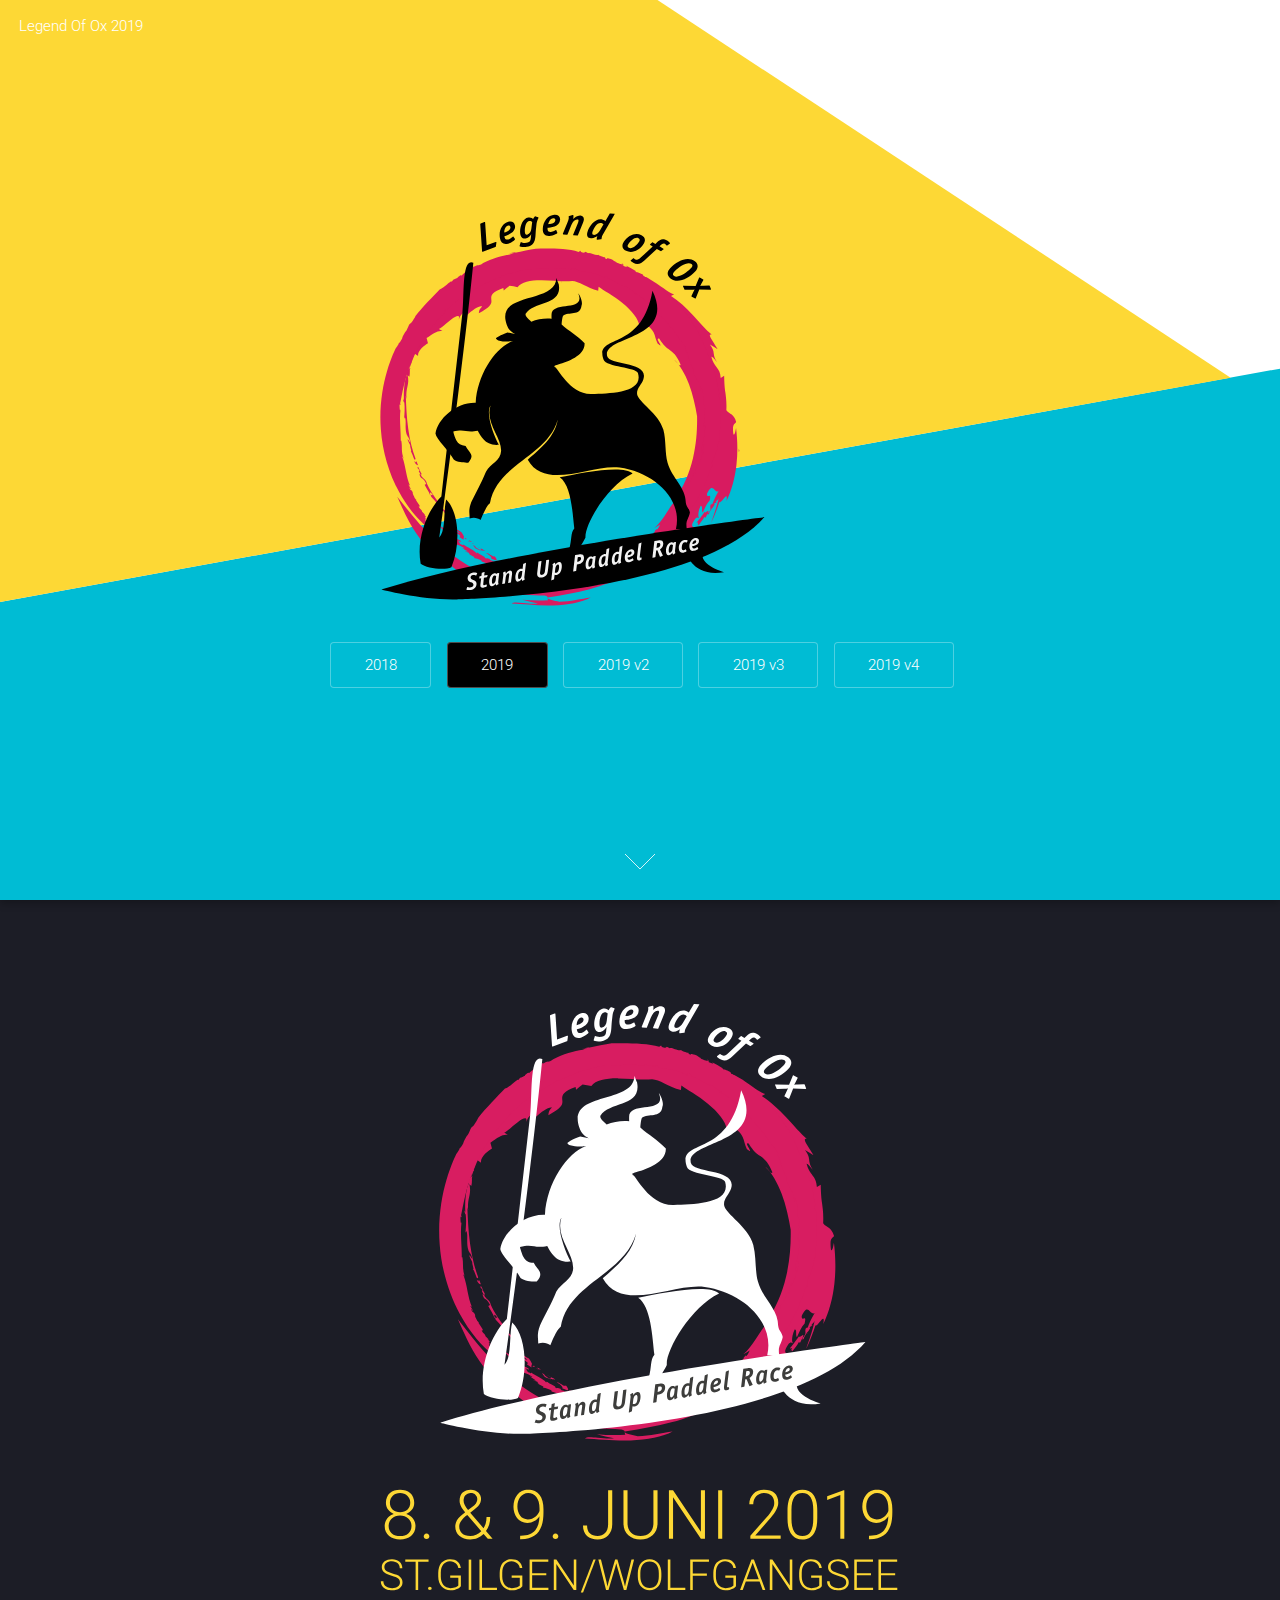
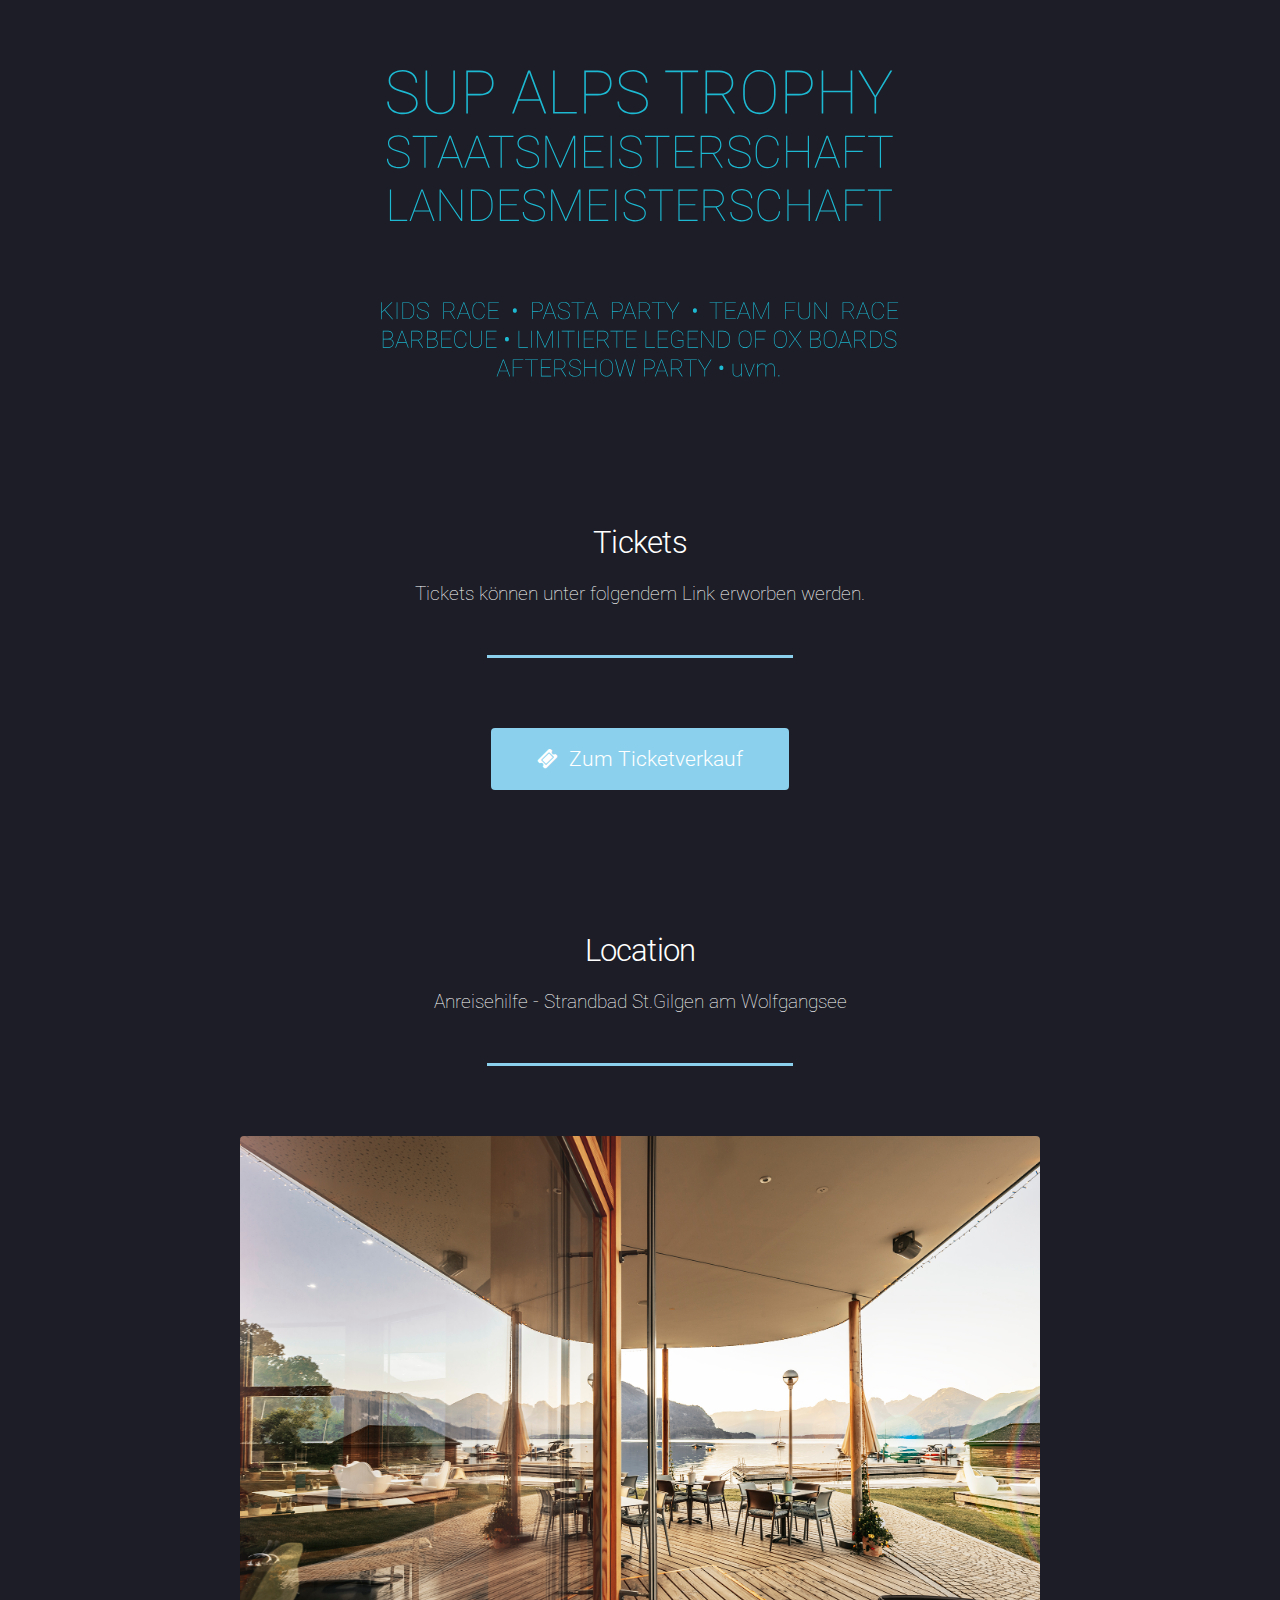
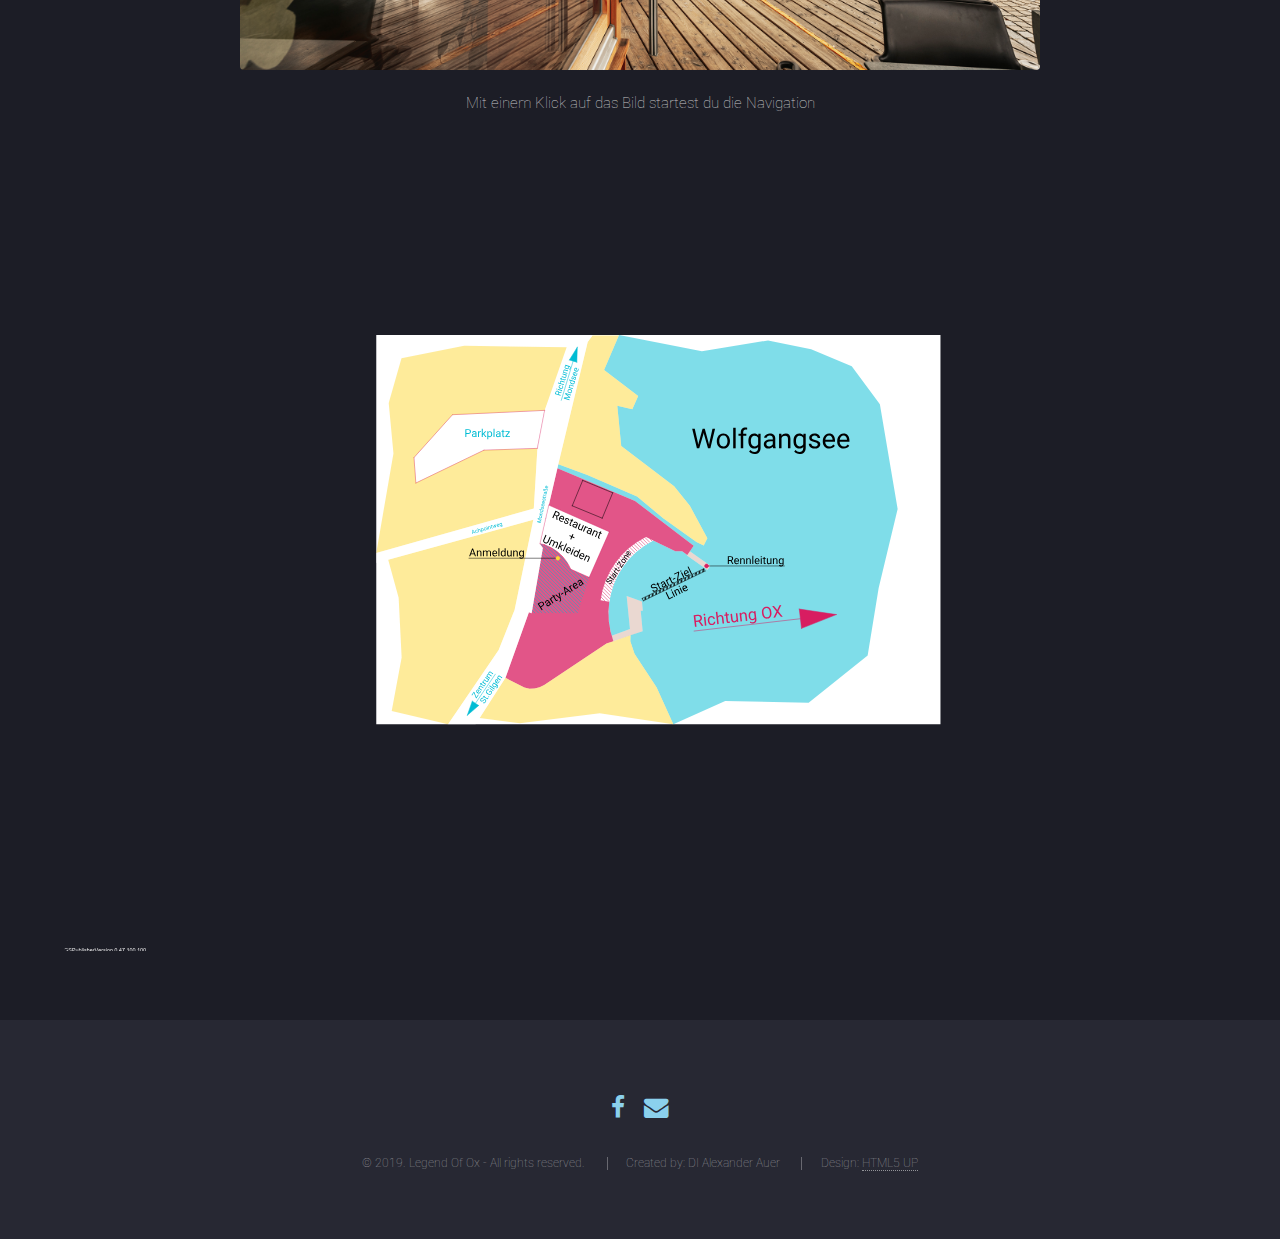
<file: index.html>
<!DOCTYPE HTML>
<!--
	Landed by HTML5 UP
	html5up.net | @ajlkn
	Free for personal and commercial use under the CCA 3.0 license (html5up.net/license)
-->
<html>
<head>
    <title>Legend Of Ox</title>
    <meta charset="utf-8"/>
    <meta name="viewport" content="width=device-width, initial-scale=1, user-scalable=no"/>
    <link rel="shortcut icon" type="image/x-icon" href="favicon.ico">
    <link rel="stylesheet" href="assets/css/main.css"/>
    <link rel="stylesheet" href="assets/css/flag-icon.css"/>
    <noscript>
        <link rel="stylesheet" href="assets/css/noscript.css"/>
    </noscript>
</head>
<body class="is-preload landing">
<div id="page-wrapper">
    <header id="header">
        <h1 id="logo"><a href="#">Legend Of Ox 2019</a></h1>
    </header>

    <!-- Banner -->
    <section id="banner" style="background-image: url(images/banner2019.svg);background-color: white;">
        <div class="content">
            <span class="image"><img src="images/legend_of_ox_logo_2019.svg" alt=""/></span>
            <header>
                <ul class="actions" style="display: inline-flex">
                    <li><a href="legendofox2018.html" class="button">2018</a></li>
                    <li><a href="index.html" class="button selectedButton">2019</a></li>
                    <li><a href="indexv2.html" class="button ">2019 v2</a></li>
                    <li><a href="indexv3.html" class="button ">2019 v3</a></li>
                    <li><a href="indexv4.html" class="button ">2019 v4</a></li>
                </ul>
            </header>
        </div>
        <a href="#one" class="goto-next scrolly">Next</a>
    </section>

    <!-- One -->
    <section id="one" class="wrapper style1 special fade-up">
        <div class="content">
            <div class="container">
                <!--<div style="display: inline-grid">-->
                <!--<span class="image"><img src="images/legend_of_ox_logo.svg" class="image" width="500px" style="margin: auto;"></span>-->
                <!--<span style="font-weight: bold;font-size: 40pt;color: #ffd603;display: inline-grid;vertical-align: middle;line-height: initial;">8. &amp; 9. JUNI 2019</span>-->
                <!--<span style="font-weight: bold;font-size: 25pt;color: #ffd603;display: inline-grid;vertical-align: middle;line-height: initial;">ST.GILGEN/WOLFGANGSEE</span>-->
                <!--<div style="font-size: 26.5pt;color: #3cc2be;display: inline-grid;vertical-align: middle;line-height: initial;margin-top: 1em;">-->
                <!--LANDESMEISTERSCHAFT-->
                <!--</div>-->
                <!--<div style="font-size: 27pt;color: #3cc2be;display: inline-grid;vertical-align: middle;line-height: initial;">-->
                <!--STAATSMEISTERSCHAFT-->
                <!--</div>-->

                <!--<div style="font-size: 36pt;color: #c2823c;display: inline-grid;vertical-align: middle;line-height: initial;">-->
                <!--SUP ALPS TROPHY-->
                <!--</div>-->
                <!--<div style="font-size: 26pt;color: #3cc2be;display: inline-grid;vertical-align: middle;line-height: initial;margin-top: 1em;border-top: 1px solid;margin: 1em 45px 0 45px;">-->
                <!--KIDS RACE • PASTA PARTY-->
                <!--</div>-->
                <!--<div style="font-size: 26pt;color: #3cc2be;display: inline-grid;vertical-align: middle;line-height: initial;margin-top: 1em;">-->
                <!--LEGEND OF OX BOARDS-->
                <!--</div>-->
                <!--<div style="font-size: 33pt;color: #3cc2be;display: inline-grid;vertical-align: middle;line-height: initial;font-weight: bold;">-->
                <!--AFTERSHOW PARTY-->
                <!--</div>-->
                <!--</div>-->
                <!-- <div style="display: inline-grid">
                     <span class="image"><img src="images/legend_of_ox_logo.svg" class="image" width="500px" style="margin: auto;"></span>
                     <span style="font-weight: bold;font-size: 40pt;color: #ffd603;display: inline-grid;vertical-align: middle;line-height: initial;">8. &amp; 9. JUNI 2019</span>
                     <span style="font-weight: bold;font-size: 25pt;color: #ffd603;display: inline-grid;vertical-align: middle;line-height: initial;">ST.GILGEN/WOLFGANGSEE</span>
                     <div style="font-size: 26.5pt;color: #3cc2be;display: inline-grid;vertical-align: middle;line-height: initial;margin-top: 1em;">
                         LANDESMEISTERSCHAFT • STAATSMEISTERSCHAFT
                     </div>
                     <div style="font-size: 26.5pt;color: #c2823c;display: inline-grid;vertical-align: middle;line-height: initial;">
                         SUP ALPS TROPHY
                     </div>
                     <div style="font-size: 18pt;color: #3cc2be;display: inline-grid;vertical-align: middle;line-height: initial;/* margin-top: 0.5em; */border-top: 3px solid;margin: 1em 5.5em 0 5.5em;padding-top: 0.2em;">
                         KIDS RACE • PASTA PARTY • LEGEND OF OX BOARDS
                     </div>
                     <div style="font-size: 18pt;color: #3cc2be;display: inline-grid;vertical-align: middle;line-height: initial;/* font-weight: bold; */">
                         AFTERSHOW PARTY
                     </div>
                 </div>-->
                <img src="images/plakat_mobile2.svg" width="100%" style="max-width: 35em;"/>
                <!--<img src="images/plakat.svg" width="80%"/>-->

            </div>
        </div>
        <a href="#location" class="goto-next scrolly">Next</a>
    </section>

    <section id="tickets" class="wrapper style1 special fade-up">
        <div class="content">
            <div class="container">
                <header class="major">
                    <h2>Tickets</h2>
                    <p>Tickets können unter folgendem Link erworben werden.</p>
                </header>
                <div class="box alt">
                    <div class="row gtr-50 gtr-uniform">
                        <div class="col-12">
                            <ul class="actions">
                                <li style="width: 100%;"><a
                                        href="https://www.stand-up-paddle-salzburg.at/rennen-the-legend-of-ox/" target="_blank"
                                        class="button primary large icon fa-ticket">Zum Ticketverkauf</a></li>
                            </ul>
                        </div>
                    </div>
                </div>
            </div>
        </div>
    </section>

    <section id="location" class="wrapper style1 special fade-up">
        <div class="content">
            <div class="container">
                <header class="major">
                    <h2>Location</h2>
                    <p>Anreisehilfe - Strandbad St.Gilgen am Wolfgangsee</p>
                </header>
                <div class="box alt">
                    <div class="row gtr-50 gtr-uniform">
                        <a href="https://www.google.at/maps/place/Brunnwind/@47.7690376,13.3658441,17z/data=!3m1!4b1!4m5!3m4!1s0x4776bad05294557b:0x25bad4da2746c5e8!8m2!3d47.7690376!4d13.3680328"
                           target="_blank" style="width: 100%;color: transparent;">
                            <div class="col-12"><span class="image fit" style="margin: 0;"><img style="max-width: 800px; margin: auto;" src="images/brunnwind.jpg"/></span></div>
                        </a>

                        <div class="col-12">Mit einem Klick auf das Bild startest du die Navigation</div>

                        <div class="col-12"><span class="image fit" style="margin: 0;"><img src="images/LOX%20Lageplan.svg" alt=""/></span></div>
                    </div>
                </div>
            </div>
        </div>
    </section>

    <!-- Footer -->
    <footer id="footer">
        <ul class="icons">
            <li><a href="https://www.facebook.com/events/364494620625593/" target="_blank"
                   class="icon fa-facebook"><span class="label">Facebook</span></a></li>
            <li><a href="mailto:info@legendofox.at" class="icon fa-envelope"><span class="label">E-Mail</span></a></li>
        </ul>
        <ul class="copyright">
            <li>&copy; 2019. Legend Of Ox - All rights reserved.</li>
            <li>Created by: DI Alexander Auer</li>
            <li>Design: <a href="http://html5up.net">HTML5 UP</a></li>
        </ul>
    </footer>
</div>

<!-- Scripts -->
<script src="assets/js/jquery.min.js"></script>
<script src="assets/js/jquery.scrolly.min.js"></script>
<script src="assets/js/jquery.dropotron.min.js"></script>
<script src="assets/js/jquery.scrollex.min.js"></script>
<script src="assets/js/browser.min.js"></script>
<script src="assets/js/breakpoints.min.js"></script>
<script src="assets/js/util.js"></script>
<script src="assets/js/main.js"></script>

<script src="assets/js/jquery.poptrox.min.js"></script>

</body>
</html>
</file>
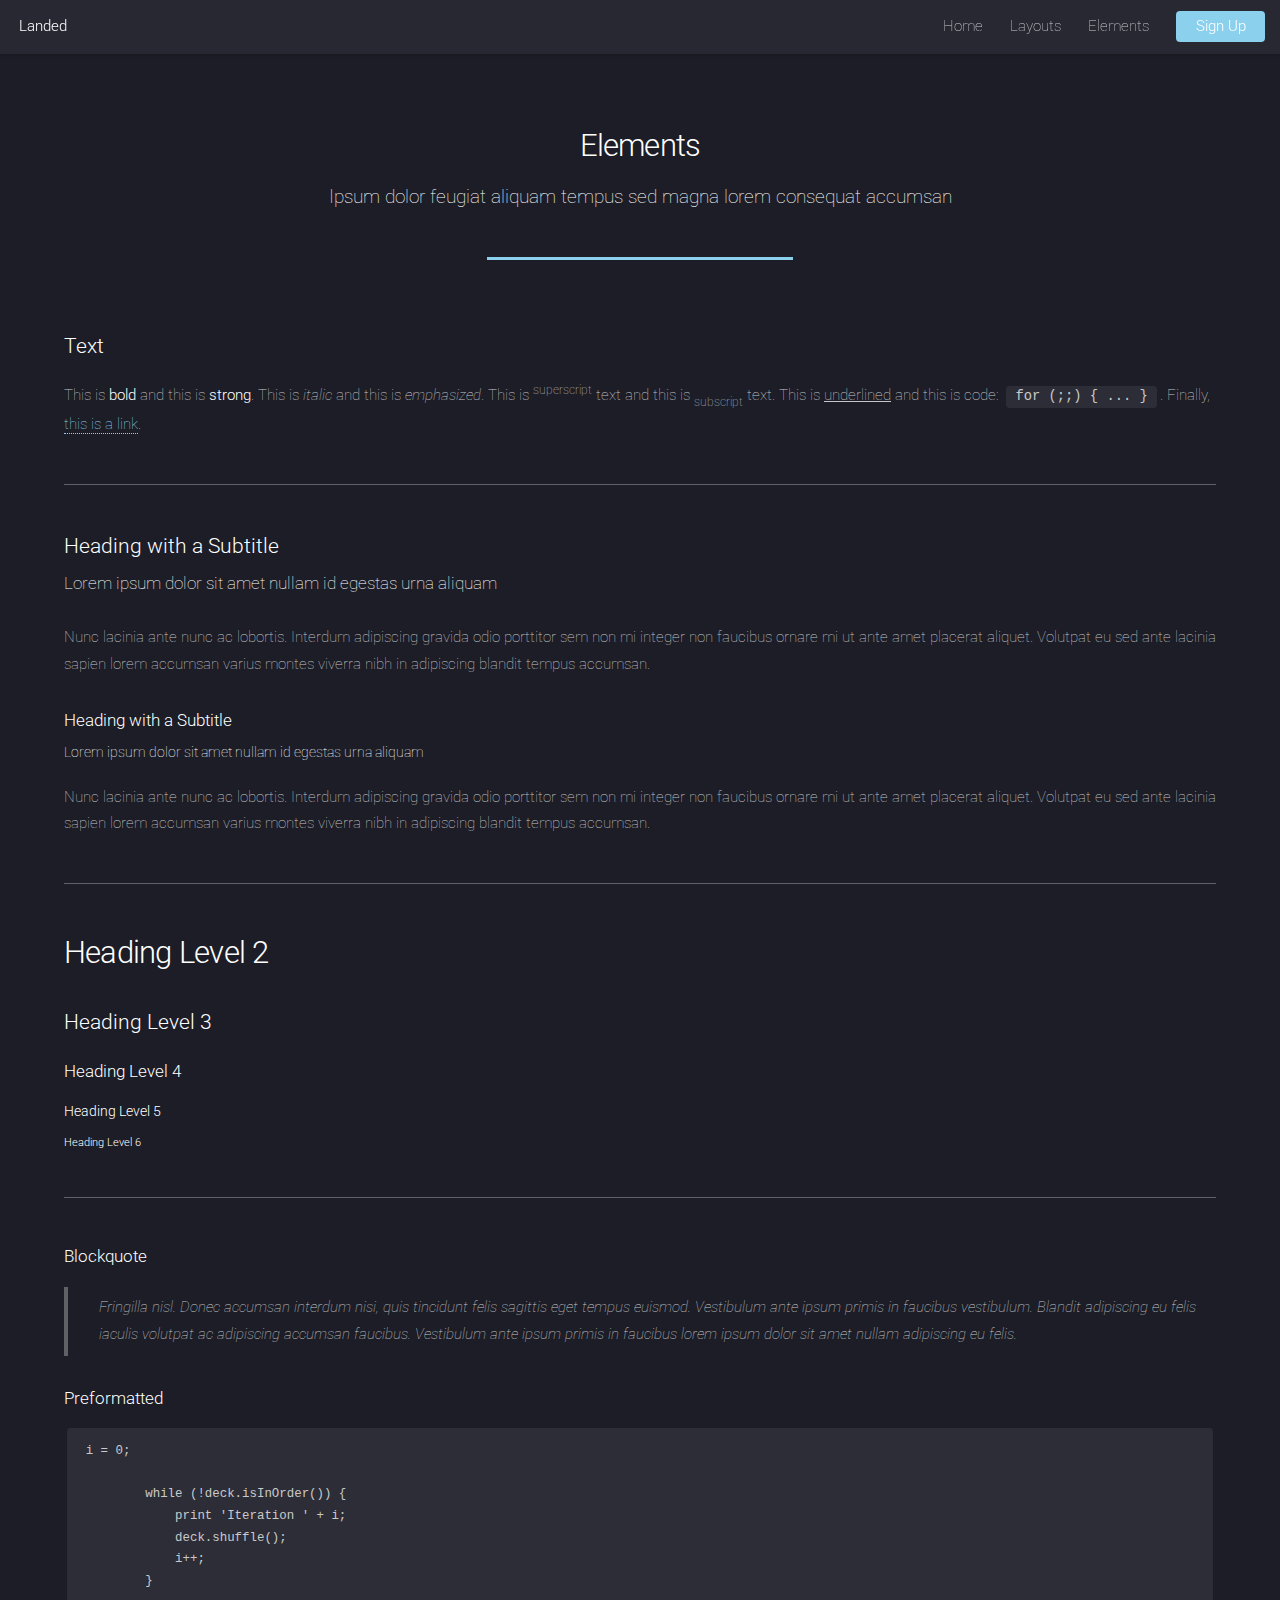
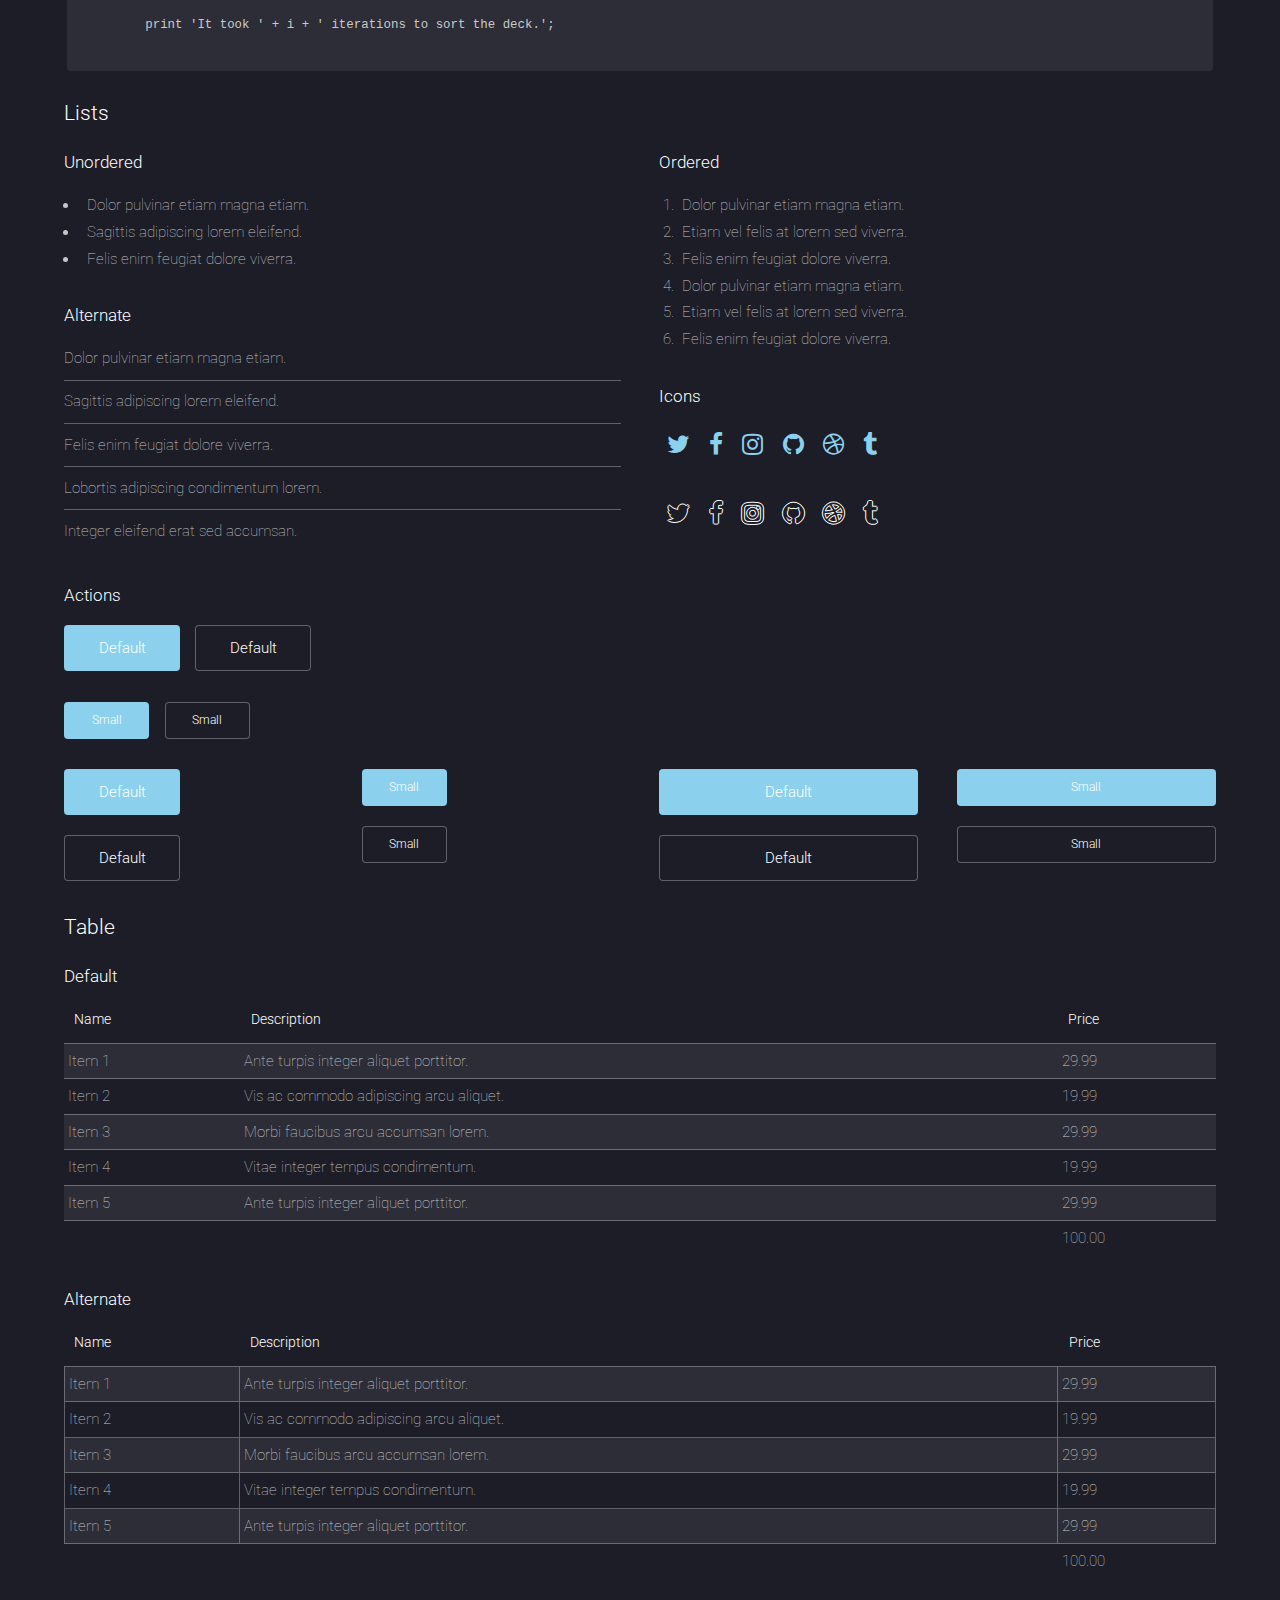
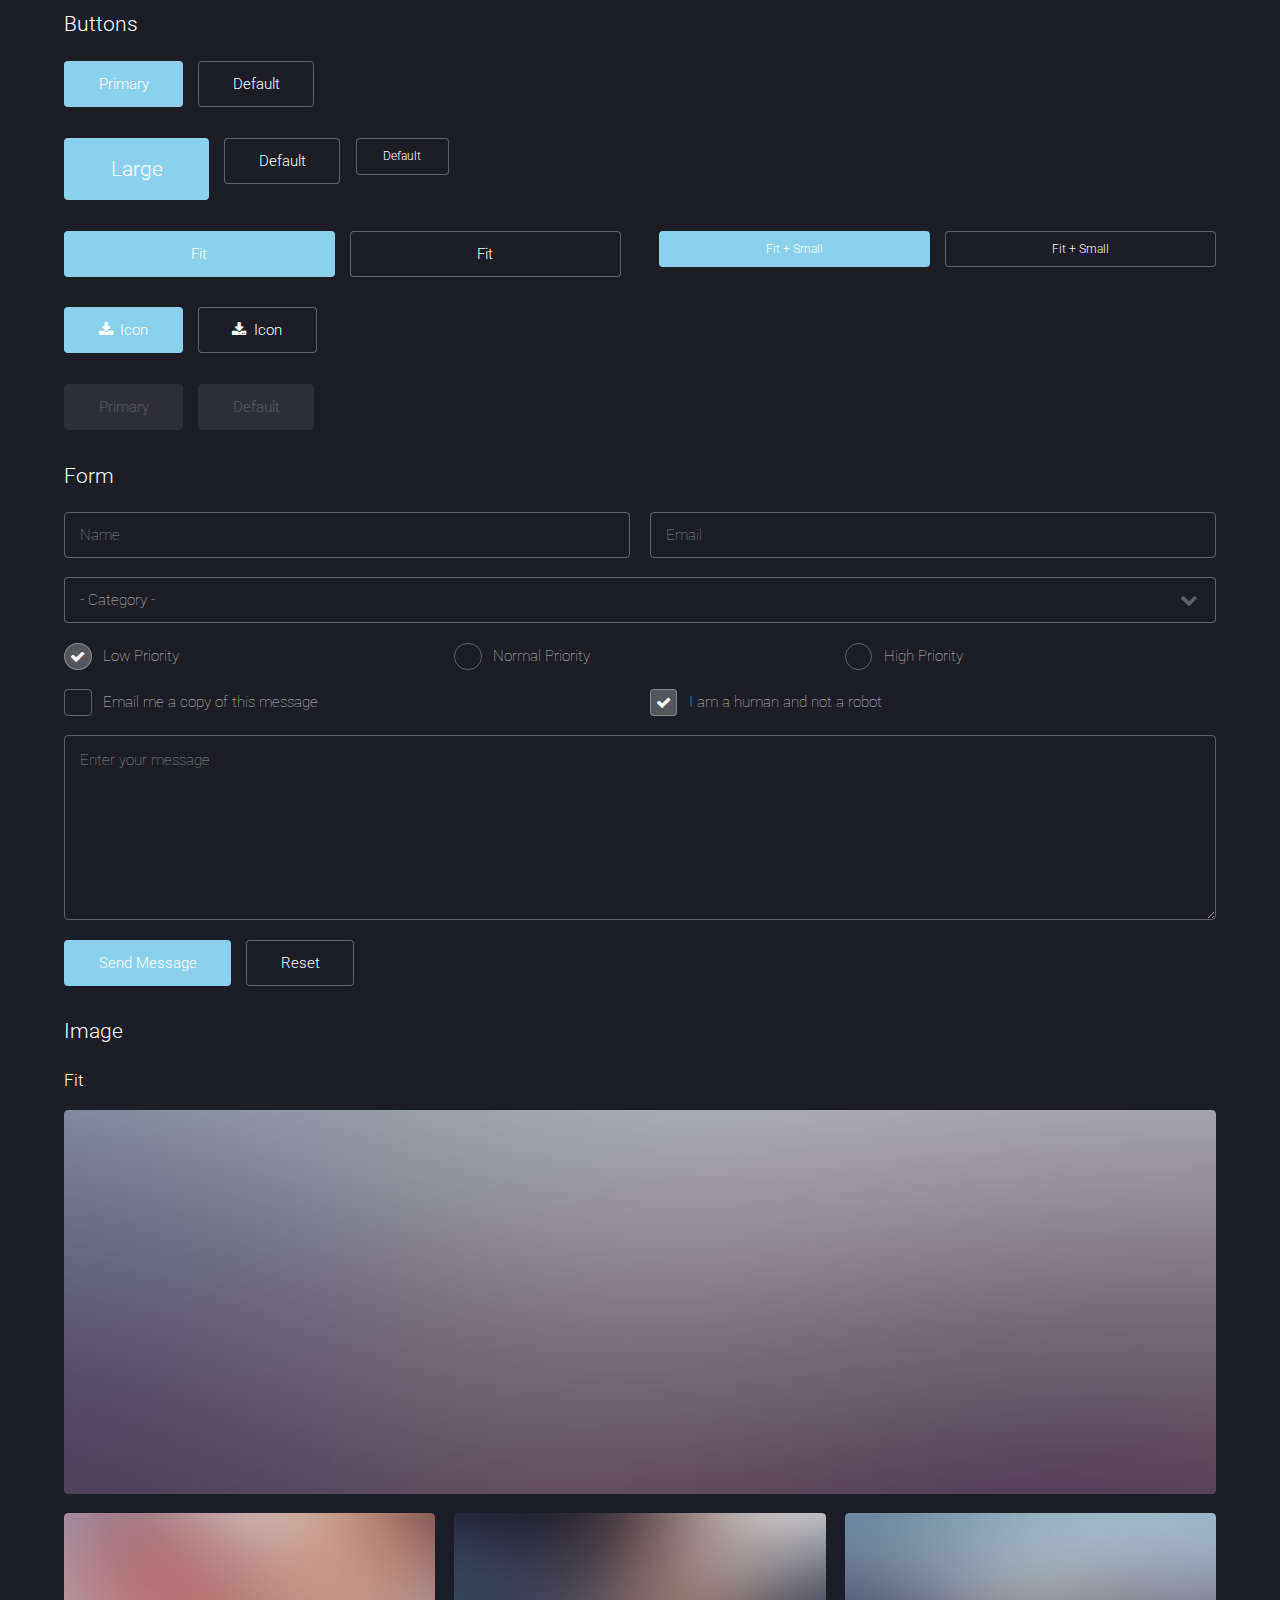
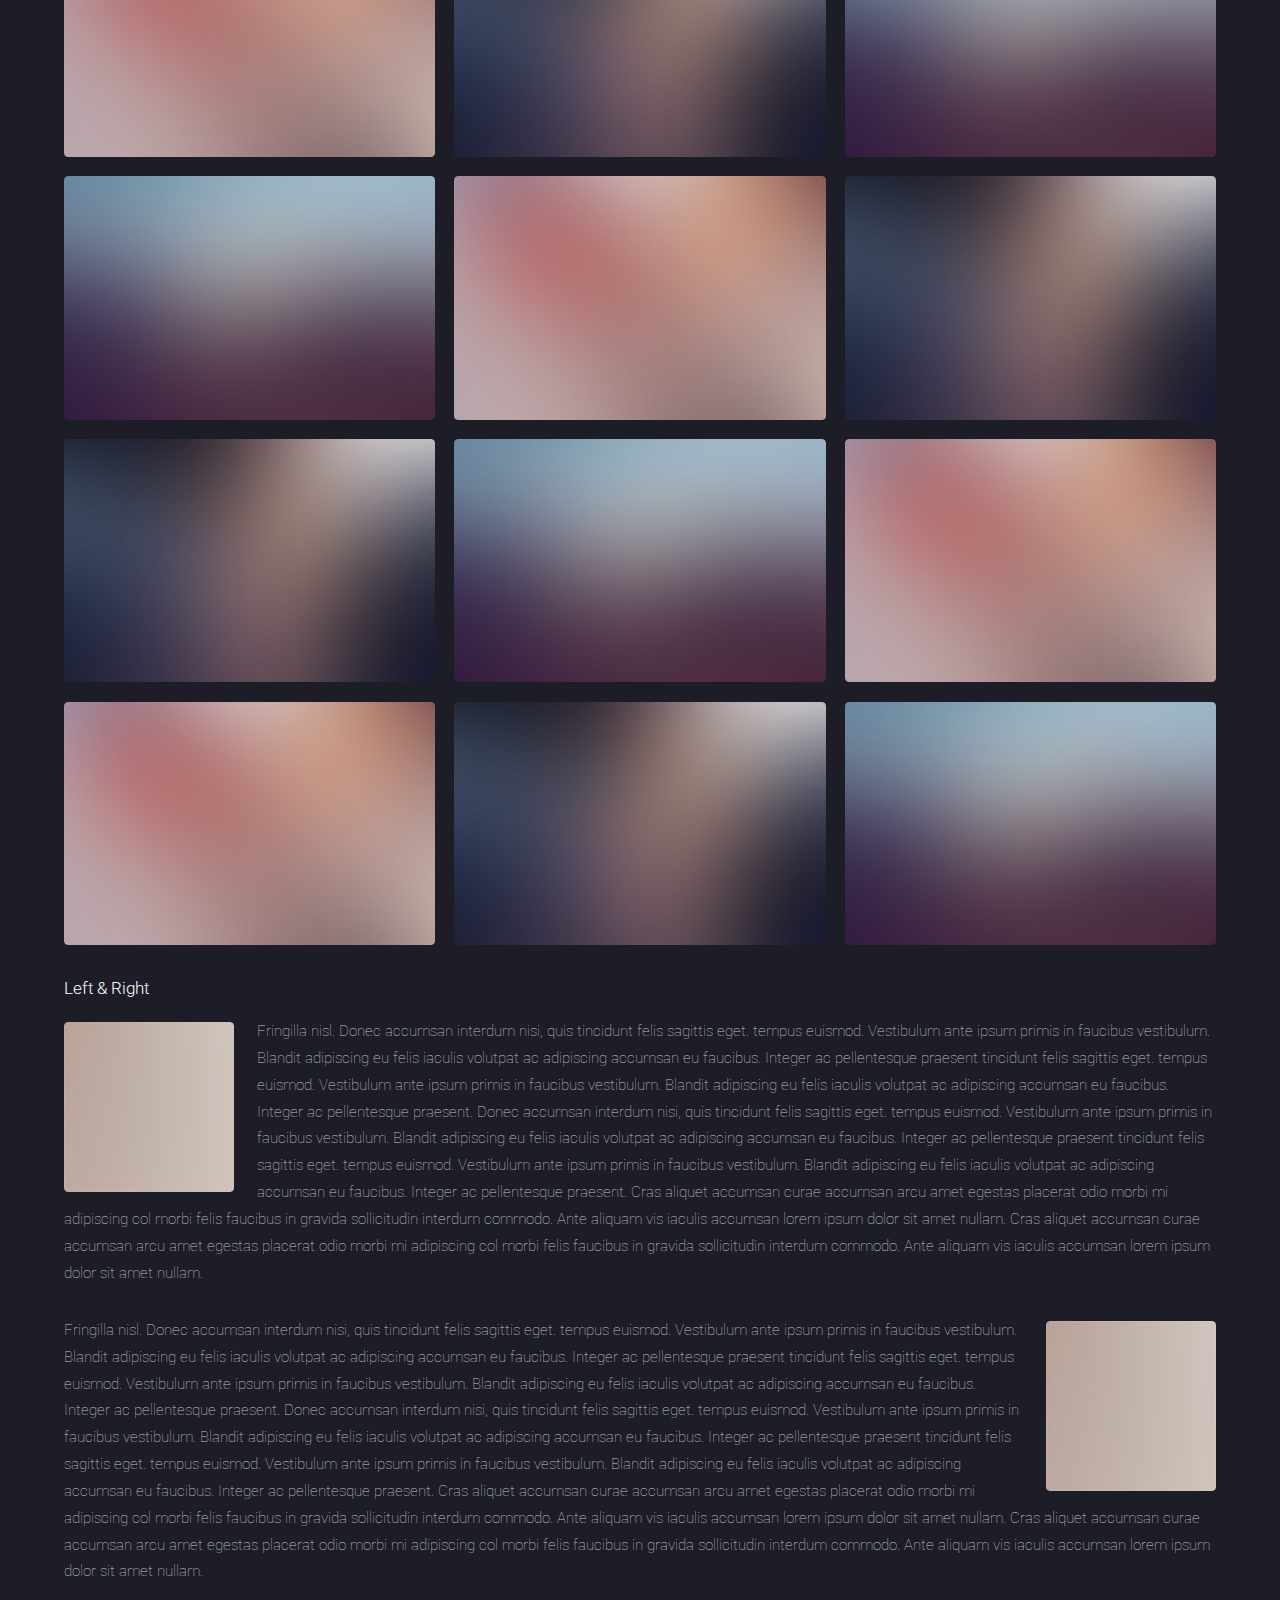
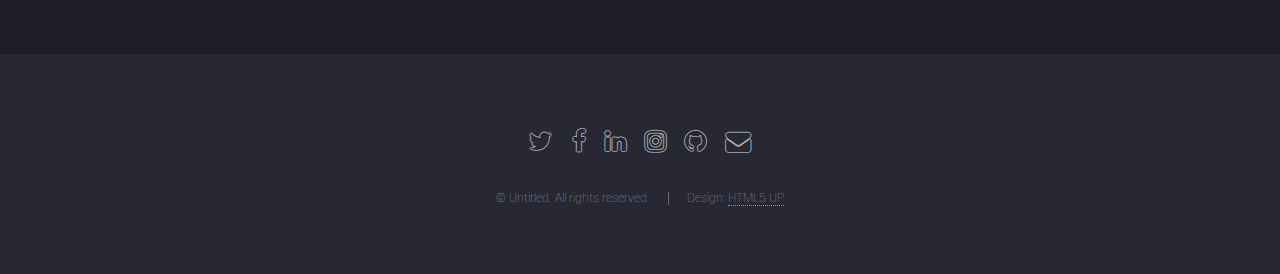
<file: elements.html>
<!DOCTYPE HTML>
<!--
	Landed by HTML5 UP
	html5up.net | @ajlkn
	Free for personal and commercial use under the CCA 3.0 license (html5up.net/license)
-->
<html>
	<head>
		<title>Elements - Landed by HTML5 UP</title>
		<meta charset="utf-8" />
		<meta name="viewport" content="width=device-width, initial-scale=1, user-scalable=no" />
		<link rel="stylesheet" href="assets/css/main.css" />
		<noscript><link rel="stylesheet" href="assets/css/noscript.css" /></noscript>
	</head>
	<body class="is-preload">
		<div id="page-wrapper">

			<!-- Header -->
				<header id="header">
					<h1 id="logo"><a href="index.html">Landed</a></h1>
					<nav id="nav">
						<ul>
							<li><a href="index.html">Home</a></li>
							<li>
								<a href="#">Layouts</a>
								<ul>
									<li><a href="left-sidebar.html">Left Sidebar</a></li>
									<li><a href="right-sidebar.html">Right Sidebar</a></li>
									<li><a href="no-sidebar.html">No Sidebar</a></li>
									<li>
										<a href="#">Submenu</a>
										<ul>
											<li><a href="#">Option 1</a></li>
											<li><a href="#">Option 2</a></li>
											<li><a href="#">Option 3</a></li>
											<li><a href="#">Option 4</a></li>
										</ul>
									</li>
								</ul>
							</li>
							<li><a href="elements.html">Elements</a></li>
							<li><a href="#" class="button primary">Sign Up</a></li>
						</ul>
					</nav>
				</header>

			<!-- Main -->
				<div id="main" class="wrapper style1">
					<div class="container">
						<header class="major">
							<h2>Elements</h2>
							<p>Ipsum dolor feugiat aliquam tempus sed magna lorem consequat accumsan</p>
						</header>

						<!-- Text -->
							<section>
								<h3>Text</h3>
								<p>This is <b>bold</b> and this is <strong>strong</strong>. This is <i>italic</i> and this is <em>emphasized</em>.
								This is <sup>superscript</sup> text and this is <sub>subscript</sub> text.
								This is <u>underlined</u> and this is code: <code>for (;;) { ... }</code>. Finally, <a href="#">this is a link</a>.</p>

								<hr />

								<header>
									<h3>Heading with a Subtitle</h3>
									<p>Lorem ipsum dolor sit amet nullam id egestas urna aliquam</p>
								</header>
								<p>Nunc lacinia ante nunc ac lobortis. Interdum adipiscing gravida odio porttitor sem non mi integer non faucibus ornare mi ut ante amet placerat aliquet. Volutpat eu sed ante lacinia sapien lorem accumsan varius montes viverra nibh in adipiscing blandit tempus accumsan.</p>
								<header>
									<h4>Heading with a Subtitle</h4>
									<p>Lorem ipsum dolor sit amet nullam id egestas urna aliquam</p>
								</header>
								<p>Nunc lacinia ante nunc ac lobortis. Interdum adipiscing gravida odio porttitor sem non mi integer non faucibus ornare mi ut ante amet placerat aliquet. Volutpat eu sed ante lacinia sapien lorem accumsan varius montes viverra nibh in adipiscing blandit tempus accumsan.</p>

								<hr />

								<h2>Heading Level 2</h2>
								<h3>Heading Level 3</h3>
								<h4>Heading Level 4</h4>
								<h5>Heading Level 5</h5>
								<h6>Heading Level 6</h6>

								<hr />

								<h4>Blockquote</h4>
								<blockquote>Fringilla nisl. Donec accumsan interdum nisi, quis tincidunt felis sagittis eget tempus euismod. Vestibulum ante ipsum primis in faucibus vestibulum. Blandit adipiscing eu felis iaculis volutpat ac adipiscing accumsan faucibus. Vestibulum ante ipsum primis in faucibus lorem ipsum dolor sit amet nullam adipiscing eu felis.</blockquote>

								<h4>Preformatted</h4>
								<pre><code>i = 0;

	while (!deck.isInOrder()) {
	    print 'Iteration ' + i;
	    deck.shuffle();
	    i++;
	}

	print 'It took ' + i + ' iterations to sort the deck.';
	</code></pre>
							</section>

						<!-- Lists -->
							<section>
								<h3>Lists</h3>
								<div class="row">
									<div class="col-6 col-12-xsmall">

										<h4>Unordered</h4>
										<ul>
											<li>Dolor pulvinar etiam magna etiam.</li>
											<li>Sagittis adipiscing lorem eleifend.</li>
											<li>Felis enim feugiat dolore viverra.</li>
										</ul>

										<h4>Alternate</h4>
										<ul class="alt">
											<li>Dolor pulvinar etiam magna etiam.</li>
											<li>Sagittis adipiscing lorem eleifend.</li>
											<li>Felis enim feugiat dolore viverra.</li>
											<li>Lobortis adipiscing condimentum lorem.</li>
											<li>Integer eleifend erat sed accumsan.</li>
										</ul>

									</div>
									<div class="col-6 col-12-xsmall">

										<h4>Ordered</h4>
										<ol>
											<li>Dolor pulvinar etiam magna etiam.</li>
											<li>Etiam vel felis at lorem sed viverra.</li>
											<li>Felis enim feugiat dolore viverra.</li>
											<li>Dolor pulvinar etiam magna etiam.</li>
											<li>Etiam vel felis at lorem sed viverra.</li>
											<li>Felis enim feugiat dolore viverra.</li>
										</ol>

										<h4>Icons</h4>
										<ul class="icons">
											<li><a href="#" class="icon fa-twitter"><span class="label">Twitter</span></a></li>
											<li><a href="#" class="icon fa-facebook"><span class="label">Facebook</span></a></li>
											<li><a href="#" class="icon fa-instagram"><span class="label">Instagram</span></a></li>
											<li><a href="#" class="icon fa-github"><span class="label">Github</span></a></li>
											<li><a href="#" class="icon fa-dribbble"><span class="label">Dribbble</span></a></li>
											<li><a href="#" class="icon fa-tumblr"><span class="label">Tumblr</span></a></li>
										</ul>
										<ul class="icons">
											<li><a href="#" class="icon alt fa-twitter"><span class="label">Twitter</span></a></li>
											<li><a href="#" class="icon alt fa-facebook"><span class="label">Facebook</span></a></li>
											<li><a href="#" class="icon alt fa-instagram"><span class="label">Instagram</span></a></li>
											<li><a href="#" class="icon alt fa-github"><span class="label">Github</span></a></li>
											<li><a href="#" class="icon alt fa-dribbble"><span class="label">Dribbble</span></a></li>
											<li><a href="#" class="icon alt fa-tumblr"><span class="label">Tumblr</span></a></li>
										</ul>

									</div>
								</div>

								<h4>Actions</h4>
								<ul class="actions">
									<li><a href="#" class="button primary">Default</a></li>
									<li><a href="#" class="button">Default</a></li>
								</ul>
								<ul class="actions small">
									<li><a href="#" class="button primary small">Small</a></li>
									<li><a href="#" class="button small">Small</a></li>
								</ul>
								<div class="row">
									<div class="col-3 col-6-medium col-12-xsmall">
										<ul class="actions stacked">
											<li><a href="#" class="button primary">Default</a></li>
											<li><a href="#" class="button">Default</a></li>
										</ul>
									</div>
									<div class="col-3 col-6-medium col-12-xsmall">
										<ul class="actions stacked">
											<li><a href="#" class="button primary small">Small</a></li>
											<li><a href="#" class="button small">Small</a></li>
										</ul>
									</div>
									<div class="col-3 col-6-medium col-12-xsmall">
										<ul class="actions stacked">
											<li><a href="#" class="button primary fit">Default</a></li>
											<li><a href="#" class="button fit">Default</a></li>
										</ul>
									</div>
									<div class="col-3 col-6-medium col-12-xsmall">
										<ul class="actions stacked">
											<li><a href="#" class="button primary small fit">Small</a></li>
											<li><a href="#" class="button small fit">Small</a></li>
										</ul>
									</div>
								</div>
							</section>

						<!-- Table -->
							<section>
								<h3>Table</h3>
								<h4>Default</h4>
								<div class="table-wrapper">
									<table>
										<thead>
											<tr>
												<th>Name</th>
												<th>Description</th>
												<th>Price</th>
											</tr>
										</thead>
										<tbody>
											<tr>
												<td>Item 1</td>
												<td>Ante turpis integer aliquet porttitor.</td>
												<td>29.99</td>
											</tr>
											<tr>
												<td>Item 2</td>
												<td>Vis ac commodo adipiscing arcu aliquet.</td>
												<td>19.99</td>
											</tr>
											<tr>
												<td>Item 3</td>
												<td> Morbi faucibus arcu accumsan lorem.</td>
												<td>29.99</td>
											</tr>
											<tr>
												<td>Item 4</td>
												<td>Vitae integer tempus condimentum.</td>
												<td>19.99</td>
											</tr>
											<tr>
												<td>Item 5</td>
												<td>Ante turpis integer aliquet porttitor.</td>
												<td>29.99</td>
											</tr>
										</tbody>
										<tfoot>
											<tr>
												<td colspan="2"></td>
												<td>100.00</td>
											</tr>
										</tfoot>
									</table>
								</div>
								<h4>Alternate</h4>
								<div class="table-wrapper">
									<table class="alt">
										<thead>
											<tr>
												<th>Name</th>
												<th>Description</th>
												<th>Price</th>
											</tr>
										</thead>
										<tbody>
											<tr>
												<td>Item 1</td>
												<td>Ante turpis integer aliquet porttitor.</td>
												<td>29.99</td>
											</tr>
											<tr>
												<td>Item 2</td>
												<td>Vis ac commodo adipiscing arcu aliquet.</td>
												<td>19.99</td>
											</tr>
											<tr>
												<td>Item 3</td>
												<td> Morbi faucibus arcu accumsan lorem.</td>
												<td>29.99</td>
											</tr>
											<tr>
												<td>Item 4</td>
												<td>Vitae integer tempus condimentum.</td>
												<td>19.99</td>
											</tr>
											<tr>
												<td>Item 5</td>
												<td>Ante turpis integer aliquet porttitor.</td>
												<td>29.99</td>
											</tr>
										</tbody>
										<tfoot>
											<tr>
												<td colspan="2"></td>
												<td>100.00</td>
											</tr>
										</tfoot>
									</table>
								</div>
							</section>

						<!-- Buttons -->
							<section>
								<h3>Buttons</h3>
								<ul class="actions">
									<li><a href="#" class="button primary">Primary</a></li>
									<li><a href="#" class="button">Default</a></li>
								</ul>
								<ul class="actions">
									<li><a href="#" class="button primary large">Large</a></li>
									<li><a href="#" class="button">Default</a></li>
									<li><a href="#" class="button small">Default</a></li>
								</ul>
								<div class="row">
									<div class="col-6 col-12-xsmall">
										<ul class="actions fit">
											<li><a href="#" class="button primary fit">Fit</a></li>
											<li><a href="#" class="button fit">Fit</a></li>
										</ul>
									</div>
									<div class="col-6 col-12-xsmall">
										<ul class="actions fit small">
											<li><a href="#" class="button primary fit small">Fit + Small</a></li>
											<li><a href="#" class="button fit small">Fit + Small</a></li>
										</ul>
									</div>
								</div>
								<ul class="actions">
									<li><a href="#" class="button primary icon fa-download">Icon</a></li>
									<li><a href="#" class="button icon fa-download">Icon</a></li>
								</ul>
								<ul class="actions">
									<li><span class="button primary disabled">Primary</span></li>
									<li><span class="button disabled">Default</span></li>
								</ul>
							</section>

						<!-- Form -->
							<section>
								<h3>Form</h3>
								<form method="post" action="#">
									<div class="row gtr-uniform gtr-50">
										<div class="col-6 col-12-xsmall">
											<input type="text" name="name" id="name" value="" placeholder="Name" />
										</div>
										<div class="col-6 col-12-xsmall">
											<input type="email" name="email" id="email" value="" placeholder="Email" />
										</div>
										<div class="col-12">
											<select name="category" id="category">
												<option value="">- Category -</option>
												<option value="1">Manufacturing</option>
												<option value="1">Shipping</option>
												<option value="1">Administration</option>
												<option value="1">Human Resources</option>
											</select>
										</div>
										<div class="col-4 col-12-medium">
											<input type="radio" id="priority-low" name="priority" checked>
											<label for="priority-low">Low Priority</label>
										</div>
										<div class="col-4 col-12-medium">
											<input type="radio" id="priority-normal" name="priority">
											<label for="priority-normal">Normal Priority</label>
										</div>
										<div class="col-4 col-12-medium">
											<input type="radio" id="priority-high" name="priority">
											<label for="priority-high">High Priority</label>
										</div>
										<div class="col-6 col-12-medium">
											<input type="checkbox" id="copy" name="copy">
											<label for="copy">Email me a copy of this message</label>
										</div>
										<div class="col-6 col-12-medium">
											<input type="checkbox" id="human" name="human" checked>
											<label for="human">I am a human and not a robot</label>
										</div>
										<div class="col-12">
											<textarea name="message" id="message" placeholder="Enter your message" rows="6"></textarea>
										</div>
										<div class="col-12">
											<ul class="actions">
												<li><input type="submit" value="Send Message" class="primary" /></li>
												<li><input type="reset" value="Reset" /></li>
											</ul>
										</div>
									</div>
								</form>
							</section>

						<!-- Image -->
							<section>
								<h3>Image</h3>
								<h4>Fit</h4>
								<div class="box alt">
									<div class="row gtr-50 gtr-uniform">
										<div class="col-12"><span class="image fit"><img src="images/pic07.jpg" alt="" /></span></div>
										<div class="col-4 col-6-xsmall"><span class="image fit"><img src="images/pic02.jpg" alt="" /></span></div>
										<div class="col-4 col-6-xsmall"><span class="image fit"><img src="images/pic03.jpg" alt="" /></span></div>
										<div class="col-4 col-6-xsmall"><span class="image fit"><img src="images/pic04.jpg" alt="" /></span></div>
										<div class="col-4 col-6-xsmall"><span class="image fit"><img src="images/pic04.jpg" alt="" /></span></div>
										<div class="col-4 col-6-xsmall"><span class="image fit"><img src="images/pic02.jpg" alt="" /></span></div>
										<div class="col-4 col-6-xsmall"><span class="image fit"><img src="images/pic03.jpg" alt="" /></span></div>
										<div class="col-4 col-6-xsmall"><span class="image fit"><img src="images/pic03.jpg" alt="" /></span></div>
										<div class="col-4 col-6-xsmall"><span class="image fit"><img src="images/pic04.jpg" alt="" /></span></div>
										<div class="col-4 col-6-xsmall"><span class="image fit"><img src="images/pic02.jpg" alt="" /></span></div>
										<div class="col-4 col-6-xsmall"><span class="image fit"><img src="images/pic02.jpg" alt="" /></span></div>
										<div class="col-4 col-6-xsmall"><span class="image fit"><img src="images/pic03.jpg" alt="" /></span></div>
										<div class="col-4 col-6-xsmall"><span class="image fit"><img src="images/pic04.jpg" alt="" /></span></div>
									</div>
								</div>

								<h4>Left &amp; Right</h4>
								<p><span class="image left"><img src="images/pic08.jpg" alt="" /></span>Fringilla nisl. Donec accumsan interdum nisi, quis tincidunt felis sagittis eget. tempus euismod. Vestibulum ante ipsum primis in faucibus vestibulum. Blandit adipiscing eu felis iaculis volutpat ac adipiscing accumsan eu faucibus. Integer ac pellentesque praesent tincidunt felis sagittis eget. tempus euismod. Vestibulum ante ipsum primis in faucibus vestibulum. Blandit adipiscing eu felis iaculis volutpat ac adipiscing accumsan eu faucibus. Integer ac pellentesque praesent. Donec accumsan interdum nisi, quis tincidunt felis sagittis eget. tempus euismod. Vestibulum ante ipsum primis in faucibus vestibulum. Blandit adipiscing eu felis iaculis volutpat ac adipiscing accumsan eu faucibus. Integer ac pellentesque praesent tincidunt felis sagittis eget. tempus euismod. Vestibulum ante ipsum primis in faucibus vestibulum. Blandit adipiscing eu felis iaculis volutpat ac adipiscing accumsan eu faucibus. Integer ac pellentesque praesent. Cras aliquet accumsan curae accumsan arcu amet egestas placerat odio morbi mi adipiscing col morbi felis faucibus in gravida sollicitudin interdum commodo. Ante aliquam vis iaculis accumsan lorem ipsum dolor sit amet nullam. Cras aliquet accumsan curae accumsan arcu amet egestas placerat odio morbi mi adipiscing col morbi felis faucibus in gravida sollicitudin interdum commodo. Ante aliquam vis iaculis accumsan lorem ipsum dolor sit amet nullam.</p>
								<p><span class="image right"><img src="images/pic08.jpg" alt="" /></span>Fringilla nisl. Donec accumsan interdum nisi, quis tincidunt felis sagittis eget. tempus euismod. Vestibulum ante ipsum primis in faucibus vestibulum. Blandit adipiscing eu felis iaculis volutpat ac adipiscing accumsan eu faucibus. Integer ac pellentesque praesent tincidunt felis sagittis eget. tempus euismod. Vestibulum ante ipsum primis in faucibus vestibulum. Blandit adipiscing eu felis iaculis volutpat ac adipiscing accumsan eu faucibus. Integer ac pellentesque praesent. Donec accumsan interdum nisi, quis tincidunt felis sagittis eget. tempus euismod. Vestibulum ante ipsum primis in faucibus vestibulum. Blandit adipiscing eu felis iaculis volutpat ac adipiscing accumsan eu faucibus. Integer ac pellentesque praesent tincidunt felis sagittis eget. tempus euismod. Vestibulum ante ipsum primis in faucibus vestibulum. Blandit adipiscing eu felis iaculis volutpat ac adipiscing accumsan eu faucibus. Integer ac pellentesque praesent. Cras aliquet accumsan curae accumsan arcu amet egestas placerat odio morbi mi adipiscing col morbi felis faucibus in gravida sollicitudin interdum commodo. Ante aliquam vis iaculis accumsan lorem ipsum dolor sit amet nullam. Cras aliquet accumsan curae accumsan arcu amet egestas placerat odio morbi mi adipiscing col morbi felis faucibus in gravida sollicitudin interdum commodo. Ante aliquam vis iaculis accumsan lorem ipsum dolor sit amet nullam.</p>
							</section>

					</div>
				</div>

			<!-- Footer -->
				<footer id="footer">
					<ul class="icons">
						<li><a href="#" class="icon alt fa-twitter"><span class="label">Twitter</span></a></li>
						<li><a href="#" class="icon alt fa-facebook"><span class="label">Facebook</span></a></li>
						<li><a href="#" class="icon alt fa-linkedin"><span class="label">LinkedIn</span></a></li>
						<li><a href="#" class="icon alt fa-instagram"><span class="label">Instagram</span></a></li>
						<li><a href="#" class="icon alt fa-github"><span class="label">GitHub</span></a></li>
						<li><a href="#" class="icon alt fa-envelope"><span class="label">Email</span></a></li>
					</ul>
					<ul class="copyright">
						<li>&copy; Untitled. All rights reserved.</li><li>Design: <a href="http://html5up.net">HTML5 UP</a></li>
					</ul>
				</footer>

		</div>

		<!-- Scripts -->
			<script src="assets/js/jquery.min.js"></script>
			<script src="assets/js/jquery.scrolly.min.js"></script>
			<script src="assets/js/jquery.dropotron.min.js"></script>
			<script src="assets/js/jquery.scrollex.min.js"></script>
			<script src="assets/js/browser.min.js"></script>
			<script src="assets/js/breakpoints.min.js"></script>
			<script src="assets/js/util.js"></script>
			<script src="assets/js/main.js"></script>

	</body>
</html>
</file>
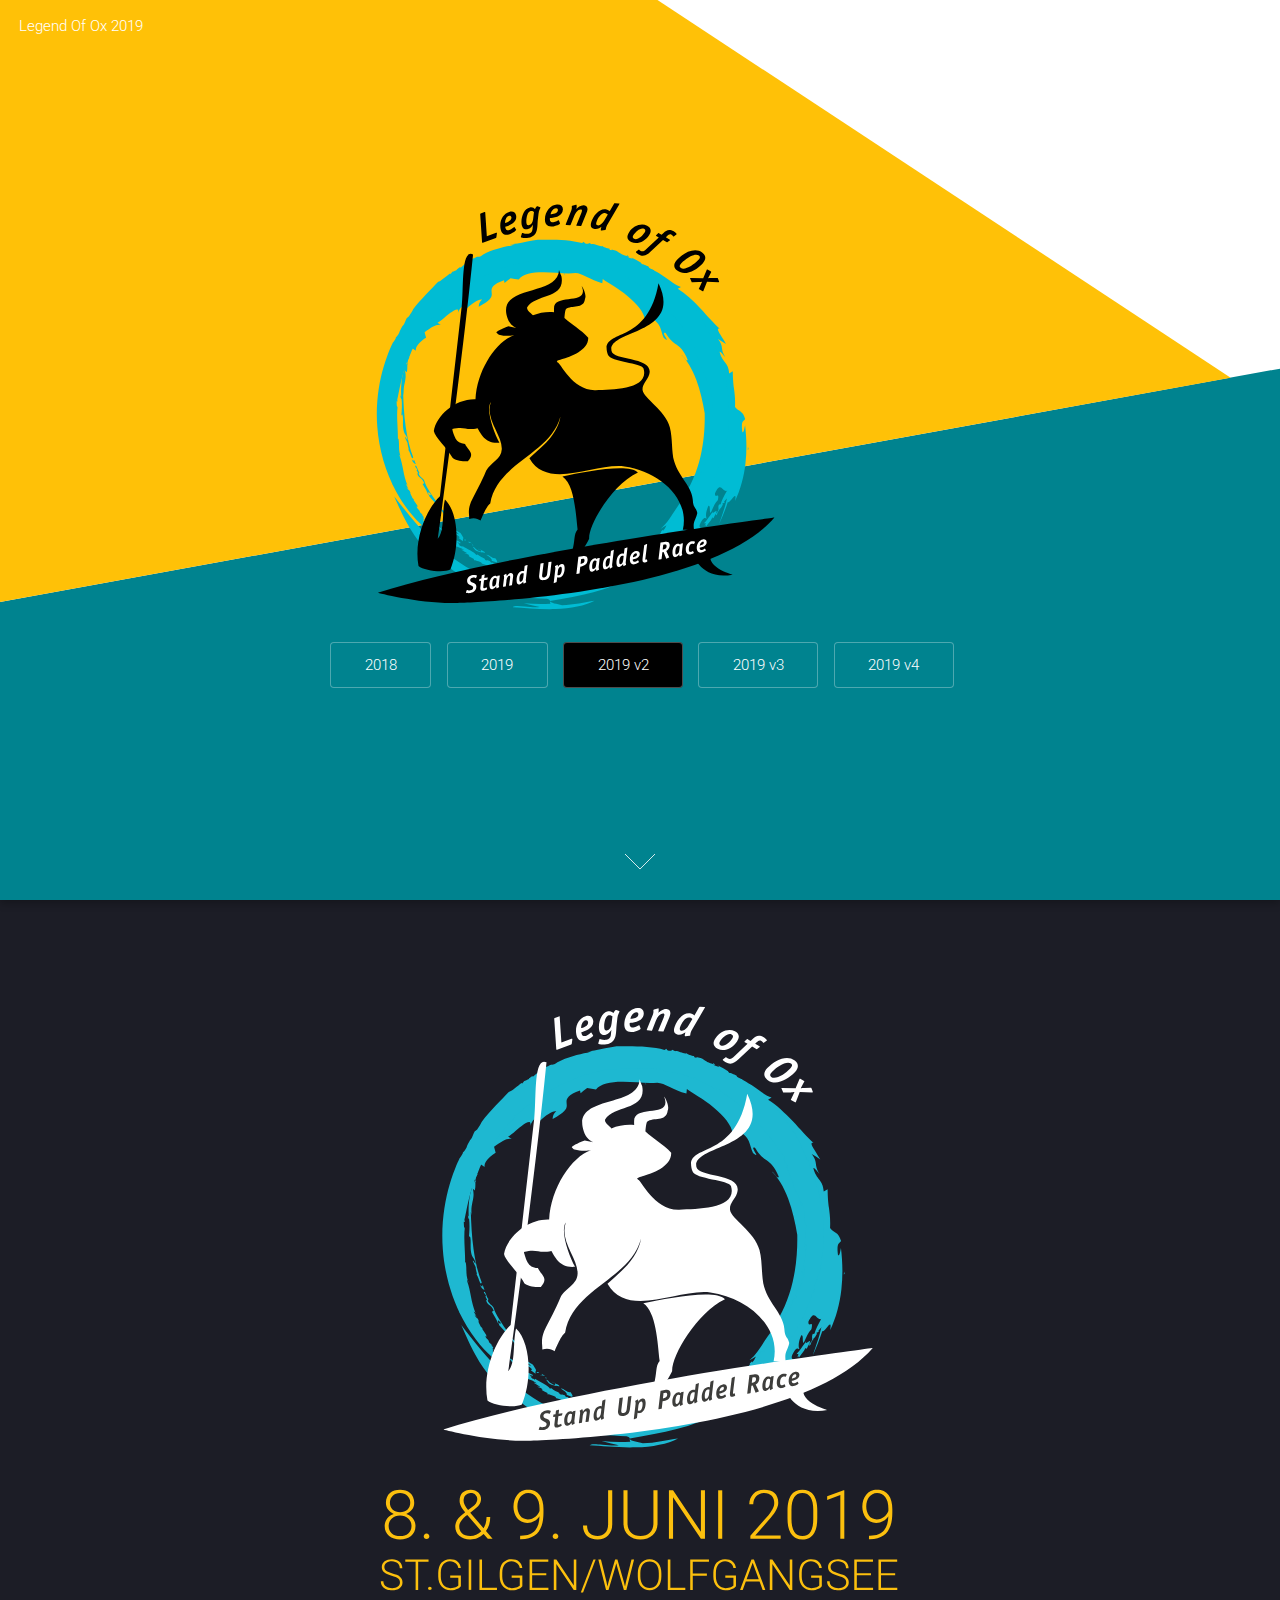
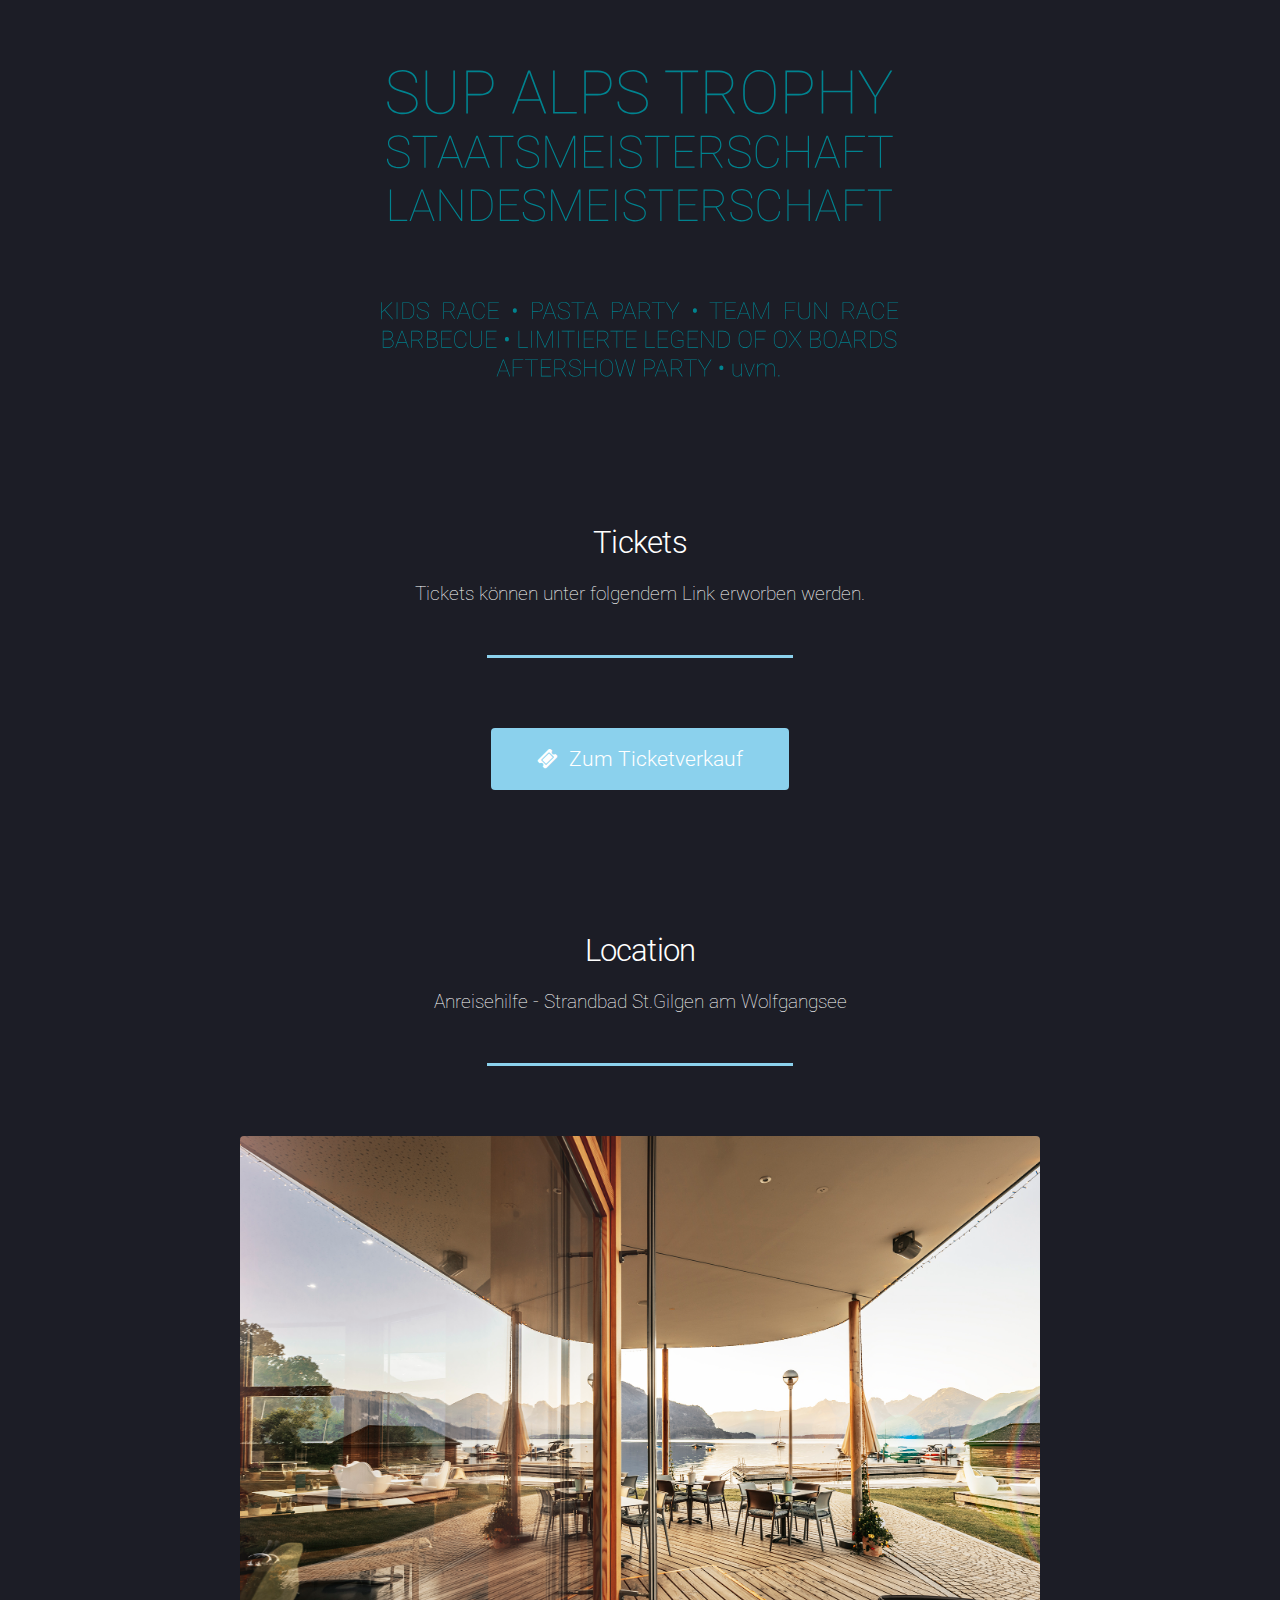
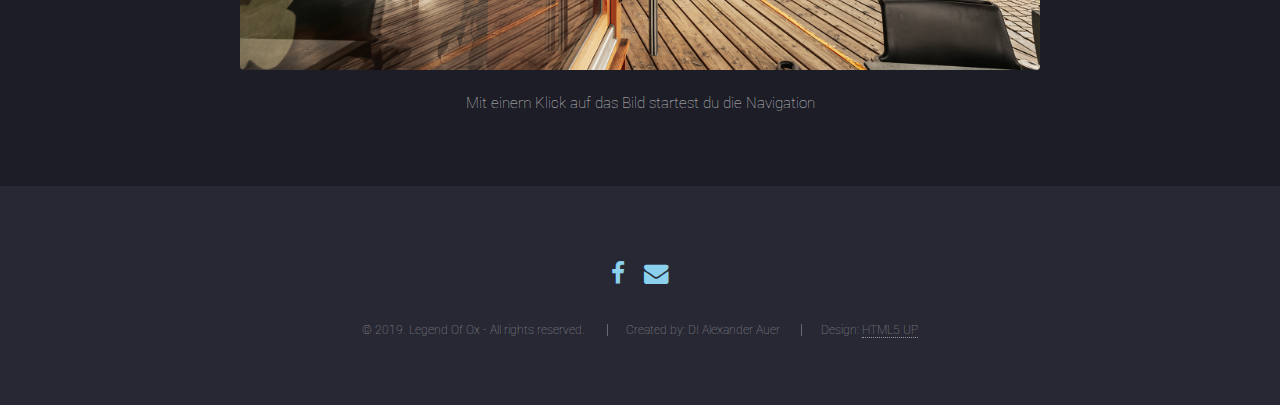
<file: indexv2.html>
<!DOCTYPE HTML>
<!--
	Landed by HTML5 UP
	html5up.net | @ajlkn
	Free for personal and commercial use under the CCA 3.0 license (html5up.net/license)
-->
<html>
<head>
    <title>Legend Of Ox</title>
    <meta charset="utf-8"/>
    <meta name="viewport" content="width=device-width, initial-scale=1, user-scalable=no"/>
    <link rel="shortcut icon" type="image/x-icon" href="favicon.ico">
    <link rel="stylesheet" href="assets/css/main.css"/>
    <link rel="stylesheet" href="assets/css/flag-icon.css"/>
    <noscript>
        <link rel="stylesheet" href="assets/css/noscript.css"/>
    </noscript>
</head>
<body class="is-preload landing">
<div id="page-wrapper">
    <header id="header">
        <h1 id="logo"><a href="#">Legend Of Ox 2019</a></h1>
    </header>

    <!-- Banner -->
    <section id="banner" style="background-image: url(images/banner2019_v2.svg);background-color: white;">
        <div class="content">
            <span class="image"><img src="images/legend_of_ox_logo_2019_v2.svg" alt=""/></span>
            <header>
                <ul class="actions" style="display: inline-flex">
                    <li><a href="legendofox2018.html" class="button">2018</a></li>
                    <li><a href="index.html" class="button ">2019</a></li>
                    <li><a href="indexv2.html" class="button selectedButton">2019 v2</a></li>
                    <li><a href="indexv3.html" class="button ">2019 v3</a></li>
                    <li><a href="indexv4.html" class="button ">2019 v4</a></li>
                </ul>
            </header>
        </div>
        <a href="#one" class="goto-next scrolly">Next</a>
    </section>

    <!-- One -->
    <section id="one" class="wrapper style1 special fade-up">
        <div class="content">
            <div class="container">
                <!--<div style="display: inline-grid">-->
                <!--<span class="image"><img src="images/legend_of_ox_logo.svg" class="image" width="500px" style="margin: auto;"></span>-->
                <!--<span style="font-weight: bold;font-size: 40pt;color: #ffd603;display: inline-grid;vertical-align: middle;line-height: initial;">8. &amp; 9. JUNI 2019</span>-->
                <!--<span style="font-weight: bold;font-size: 25pt;color: #ffd603;display: inline-grid;vertical-align: middle;line-height: initial;">ST.GILGEN/WOLFGANGSEE</span>-->
                <!--<div style="font-size: 26.5pt;color: #3cc2be;display: inline-grid;vertical-align: middle;line-height: initial;margin-top: 1em;">-->
                <!--LANDESMEISTERSCHAFT-->
                <!--</div>-->
                <!--<div style="font-size: 27pt;color: #3cc2be;display: inline-grid;vertical-align: middle;line-height: initial;">-->
                <!--STAATSMEISTERSCHAFT-->
                <!--</div>-->

                <!--<div style="font-size: 36pt;color: #c2823c;display: inline-grid;vertical-align: middle;line-height: initial;">-->
                <!--SUP ALPS TROPHY-->
                <!--</div>-->
                <!--<div style="font-size: 26pt;color: #3cc2be;display: inline-grid;vertical-align: middle;line-height: initial;margin-top: 1em;border-top: 1px solid;margin: 1em 45px 0 45px;">-->
                <!--KIDS RACE • PASTA PARTY-->
                <!--</div>-->
                <!--<div style="font-size: 26pt;color: #3cc2be;display: inline-grid;vertical-align: middle;line-height: initial;margin-top: 1em;">-->
                <!--LEGEND OF OX BOARDS-->
                <!--</div>-->
                <!--<div style="font-size: 33pt;color: #3cc2be;display: inline-grid;vertical-align: middle;line-height: initial;font-weight: bold;">-->
                <!--AFTERSHOW PARTY-->
                <!--</div>-->
                <!--</div>-->
                <!-- <div style="display: inline-grid">
                     <span class="image"><img src="images/legend_of_ox_logo.svg" class="image" width="500px" style="margin: auto;"></span>
                     <span style="font-weight: bold;font-size: 40pt;color: #ffd603;display: inline-grid;vertical-align: middle;line-height: initial;">8. &amp; 9. JUNI 2019</span>
                     <span style="font-weight: bold;font-size: 25pt;color: #ffd603;display: inline-grid;vertical-align: middle;line-height: initial;">ST.GILGEN/WOLFGANGSEE</span>
                     <div style="font-size: 26.5pt;color: #3cc2be;display: inline-grid;vertical-align: middle;line-height: initial;margin-top: 1em;">
                         LANDESMEISTERSCHAFT • STAATSMEISTERSCHAFT
                     </div>
                     <div style="font-size: 26.5pt;color: #c2823c;display: inline-grid;vertical-align: middle;line-height: initial;">
                         SUP ALPS TROPHY
                     </div>
                     <div style="font-size: 18pt;color: #3cc2be;display: inline-grid;vertical-align: middle;line-height: initial;/* margin-top: 0.5em; */border-top: 3px solid;margin: 1em 5.5em 0 5.5em;padding-top: 0.2em;">
                         KIDS RACE • PASTA PARTY • LEGEND OF OX BOARDS
                     </div>
                     <div style="font-size: 18pt;color: #3cc2be;display: inline-grid;vertical-align: middle;line-height: initial;/* font-weight: bold; */">
                         AFTERSHOW PARTY
                     </div>
                 </div>-->
                <img src="images/plakat_mobile_v2.svg" width="100%" style="max-width: 35em;"/>
                <!--<img src="images/plakat.svg" width="80%"/>-->

            </div>
        </div>
        <a href="#location" class="goto-next scrolly">Next</a>
    </section>

    <section id="tickets" class="wrapper style1 special fade-up">
        <div class="content">
            <div class="container">
                <header class="major">
                    <h2>Tickets</h2>
                    <p>Tickets können unter folgendem Link erworben werden.</p>
                </header>
                <div class="box alt">
                    <div class="row gtr-50 gtr-uniform">
                        <div class="col-12">
                            <ul class="actions">
                                <li style="width: 100%;"><a
                                        href="https://www.stand-up-paddle-salzburg.at/rennen-the-legend-of-ox/" target="_blank"
                                        class="button primary large icon fa-ticket">Zum Ticketverkauf</a></li>
                            </ul>
                        </div>
                    </div>
                </div>
            </div>
        </div>
    </section>

    <section id="location" class="wrapper style1 special fade-up">
        <div class="content">
            <div class="container">
                <header class="major">
                    <h2>Location</h2>
                    <p>Anreisehilfe - Strandbad St.Gilgen am Wolfgangsee</p>
                </header>
                <div class="box alt">
                    <div class="row gtr-50 gtr-uniform">
                        <a href="https://www.google.at/maps/place/Brunnwind/@47.7690376,13.3658441,17z/data=!3m1!4b1!4m5!3m4!1s0x4776bad05294557b:0x25bad4da2746c5e8!8m2!3d47.7690376!4d13.3680328"
                           target="_blank" style="width: 100%;color: transparent;">
                            <div class="col-12"><span class="image fit" style="margin: 0;"><img style="max-width: 800px; margin: auto;" src="images/brunnwind.jpg"/></span></div>
                        </a>

                        <div class="col-12">Mit einem Klick auf das Bild startest du die Navigation</div>
                    </div>
                </div>
            </div>
        </div>
    </section>

    <!-- Footer -->
    <footer id="footer">
        <ul class="icons">
            <li><a href="https://www.facebook.com/events/364494620625593/" target="_blank"
                   class="icon fa-facebook"><span class="label">Facebook</span></a></li>
            <li><a href="mailto:info@legendofox.at" class="icon fa-envelope"><span class="label">E-Mail</span></a></li>
        </ul>
        <ul class="copyright">
            <li>&copy; 2019. Legend Of Ox - All rights reserved.</li>
            <li>Created by: DI Alexander Auer</li>
            <li>Design: <a href="http://html5up.net">HTML5 UP</a></li>
        </ul>
    </footer>
</div>

<!-- Scripts -->
<script src="assets/js/jquery.min.js"></script>
<script src="assets/js/jquery.scrolly.min.js"></script>
<script src="assets/js/jquery.dropotron.min.js"></script>
<script src="assets/js/jquery.scrollex.min.js"></script>
<script src="assets/js/browser.min.js"></script>
<script src="assets/js/breakpoints.min.js"></script>
<script src="assets/js/util.js"></script>
<script src="assets/js/main.js"></script>

<script src="assets/js/jquery.poptrox.min.js"></script>

</body>
</html>
</file>
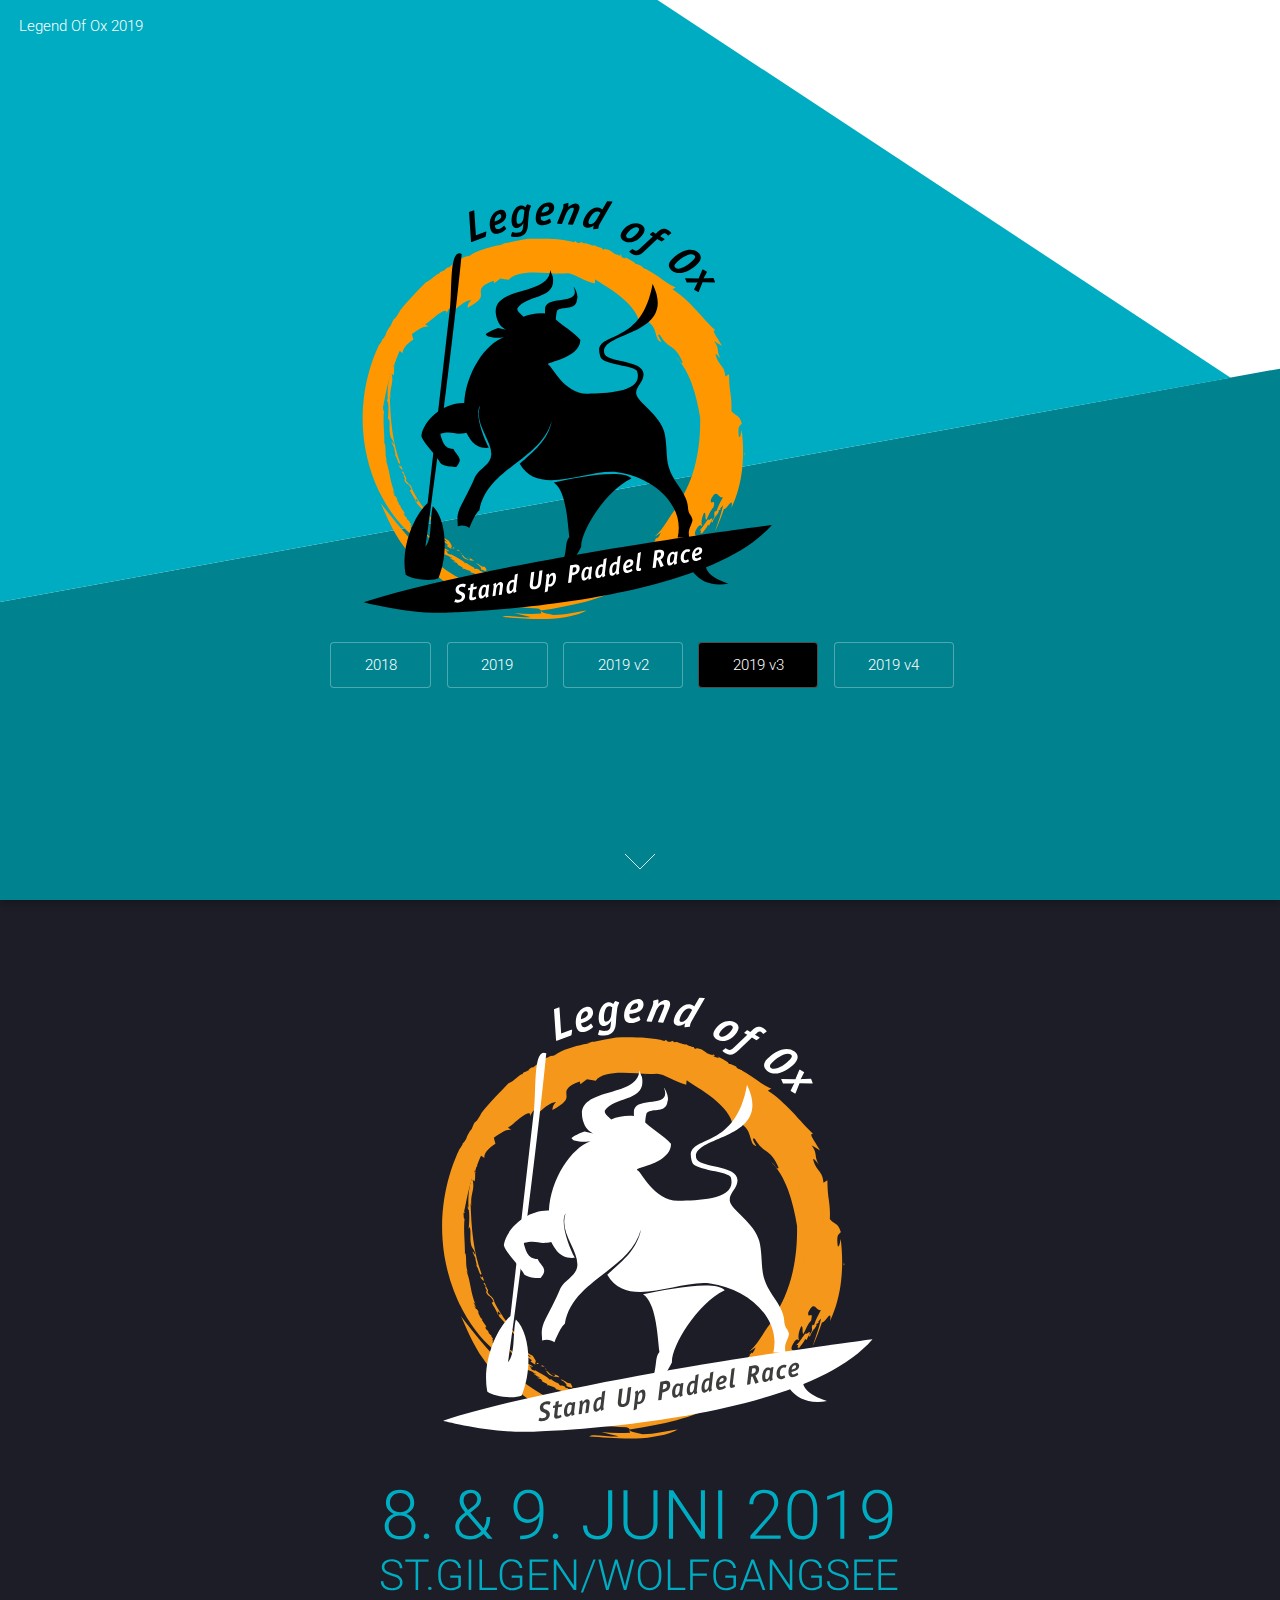
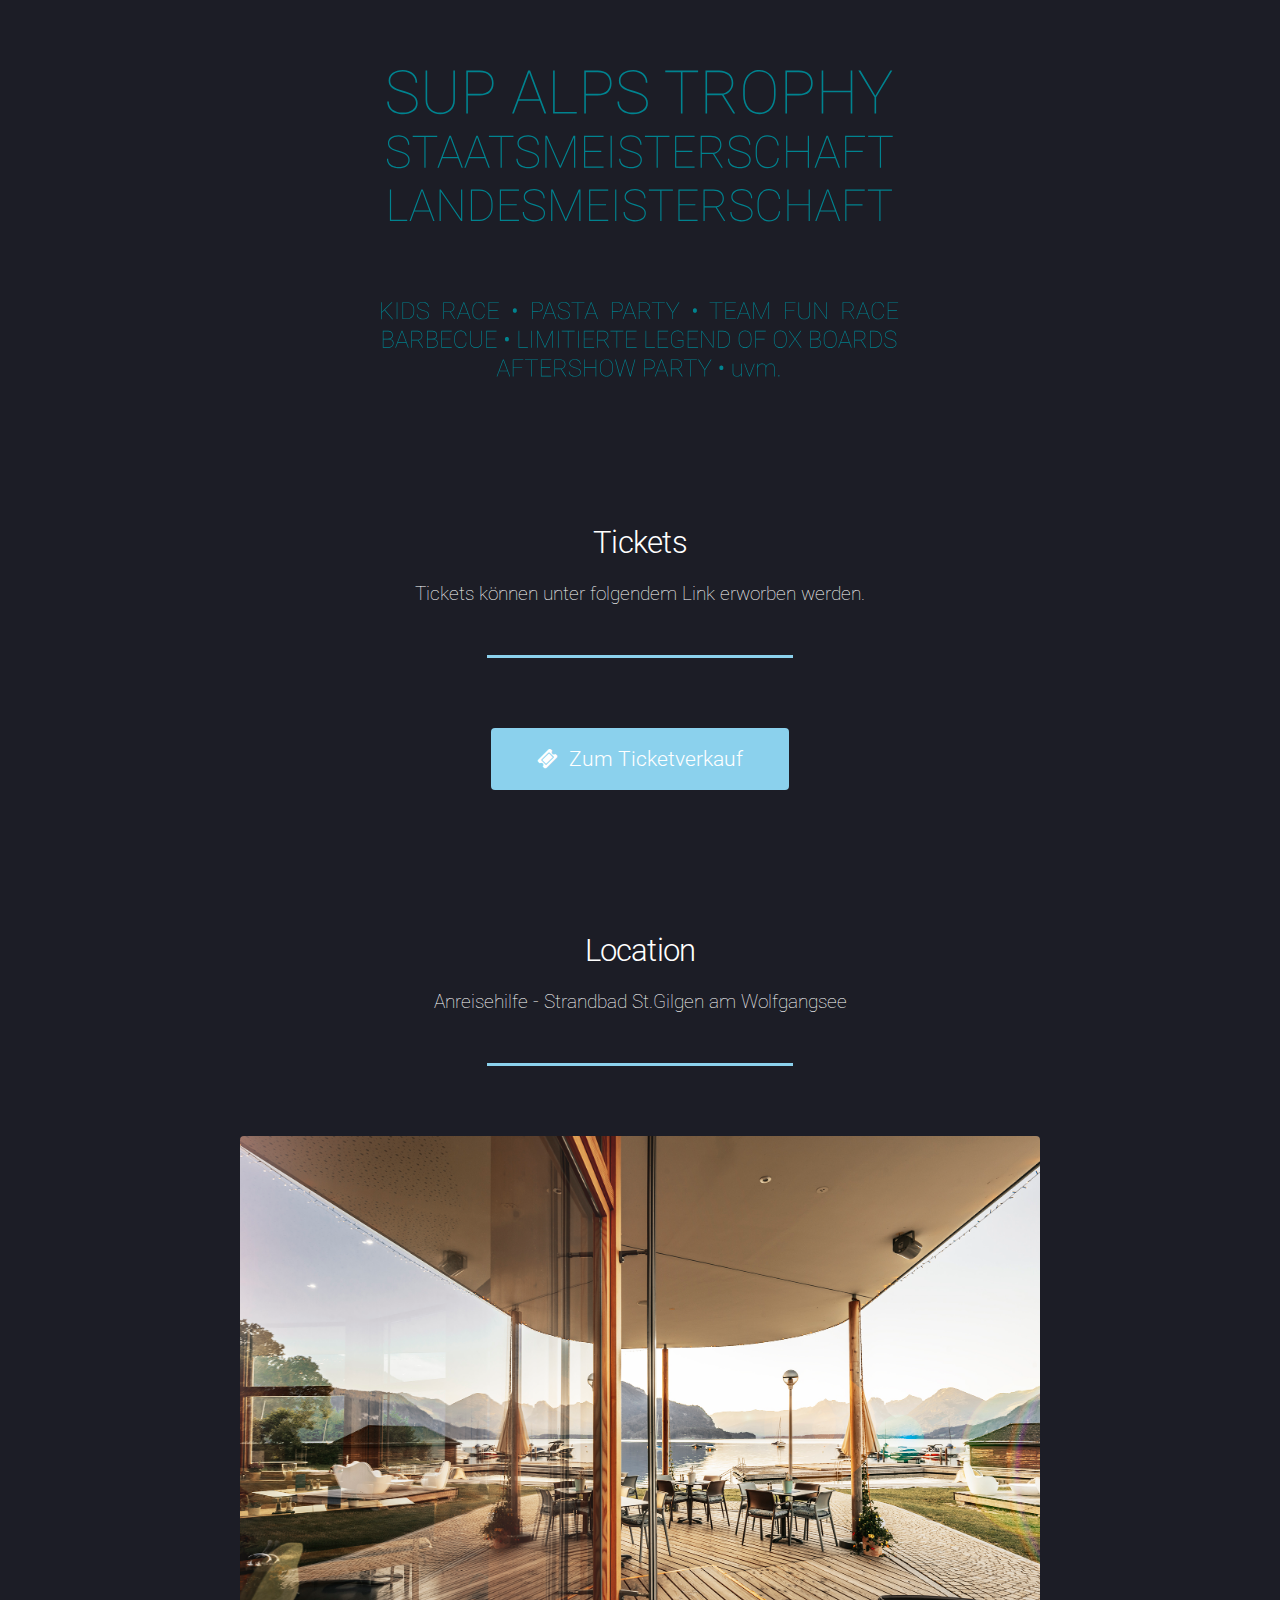
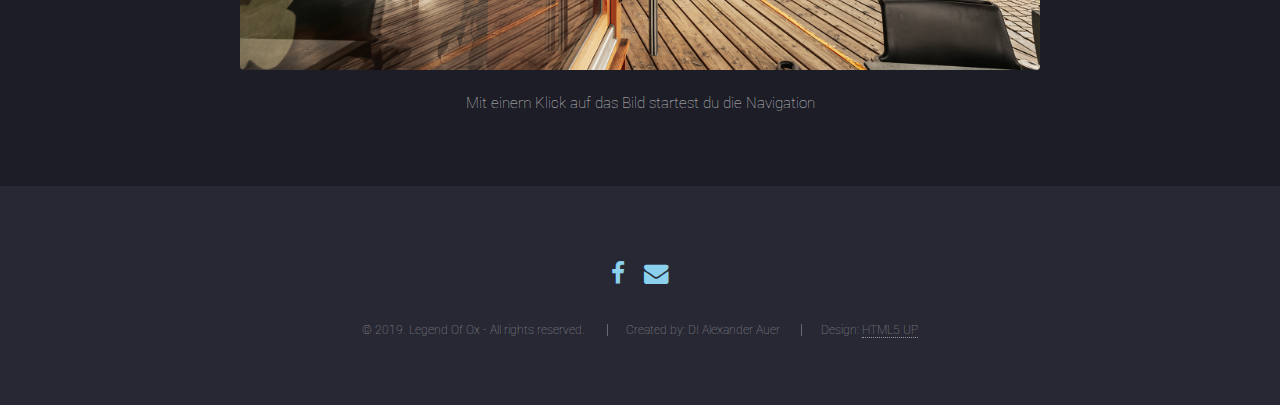
<file: indexv3.html>
<!DOCTYPE HTML>
<!--
	Landed by HTML5 UP
	html5up.net | @ajlkn
	Free for personal and commercial use under the CCA 3.0 license (html5up.net/license)
-->
<html>
<head>
    <title>Legend Of Ox</title>
    <meta charset="utf-8"/>
    <meta name="viewport" content="width=device-width, initial-scale=1, user-scalable=no"/>
    <link rel="shortcut icon" type="image/x-icon" href="favicon.ico">
    <link rel="stylesheet" href="assets/css/main.css"/>
    <link rel="stylesheet" href="assets/css/flag-icon.css"/>
    <noscript>
        <link rel="stylesheet" href="assets/css/noscript.css"/>
    </noscript>
</head>
<body class="is-preload landing">
<div id="page-wrapper">
    <header id="header">
        <h1 id="logo"><a href="#">Legend Of Ox 2019</a></h1>
    </header>

    <!-- Banner -->
    <section id="banner" style="background-image: url(images/banner2019_v3.svg);background-color: white;">
        <div class="content">
            <span class="image"><img src="images/legend_of_ox_logo_2019_v3.svg" alt=""/></span>
            <header>
                <ul class="actions" style="display: inline-flex">
                    <li><a href="legendofox2018.html" class="button">2018</a></li>
                    <li><a href="index.html" class="button ">2019</a></li>
                    <li><a href="indexv2.html" class="button ">2019 v2</a></li>
                    <li><a href="indexv3.html" class="button selectedButton">2019 v3</a></li>
                    <li><a href="indexv4.html" class="button ">2019 v4</a></li>
                </ul>
            </header>
        </div>
        <a href="#one" class="goto-next scrolly">Next</a>
    </section>

    <!-- One -->
    <section id="one" class="wrapper style1 special fade-up">
        <div class="content">
            <div class="container">
                <!--<div style="display: inline-grid">-->
                <!--<span class="image"><img src="images/legend_of_ox_logo.svg" class="image" width="500px" style="margin: auto;"></span>-->
                <!--<span style="font-weight: bold;font-size: 40pt;color: #ffd603;display: inline-grid;vertical-align: middle;line-height: initial;">8. &amp; 9. JUNI 2019</span>-->
                <!--<span style="font-weight: bold;font-size: 25pt;color: #ffd603;display: inline-grid;vertical-align: middle;line-height: initial;">ST.GILGEN/WOLFGANGSEE</span>-->
                <!--<div style="font-size: 26.5pt;color: #3cc2be;display: inline-grid;vertical-align: middle;line-height: initial;margin-top: 1em;">-->
                <!--LANDESMEISTERSCHAFT-->
                <!--</div>-->
                <!--<div style="font-size: 27pt;color: #3cc2be;display: inline-grid;vertical-align: middle;line-height: initial;">-->
                <!--STAATSMEISTERSCHAFT-->
                <!--</div>-->

                <!--<div style="font-size: 36pt;color: #c2823c;display: inline-grid;vertical-align: middle;line-height: initial;">-->
                <!--SUP ALPS TROPHY-->
                <!--</div>-->
                <!--<div style="font-size: 26pt;color: #3cc2be;display: inline-grid;vertical-align: middle;line-height: initial;margin-top: 1em;border-top: 1px solid;margin: 1em 45px 0 45px;">-->
                <!--KIDS RACE • PASTA PARTY-->
                <!--</div>-->
                <!--<div style="font-size: 26pt;color: #3cc2be;display: inline-grid;vertical-align: middle;line-height: initial;margin-top: 1em;">-->
                <!--LEGEND OF OX BOARDS-->
                <!--</div>-->
                <!--<div style="font-size: 33pt;color: #3cc2be;display: inline-grid;vertical-align: middle;line-height: initial;font-weight: bold;">-->
                <!--AFTERSHOW PARTY-->
                <!--</div>-->
                <!--</div>-->
                <!-- <div style="display: inline-grid">
                     <span class="image"><img src="images/legend_of_ox_logo.svg" class="image" width="500px" style="margin: auto;"></span>
                     <span style="font-weight: bold;font-size: 40pt;color: #ffd603;display: inline-grid;vertical-align: middle;line-height: initial;">8. &amp; 9. JUNI 2019</span>
                     <span style="font-weight: bold;font-size: 25pt;color: #ffd603;display: inline-grid;vertical-align: middle;line-height: initial;">ST.GILGEN/WOLFGANGSEE</span>
                     <div style="font-size: 26.5pt;color: #3cc2be;display: inline-grid;vertical-align: middle;line-height: initial;margin-top: 1em;">
                         LANDESMEISTERSCHAFT • STAATSMEISTERSCHAFT
                     </div>
                     <div style="font-size: 26.5pt;color: #c2823c;display: inline-grid;vertical-align: middle;line-height: initial;">
                         SUP ALPS TROPHY
                     </div>
                     <div style="font-size: 18pt;color: #3cc2be;display: inline-grid;vertical-align: middle;line-height: initial;/* margin-top: 0.5em; */border-top: 3px solid;margin: 1em 5.5em 0 5.5em;padding-top: 0.2em;">
                         KIDS RACE • PASTA PARTY • LEGEND OF OX BOARDS
                     </div>
                     <div style="font-size: 18pt;color: #3cc2be;display: inline-grid;vertical-align: middle;line-height: initial;/* font-weight: bold; */">
                         AFTERSHOW PARTY
                     </div>
                 </div>-->
                <img src="images/plakat_mobile_v3.svg" width="100%" style="max-width: 35em;"/>
                <!--<img src="images/plakat.svg" width="80%"/>-->

            </div>
        </div>
        <a href="#location" class="goto-next scrolly">Next</a>
    </section>

    <section id="tickets" class="wrapper style1 special fade-up">
        <div class="content">
            <div class="container">
                <header class="major">
                    <h2>Tickets</h2>
                    <p>Tickets können unter folgendem Link erworben werden.</p>
                </header>
                <div class="box alt">
                    <div class="row gtr-50 gtr-uniform">
                        <div class="col-12">
                            <ul class="actions">
                                <li style="width: 100%;"><a
                                        href="https://www.stand-up-paddle-salzburg.at/rennen-the-legend-of-ox/" target="_blank"
                                        class="button primary large icon fa-ticket">Zum Ticketverkauf</a></li>
                            </ul>
                        </div>
                    </div>
                </div>
            </div>
        </div>
    </section>

    <section id="location" class="wrapper style1 special fade-up">
        <div class="content">
            <div class="container">
                <header class="major">
                    <h2>Location</h2>
                    <p>Anreisehilfe - Strandbad St.Gilgen am Wolfgangsee</p>
                </header>
                <div class="box alt">
                    <div class="row gtr-50 gtr-uniform">
                        <a href="https://www.google.at/maps/place/Brunnwind/@47.7690376,13.3658441,17z/data=!3m1!4b1!4m5!3m4!1s0x4776bad05294557b:0x25bad4da2746c5e8!8m2!3d47.7690376!4d13.3680328"
                           target="_blank" style="width: 100%;color: transparent;">
                            <div class="col-12"><span class="image fit" style="margin: 0;"><img style="max-width: 800px; margin: auto;" src="images/brunnwind.jpg"/></span></div>
                        </a>

                        <div class="col-12">Mit einem Klick auf das Bild startest du die Navigation</div>
                    </div>
                </div>
            </div>
        </div>
    </section>

    <!-- Footer -->
    <footer id="footer">
        <ul class="icons">
            <li><a href="https://www.facebook.com/events/364494620625593/" target="_blank"
                   class="icon fa-facebook"><span class="label">Facebook</span></a></li>
            <li><a href="mailto:info@legendofox.at" class="icon fa-envelope"><span class="label">E-Mail</span></a></li>
        </ul>
        <ul class="copyright">
            <li>&copy; 2019. Legend Of Ox - All rights reserved.</li>
            <li>Created by: DI Alexander Auer</li>
            <li>Design: <a href="http://html5up.net">HTML5 UP</a></li>
        </ul>
    </footer>
</div>

<!-- Scripts -->
<script src="assets/js/jquery.min.js"></script>
<script src="assets/js/jquery.scrolly.min.js"></script>
<script src="assets/js/jquery.dropotron.min.js"></script>
<script src="assets/js/jquery.scrollex.min.js"></script>
<script src="assets/js/browser.min.js"></script>
<script src="assets/js/breakpoints.min.js"></script>
<script src="assets/js/util.js"></script>
<script src="assets/js/main.js"></script>

<script src="assets/js/jquery.poptrox.min.js"></script>

</body>
</html>
</file>
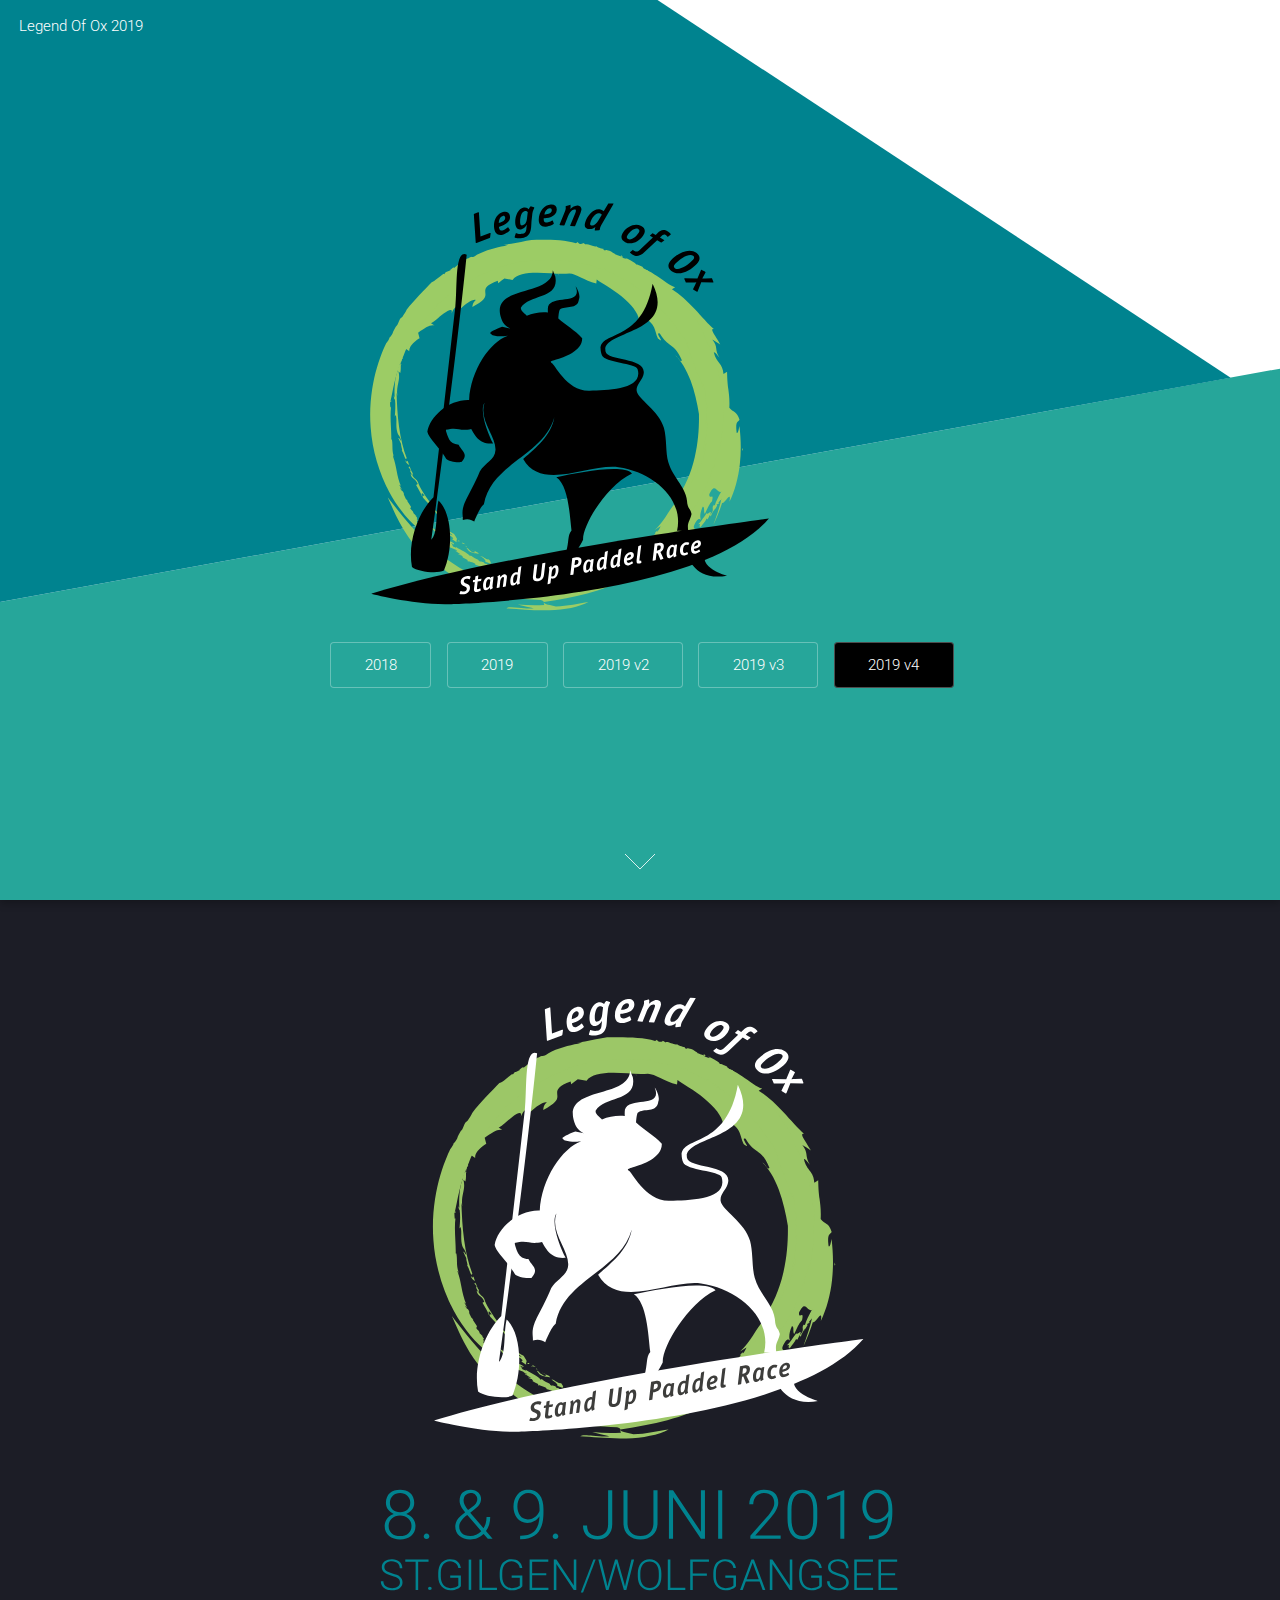
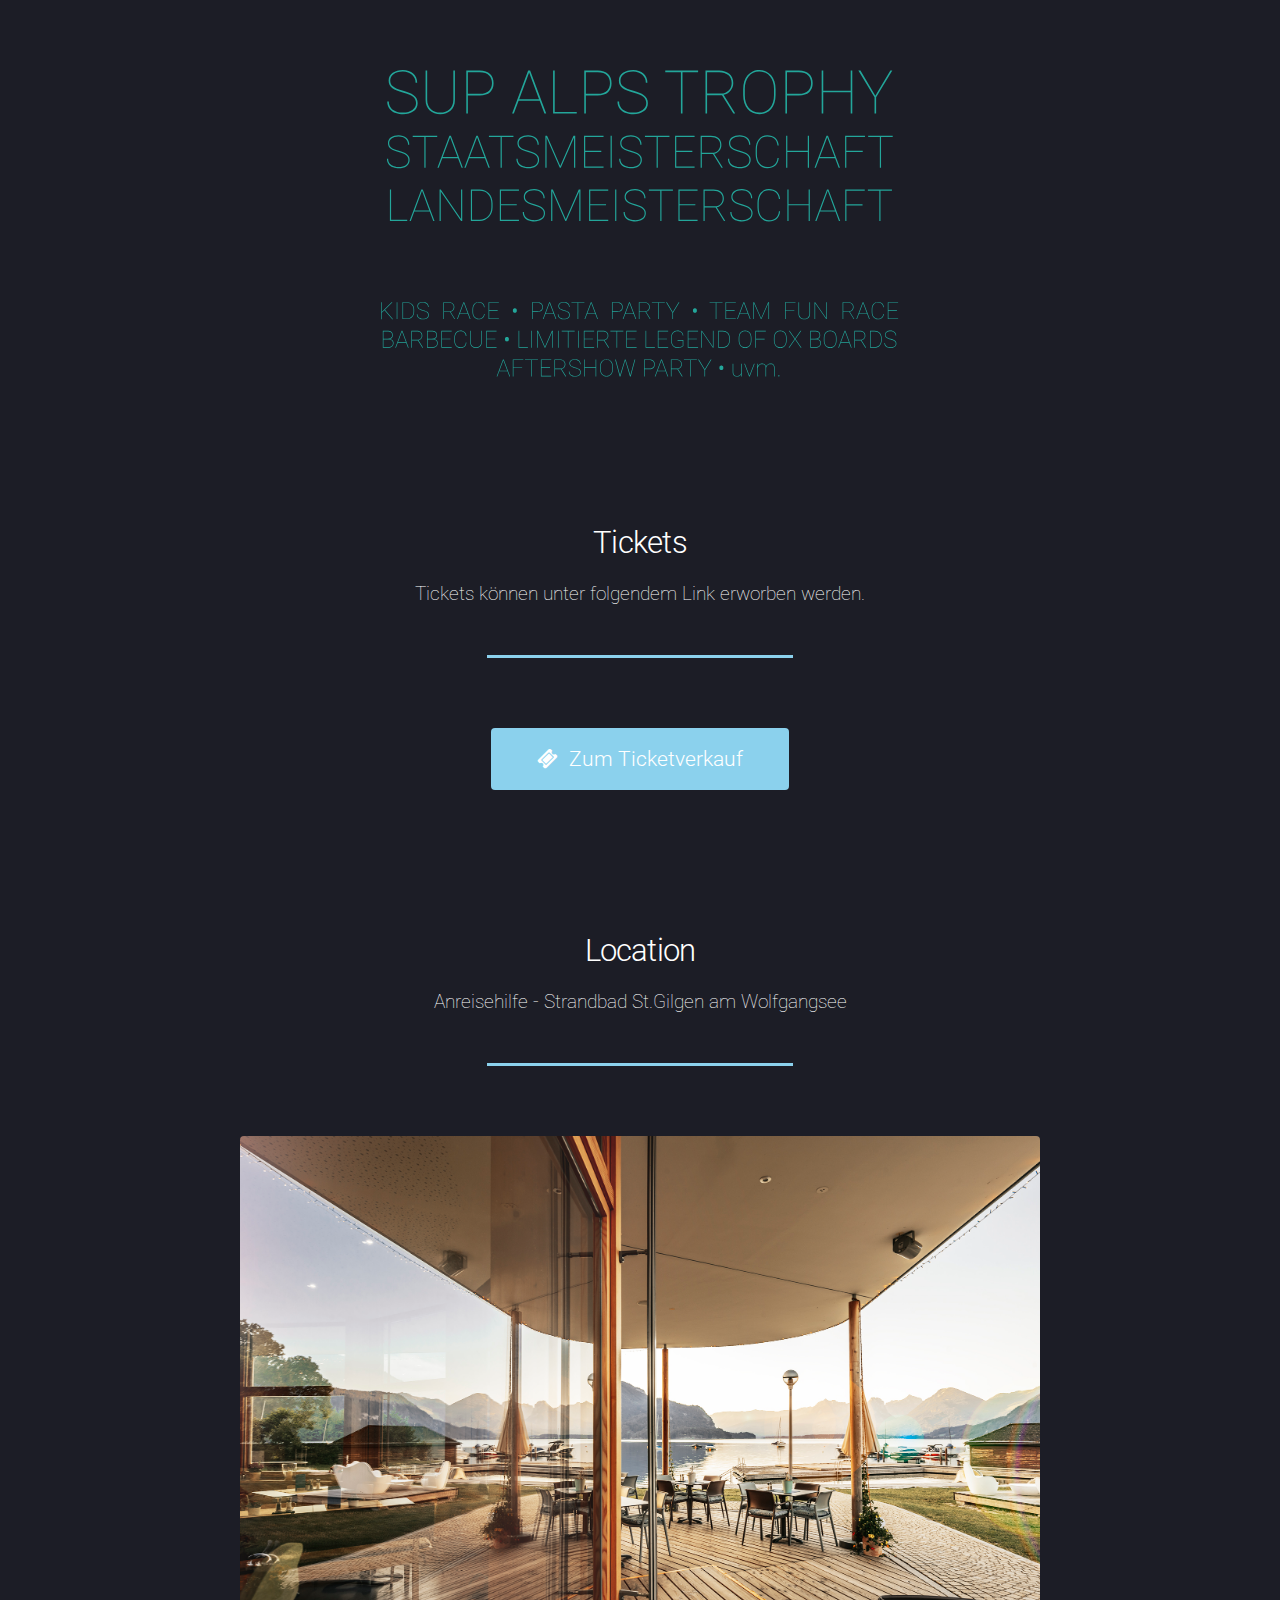
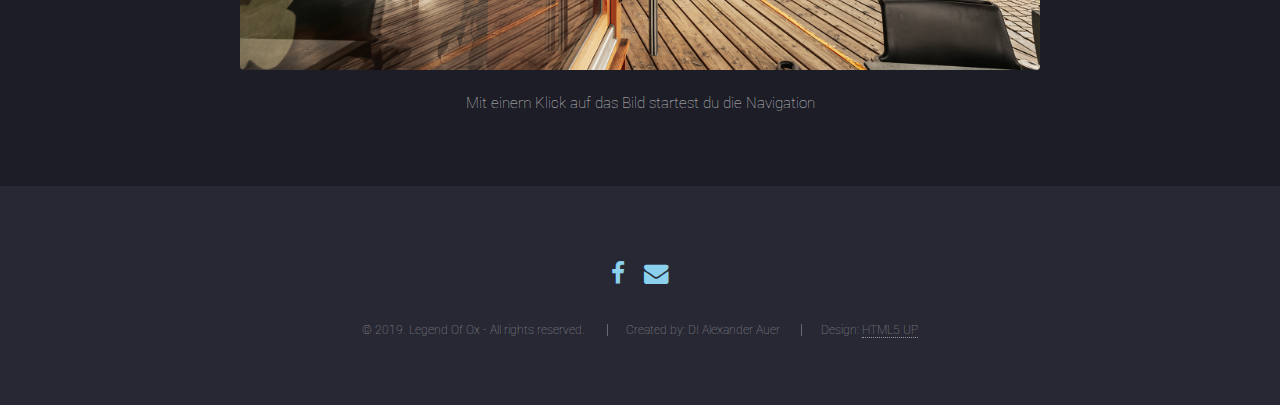
<file: indexv4.html>
<!DOCTYPE HTML>
<!--
	Landed by HTML5 UP
	html5up.net | @ajlkn
	Free for personal and commercial use under the CCA 3.0 license (html5up.net/license)
-->
<html>
<head>
    <title>Legend Of Ox</title>
    <meta charset="utf-8"/>
    <meta name="viewport" content="width=device-width, initial-scale=1, user-scalable=no"/>
    <link rel="shortcut icon" type="image/x-icon" href="favicon.ico">
    <link rel="stylesheet" href="assets/css/main.css"/>
    <link rel="stylesheet" href="assets/css/flag-icon.css"/>
    <noscript>
        <link rel="stylesheet" href="assets/css/noscript.css"/>
    </noscript>
</head>
<body class="is-preload landing">
<div id="page-wrapper">
    <header id="header">
        <h1 id="logo"><a href="#">Legend Of Ox 2019</a></h1>
    </header>

    <!-- Banner -->
    <section id="banner" style="background-image: url(images/banner2019_v4.svg);background-color: white;">
        <div class="content">
            <span class="image"><img src="images/legend_of_ox_logo_2019_v4.svg" alt=""/></span>
            <header>
                <ul class="actions" style="display: inline-flex">
                    <li><a href="legendofox2018.html" class="button">2018</a></li>
                    <li><a href="index.html" class="button ">2019</a></li>
                    <li><a href="indexv2.html" class="button ">2019 v2</a></li>
                    <li><a href="indexv3.html" class="button ">2019 v3</a></li>
                    <li><a href="indexv4.html" class="button selectedButton">2019 v4</a></li>
                </ul>
            </header>
        </div>
        <a href="#one" class="goto-next scrolly">Next</a>
    </section>

    <!-- One -->
    <section id="one" class="wrapper style1 special fade-up">
        <div class="content">
            <div class="container">
                <!--<div style="display: inline-grid">-->
                <!--<span class="image"><img src="images/legend_of_ox_logo.svg" class="image" width="500px" style="margin: auto;"></span>-->
                <!--<span style="font-weight: bold;font-size: 40pt;color: #ffd603;display: inline-grid;vertical-align: middle;line-height: initial;">8. &amp; 9. JUNI 2019</span>-->
                <!--<span style="font-weight: bold;font-size: 25pt;color: #ffd603;display: inline-grid;vertical-align: middle;line-height: initial;">ST.GILGEN/WOLFGANGSEE</span>-->
                <!--<div style="font-size: 26.5pt;color: #3cc2be;display: inline-grid;vertical-align: middle;line-height: initial;margin-top: 1em;">-->
                <!--LANDESMEISTERSCHAFT-->
                <!--</div>-->
                <!--<div style="font-size: 27pt;color: #3cc2be;display: inline-grid;vertical-align: middle;line-height: initial;">-->
                <!--STAATSMEISTERSCHAFT-->
                <!--</div>-->

                <!--<div style="font-size: 36pt;color: #c2823c;display: inline-grid;vertical-align: middle;line-height: initial;">-->
                <!--SUP ALPS TROPHY-->
                <!--</div>-->
                <!--<div style="font-size: 26pt;color: #3cc2be;display: inline-grid;vertical-align: middle;line-height: initial;margin-top: 1em;border-top: 1px solid;margin: 1em 45px 0 45px;">-->
                <!--KIDS RACE • PASTA PARTY-->
                <!--</div>-->
                <!--<div style="font-size: 26pt;color: #3cc2be;display: inline-grid;vertical-align: middle;line-height: initial;margin-top: 1em;">-->
                <!--LEGEND OF OX BOARDS-->
                <!--</div>-->
                <!--<div style="font-size: 33pt;color: #3cc2be;display: inline-grid;vertical-align: middle;line-height: initial;font-weight: bold;">-->
                <!--AFTERSHOW PARTY-->
                <!--</div>-->
                <!--</div>-->
                <!-- <div style="display: inline-grid">
                     <span class="image"><img src="images/legend_of_ox_logo.svg" class="image" width="500px" style="margin: auto;"></span>
                     <span style="font-weight: bold;font-size: 40pt;color: #ffd603;display: inline-grid;vertical-align: middle;line-height: initial;">8. &amp; 9. JUNI 2019</span>
                     <span style="font-weight: bold;font-size: 25pt;color: #ffd603;display: inline-grid;vertical-align: middle;line-height: initial;">ST.GILGEN/WOLFGANGSEE</span>
                     <div style="font-size: 26.5pt;color: #3cc2be;display: inline-grid;vertical-align: middle;line-height: initial;margin-top: 1em;">
                         LANDESMEISTERSCHAFT • STAATSMEISTERSCHAFT
                     </div>
                     <div style="font-size: 26.5pt;color: #c2823c;display: inline-grid;vertical-align: middle;line-height: initial;">
                         SUP ALPS TROPHY
                     </div>
                     <div style="font-size: 18pt;color: #3cc2be;display: inline-grid;vertical-align: middle;line-height: initial;/* margin-top: 0.5em; */border-top: 3px solid;margin: 1em 5.5em 0 5.5em;padding-top: 0.2em;">
                         KIDS RACE • PASTA PARTY • LEGEND OF OX BOARDS
                     </div>
                     <div style="font-size: 18pt;color: #3cc2be;display: inline-grid;vertical-align: middle;line-height: initial;/* font-weight: bold; */">
                         AFTERSHOW PARTY
                     </div>
                 </div>-->
                <img src="images/plakat_mobile_v4.svg" width="100%" style="max-width: 35em;"/>
                <!--<img src="images/plakat.svg" width="80%"/>-->

            </div>
        </div>
        <a href="#location" class="goto-next scrolly">Next</a>
    </section>

    <section id="tickets" class="wrapper style1 special fade-up">
        <div class="content">
            <div class="container">
                <header class="major">
                    <h2>Tickets</h2>
                    <p>Tickets können unter folgendem Link erworben werden.</p>
                </header>
                <div class="box alt">
                    <div class="row gtr-50 gtr-uniform">
                        <div class="col-12">
                            <ul class="actions">
                                <li style="width: 100%;"><a
                                        href="https://www.stand-up-paddle-salzburg.at/rennen-the-legend-of-ox/" target="_blank"
                                        class="button primary large icon fa-ticket">Zum Ticketverkauf</a></li>
                            </ul>
                        </div>
                    </div>
                </div>
            </div>
        </div>
    </section>

    <section id="location" class="wrapper style1 special fade-up">
        <div class="content">
            <div class="container">
                <header class="major">
                    <h2>Location</h2>
                    <p>Anreisehilfe - Strandbad St.Gilgen am Wolfgangsee</p>
                </header>
                <div class="box alt">
                    <div class="row gtr-50 gtr-uniform">
                        <a href="https://www.google.at/maps/place/Brunnwind/@47.7690376,13.3658441,17z/data=!3m1!4b1!4m5!3m4!1s0x4776bad05294557b:0x25bad4da2746c5e8!8m2!3d47.7690376!4d13.3680328"
                           target="_blank" style="width: 100%;color: transparent;">
                            <div class="col-12"><span class="image fit" style="margin: 0;"><img style="max-width: 800px; margin: auto;" src="images/brunnwind.jpg"/></span></div>
                        </a>

                        <div class="col-12">Mit einem Klick auf das Bild startest du die Navigation</div>
                    </div>
                </div>
            </div>
        </div>
    </section>

    <!-- Footer -->
    <footer id="footer">
        <ul class="icons">
            <li><a href="https://www.facebook.com/events/364494620625593/" target="_blank"
                   class="icon fa-facebook"><span class="label">Facebook</span></a></li>
            <li><a href="mailto:info@legendofox.at" class="icon fa-envelope"><span class="label">E-Mail</span></a></li>
        </ul>
        <ul class="copyright">
            <li>&copy; 2019. Legend Of Ox - All rights reserved.</li>
            <li>Created by: DI Alexander Auer</li>
            <li>Design: <a href="http://html5up.net">HTML5 UP</a></li>
        </ul>
    </footer>
</div>

<!-- Scripts -->
<script src="assets/js/jquery.min.js"></script>
<script src="assets/js/jquery.scrolly.min.js"></script>
<script src="assets/js/jquery.dropotron.min.js"></script>
<script src="assets/js/jquery.scrollex.min.js"></script>
<script src="assets/js/browser.min.js"></script>
<script src="assets/js/breakpoints.min.js"></script>
<script src="assets/js/util.js"></script>
<script src="assets/js/main.js"></script>

<script src="assets/js/jquery.poptrox.min.js"></script>

</body>
</html>
</file>
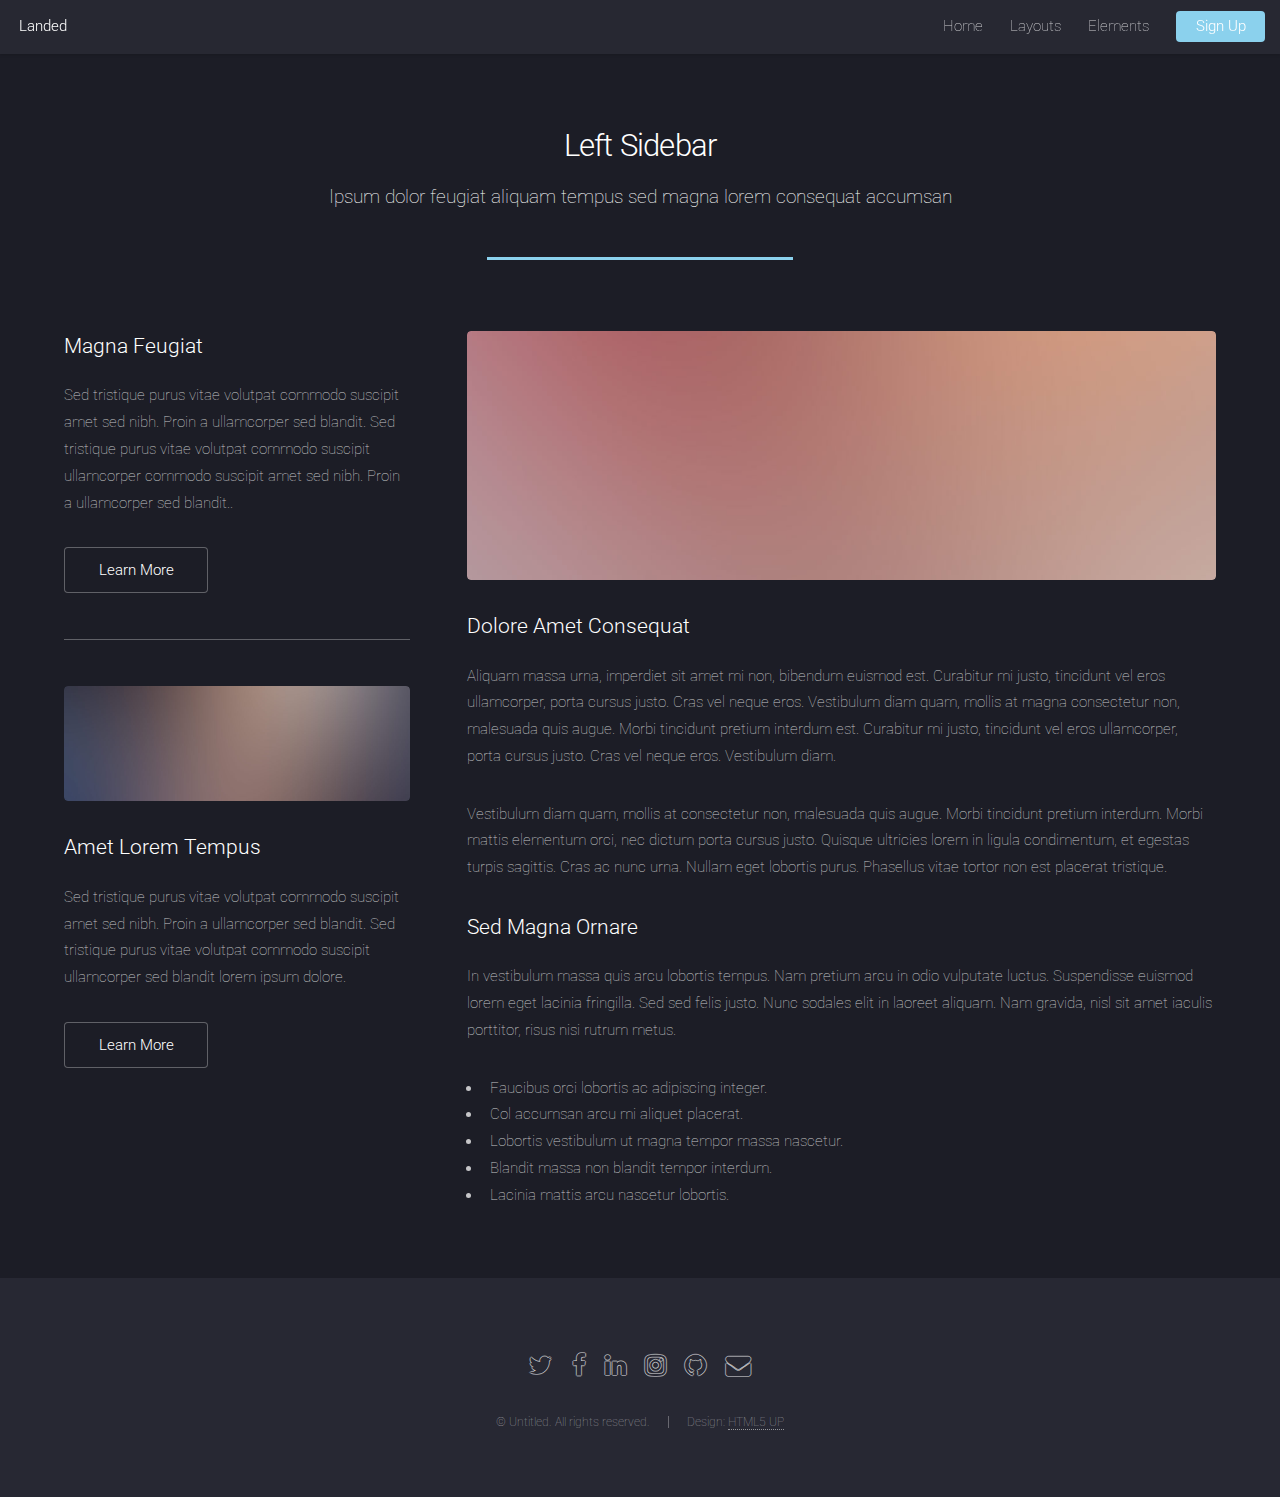
<file: left-sidebar.html>
<!DOCTYPE HTML>
<!--
	Landed by HTML5 UP
	html5up.net | @ajlkn
	Free for personal and commercial use under the CCA 3.0 license (html5up.net/license)
-->
<html>
	<head>
		<title>Left Sidebar - Landed by HTML5 UP</title>
		<meta charset="utf-8" />
		<meta name="viewport" content="width=device-width, initial-scale=1, user-scalable=no" />
		<link rel="stylesheet" href="assets/css/main.css" />
		<noscript><link rel="stylesheet" href="assets/css/noscript.css" /></noscript>
	</head>
	<body class="is-preload">
		<div id="page-wrapper">

			<!-- Header -->
				<header id="header">
					<h1 id="logo"><a href="index.html">Landed</a></h1>
					<nav id="nav">
						<ul>
							<li><a href="index.html">Home</a></li>
							<li>
								<a href="#">Layouts</a>
								<ul>
									<li><a href="left-sidebar.html">Left Sidebar</a></li>
									<li><a href="right-sidebar.html">Right Sidebar</a></li>
									<li><a href="no-sidebar.html">No Sidebar</a></li>
									<li>
										<a href="#">Submenu</a>
										<ul>
											<li><a href="#">Option 1</a></li>
											<li><a href="#">Option 2</a></li>
											<li><a href="#">Option 3</a></li>
											<li><a href="#">Option 4</a></li>
										</ul>
									</li>
								</ul>
							</li>
							<li><a href="elements.html">Elements</a></li>
							<li><a href="#" class="button primary">Sign Up</a></li>
						</ul>
					</nav>
				</header>

			<!-- Main -->
				<div id="main" class="wrapper style1">
					<div class="container">
						<header class="major">
							<h2>Left Sidebar</h2>
							<p>Ipsum dolor feugiat aliquam tempus sed magna lorem consequat accumsan</p>
						</header>
						<div class="row gtr-150">
							<div class="col-4 col-12-medium">

								<!-- Sidebar -->
									<section id="sidebar">
										<section>
											<h3>Magna Feugiat</h3>
											<p>Sed tristique purus vitae volutpat commodo suscipit amet sed nibh. Proin a ullamcorper sed blandit. Sed tristique purus vitae volutpat commodo suscipit ullamcorper commodo suscipit amet sed nibh. Proin a ullamcorper sed blandit..</p>
											<footer>
												<ul class="actions">
													<li><a href="#" class="button">Learn More</a></li>
												</ul>
											</footer>
										</section>
										<hr />
										<section>
											<a href="#" class="image fit"><img src="images/pic06.jpg" alt="" /></a>
											<h3>Amet Lorem Tempus</h3>
											<p>Sed tristique purus vitae volutpat commodo suscipit amet sed nibh. Proin a ullamcorper sed blandit. Sed tristique purus vitae volutpat commodo suscipit ullamcorper sed blandit lorem ipsum dolore.</p>
											<footer>
												<ul class="actions">
													<li><a href="#" class="button">Learn More</a></li>
												</ul>
											</footer>
										</section>
									</section>

							</div>
							<div class="col-8 col-12-medium imp-medium">

								<!-- Content -->
									<section id="content">
										<a href="#" class="image fit"><img src="images/pic05.jpg" alt="" /></a>
										<h3>Dolore Amet Consequat</h3>
										<p>Aliquam massa urna, imperdiet sit amet mi non, bibendum euismod est. Curabitur mi justo, tincidunt vel eros ullamcorper, porta cursus justo. Cras vel neque eros. Vestibulum diam quam, mollis at magna consectetur non, malesuada quis augue. Morbi tincidunt pretium interdum est. Curabitur mi justo, tincidunt vel eros ullamcorper, porta cursus justo. Cras vel neque eros. Vestibulum diam.</p>
										<p>Vestibulum diam quam, mollis at consectetur non, malesuada quis augue. Morbi tincidunt pretium interdum. Morbi mattis elementum orci, nec dictum porta cursus justo. Quisque ultricies lorem in ligula condimentum, et egestas turpis sagittis. Cras ac nunc urna. Nullam eget lobortis purus. Phasellus vitae tortor non est placerat tristique.</p>
										<h3>Sed Magna Ornare</h3>
										<p>In vestibulum massa quis arcu lobortis tempus. Nam pretium arcu in odio vulputate luctus. Suspendisse euismod lorem eget lacinia fringilla. Sed sed felis justo. Nunc sodales elit in laoreet aliquam. Nam gravida, nisl sit amet iaculis porttitor, risus nisi rutrum metus.</p>
										<ul>
											<li>Faucibus orci lobortis ac adipiscing integer.</li>
											<li>Col accumsan arcu mi aliquet placerat.</li>
											<li>Lobortis vestibulum ut magna tempor massa nascetur.</li>
											<li>Blandit massa non blandit tempor interdum.</li>
											<li>Lacinia mattis arcu nascetur lobortis.</li>
										</ul>
									</section>

							</div>
						</div>
					</div>
				</div>

			<!-- Footer -->
				<footer id="footer">
					<ul class="icons">
						<li><a href="#" class="icon alt fa-twitter"><span class="label">Twitter</span></a></li>
						<li><a href="#" class="icon alt fa-facebook"><span class="label">Facebook</span></a></li>
						<li><a href="#" class="icon alt fa-linkedin"><span class="label">LinkedIn</span></a></li>
						<li><a href="#" class="icon alt fa-instagram"><span class="label">Instagram</span></a></li>
						<li><a href="#" class="icon alt fa-github"><span class="label">GitHub</span></a></li>
						<li><a href="#" class="icon alt fa-envelope"><span class="label">Email</span></a></li>
					</ul>
					<ul class="copyright">
						<li>&copy; Untitled. All rights reserved.</li><li>Design: <a href="http://html5up.net">HTML5 UP</a></li>
					</ul>
				</footer>

		</div>

		<!-- Scripts -->
			<script src="assets/js/jquery.min.js"></script>
			<script src="assets/js/jquery.scrolly.min.js"></script>
			<script src="assets/js/jquery.dropotron.min.js"></script>
			<script src="assets/js/jquery.scrollex.min.js"></script>
			<script src="assets/js/browser.min.js"></script>
			<script src="assets/js/breakpoints.min.js"></script>
			<script src="assets/js/util.js"></script>
			<script src="assets/js/main.js"></script>

	</body>
</html>
</file>
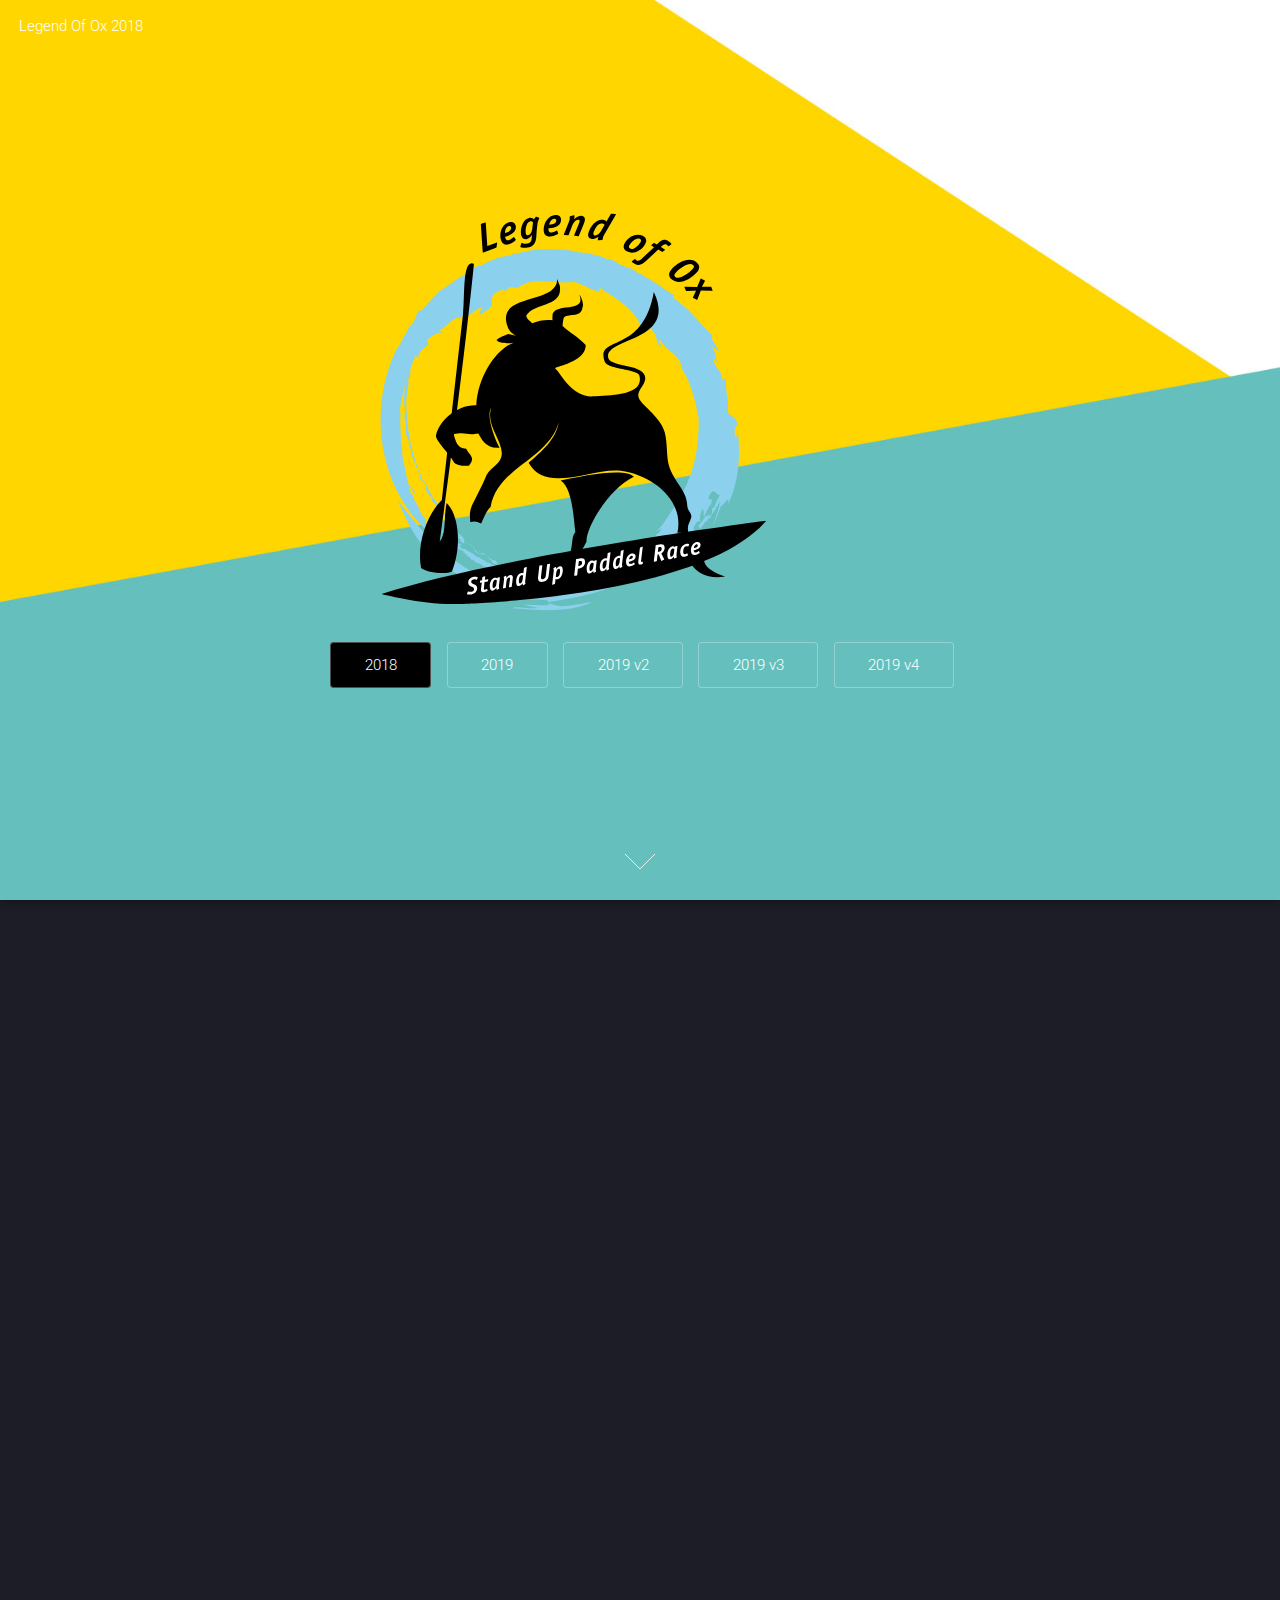
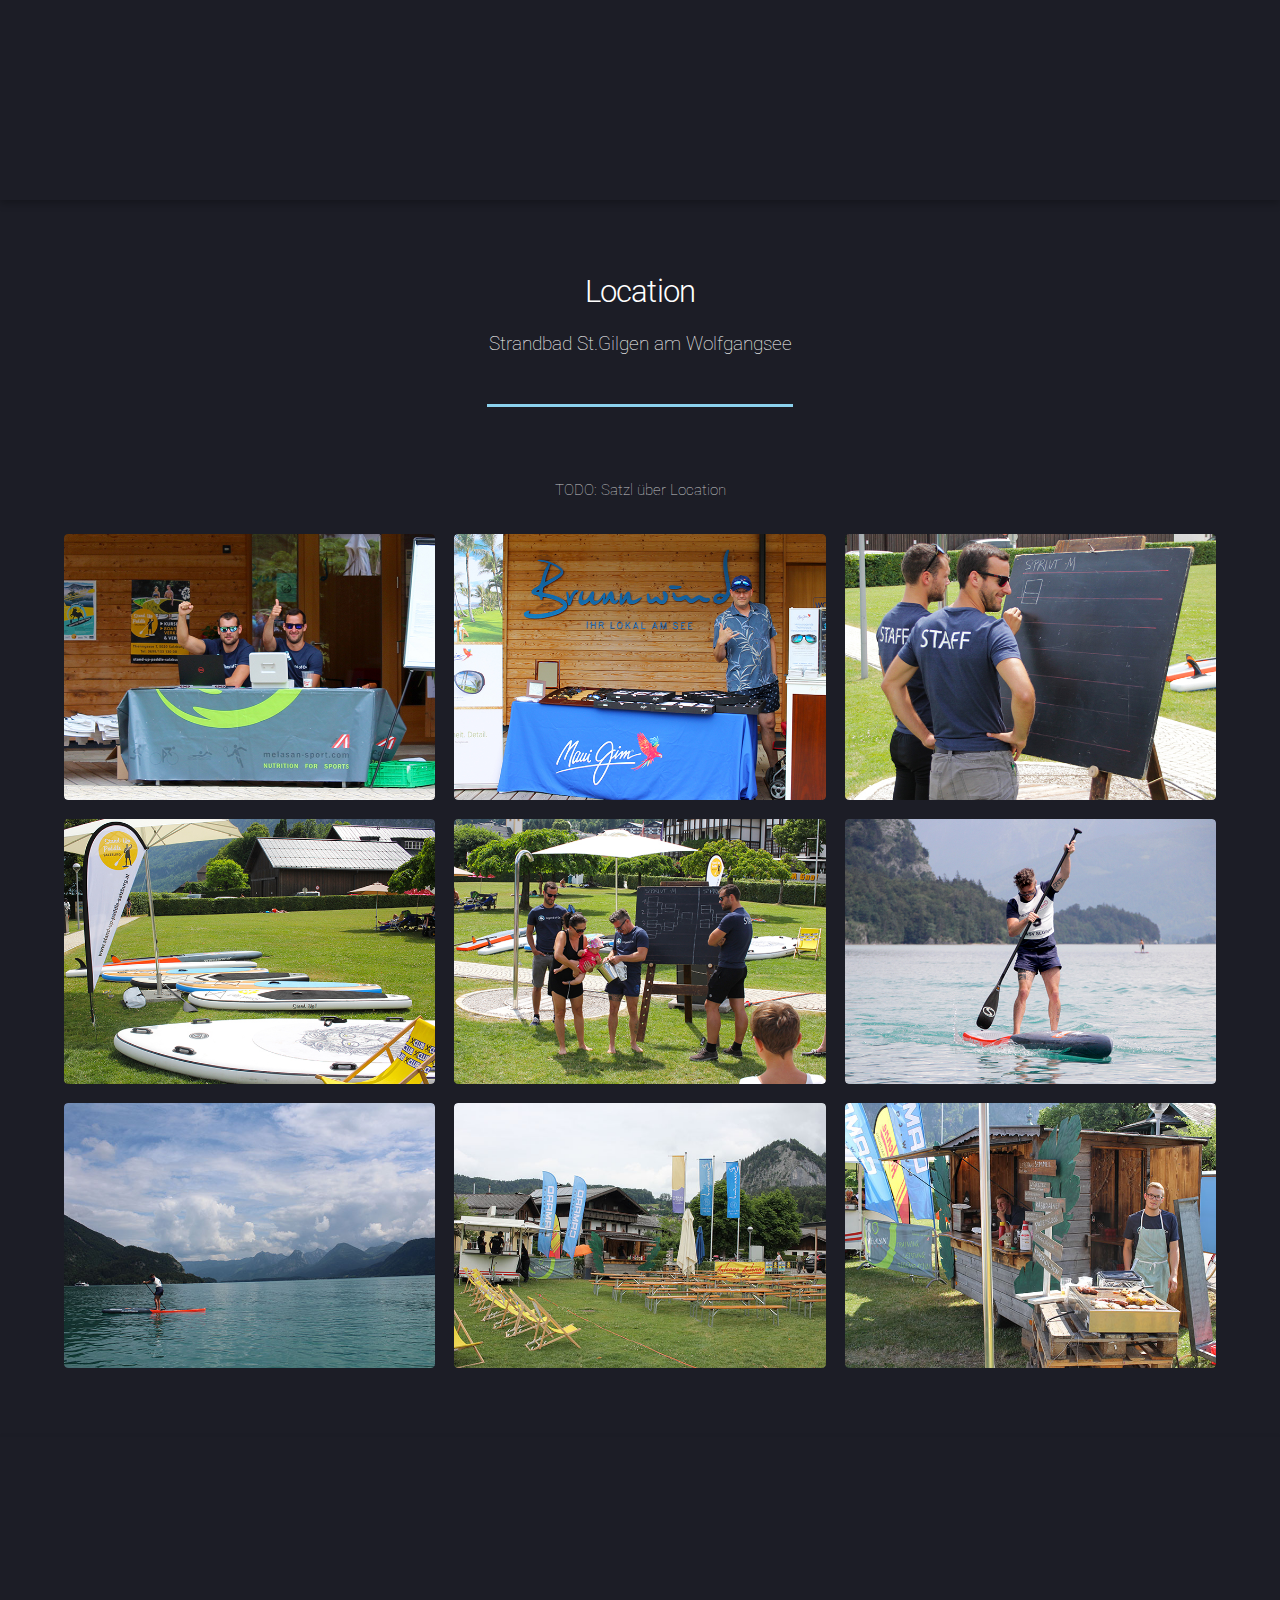
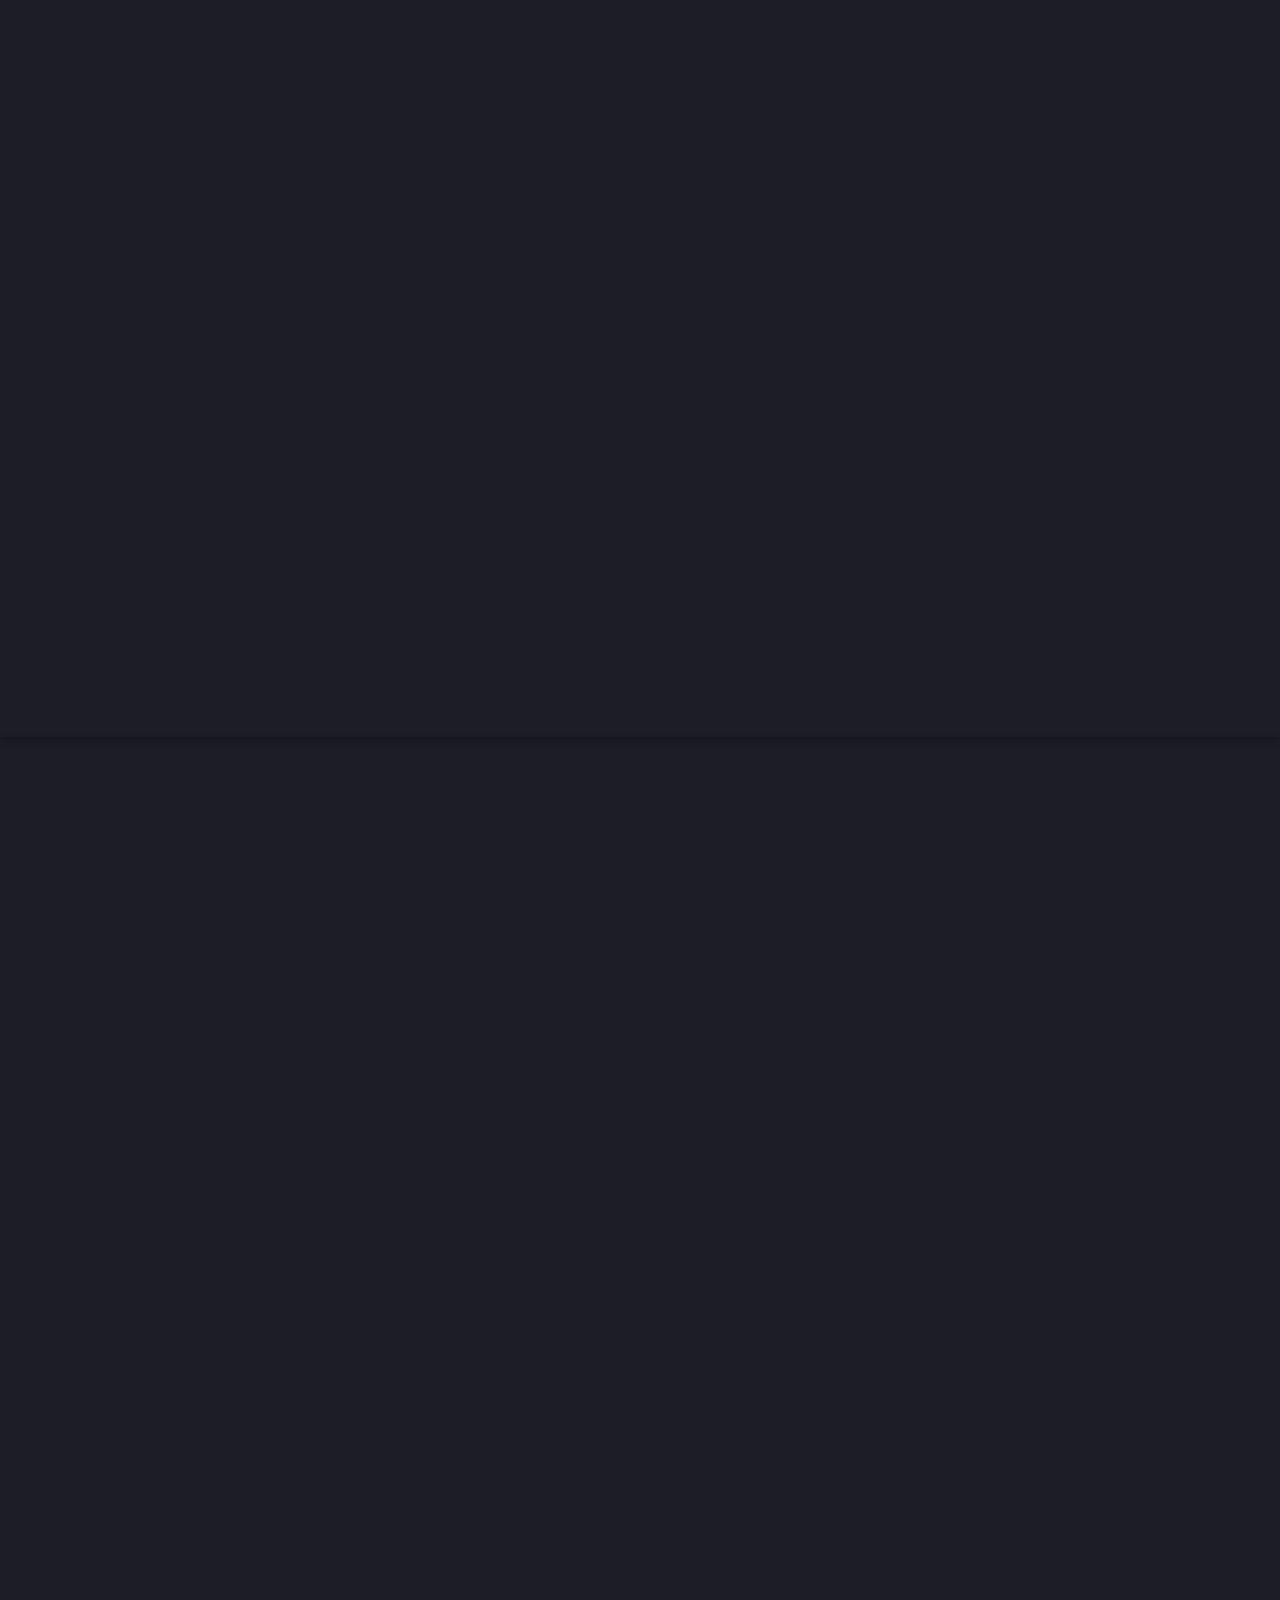
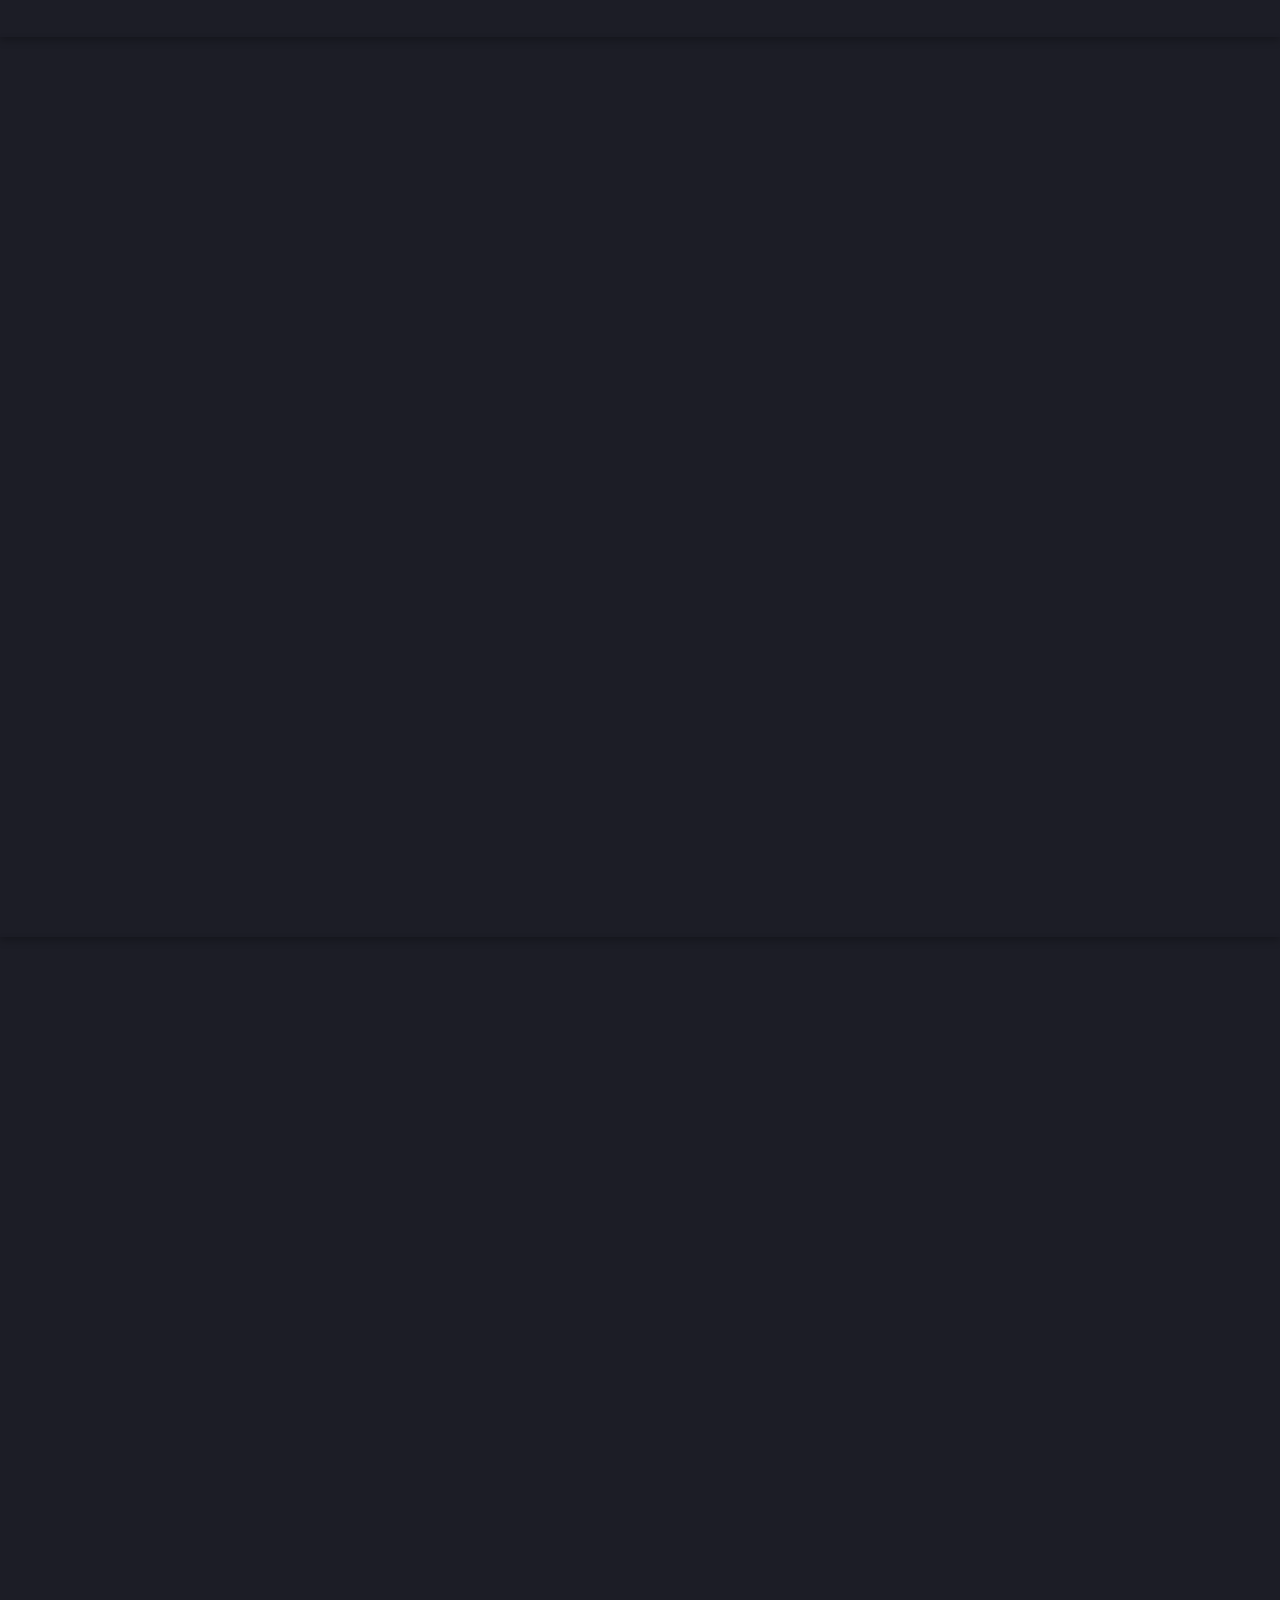
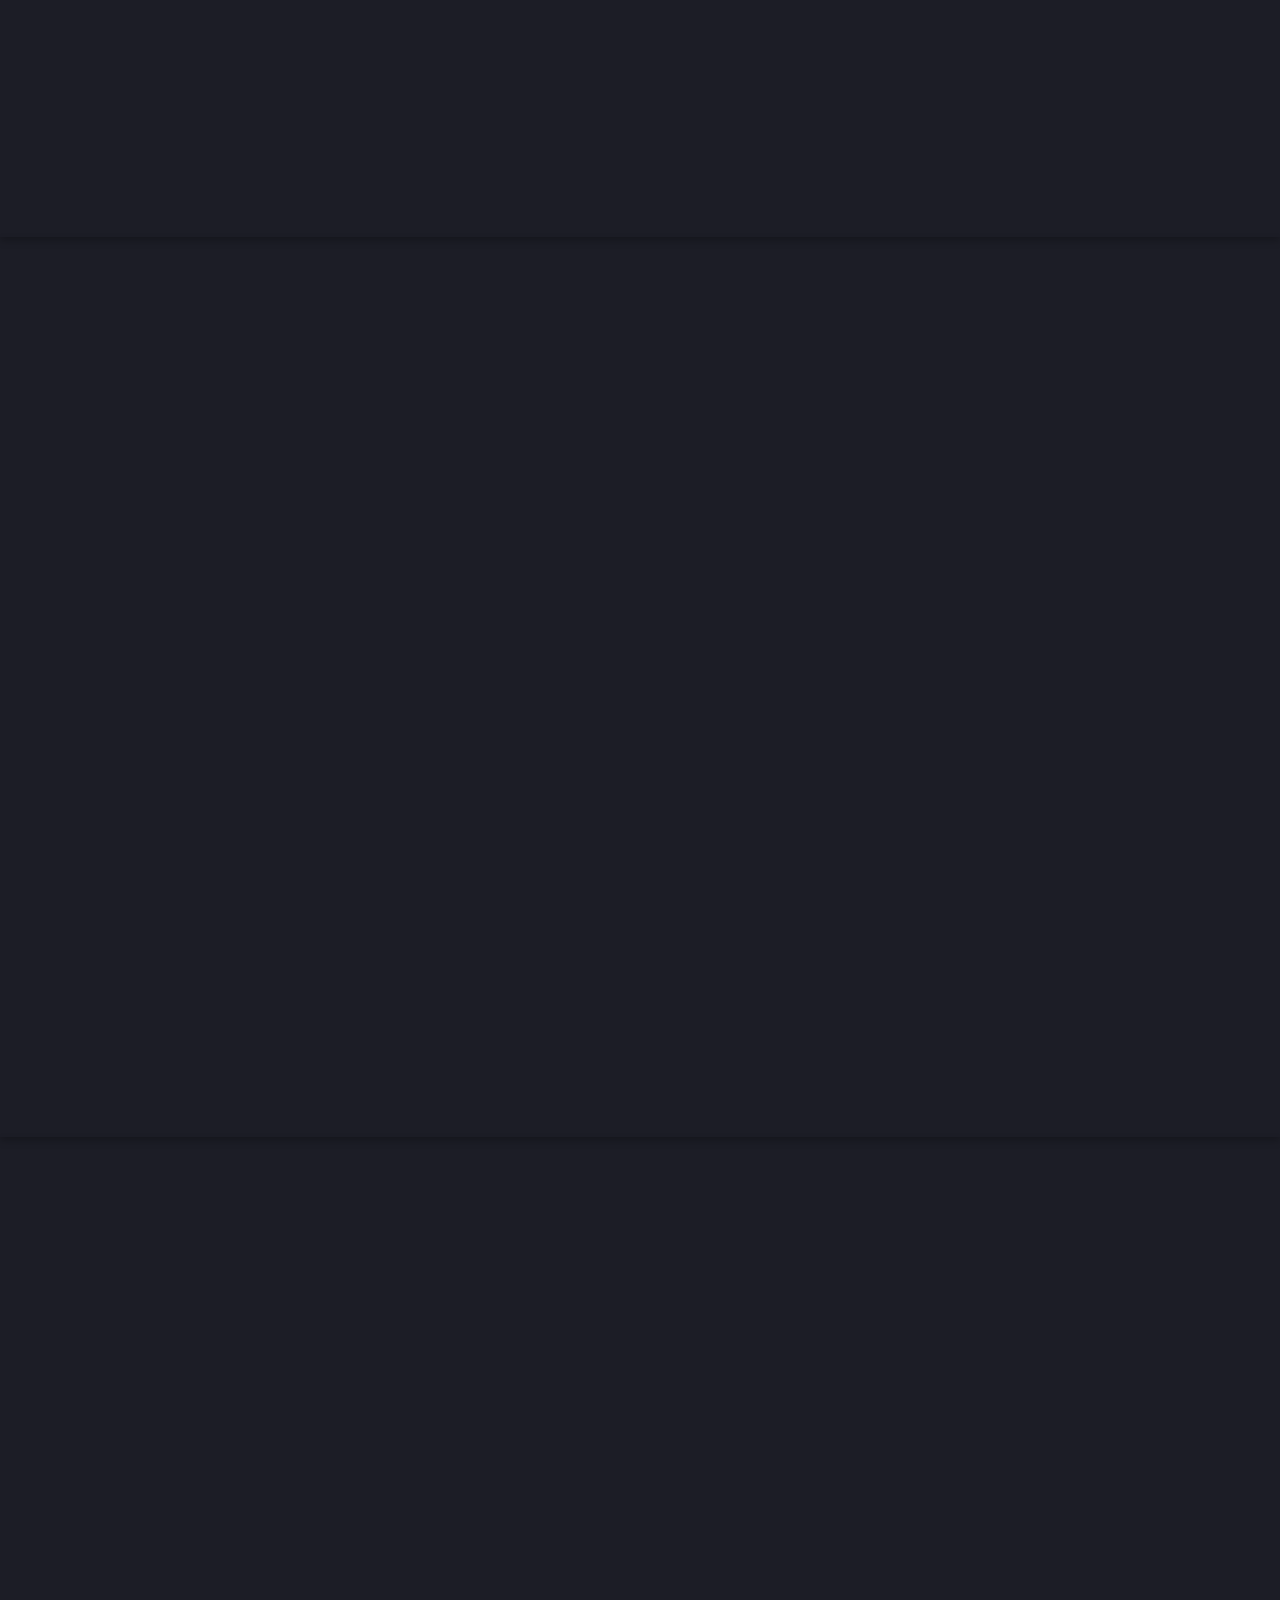
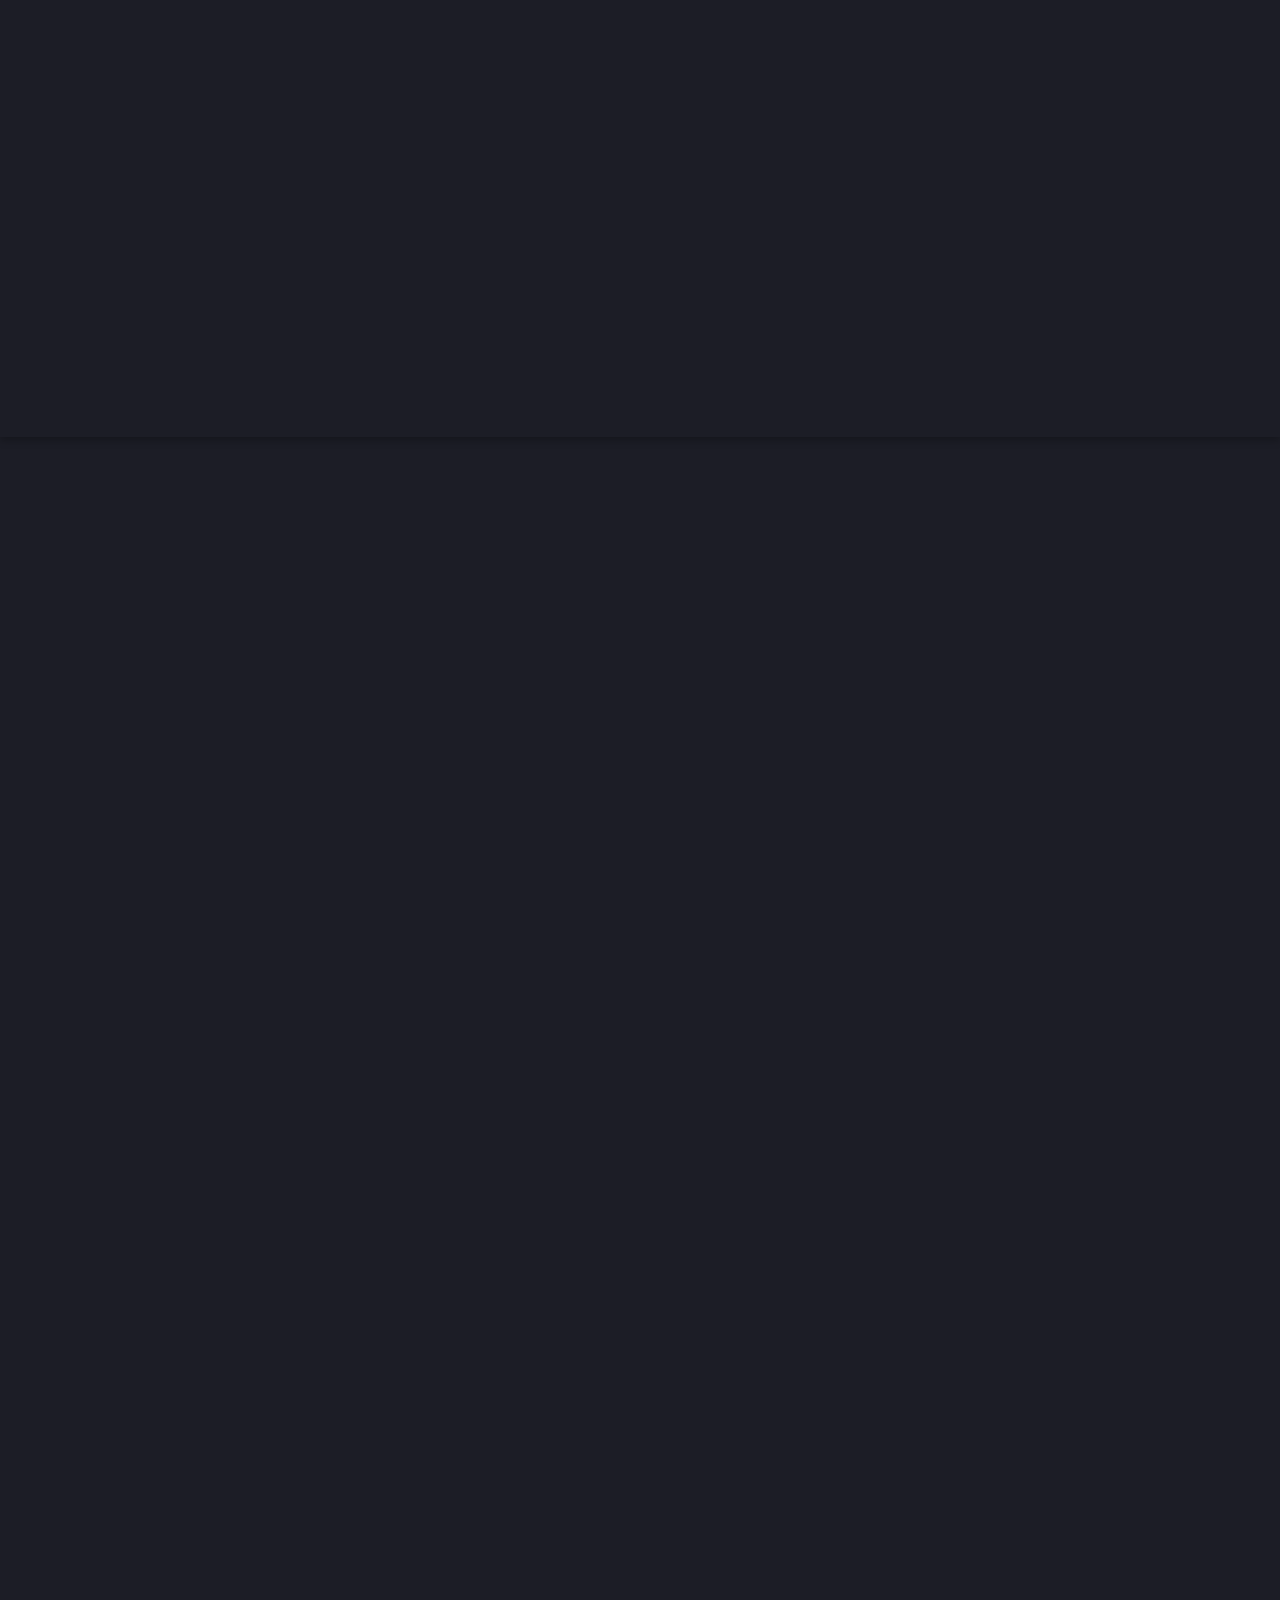
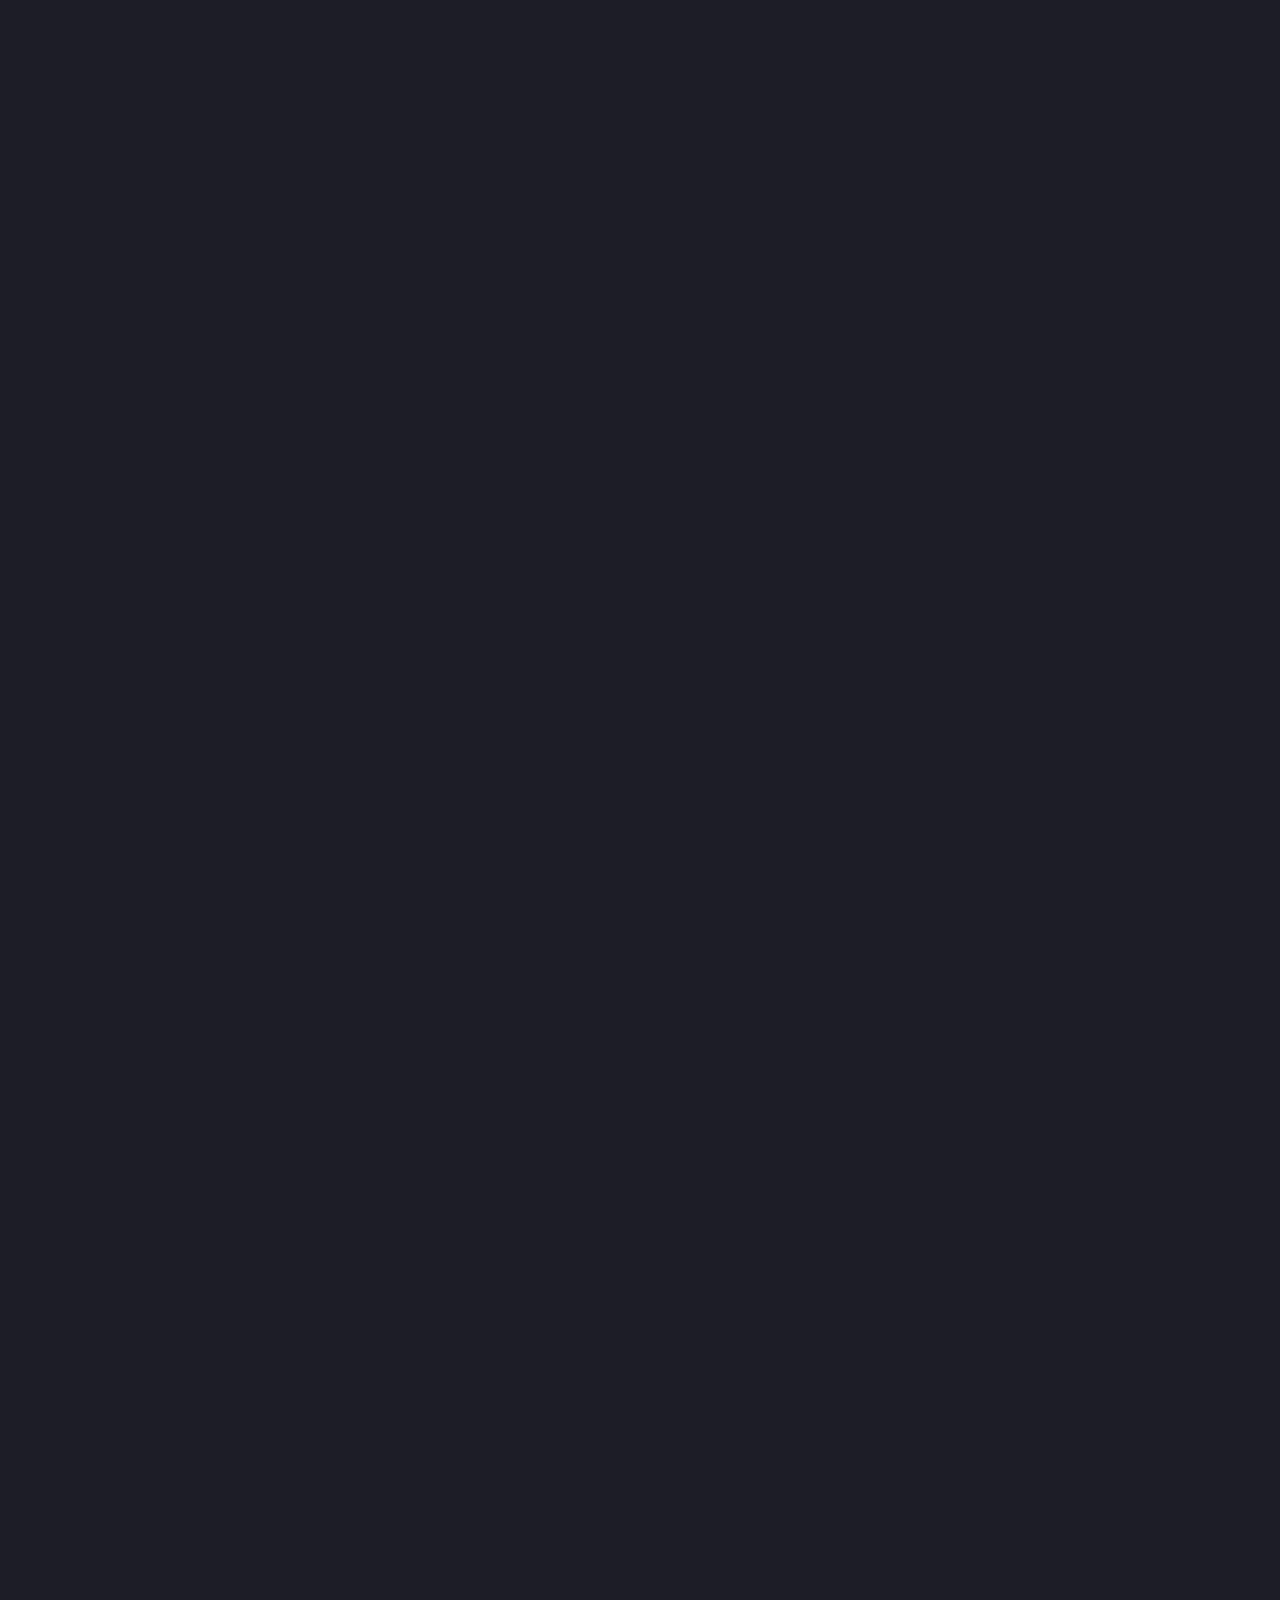
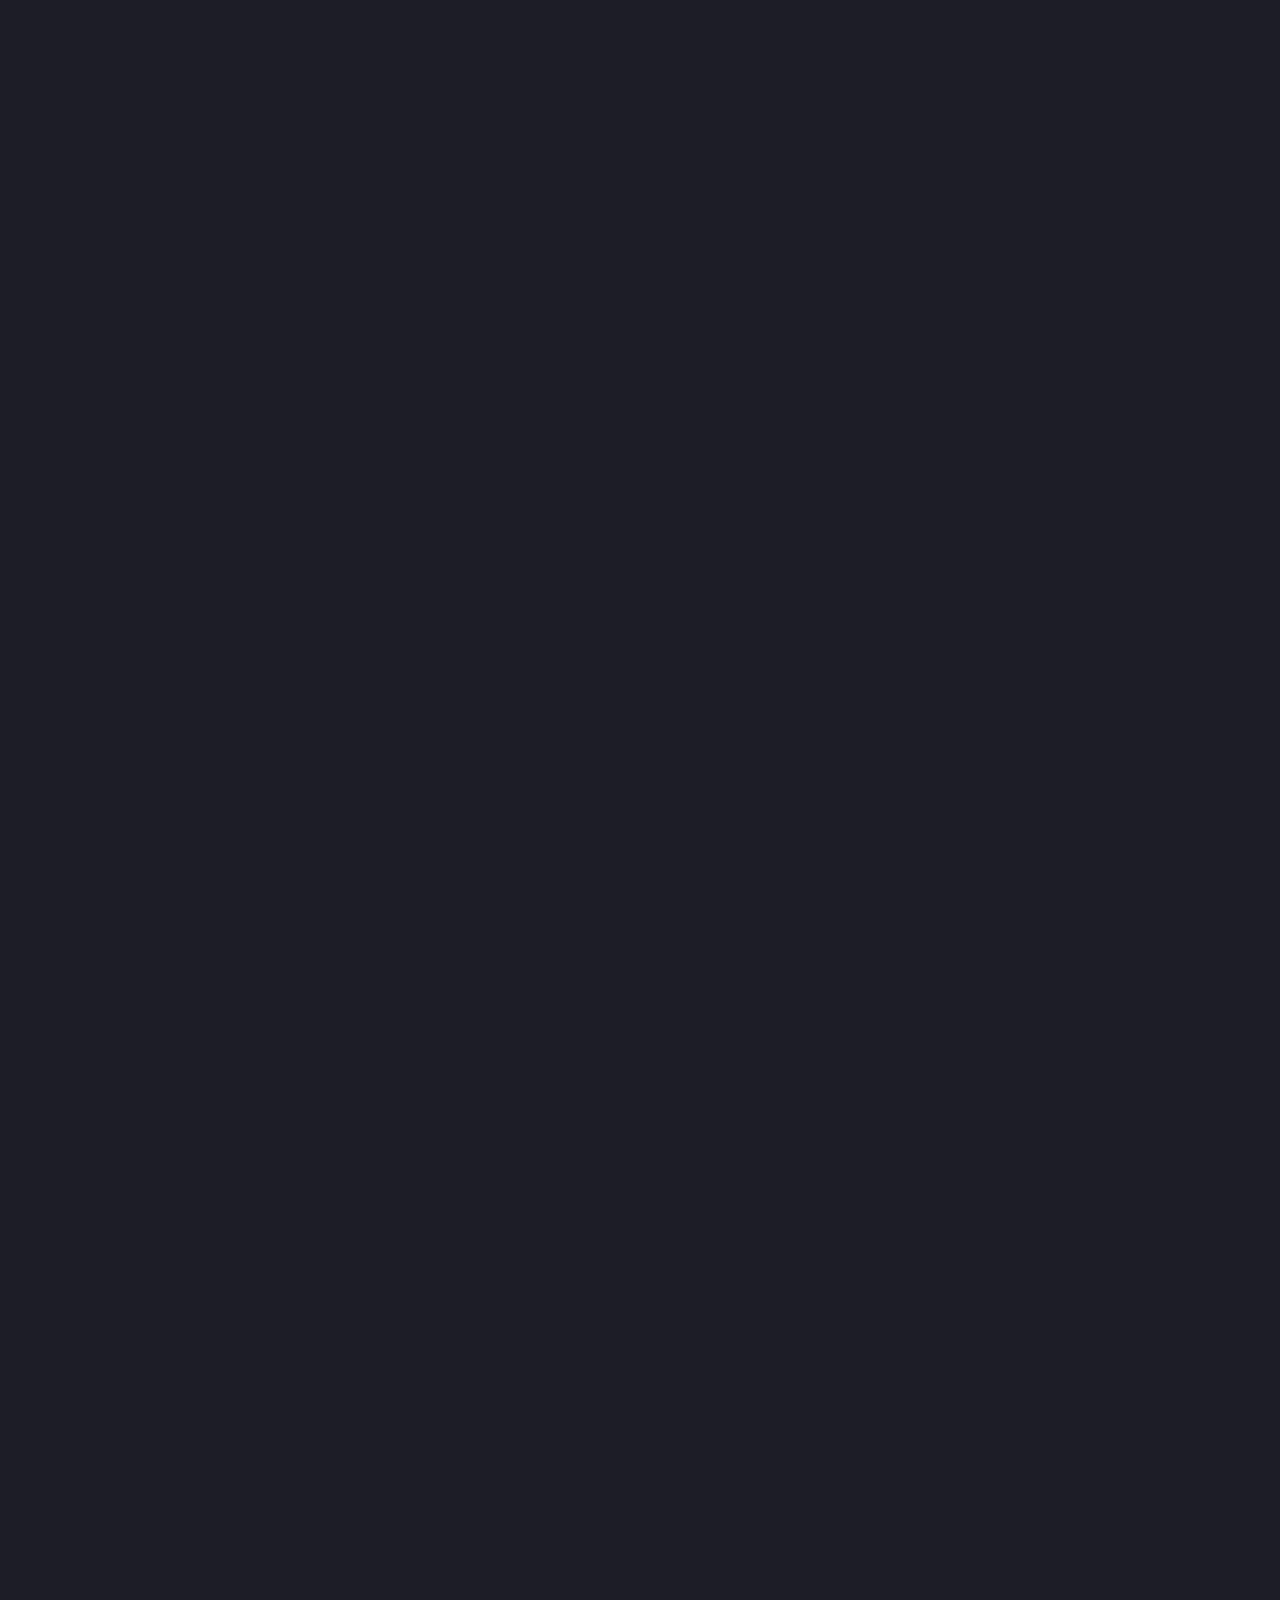
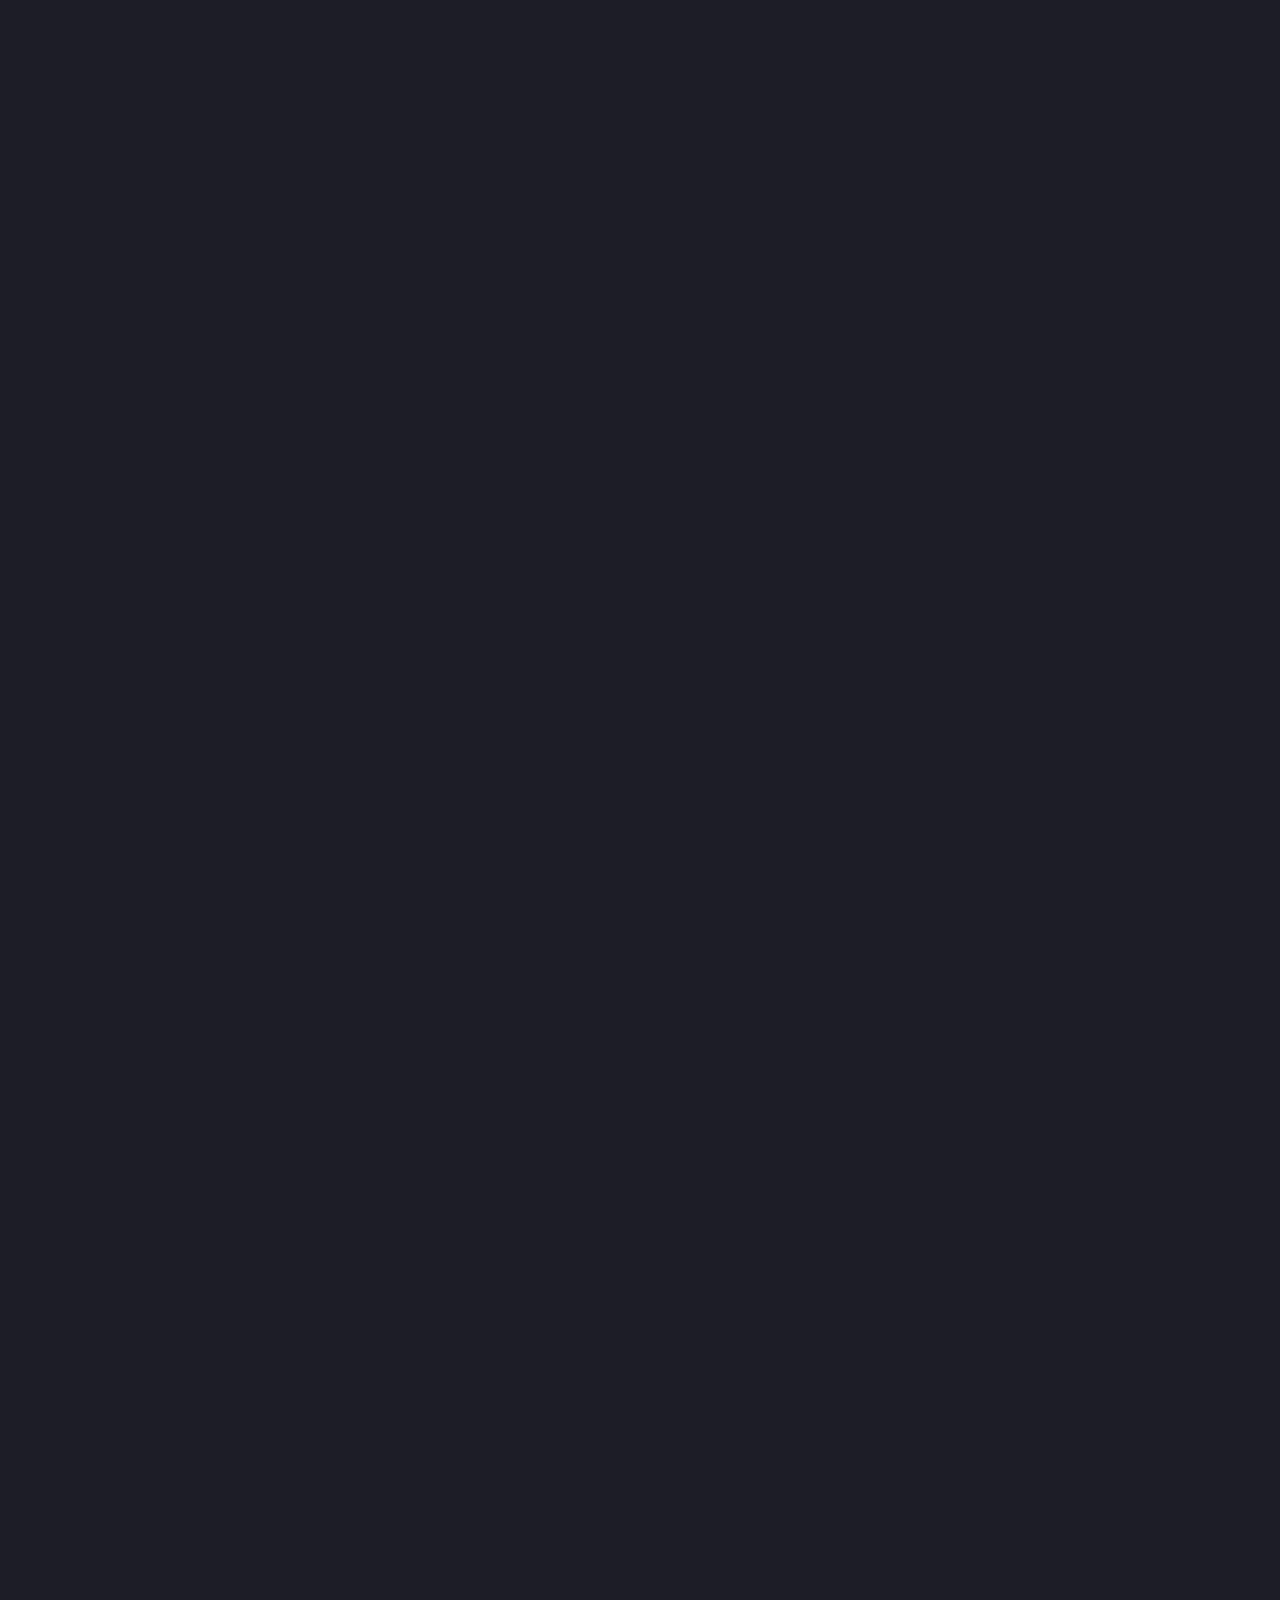
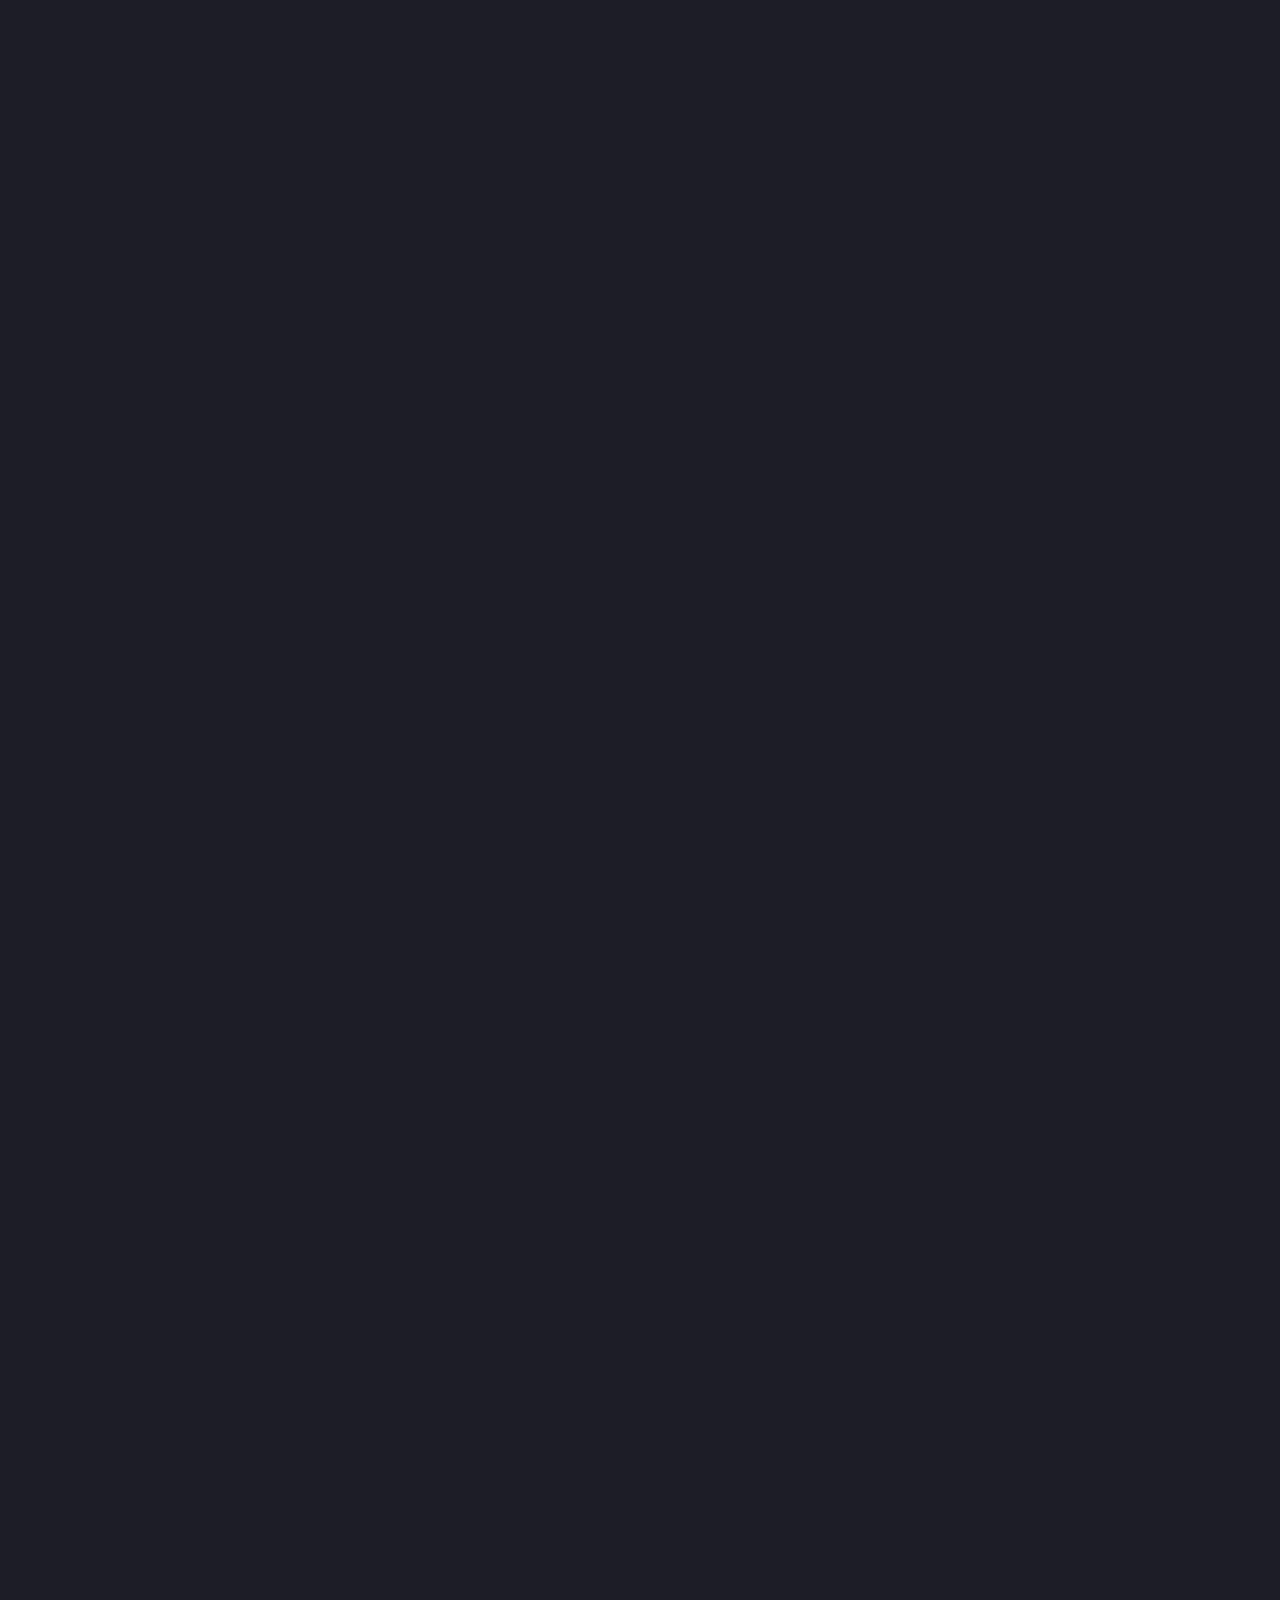
<file: legendofox2018.html>
<!DOCTYPE HTML>
<!--
	Landed by HTML5 UP
	html5up.net | @ajlkn
	Free for personal and commercial use under the CCA 3.0 license (html5up.net/license)
-->
<html>
<head>
    <title>Legend Of Ox</title>
    <meta charset="utf-8"/>
    <meta name="viewport" content="width=device-width, initial-scale=1, user-scalable=no"/>
    <link rel="shortcut icon" type="image/x-icon" href="favicon.ico">
    <link rel="stylesheet" href="assets/css/main.css"/>
    <link rel="stylesheet" href="assets/css/flag-icon.css"/>
    <noscript>
        <link rel="stylesheet" href="assets/css/noscript.css"/>
    </noscript>
</head>
<body class="is-preload landing">
<div id="page-wrapper">
    <header id="header">
        <h1 id="logo"><a href="#">Legend Of Ox 2018</a></h1>
    </header>
    <!-- Header
        <header id="header">
            <h1 id="logo"><a href="index.html">Landed</a></h1>
            <nav id="nav">
                <ul>
                    <li><a href="index.html">Home</a></li>
                    <li>
                        <a href="#">Layouts</a>
                        <ul>
                            <li><a href="left-sidebar.html">Left Sidebar</a></li>
                            <li><a href="right-sidebar.html">Right Sidebar</a></li>
                            <li><a href="no-sidebar.html">No Sidebar</a></li>
                        </ul>
                    </li>
                    <li><a href="elements.html">Elements</a></li>
                    <li><a href="#" class="button primary">Sign Up</a></li>
                </ul>
            </nav>
        </header>
-->
    <!-- Banner -->
    <section id="banner">
        <div class="content">
            <span class="image"><img src="images/legend_of_ox_logo.svg" alt=""/></span>
            <header>
                <ul class="actions" style="display: inline-flex">
                    <li><a href="legendofox2018.html" class="button selectedButton">2018</a></li>
                    <li><a href="index.html" class="button">2019</a></li>
                    <li><a href="indexv2.html" class="button ">2019 v2</a></li>
                    <li><a href="indexv3.html" class="button ">2019 v3</a></li>
                    <li><a href="indexv4.html" class="button ">2019 v4</a></li>
                </ul>
            </header>
        </div>
        <a href="#one" class="goto-next scrolly">Next</a>
    </section>

    <!-- One -->
    <section id="one" class="spotlight style1 bottom">
        <span class="image fit main"><img src="images/lox_title.jpg" alt=""/></span>
        <div class="content">
            <div class="container">
                <div class="row">
                    <div class="col-4 col-12-medium">
                        <header>
                            <h2>Legend Of Ox 2018</h2>
                            <p>SUP Event in <br>
                                St.Gilgen am Wolfgangsee</p>
                        </header>
                    </div>
                    <div class="col-4 col-12-medium" style="text-align:justify">
                        <p>"The Legend of Ox" fand erstmalig in St.Gilgen am wunderschönen Wolfgangsee am 9. und 10.Juni
                            2018 statt – und dieses Rennevent ist bereits jetzt eine Legende. Erstaustragung und bereits
                            über 60 Teilnehmer bei strahlendem Sommerwetter. </p>
                    </div>
                    <div class="col-4 col-12-medium" style="text-align:justify">
                        <p>Spannende Sprintrennen in gelosten Heats, ein Long-Distance Rennen auf 8km – mit
                            interessantem Kurs quer über den See, dicht gefolgt vom Legend of Ox – ein 3 km Rennen auf
                            I-SUPs zum Ochsenkreuz und retour.</p>
                    </div>
                </div>
            </div>
        </div>
        <a href="#impressions1" class="goto-next scrolly">Next</a>
    </section>

    <!-- Impressions -->
    <section id="impressions1" class="wrapper style1 special fade-up">
        <div class="content">
            <div class="container">
                <header class="major">
                    <h2>Location</h2>
                    <p>Strandbad St.Gilgen am Wolfgangsee</p>
                </header>
                <p>TODO: Satzl über Location</p>
                <div class="box alt">
                    <div class="row gtr-50 gtr-uniform">
                        <div  class="col-4 col-6-xsmall">
                            <a href="images/impressions/IMG_0527.jpg" class="image fit thumb"><img
                                src="images/impressions/IMG_0527.jpg" alt=""/></a></div>
                        <div class="col-4 col-6-xsmall"><a href="images/impressions/IMG_0908.jpg" class="image fit thumb"><img
                                src="images/impressions/IMG_0908.jpg" alt=""/></a></div>
                        <div class="col-4 col-6-xsmall"><a href="images/impressions/IMG_0934.jpg" class="image fit thumb"><img
                                src="images/impressions/IMG_0934.jpg" alt=""/></a></div>
                        <div class="col-4 col-6-xsmall"><a href="images/impressions/IMG_0938.jpg" class="image fit thumb"><img
                                src="images/impressions/IMG_0938.jpg" alt=""/></a></div>
                        <div class="col-4 col-6-xsmall"><a href="images/impressions/IMG_0951.jpg" class="image fit thumb"><img
                                src="images/impressions/IMG_0951.jpg" alt=""/></a></div>
                        <div class="col-4 col-6-xsmall"><a href="images/impressions/IMG_1340.jpg" class="image fit thumb"><img
                                src="images/impressions/IMG_1340.jpg" alt=""/></a></div>
                        <div class="col-4 col-6-xsmall"><a href="images/impressions/IMG_0958.jpg" class="image fit thumb"><img
                                src="images/impressions/IMG_0958.jpg" alt=""/></a></div>
                        <div class="col-4 col-6-xsmall"><a href="images/impressions/IMG_0915.jpg" class="image fit thumb"><img
                                src="images/impressions/IMG_0915.jpg" alt=""/></a></div>
                        <div class="col-4 col-6-xsmall"><a href="images/impressions/IMG_1434.jpg" class="image fit thumb"><img
                                src="images/impressions/IMG_1434.jpg" alt=""/></a></div>
                    </div>
                </div>
            </div>
        </div>
        <a href="#two" class="goto-next scrolly">Next</a>
    </section>

    <!-- Two -->
    <section id="two" class="spotlight style2 right">
        <span class="image fit main"><img src="images/sprint_frauen.jpg" alt=""/></span>
        <div class="content">
            <header>
                <h2>SPRINT Frauen</h2>
                <p>Sprint über 200 Meter - Alle Boards bis 14" waren erlaubt - Start in 2er Heats</p>
            </header>
            <div class="table-wrapper">
                <table class="alt">
                    <thead>
                    <tr>
                        <th>Platz</th>
                        <th>Name</th>
                        <th>Zeit</th>
                    </tr>
                    </thead>
                    <tbody>
                    <tr>
                        <td>1</td>
                        <td>Linda Schwaiger<span class="/*flag-icon flag-icon-at*/"
                                                 style="float:right;line-height:inherit"/></td>
                        <td>00:01:12</td>
                    </tr>
                    <tr>
                        <td>2</td>
                        <td>Sonja Steineder<span class="/*flag-icon flag-icon-at*/"
                                                 style="float:right;line-height:inherit"/></td>
                        <td>00:01:14</td>
                    </tr>
                    <tr>
                        <td>3</td>
                        <td>Anna Bernberger<span class="/*flag-icon flag-icon-at*/"
                                                 style="float:right;line-height:inherit"/></td>
                        <td>00:01:25</td>
                    </tr>
                    <tr>
                        <td>4</td>
                        <td>Karo Diwoky<span class="/*flag-icon flag-icon-at*/" style="float:right;line-height:inherit"/>
                        </td>
                        <td>00:01:26</td>
                    </tr>
                    </tbody>
                </table>
            </div>
        </div>
        <a href="#three" class="goto-next scrolly">Next</a>
    </section>

    <!-- Three -->
    <section id="three" class="spotlight style3 left">
        <span class="image fit main bottom"><img src="images/sprint_action.jpg" alt=""/></span>
        <div class="content">
            <header>
                <h2>SPRINT Männer</h2>
                <p>Sprint über 200 Meter - Alle Boards bis 14" waren erlaubt - Start in 2er Heats</p>
            </header>
            <div class="table-wrapper">
                <table class="alt">
                    <thead>
                    <tr>
                        <th>Platz</th>
                        <th>Name</th>
                        <th>Zeit</th>
                    </tr>
                    </thead>
                    <tbody>
                    <tr>
                        <td>1</td>
                        <td>Mike Hackl<span class="/*flag-icon flag-icon-at*/" style="float:right;line-height:inherit"/>
                        </td>
                        <td>00:01:04</td>
                    </tr>
                    <tr>
                        <td>2</td>
                        <td>Alexander Ebner<span class="/*flag-icon flag-icon-at*/"
                                                 style="float:right;line-height:inherit"/></td>
                        <td>00:01:10</td>
                    </tr>
                    <tr>
                        <td>3</td>
                        <td>Herbert Rukendorfer<span class="/*flag-icon flag-icon-at*/"
                                                     style="float:right;line-height:inherit"/></td>
                        <td>00:01:08</td>
                    </tr>
                    <tr>
                        <td>4</td>
                        <td>Markus Schwaiger<span class="/*flag-icon flag-icon-at*/"
                                                  style="float:right;line-height:inherit"/></td>
                        <td>00:01:16</td>
                    </tr>
                    <tr>
                        <td>5</td>
                        <td>Edgar Fischer<span class="/*flag-icon flag-icon-at*/" style="float:right;line-height:inherit"/>
                        </td>
                        <td>00:01:14</td>
                    </tr>
                    <tr>
                        <td>6</td>
                        <td>Johannes Eisl<span class="/*flag-icon flag-icon-at*/" style="float:right;line-height:inherit"/>
                        </td>
                        <td>00:01:18</td>
                    </tr>
                    <tr>
                        <td>7</td>
                        <td>Alexander Pahl<span class="/*flag-icon flag-icon-at*/" style="float:right;line-height:inherit"/>
                        </td>
                        <td>00:01:23</td>
                    </tr>
                    <tr>
                        <td>8</td>
                        <td>Klaus Natschläger<span class="/*flag-icon flag-icon-at*/"
                                                   style="float:right;line-height:inherit"/></td>
                        <td>00:01:26</td>
                    </tr>
                    </tbody>
                </table>
            </div>
        </div>
        <a href="#sprint_kids" class="goto-next scrolly">Next</a>
    </section>

    <!-- Sprint Kids -->
    <section id="sprint_kids" class="spotlight style2 right">
        <span class="image fit main"><img src="images/sprint_kinder.jpg" alt=""/></span>
        <div class="content" style="width: 25em;">
            <header>
                <h2>SPRINT Kids</h2>
                <p>Sprint über 200m - Alle Boards bis 14" waren erlaubt</p>
            </header>
            TODO: Kids Ranking
        </div>
        <a href="#long_dist" class="goto-next scrolly">Next</a>
    </section>

    <!-- Long Distance -->
    <section id="long_dist" class="spotlight style3 left">
        <span class="image fit main bottom"><img src="images/long_distance_start.jpg" alt=""/></span>
        <div class="content">
            <header>
                <h2>LONG DISTANCE</h2>
                <p>Rennen über 8km</p>
            </header>
            <div class="table-wrapper">
                <table class="alt">
                    <thead>
                    <tr>
                        <th>Platz</th>
                        <th>Name</th>
                        <th>Zeit</th>
                    </tr>
                    </thead>
                    <tbody>
                    <tr>
                        <td>1</td>
                        <td>Peter Bartl<span class="/*flag-icon flag-icon-at*/" style="float:right;line-height:inherit"/>
                        </td>
                        <td>00:48:29</td>
                    </tr>
                    <tr>
                        <td>2</td>
                        <td>Mike Hackl<span class="/*flag-icon flag-icon-at*/" style="float:right;line-height:inherit"/>
                        </td>
                        <td>00:52:15</td>
                    </tr>
                    <tr>
                        <td>3</td>
                        <td>Manfred Mayrwöger<span class="/*flag-icon flag-icon-at*/"
                                                   style="float:right;line-height:inherit"/></td>
                        <td>00:52:29</td>
                    </tr>
                    <tr>
                        <td>4</td>
                        <td>Laura Bartl<span class="/*flag-icon flag-icon-at*/" style="float:right;line-height:inherit"/>
                        </td>
                        <td>00:54:30</td>
                    </tr>
                    <tr>
                        <td>5</td>
                        <td>Josef Toth<span class="/*flag-icon flag-icon-at*/" style="float:right;line-height:inherit"/>
                        </td>
                        <td>00:54:37</td>
                    </tr>
                    <tr>
                        <td>6</td>
                        <td>Marion Seebauer<span class="/*flag-icon flag-icon-at*/"
                                                 style="float:right;line-height:inherit"/></td>
                        <td>00:54:43</td>
                    </tr>
                    <tr>
                        <td>7</td>
                        <td>Herbert Rukendorfer<span class="/*flag-icon flag-icon-at*/"
                                                     style="float:right;line-height:inherit"/></td>
                        <td>00:55:00</td>
                    </tr>
                    <tr>
                        <td>8</td>
                        <td>Martin Grininger<span class="/*flag-icon flag-icon-at*/"
                                                  style="float:right;line-height:inherit"/></td>
                        <td>00:55:16</td>
                    </tr>
                    <tr>
                        <td>9</td>
                        <td>Jürgen Possart<span class="/*flag-icon flag-icon-at*/" style="float:right;line-height:inherit"/>
                        </td>
                        <td>00:55:38</td>
                    </tr>
                    <tr>
                        <td>10</td>
                        <td>Stefan Wendt<span class="/*flag-icon flag-icon-at*/" style="float:right;line-height:inherit"/>
                        </td>
                        <td>00:56:16</td>
                    </tr>
                    </tbody>
                </table>
            </div>
            <a href="ranking.html#ranking_long_distance" class="button small fit">Alle Ergebnisse</a>
        </div>
        <a href="#legend_of_ox" class="goto-next scrolly">Next</a>
    </section>

    <!-- Legend of Ox -->
    <section id="legend_of_ox" class="spotlight style2 right">
        <span class="image fit main"><img src="images/legend_of_ox.jpg" alt=""/></span>
        <div class="content">
            <header>
                <h2>LEGEND OF OX</h2>
                <p>Rennen über 3km - nur I-SUPs waren erlaubt - Le-Mans Start</p>
            </header>
            <div class="table-wrapper">
                <table class="alt">
                    <thead>
                    <tr>
                        <th>Platz</th>
                        <th>Name</th>
                        <th>Zeit</th>
                    </tr>
                    </thead>
                    <tbody>
                    <tr>
                        <td>1</td>
                        <td>Mike Hackl<span class="/*flag-icon flag-icon-at*/" style="float:right;line-height:inherit"/>
                        </td>
                        <td>00:22:28</td>
                    </tr>
                    <tr>
                        <td>2</td>
                        <td>Alexander Ebner<span class="/*flag-icon flag-icon-at*/"
                                                 style="float:right;line-height:inherit"/></td>
                        <td>00:22:45</td>
                    </tr>
                    <tr>
                        <td>3</td>
                        <td>Herbert Rukendorfer<span class="/*flag-icon flag-icon-at*/"
                                                     style="float:right;line-height:inherit"/></td>
                        <td>00:22:52</td>
                    </tr>
                    <tr>
                        <td>4</td>
                        <td>Edgar Fischer<span class="/*flag-icon flag-icon-at*/" style="float:right;line-height:inherit"/>
                        </td>
                        <td>00:23:20</td>
                    </tr>
                    <tr>
                        <td>5</td>
                        <td>Linda Schwaiger<span class="/*flag-icon flag-icon-at*/"
                                                 style="float:right;line-height:inherit"/></td>
                        <td>00:23:37</td>
                    </tr>
                    <tr>
                        <td>6</td>
                        <td>Jürgen Possart<span class="/*flag-icon flag-icon-at*/" style="float:right;line-height:inherit"/>
                        </td>
                        <td>00:23:46</td>
                    </tr>
                    <tr>
                        <td>7</td>
                        <td>Markus Schwaiger<span class="/*flag-icon flag-icon-at*/"
                                                  style="float:right;line-height:inherit"/></td>
                        <td>00:24:22</td>
                    </tr>
                    <tr>
                        <td>8</td>
                        <td>Robert Kuchinka<span class="/*flag-icon flag-icon-at*/"
                                                 style="float:right;line-height:inherit"/></td>
                        <td>00:25:09</td>
                    </tr>
                    <tr>
                        <td>9</td>
                        <td>Michael Grasmann<span class="/*flag-icon flag-icon-at*/"
                                                  style="float:right;line-height:inherit"/></td>
                        <td>00:25:45</td>
                    </tr>
                    <tr>
                        <td>10</td>
                        <td>Alexander Pahl<span class="/*flag-icon flag-icon-at*/" style="float:right;line-height:inherit"/>
                        </td>
                        <td>00:27:11</td>
                    </tr>
                    </tbody>
                </table>
            </div>
            <a href="ranking.html#ranking_lox" class="button small fit">Alle Ergebnisse</a>
        </div>
        <a href="#legend_of_ox_kids" class="goto-next scrolly">Next</a>
    </section>

    <!-- Legend Of Ox Kids -->
    <section id="legend_of_ox_kids" class="spotlight style3 left">
        <span class="image fit main bottom"><img src="images/legend_of_ox_kids.jpg" alt=""/></span>
        <div class="content">
            <header>
                <h2>LEGEND OF OX Kids</h2>
            </header>
            <div class="table-wrapper">
                <table class="alt">
                    <thead>
                    <tr>
                        <th>Platz</th>
                        <th>Name</th>
                        <th>Zeit</th>
                    </tr>
                    </thead>
                    <tbody>
                    <tr>
                        <td>1</td>
                        <td>Leni Pahl<span class="/*flag-icon flag-icon-at*/" style="float:right;line-height:inherit"/></td>
                        <td>00:08:30</td>
                    </tr>
                    <tr>
                        <td>2</td>
                        <td>Benjamin Kogard<span class="/*flag-icon flag-icon-at*/"
                                                 style="float:right;line-height:inherit"/></td>
                        <td>00:08:38</td>
                    </tr>
                    <tr>
                        <td>3</td>
                        <td>Lukas Schwaiger<span class="/*flag-icon flag-icon-at*/"
                                                 style="float:right;line-height:inherit"/></td>
                        <td>00:09:01</td>
                    </tr>
                    <tr>
                        <td>4</td>
                        <td>Tobias Grasmann<span class="/*flag-icon flag-icon-at*/"
                                                 style="float:right;line-height:inherit"/></td>
                        <td>00:09:35</td>
                    </tr>
                    <tr>
                        <td>5</td>
                        <td>Georg Böckl<span class="/*flag-icon flag-icon-at*/" style="float:right;line-height:inherit"/>
                        </td>
                        <td>00:09:42</td>
                    </tr>
                    <tr>
                        <td>6</td>
                        <td>Ronja Neuhofer<span class="/*flag-icon flag-icon-at*/" style="float:right;line-height:inherit"/>
                        </td>
                        <td>00:09:53</td>
                    </tr>
                    <tr>
                        <td>7</td>
                        <td>Lukas Eigenstuhler<span class="/*flag-icon flag-icon-at*/"
                                                    style="float:right;line-height:inherit"/></td>
                        <td>00:10:02</td>
                    </tr>
                    <tr>
                        <td>8</td>
                        <td>Linda Possart<span class="/*flag-icon flag-icon-at*/" style="float:right;line-height:inherit"/>
                        </td>
                        <td>00:10:56</td>
                    </tr>
                    <tr>
                        <td>9</td>
                        <td>Antonia Kloiber<span class="/*flag-icon flag-icon-at*/"
                                                 style="float:right;line-height:inherit"/></td>
                        <td>00:11:11</td>
                    </tr>
                    <tr>
                        <td>10</td>
                        <td>Johanna Bahr<span class="/*flag-icon flag-icon-at*/" style="float:right;line-height:inherit"/>
                        </td>
                        <td>00:11:23</td>
                    </tr>
                    </tbody>
                </table>
            </div>
            <a href="ranking.html#ranking_lox_kids" class="button small fit">Alle Ergebnisse</a>
        </div>
        <a href="#impressions2" class="goto-next scrolly">Next</a>
    </section>

    <!-- Impressions -->
    <section id="impressions2" class="wrapper style1 special fade-up">
        <div class="container">
            <header class="major">
                <h2>Impressionen</h2>
            </header>
            <div class="box alt">
                <div class="row gtr-50 gtr-uniform">
                    <div class="col-4 col-6-xsmall"><a href="images/impressions/IMG_0577.jpg" class="image fit thumb">
                        <img src="images/impressions/IMG_0577.jpg" alt=""/></a></div>
                    <div class="col-4 col-6-xsmall"><a href="images/impressions/IMG_0580.jpg" class="image fit thumb">
                        <img src="images/impressions/IMG_0580.jpg" alt=""/></a></div>
                    <div class="col-4 col-6-xsmall"><a href="images/impressions/IMG_0972.jpg" class="image fit thumb">
                        <img src="images/impressions/IMG_0972.jpg" alt=""/></a></div>
                    <div class="col-4 col-6-xsmall"><a href="images/impressions/IMG_1012.jpg" class="image fit thumb">
                        <img src="images/impressions/IMG_1012.jpg" alt=""/></a></div>
                    <div class="col-4 col-6-xsmall"><a href="images/impressions/IMG_1172.jpg" class="image fit thumb">
                        <img src="images/impressions/IMG_1172.jpg" alt=""/></a></div>
                    <div class="col-4 col-6-xsmall"><a href="images/impressions/IMG_1322.jpg" class="image fit thumb">
                        <img src="images/impressions/IMG_1322.jpg" alt=""/></a></div>
                    <div class="col-12">TODO: Satzl über Legend of Ox</div>
                    <div class="col-12"><a href="images/impressions/IMG_2014.jpg" class="image fit thumb">
                        <img src="images/impressions/IMG_2014.jpg" alt=""/></a></div>
                    <div class="col-4 col-6-xsmall"><a href="images/impressions/IMG_1919.jpg" class="image fit thumb">
                        <img src="images/impressions/IMG_1919.jpg" alt=""/></a></div>
                    <div class="col-4 col-6-xsmall"><a href="images/impressions/LongDistanceActionFoto.jpg" class="image fit thumb">
                        <img src="images/impressions/LongDistanceActionFoto.jpg" alt=""/></a></div>
                    <div class="col-4 col-6-xsmall"><a href="images/impressions/IMG_2096.jpg" class="image fit thumb">
                        <img src="images/impressions/IMG_2096.jpg" alt=""/></a></div>
                    <div class="col-4 col-6-xsmall"><a href="images/impressions/IMG_2226.jpg" class="image fit thumb">
                        <img src="images/impressions/IMG_2226.jpg" alt=""/></a></div>
                    <div class="col-4 col-6-xsmall"><a href="images/impressions/IMG_2250.jpg" class="image fit thumb">
                        <img src="images/impressions/IMG_2250.jpg" alt=""/></a></div>
                    <div class="col-4 col-6-xsmall"><a href="images/impressions/IMG_2370.jpg" class="image fit thumb">
                        <img src="images/impressions/IMG_2370.jpg" alt=""/></a></div>
                    <div class="col-12">TODO: Satzl über Legend of Ox</div>
                    <div class="col-4 col-6-xsmall"><a href="images/impressions/IMG_2429.jpg" class="image fit thumb">
                        <img src="images/impressions/IMG_2429.jpg" alt=""/></a></div>
                    <div class="col-4 col-6-xsmall"><a href="images/impressions/IMG_2586.jpg" class="image fit thumb">
                        <img src="images/impressions/IMG_2586.jpg" alt=""/></a></div>
                    <div class="col-4 col-6-xsmall"><a href="images/impressions/IMG_2622.jpg" class="image fit thumb">
                        <img src="images/impressions/IMG_2622.jpg" alt=""/></a></div>
                    <div class="col-4 col-6-xsmall"><a href="images/impressions/IMG_2027.jpg" class="image fit thumb">
                        <img src="images/impressions/IMG_2027.jpg" alt=""/></a></div>
                    <div class="col-4 col-6-xsmall"><a href="images/impressions/IMG_2032.jpg" class="image fit thumb">
                        <img src="images/impressions/IMG_2032.jpg" alt=""/></a></div>
                    <div class="col-4 col-6-xsmall"><a href="images/impressions/LongDistanceSieger.jpg" class="image fit thumb">
                        <img src="images/impressions/LongDistanceSieger.jpg" alt=""/></a></div>
                    <div class="col-12">TODO Zitat</div>
                    <div class="col-12"><a href="images/impressions/IMG_1997.jpg" class="image fit thumb">
                        <img src="images/impressions/IMG_1997.jpg" alt=""/></a></div>
                </div>
            </div>
        </div>
        <a href="#winners" class="goto-next scrolly">Next</a>
    </section>

    <!-- The Winners -->
    <section id="winners" class="wrapper style1 special fade-up">
        <div class="container">
            <header class="major">
                <h2>Die Sieger</h2>
                <p>The Legend of Ox 2018</p>
            </header>
            TODO Satzl
            <div class="box alt">
                <div class="row gtr-50 gtr-uniform">
                    <div class="col-6 col-6-xsmall"><a href="images/winner/IMG_1484.jpg" class="image fit thumb">
                        <img src="images/winner/IMG_1484.jpg" alt=""/></a></div>
                    <div class="col-6 col-6-xsmall"><a href="images/winner/IMG_1498.jpg" class="image fit thumb">
                        <img src="images/winner/IMG_1498.jpg" alt=""/></a></div>
                    <div class="col-6 col-6-xsmall"><a href="images/winner/IMG_1520.jpg" class="image fit thumb">
                        <img src="images/winner/IMG_1520.jpg" alt=""/></a></div>
                    <div class="col-6 col-6-xsmall"><a href="images/winner/IMG_1545.jpg" class="image fit thumb">
                        <img src="images/winner/IMG_1545.jpg" alt=""/></a></div>
                    <div class="col-6 col-6-xsmall"><a href="images/winner/IMG_1454.jpg" class="image fit thumb">
                        <img src="images/winner/IMG_1454.jpg" alt=""/></a></div>
                    <div class="col-6 col-6-xsmall"><a href="images/winner/IMG_2677.jpg" class="image fit thumb">
                        <img src="images/winner/IMG_2677.jpg" alt=""/></a></div>
                    <div class="col-6 col-6-xsmall"><a href="images/winner/IMG_1553.jpg" class="image fit thumb">
                        <img src="images/winner/IMG_1553.jpg" alt=""/></a></div>
                    <div class="col-6 col-6-xsmall"><a href="images/winner/IMG_2741.jpg" class="image fit thumb">
                        <img src="images/winner/IMG_2741.jpg" alt=""/></a></div>
                    <div class="col-12"><a href="images/impressions/IMG_2770.jpg" class="image fit thumb">
                        <img src="images/impressions/IMG_2770.jpg" alt=""/></a></div>
                </div>
            </div>
            <blockquote><strong>&#8220;Wettkampfstimmung vom Feinsten. Super Wanderpokal und nochmals danke an die spitzenmä&szlig;ige Organisation.</br>
                Ein großes Lob den Veranstaltern die hier am Wolfgangsee einen tollen Wettkampf aufgezogen haben.&#8221;</strong></br>
                Michael Hackl, The Legend of Ox 2018</blockquote>

        </div>
        <a href="#four" class="goto-next scrolly">Next</a>
    </section>

    <!-- The Staff -->
    <section id="staff" class="wrapper style1 special fade-up">
        <div class="container">
            <header class="major">
                <h2>Die Veranstalter</h2>
                <p>Todo Satzl Veranstalter</p>
            </header>
            <div class="box alt">
                <div class="row gtr-50 gtr-uniform">
                    <div class="col-12"><a href="images/staff.jpg" class="image fit thumb">
                        <img src="images/staff.jpg" alt=""/></a></div>
                </div>
            </div>
        </div>
    </section>

    <!-- Four -->
    <section id="four" class="wrapper style1 special fade-up">
        <div class="container">
            <header class="major">
                <h2>Sponsoren</h2>
                <p> TODO Satzl zum Sponsoring
                </p>
            </header>
            <div class="box alt">
                <div class="row gtr-uniform">
                    <section class="col-4 col-6-medium col-12-xsmall">
                        <span class="icon alt major"><img src="images/sponsoren/wadvent_logo.jpg" style="height:8.5em"/></span>
                        <h3><a href="http://www.wolfgangseer-advent.at/orte/gilgen.html" target="_blank">Adventmarkt
                            Sankt Gilgen</a></h3>
                    </section>
                    <section class="col-4 col-6-medium col-12-xsmall">
                        <span class="icon alt major"><img src="images/sponsoren/andreaauer_logo.png"
                                                          style="height:10em"/></span>
                        <h3><a href="http://andreaauer-art.com" target="_blank">Andrea Auer</a></h3>
                    </section>
                    <section class="col-4 col-6-medium col-12-xsmall">
                        <span class="icon alt major"><img src="images/sponsoren/bmw_logo.png"
                                                          style="width:10em"/></span>
                        <h3><a href="https://bmw-foettinger-steinbach.at/">BMW Föttinger</a></h3>
                    </section>
                    <section class="col-4 col-6-medium col-12-xsmall">
                        <span class="icon alt major"><img src="images/sponsoren/bwt_logo.jpg"
                                                          style="width:10em"/></span>
                        <h3><a href="http://www.bwt.at" target="_blank">BWT Mondsee</a></h3>
                    </section>
                    <section class="col-4 col-6-medium col-12-xsmall">
                        <span class="icon alt major" style="background-color:rgb(38, 55, 101)"><img
                                src="images/sponsoren/nannerl_logo.jpg" style="height:8em"/></span>
                        <h3>
                            <a href="https://wolfgangsee.salzkammergut.at/oesterreich/gastronomie/103936/cafe-nannerl-das-mozartcafe-am-wolfgangsee.html"
                               target="_blank">Café Nannerl</a></h3>
                    </section>
                    <section class="col-4 col-6-medium col-12-xsmall">
                        <span class="icon alt major"><img src="images/sponsoren/city_optik_salzburg_logo.png"
                                                          style="width:10em"/></span>
                        <h3><a href="https://www.city-optik-salzburg.com/" target="_blank">City Optik Salzburg</a></h3>
                    </section>
                    <section class="col-4 col-6-medium col-12-xsmall">
                        <span class="icon alt major"><img src="images/sponsoren/logo-crossfit-convalis.jpg"
                                                          style="width:10em"/></span>
                        <h3><a href="http://www.crossfit-convalis.at/" target="_blank">Crossfit Convalis</a></h3>
                    </section>
                    <section class="col-4 col-6-medium col-12-xsmall">
                        <span class="icon alt major"><img src="images/sponsoren/fischer_wirt_logo.png"
                                                          style="width:8em"/></span>
                        <h3><a href="http://www.fischer-wirt.at/index.php/de/" target="_blank">Fischerwirt</a></h3>
                    </section>
                    <section class="col-4 col-6-medium col-12-xsmall">
                        <span class="icon alt major" style="background-color:#2a4434"><img
                                src="images/sponsoren/post_logo.png" style="width:10em"/></span>
                        <h3><a href="https://gasthofzurpost.at/" target="_blank">Hotel Gasthof zur Post</a></h3>
                    </section>
                    <section class="col-4 col-6-medium col-12-xsmall">
                        <span class="icon alt major"><img src="images/sponsoren/schernthaner_logo.png"
                                                          style="width:10em"/></span>
                        <h3><a href="http://www.hotel-schernthaner.at" target="_blank">Hotel Schernthaner</a></h3>
                    </section>
                    <section class="col-4 col-6-medium col-12-xsmall">
                        <span class="icon alt major"><img src="images/sponsoren/maui_jim_logo.webp" style="width:10em"/></span>
                        <h3><a href="https://www.mauijim.com" target="_blank">Maui Jim</a></h3>
                    </section>
                    <section class="col-4 col-6-medium col-12-xsmall">
                        <span class="icon alt major" style="background-color:rgb(93, 105, 112)"><img
                                src="images/sponsoren/melasan_sport_logo.png" style="width:10em"/></span>
                        <h3><a href="https://www.melasan-sport.at/" target="_blank">Melasan Sport Nutrition</a></h3>
                    </section>
                    <section class="col-4 col-6-medium col-12-xsmall">
                        <span class="icon alt major" style="background-color:#000000"><img
                                src="images/sponsoren/primushaeusl_logo.png" style="height:8em"/></span>
                        <h3><a href="http://www.primushaeusl.at/" target="_blank">Primus Häusl</a></h3>
                    </section>
                    <section class="col-4 col-6-medium col-12-xsmall">
                        <span class="icon alt major"><img src="images/sponsoren/rsa_logo.png"
                                                          style="width:10em"/></span>
                        <h3><a href="http://www.rad-angerer.at/" target="_blank">Radsport Angerer</a></h3>
                    </section>
                    <section class="col-4 col-6-medium col-12-xsmall">
                        <span class="icon alt major"><img src="images/sponsoren/sups_logo.png"
                                                          style="width:10em"></span>
                        <h3><a href="https://www.stand-up-paddle-salzburg.at/" target="_blank">Stand Up Paddle
                            Salzburg</a></h3>
                    </section>
                    <section class="col-4 col-6-medium col-12-xsmall">
                        <span class="icon alt major"><img src="images/sponsoren/supskin_logo.png"
                                                          style="width:10em"/></span>
                        <h3><a href="https://www.supskin.com/" target="_blank">Supskin</a></h3>
                    </section>
                    <section class="col-4 col-6-medium col-12-xsmall">
                        <span class="icon alt major"><img src="images/sponsoren/youkon_logo.jpg"
                                                          style="height:10em"/></span>
                        <h3><a href="http://www.youkon.com/" target="_blank">Youkon Wilder Lachs</a></h3>
                    </section>
                </div>
            </div>
        </div>
    </section>

    <section id="four" class="wrapper style1 fade-up">
        <div class="container">
            <header>
                <h2>Weitere Links</h2>
                <!--							<p>Iaculis ac volutpat vis non enim gravida nisi faucibus posuere arcu consequat</p>
                -->                        </header>
            <ul>
                <li><a href="https://www.melasan-sport.at/blog/legend-of-ox-2018-1-stand-up-paddle-race-st-gilgen/"
                       target="_blank">Melasan Sport: Legend of Ox 2018 – 1. Stand Up Paddle Race St. Gilgen</a></li>
                <li><a href="http://standupmagazin.com/2018/06/legend-of-ox-sup-rennen/" target="_blank">Stand-Up
                    Magazin: Legend of Ox SUP Rennen</a></li>
            </ul>
        </div>
    </section>
    <!-- Five -->
    <!--<section id="five" class="wrapper style2 special fade">
        <div class="container">
            <header>
                <h2>Magna faucibus lorem diam</h2>
                <p>Ante metus praesent faucibus ante integer id accumsan eleifend</p>
            </header>
            <form method="post" action="#" class="cta">
                <div class="row gtr-uniform gtr-50">
                    <div class="col-8 col-12-xsmall"><input type="email" name="email" id="email" placeholder="Your Email Address" /></div>
                    <div class="col-4 col-12-xsmall"><input type="submit" value="Get Started" class="fit primary" /></div>
                </div>
            </form>
        </div>
    </section>-->

    <!-- Footer -->
    <footer id="footer">
        <ul class="icons">
            <li><a href="https://www.facebook.com/events/364494620625593/" target="_blank"
                   class="icon fa-facebook"><span class="label">Facebook</span></a></li>
            <li><a href="mailto:info@legendofox.at" class="icon fa-envelope"><span class="label">E-Mail</span></a></li>
        </ul>
        <ul class="copyright">
            <li>&copy; 2019. Legend Of Ox - All rights reserved.</li>
            <li>Created by: DI Alexander Auer</li>
            <li>Design: <a href="http://html5up.net">HTML5 UP</a></li>
        </ul>
    </footer>

</div>

<!-- Scripts -->
<script src="assets/js/jquery.min.js"></script>
<script src="assets/js/jquery.scrolly.min.js"></script>
<script src="assets/js/jquery.dropotron.min.js"></script>
<script src="assets/js/jquery.scrollex.min.js"></script>
<script src="assets/js/browser.min.js"></script>
<script src="assets/js/breakpoints.min.js"></script>
<script src="assets/js/util.js"></script>
<script src="assets/js/main.js"></script>

<script src="assets/js/jquery.poptrox.min.js"></script>

</body>
</html>
</file>
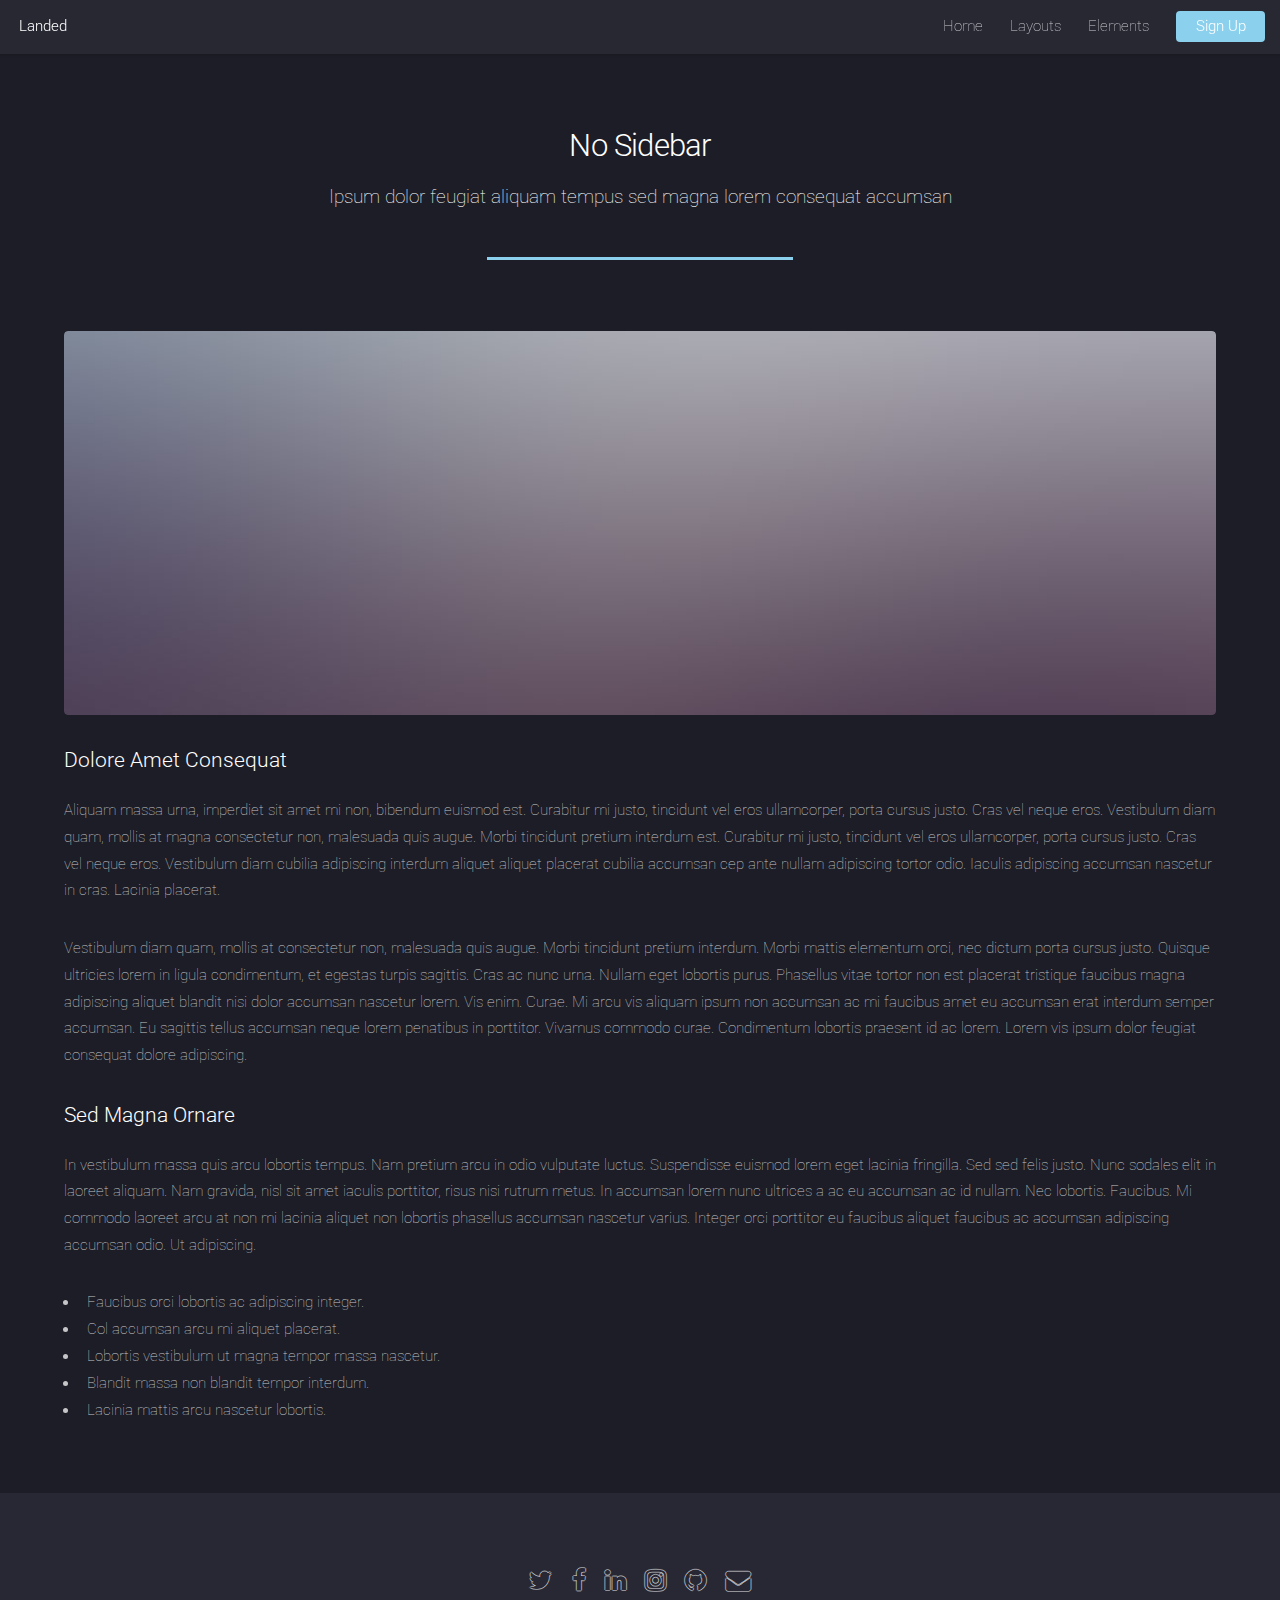
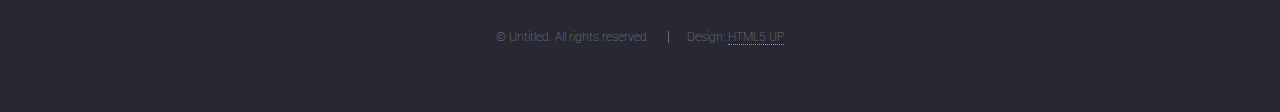
<file: no-sidebar.html>
<!DOCTYPE HTML>
<!--
	Landed by HTML5 UP
	html5up.net | @ajlkn
	Free for personal and commercial use under the CCA 3.0 license (html5up.net/license)
-->
<html>
	<head>
		<title>No Sidebar - Landed by HTML5 UP</title>
		<meta charset="utf-8" />
		<meta name="viewport" content="width=device-width, initial-scale=1, user-scalable=no" />
		<link rel="stylesheet" href="assets/css/main.css" />
		<noscript><link rel="stylesheet" href="assets/css/noscript.css" /></noscript>
	</head>
	<body class="is-preload">
		<div id="page-wrapper">

			<!-- Header -->
				<header id="header">
					<h1 id="logo"><a href="index.html">Landed</a></h1>
					<nav id="nav">
						<ul>
							<li><a href="index.html">Home</a></li>
							<li>
								<a href="#">Layouts</a>
								<ul>
									<li><a href="left-sidebar.html">Left Sidebar</a></li>
									<li><a href="right-sidebar.html">Right Sidebar</a></li>
									<li><a href="no-sidebar.html">No Sidebar</a></li>
									<li>
										<a href="#">Submenu</a>
										<ul>
											<li><a href="#">Option 1</a></li>
											<li><a href="#">Option 2</a></li>
											<li><a href="#">Option 3</a></li>
											<li><a href="#">Option 4</a></li>
										</ul>
									</li>
								</ul>
							</li>
							<li><a href="elements.html">Elements</a></li>
							<li><a href="#" class="button primary">Sign Up</a></li>
						</ul>
					</nav>
				</header>

			<!-- Main -->
				<div id="main" class="wrapper style1">
					<div class="container">
						<header class="major">
							<h2>No Sidebar</h2>
							<p>Ipsum dolor feugiat aliquam tempus sed magna lorem consequat accumsan</p>
						</header>

						<!-- Content -->
							<section id="content">
								<a href="#" class="image fit"><img src="images/pic07.jpg" alt="" /></a>
								<h3>Dolore Amet Consequat</h3>
								<p>Aliquam massa urna, imperdiet sit amet mi non, bibendum euismod est. Curabitur mi justo, tincidunt vel eros ullamcorper, porta cursus justo. Cras vel neque eros. Vestibulum diam quam, mollis at magna consectetur non, malesuada quis augue. Morbi tincidunt pretium interdum est. Curabitur mi justo, tincidunt vel eros ullamcorper, porta cursus justo. Cras vel neque eros. Vestibulum diam cubilia adipiscing interdum aliquet aliquet placerat cubilia accumsan cep ante nullam adipiscing tortor odio. Iaculis adipiscing accumsan nascetur in cras. Lacinia placerat.</p>
								<p>Vestibulum diam quam, mollis at consectetur non, malesuada quis augue. Morbi tincidunt pretium interdum. Morbi mattis elementum orci, nec dictum porta cursus justo. Quisque ultricies lorem in ligula condimentum, et egestas turpis sagittis. Cras ac nunc urna. Nullam eget lobortis purus. Phasellus vitae tortor non est placerat tristique faucibus magna adipiscing aliquet blandit nisi dolor accumsan nascetur lorem. Vis enim. Curae. Mi arcu vis aliquam ipsum non accumsan ac mi faucibus amet eu accumsan erat interdum semper accumsan. Eu sagittis tellus accumsan neque lorem penatibus in porttitor. Vivamus commodo curae. Condimentum lobortis praesent id ac lorem. Lorem vis ipsum dolor feugiat consequat dolore adipiscing.</p>
								<h3>Sed Magna Ornare</h3>
								<p>In vestibulum massa quis arcu lobortis tempus. Nam pretium arcu in odio vulputate luctus. Suspendisse euismod lorem eget lacinia fringilla. Sed sed felis justo. Nunc sodales elit in laoreet aliquam. Nam gravida, nisl sit amet iaculis porttitor, risus nisi rutrum metus. In accumsan lorem nunc ultrices a ac eu accumsan ac id nullam. Nec lobortis. Faucibus. Mi commodo laoreet arcu at non mi lacinia aliquet non lobortis phasellus accumsan nascetur varius. Integer orci porttitor eu faucibus aliquet faucibus ac accumsan adipiscing accumsan odio. Ut adipiscing.</p>
								<ul>
									<li>Faucibus orci lobortis ac adipiscing integer.</li>
									<li>Col accumsan arcu mi aliquet placerat.</li>
									<li>Lobortis vestibulum ut magna tempor massa nascetur.</li>
									<li>Blandit massa non blandit tempor interdum.</li>
									<li>Lacinia mattis arcu nascetur lobortis.</li>
								</ul>
							</section>

					</div>
				</div>

			<!-- Footer -->
				<footer id="footer">
					<ul class="icons">
						<li><a href="#" class="icon alt fa-twitter"><span class="label">Twitter</span></a></li>
						<li><a href="#" class="icon alt fa-facebook"><span class="label">Facebook</span></a></li>
						<li><a href="#" class="icon alt fa-linkedin"><span class="label">LinkedIn</span></a></li>
						<li><a href="#" class="icon alt fa-instagram"><span class="label">Instagram</span></a></li>
						<li><a href="#" class="icon alt fa-github"><span class="label">GitHub</span></a></li>
						<li><a href="#" class="icon alt fa-envelope"><span class="label">Email</span></a></li>
					</ul>
					<ul class="copyright">
						<li>&copy; Untitled. All rights reserved.</li><li>Design: <a href="http://html5up.net">HTML5 UP</a></li>
					</ul>
				</footer>

		</div>

		<!-- Scripts -->
			<script src="assets/js/jquery.min.js"></script>
			<script src="assets/js/jquery.scrolly.min.js"></script>
			<script src="assets/js/jquery.dropotron.min.js"></script>
			<script src="assets/js/jquery.scrollex.min.js"></script>
			<script src="assets/js/browser.min.js"></script>
			<script src="assets/js/breakpoints.min.js"></script>
			<script src="assets/js/util.js"></script>
			<script src="assets/js/main.js"></script>

	</body>
</html>
</file>
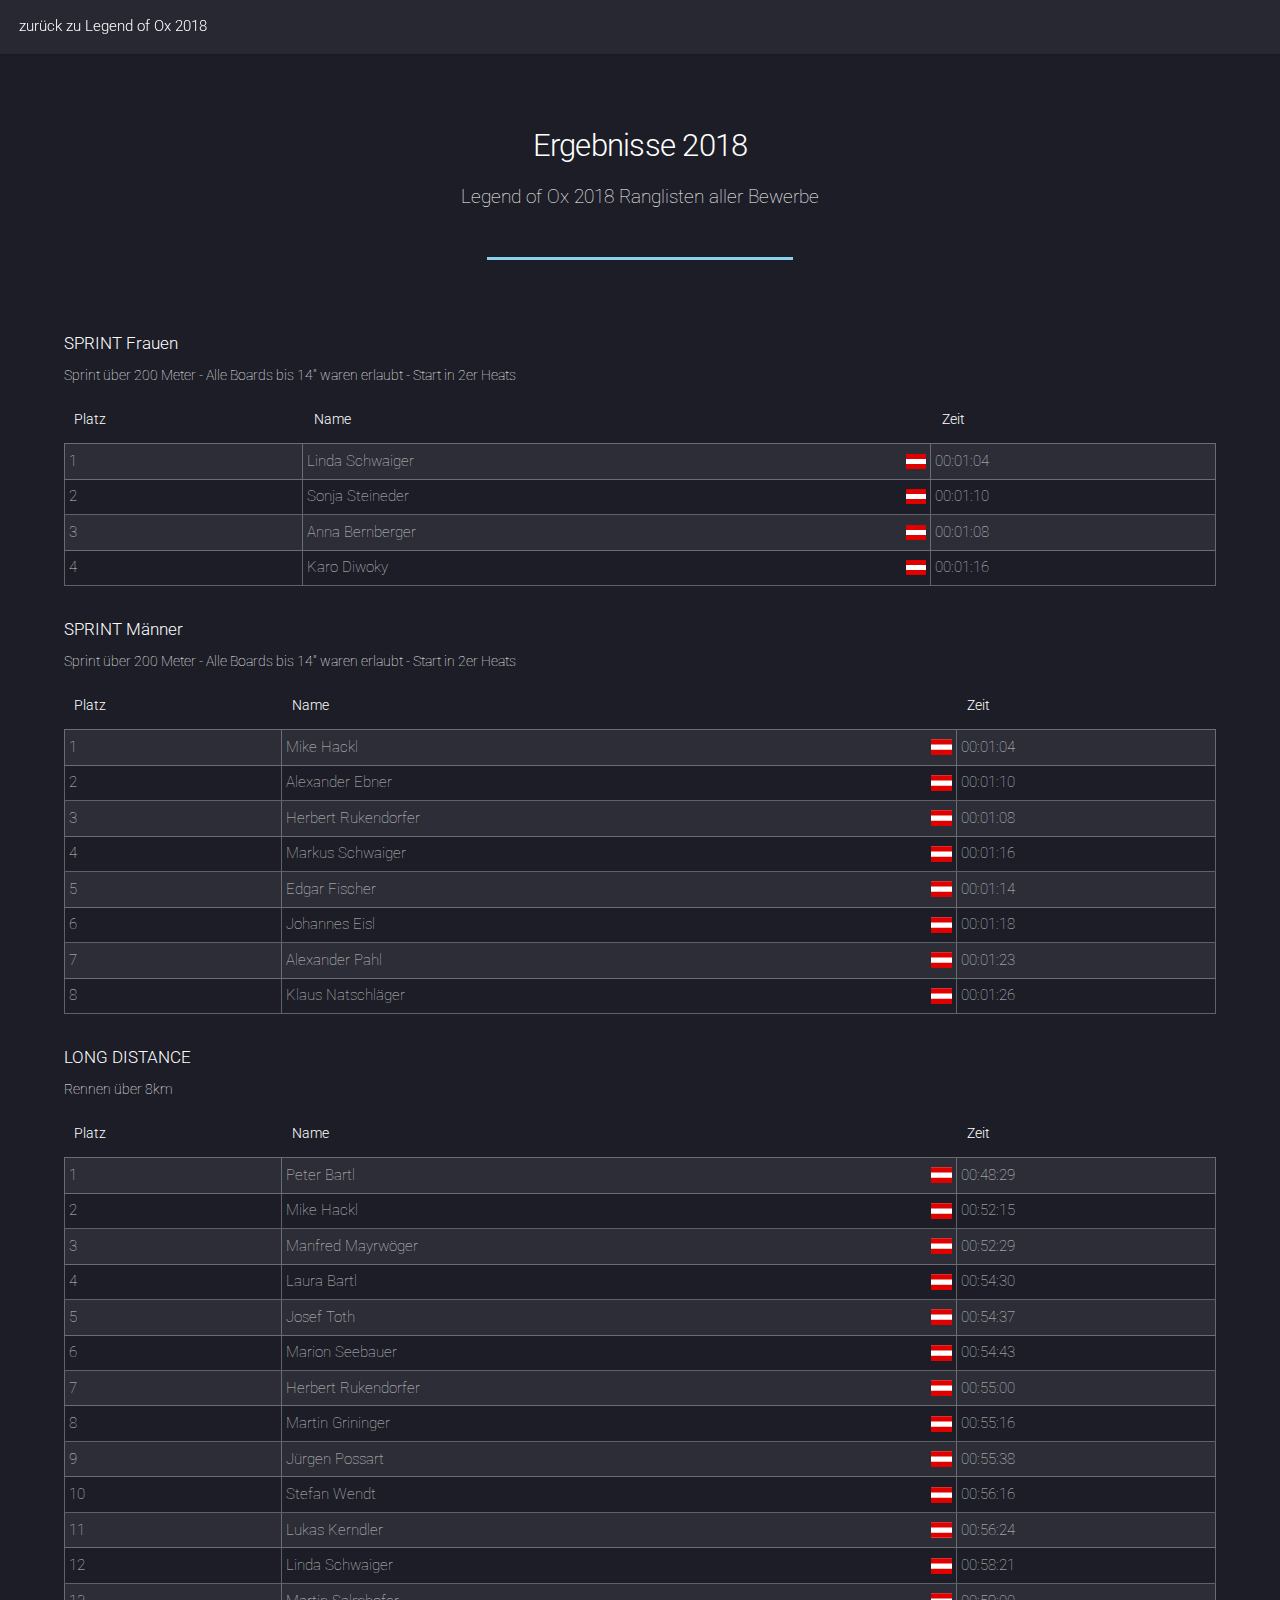
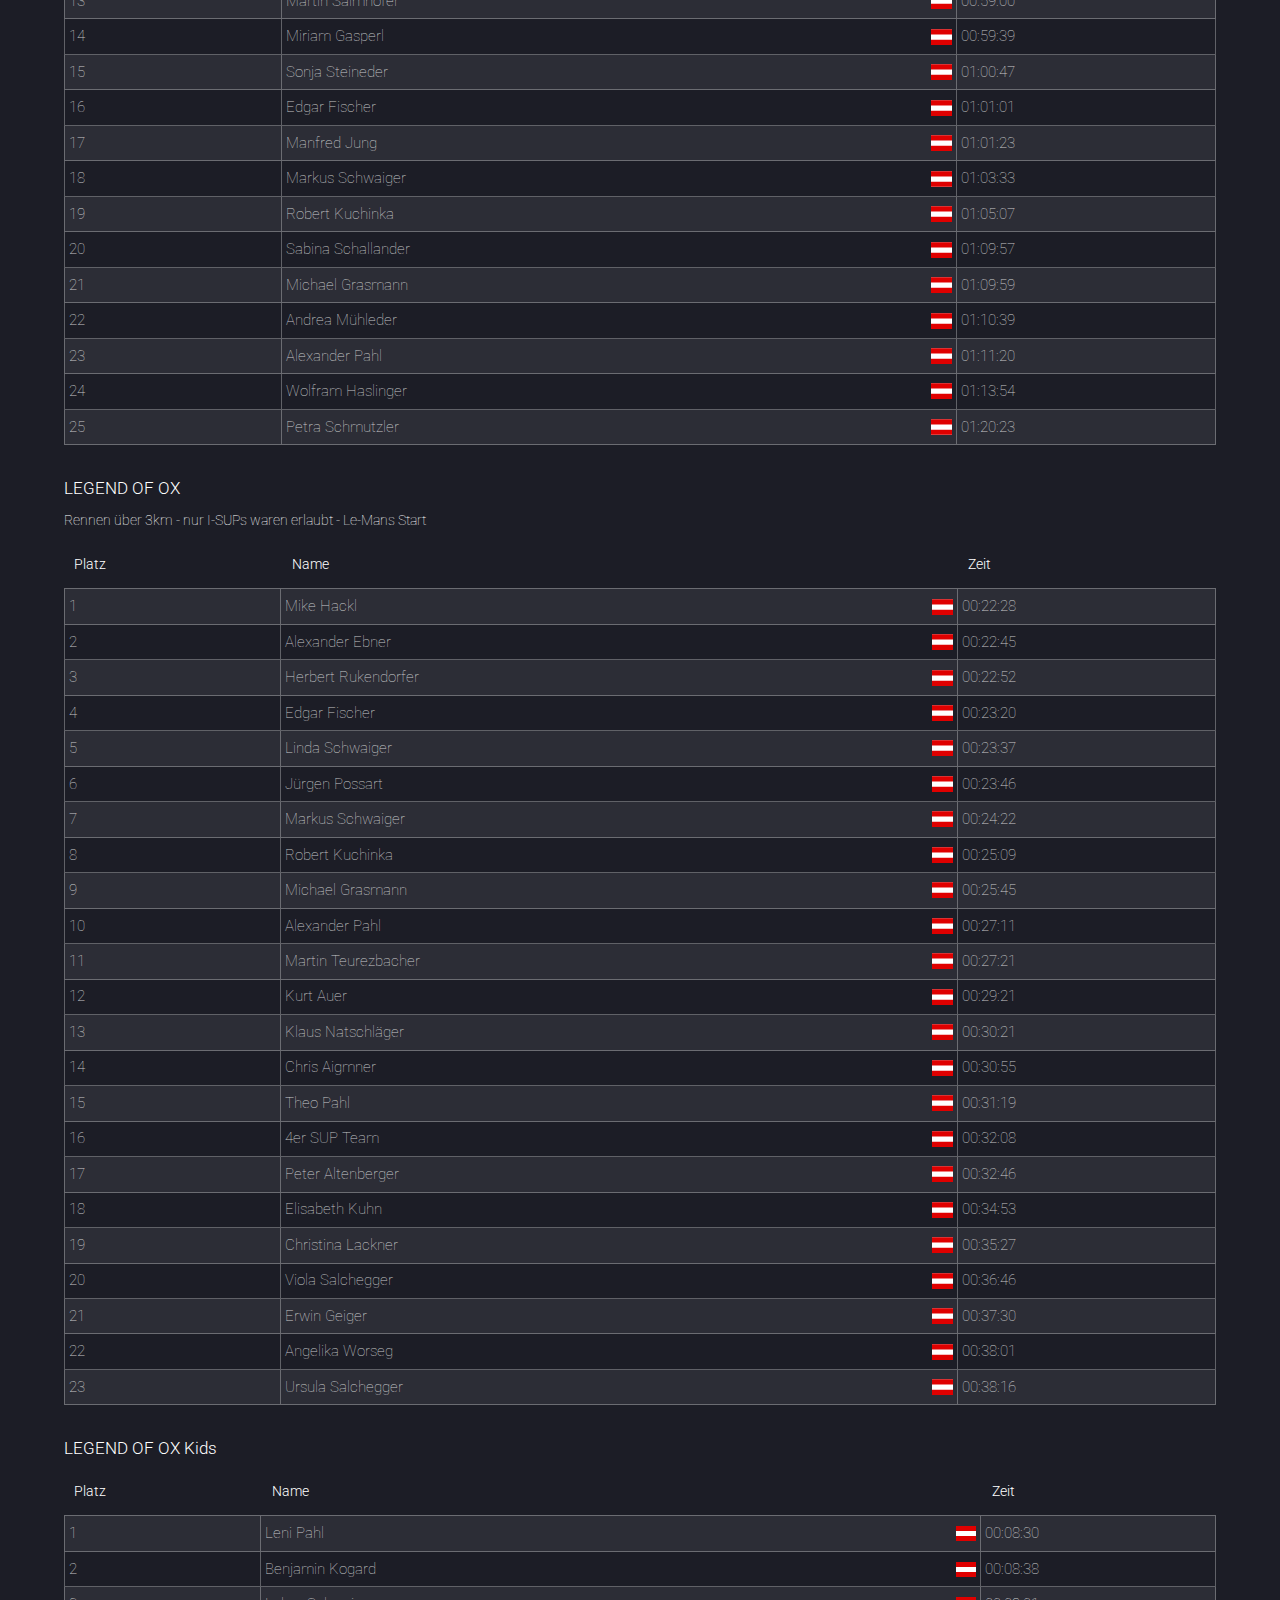
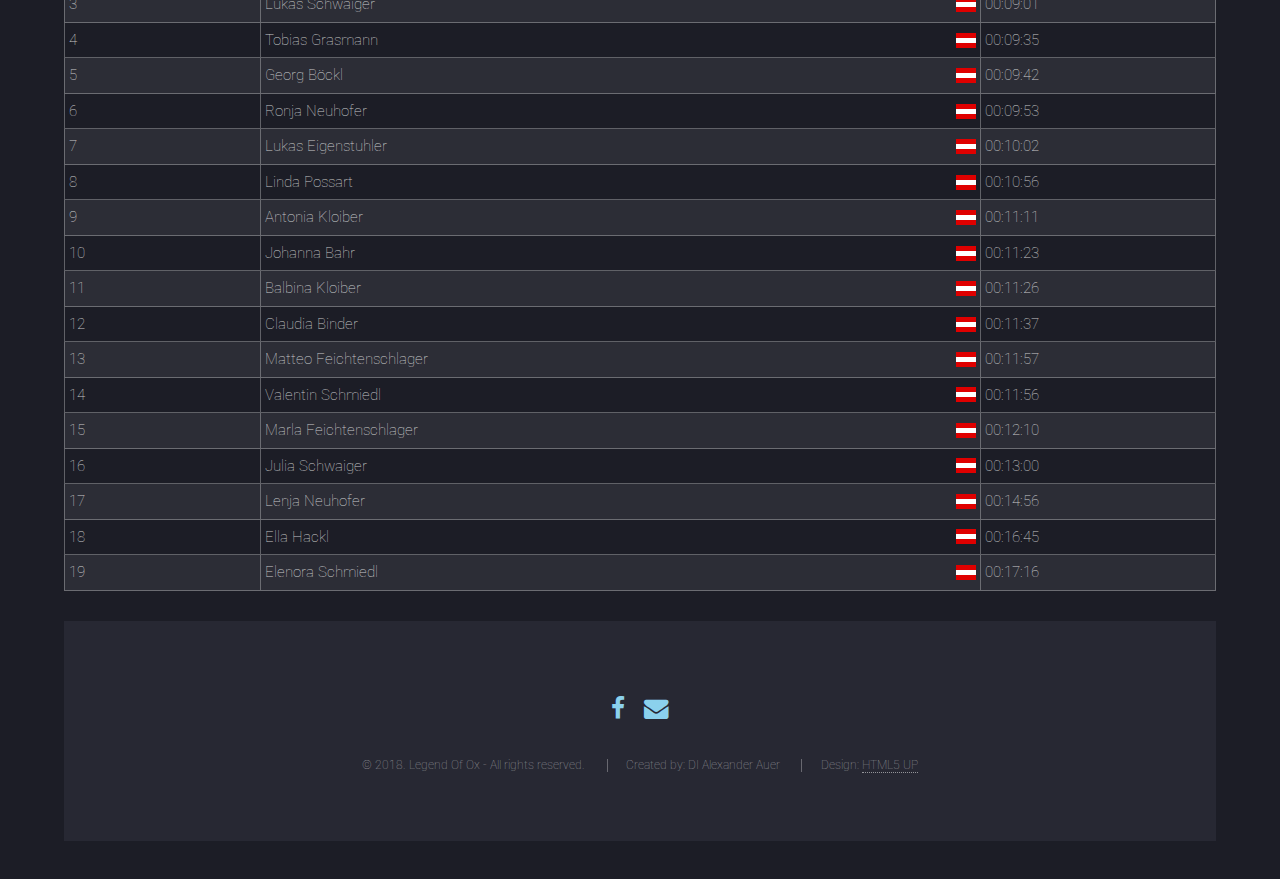
<file: ranking.html>
<!DOCTYPE HTML>
<!--
	Landed by HTML5 UP
	html5up.net | @ajlkn
	Free for personal and commercial use under the CCA 3.0 license (html5up.net/license)
-->
<html>
	<head>
		<title>LOX Rangliste 2018</title>
		<meta charset="utf-8" />
		<meta name="viewport" content="width=device-width, initial-scale=1, user-scalable=no" />
        <link rel="shortcut icon" type="image/x-icon" href="favicon.ico">
		<link rel="stylesheet" href="assets/css/main.css" />
        <link rel="stylesheet" href="assets/css/flag-icon.css" />
		<noscript><link rel="stylesheet" href="assets/css/noscript.css" /></noscript>
	</head>
	<body class="is-preload">
		<div id="page-wrapper">

			<!-- Header -->
				<header id="header">
					<h1 id="logo"><a href="index.html">zurück zu Legend of Ox 2018</a></h1>
				</header>

			<!-- Main -->
				<div id="main" class="wrapper style1">
					<div class="container">
						<header class="major">
							<h2>Ergebnisse 2018</h2>
							<p>Legend of Ox 2018 Ranglisten aller Bewerbe</p>
						</header>

						<!-- Text -->
                        <section>
                            <header>
                                <h4>SPRINT Frauen</h4>
                                <p>Sprint über 200 Meter - Alle Boards bis 14" waren erlaubt - Start in 2er Heats</p>
                            </header>
                            <table class="alt">
                            <thead>
                                <tr>
                                    <th>Platz</th>
                                    <th>Name</th>
                                    <th>Zeit</th>
                                </tr>
                            </thead>
                            <tbody>
                                <tr>
                                    <td>1</td>
                                    <td>Linda Schwaiger<span class="flag-icon flag-icon-at" style="float:right;line-height:inherit"/></td>
                                    <td>00:01:04</td>
                                </tr>
                                <tr>
                                    <td>2</td>
                                    <td>Sonja Steineder<span class="flag-icon flag-icon-at" style="float:right;line-height:inherit"/></td>
                                    <td>00:01:10</td>
                                </tr>
                                <tr>
                                    <td>3</td>
                                    <td>Anna Bernberger<span class="flag-icon flag-icon-at" style="float:right;line-height:inherit"/></td>
                                    <td>00:01:08</td>
                                </tr>
                                <tr>
                                    <td>4</td>
                                    <td>Karo Diwoky<span class="flag-icon flag-icon-at" style="float:right;line-height:inherit"/></td>
                                    <td>00:01:16</td>
                                </tr>
                            </tbody>
                        </table>
                            
                        <header>
                            <h4>SPRINT Männer</h4>
                            <p>Sprint über 200 Meter - Alle Boards bis 14" waren erlaubt - Start in 2er Heats</p>
                        </header>
                        <table class="alt">
                            <thead>
                                <tr>
                                    <th>Platz</th>
                                    <th>Name</th>
                                    <th>Zeit</th>
                                </tr>
                            </thead>
                            <tbody>
                                <tr>
                                    <td>1</td>
                                    <td>Mike Hackl<span class="flag-icon flag-icon-at" style="float:right;line-height:inherit"/></td>
                                    <td>00:01:04</td>
                                </tr>
                                <tr>
                                    <td>2</td>
                                    <td>Alexander Ebner<span class="flag-icon flag-icon-at" style="float:right;line-height:inherit"/></td>
                                    <td>00:01:10</td>
                                </tr>
                                <tr>
                                    <td>3</td>
                                    <td>Herbert Rukendorfer<span class="flag-icon flag-icon-at" style="float:right;line-height:inherit"/></td>
                                    <td>00:01:08</td>
                                </tr>
                                <tr>
                                    <td>4</td>
                                    <td>Markus Schwaiger<span class="flag-icon flag-icon-at" style="float:right;line-height:inherit"/></td>
                                    <td>00:01:16</td>
                                </tr>
                                <tr>
                                    <td>5</td>
                                    <td>Edgar Fischer<span class="flag-icon flag-icon-at" style="float:right;line-height:inherit"/></td>
                                    <td>00:01:14</td>
                                </tr>
                                <tr>
                                    <td>6</td>
                                    <td>Johannes Eisl<span class="flag-icon flag-icon-at" style="float:right;line-height:inherit"/></td>
                                    <td>00:01:18</td>
                                </tr>
                                <tr>
                                    <td>7</td>
                                    <td>Alexander Pahl<span class="flag-icon flag-icon-at" style="float:right;line-height:inherit"/></td>
                                    <td>00:01:23</td>
                                </tr>
                                <tr>
                                    <td>8</td>
                                    <td>Klaus Natschläger<span class="flag-icon flag-icon-at" style="float:right;line-height:inherit"/></td>
                                    <td>00:01:26</td>
                                </tr>
                            </tbody>
                        </table>
                        
                        <header id="ranking_long_distance">
							<h4>LONG DISTANCE</h4>
                            <p>Rennen über 8km</p>
						</header>
                        <table class="alt">
                            <thead>
                                <tr>
                                    <th>Platz</th>
                                    <th>Name</th>
                                    <th>Zeit</th>
                                </tr>
                            </thead>
                            <tbody>
                                <tr>
                                    <td>1</td>
                                    <td>Peter Bartl<span class="flag-icon flag-icon-at" style="float:right;line-height:inherit"/></td>
                                    <td>00:48:29</td>
                                </tr>
                                <tr>
                                    <td>2</td>
                                    <td>Mike Hackl<span class="flag-icon flag-icon-at" style="float:right;line-height:inherit"/></td>
                                    <td>00:52:15</td>
                                </tr>
                                <tr>
                                    <td>3</td>
                                    <td>Manfred Mayrwöger<span class="flag-icon flag-icon-at" style="float:right;line-height:inherit"/></td>
                                    <td>00:52:29</td>
                                </tr>
                                <tr>
                                    <td>4</td>
                                    <td>Laura Bartl<span class="flag-icon flag-icon-at" style="float:right;line-height:inherit"/></td>
                                    <td>00:54:30</td>
                                </tr>
                                <tr>
                                    <td>5</td>
                                    <td>Josef Toth<span class="flag-icon flag-icon-at" style="float:right;line-height:inherit"/></td>
                                    <td>00:54:37</td>
                                </tr>
                                <tr>
                                    <td>6</td>
                                    <td>Marion Seebauer<span class="flag-icon flag-icon-at" style="float:right;line-height:inherit"/></td>
                                    <td>00:54:43</td>
                                </tr>
                                <tr>
                                    <td>7</td>
                                    <td>Herbert Rukendorfer<span class="flag-icon flag-icon-at" style="float:right;line-height:inherit"/></td>
                                    <td>00:55:00</td>
                                </tr>
                                <tr>
                                    <td>8</td>
                                    <td>Martin Grininger<span class="flag-icon flag-icon-at" style="float:right;line-height:inherit"/></td>
                                    <td>00:55:16</td>
                                </tr>
                                <tr>
                                    <td>9</td>
                                    <td>Jürgen Possart<span class="flag-icon flag-icon-at" style="float:right;line-height:inherit"/></td>
                                    <td>00:55:38</td>
                                </tr>
                                <tr>
                                    <td>10</td>
                                    <td>Stefan Wendt<span class="flag-icon flag-icon-at" style="float:right;line-height:inherit"/></td>
                                    <td>00:56:16</td>
                                </tr>
                                <tr>
                                    <td>11</td>
                                    <td>Lukas Kerndler<span class="flag-icon flag-icon-at" style="float:right;line-height:inherit"/></td>
                                    <td>00:56:24</td>
                                </tr>
                                <tr>
                                    <td>12</td>
                                    <td>Linda Schwaiger<span class="flag-icon flag-icon-at" style="float:right;line-height:inherit"/></td>
                                    <td>00:58:21</td>
                                </tr>
                                <tr>
                                    <td>13</td>
                                    <td>Martin Salmhofer<span class="flag-icon flag-icon-at" style="float:right;line-height:inherit"/></td>
                                    <td>00:59:00</td>
                                </tr>
                                <tr>
                                    <td>14</td>
                                    <td>Miriam Gasperl<span class="flag-icon flag-icon-at" style="float:right;line-height:inherit"/></td>
                                    <td>00:59:39</td>
                                </tr>
                                <tr>
                                    <td>15</td>
                                    <td>Sonja Steineder<span class="flag-icon flag-icon-at" style="float:right;line-height:inherit"/></td>
                                    <td>01:00:47</td>
                                </tr>
                                <tr>
                                    <td>16</td>
                                    <td>Edgar Fischer<span class="flag-icon flag-icon-at" style="float:right;line-height:inherit"/></td>
                                    <td>01:01:01</td>
                                </tr>
                                <tr>
                                    <td>17</td>
                                    <td>Manfred Jung<span class="flag-icon flag-icon-at" style="float:right;line-height:inherit"/></td>
                                    <td>01:01:23</td>
                                </tr>
                                <tr>
                                    <td>18</td>
                                    <td>Markus Schwaiger<span class="flag-icon flag-icon-at" style="float:right;line-height:inherit"/></td>
                                    <td>01:03:33</td>
                                </tr>
                                <tr>
                                    <td>19</td>
                                    <td>Robert Kuchinka<span class="flag-icon flag-icon-at" style="float:right;line-height:inherit"/></td>
                                    <td>01:05:07</td>
                                </tr>
                                <tr>
                                    <td>20</td>
                                    <td>Sabina Schallander<span class="flag-icon flag-icon-at" style="float:right;line-height:inherit"/></td>
                                    <td>01:09:57</td>
                                </tr>
                                <tr>
                                    <td>21</td>
                                    <td>Michael Grasmann<span class="flag-icon flag-icon-at" style="float:right;line-height:inherit"/></td>
                                    <td>01:09:59</td>
                                </tr>
                                <tr>
                                    <td>22</td>
                                    <td>Andrea Mühleder<span class="flag-icon flag-icon-at" style="float:right;line-height:inherit"/></td>
                                    <td>01:10:39</td>
                                </tr>
                                <tr>
                                    <td>23</td>
                                    <td>Alexander Pahl<span class="flag-icon flag-icon-at" style="float:right;line-height:inherit"/></td>
                                    <td>01:11:20</td>
                                </tr>
                                <tr>
                                    <td>24</td>
                                    <td>Wolfram Haslinger<span class="flag-icon flag-icon-at" style="float:right;line-height:inherit"/></td>
                                    <td>01:13:54</td>
                                </tr>
                                <tr>
                                    <td>25</td>
                                    <td>Petra Schmutzler<span class="flag-icon flag-icon-at" style="float:right;line-height:inherit"/></td>
                                    <td>01:20:23</td>
                                </tr>
                            </tbody>
                        </table>
                        
                        <header id="ranking_lox">
							<h4>LEGEND OF OX</h4>
                            <p>Rennen über 3km - nur I-SUPs waren erlaubt - Le-Mans Start</p>	
						</header>
                        <table class="alt">
                            <thead>
                                <tr>
                                    <th>Platz</th>
                                    <th>Name</th>
                                    <th>Zeit</th>
                                </tr>
                            </thead>
                            <tbody>
                                <tr>
                                    <td>1</td>
                                    <td>Mike Hackl<span class="flag-icon flag-icon-at" style="float:right;line-height:inherit"/></td>
                                    <td>00:22:28</td>
                                </tr>
                                <tr>
                                    <td>2</td>
                                    <td>Alexander Ebner<span class="flag-icon flag-icon-at" style="float:right;line-height:inherit"/></td>
                                    <td>00:22:45</td>
                                </tr>
                                <tr>
                                    <td>3</td>
                                    <td>Herbert Rukendorfer<span class="flag-icon flag-icon-at" style="float:right;line-height:inherit"/></td>
                                    <td>00:22:52</td>
                                </tr>
                                <tr>
                                    <td>4</td>
                                    <td>Edgar Fischer<span class="flag-icon flag-icon-at" style="float:right;line-height:inherit"/></td>
                                    <td>00:23:20</td>
                                </tr>
                                <tr>
                                    <td>5</td>
                                    <td>Linda Schwaiger<span class="flag-icon flag-icon-at" style="float:right;line-height:inherit"/></td>
                                    <td>00:23:37</td>
                                </tr>
                                <tr>
                                    <td>6</td>
                                    <td>Jürgen Possart<span class="flag-icon flag-icon-at" style="float:right;line-height:inherit"/></td>
                                    <td>00:23:46</td>
                                </tr>
                                <tr>
                                    <td>7</td>
                                    <td>Markus Schwaiger<span class="flag-icon flag-icon-at" style="float:right;line-height:inherit"/></td>
                                    <td>00:24:22</td>
                                </tr>
                                <tr>
                                    <td>8</td>
                                    <td>Robert Kuchinka<span class="flag-icon flag-icon-at" style="float:right;line-height:inherit"/></td>
                                    <td>00:25:09</td>
                                </tr>
                                <tr>
                                    <td>9</td>
                                    <td>Michael Grasmann<span class="flag-icon flag-icon-at" style="float:right;line-height:inherit"/></td>
                                    <td>00:25:45</td>
                                </tr>
                                <tr>
                                    <td>10</td>
                                    <td>Alexander Pahl<span class="flag-icon flag-icon-at" style="float:right;line-height:inherit"/></td>
                                    <td>00:27:11</td>
                                </tr>
                                <tr>
                                    <td>11</td>
                                    <td>Martin Teurezbacher<span class="flag-icon flag-icon-at" style="float:right;line-height:inherit"/></td>
                                    <td>00:27:21</td>
                                </tr>
                                <tr>
                                    <td>12</td>
                                    <td>Kurt Auer<span class="flag-icon flag-icon-at" style="float:right;line-height:inherit"/></td>
                                    <td>00:29:21</td>
                                </tr>
                                <tr>
                                    <td>13</td>
                                    <td>Klaus Natschläger<span class="flag-icon flag-icon-at" style="float:right;line-height:inherit"/></td>
                                    <td>00:30:21</td>
                                </tr>
                                <tr>
                                    <td>14</td>
                                    <td>Chris Aigmner<span class="flag-icon flag-icon-at" style="float:right;line-height:inherit"/></td>
                                    <td>00:30:55</td>
                                </tr>
                                <tr>
                                    <td>15</td>
                                    <td>Theo Pahl<span class="flag-icon flag-icon-at" style="float:right;line-height:inherit"/></td>
                                    <td>00:31:19</td>
                                </tr>
                                <tr>
                                    <td>16</td>
                                    <td>4er SUP Team<span class="flag-icon flag-icon-at" style="float:right;line-height:inherit"/></td>
                                    <td>00:32:08</td>
                                </tr>
                                <tr>
                                    <td>17</td>
                                    <td>Peter Altenberger<span class="flag-icon flag-icon-at" style="float:right;line-height:inherit"/></td>
                                    <td>00:32:46</td>
                                </tr>
                                <tr>
                                    <td>18</td>
                                    <td>Elisabeth Kuhn<span class="flag-icon flag-icon-at" style="float:right;line-height:inherit"/></td>
                                    <td>00:34:53</td>
                                </tr>
                                <tr>
                                    <td>19</td>
                                    <td>Christina Lackner<span class="flag-icon flag-icon-at" style="float:right;line-height:inherit"/></td>
                                    <td>00:35:27</td>
                                </tr>
                                <tr>
                                    <td>20</td>
                                    <td>Viola Salchegger<span class="flag-icon flag-icon-at" style="float:right;line-height:inherit"/></td>
                                    <td>00:36:46</td>
                                </tr>
                                <tr>
                                    <td>21</td>
                                    <td>Erwin Geiger<span class="flag-icon flag-icon-at" style="float:right;line-height:inherit"/></td>
                                    <td>00:37:30</td>
                                </tr>
                                <tr>
                                    <td>22</td>
                                    <td>Angelika Worseg<span class="flag-icon flag-icon-at" style="float:right;line-height:inherit"/></td>
                                    <td>00:38:01</td>
                                </tr>
                                <tr>
                                    <td>23</td>
                                    <td>Ursula Salchegger<span class="flag-icon flag-icon-at" style="float:right;line-height:inherit"/></td>
                                    <td>00:38:16</td>
                                </tr>
                            </tbody>
                        </table>
                        
                        <header id="ranking_lox_kids">
							<h4>LEGEND OF OX Kids</h4>
						</header>
                        <table class="alt">
                            <thead>
                                <tr>
                                    <th>Platz</th>
                                    <th>Name</th>
                                    <th>Zeit</th>
                                </tr>
                            </thead>
                            <tbody>
                                <tr>
                                    <td>1</td>
                                    <td>Leni Pahl<span class="flag-icon flag-icon-at" style="float:right;line-height:inherit"/></td>
                                    <td>00:08:30</td>
                                </tr>
                                <tr>
                                    <td>2</td>
                                    <td>Benjamin Kogard<span class="flag-icon flag-icon-at" style="float:right;line-height:inherit"/></td>
                                    <td>00:08:38</td>
                                </tr>
                                <tr>
                                    <td>3</td>
                                    <td>Lukas Schwaiger<span class="flag-icon flag-icon-at" style="float:right;line-height:inherit"/></td>
                                    <td>00:09:01</td>
                                </tr>
                                <tr>
                                    <td>4</td>
                                    <td>Tobias Grasmann<span class="flag-icon flag-icon-at" style="float:right;line-height:inherit"/></td>
                                    <td>00:09:35</td>
                                </tr>
                                <tr>
                                    <td>5</td>
                                    <td>Georg Böckl<span class="flag-icon flag-icon-at" style="float:right;line-height:inherit"/></td>
                                    <td>00:09:42</td>
                                </tr>
                                <tr>
                                    <td>6</td>
                                    <td>Ronja Neuhofer<span class="flag-icon flag-icon-at" style="float:right;line-height:inherit"/></td>
                                    <td>00:09:53</td>
                                </tr>
                                <tr>
                                    <td>7</td>
                                    <td>Lukas Eigenstuhler<span class="flag-icon flag-icon-at" style="float:right;line-height:inherit"/></td>
                                    <td>00:10:02</td>
                                </tr>
                                <tr>
                                    <td>8</td>
                                    <td>Linda Possart<span class="flag-icon flag-icon-at" style="float:right;line-height:inherit"/></td>
                                    <td>00:10:56</td>
                                </tr>
                                <tr>
                                    <td>9</td>
                                    <td>Antonia Kloiber<span class="flag-icon flag-icon-at" style="float:right;line-height:inherit"/></td>
                                    <td>00:11:11</td>
                                </tr>
                                <tr>
                                    <td>10</td>
                                    <td>Johanna Bahr<span class="flag-icon flag-icon-at" style="float:right;line-height:inherit"/></td>
                                    <td>00:11:23</td>
                                </tr>
                                <tr>
                                    <td>11</td>
                                    <td>Balbina Kloiber<span class="flag-icon flag-icon-at" style="float:right;line-height:inherit"/></td>
                                    <td>00:11:26</td>
                                </tr>
                                <tr>
                                    <td>12</td>
                                    <td>Claudia Binder<span class="flag-icon flag-icon-at" style="float:right;line-height:inherit"/></td>
                                    <td>00:11:37</td>
                                </tr>
                                <tr>
                                    <td>13</td>
                                    <td>Matteo Feichtenschlager<span class="flag-icon flag-icon-at" style="float:right;line-height:inherit"/></td>
                                    <td>00:11:57</td>
                                </tr>
                                <tr>
                                    <td>14</td>
                                    <td>Valentin Schmiedl<span class="flag-icon flag-icon-at" style="float:right;line-height:inherit"/></td>
                                    <td>00:11:56</td>
                                </tr>
                                <tr>
                                    <td>15</td>
                                    <td>Marla Feichtenschlager<span class="flag-icon flag-icon-at" style="float:right;line-height:inherit"/></td>
                                    <td>00:12:10</td>
                                </tr>
                                <tr>
                                    <td>16</td>
                                    <td>Julia Schwaiger<span class="flag-icon flag-icon-at" style="float:right;line-height:inherit"/></td>
                                    <td>00:13:00</td>
                                </tr>
                                <tr>
                                    <td>17</td>
                                    <td>Lenja Neuhofer<span class="flag-icon flag-icon-at" style="float:right;line-height:inherit"/></td>
                                    <td>00:14:56</td>
                                </tr>
                                <tr>
                                    <td>18</td>
                                    <td>Ella Hackl<span class="flag-icon flag-icon-at" style="float:right;line-height:inherit"/></td>
                                    <td>00:16:45</td>
                                </tr>
                                <tr>
                                    <td>19</td>
                                    <td>Elenora Schmiedl<span class="flag-icon flag-icon-at" style="float:right;line-height:inherit"/></td>
                                    <td>00:17:16</td>
                                </tr>
                            </tbody>
                        </table>
                    </section>
                    
			<!-- Footer -->
				<footer id="footer">
					<ul class="icons">
                        <li><a href="https://www.facebook.com/events/364494620625593/" target="_blank" class="icon fa-facebook"><span class="label">Facebook</span></a></li>
                        <li><a href="mailto:info@legendofox.at" class="icon fa-envelope"><span class="label">E-Mail</span></a></li>
                    </ul>
					<ul class="copyright">
						<li>&copy; 2018. Legend Of Ox - All rights reserved.</li>
                        <li>Created by: DI Alexander Auer</li>
                        <li>Design: <a href="http://html5up.net">HTML5 UP</a></li>
					</ul>
				</footer>
		</div>

		<!-- Scripts -->
			<script src="assets/js/jquery.min.js"></script>
			<script src="assets/js/jquery.scrolly.min.js"></script>
			<script src="assets/js/jquery.dropotron.min.js"></script>
			<script src="assets/js/jquery.scrollex.min.js"></script>
			<script src="assets/js/browser.min.js"></script>
			<script src="assets/js/breakpoints.min.js"></script>
			<script src="assets/js/util.js"></script>
			<script src="assets/js/main.js"></script>

	</body>
</html>
</file>
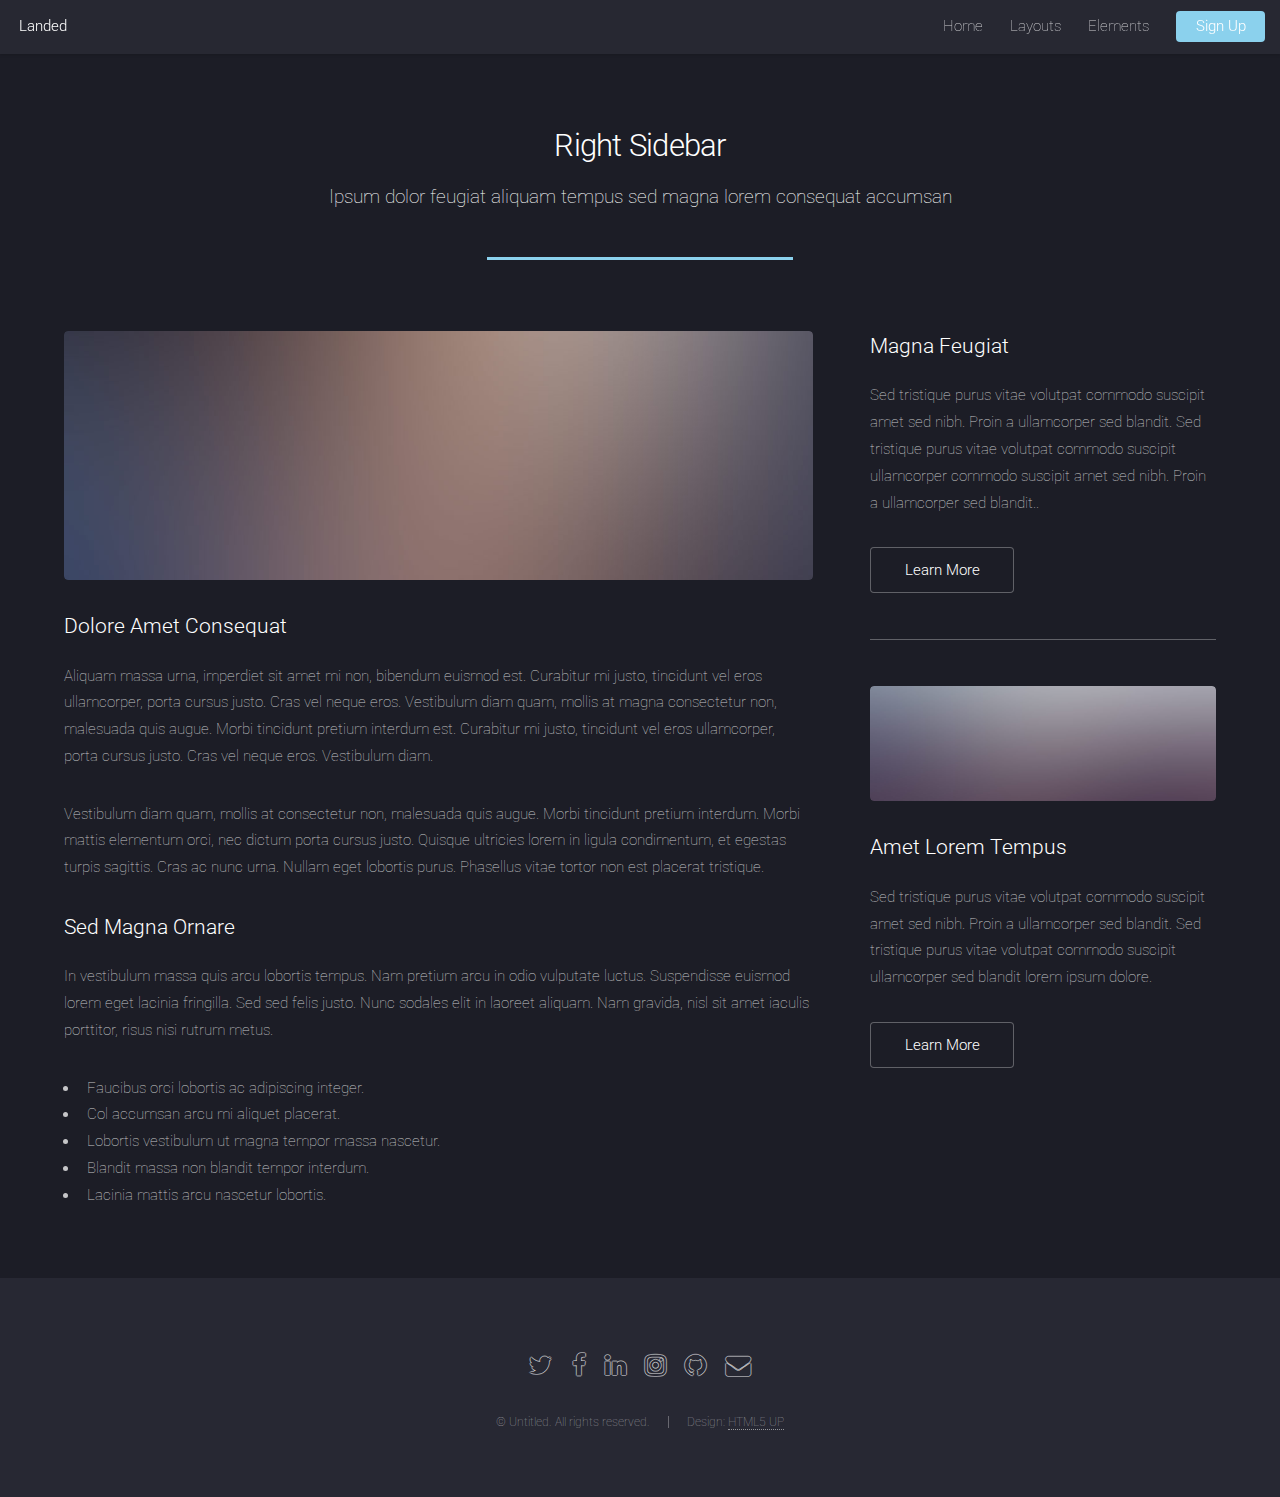
<file: right-sidebar.html>
<!DOCTYPE HTML>
<!--
	Landed by HTML5 UP
	html5up.net | @ajlkn
	Free for personal and commercial use under the CCA 3.0 license (html5up.net/license)
-->
<html>
	<head>
		<title>Right Sidebar - Landed by HTML5 UP</title>
		<meta charset="utf-8" />
		<meta name="viewport" content="width=device-width, initial-scale=1, user-scalable=no" />
		<link rel="stylesheet" href="assets/css/main.css" />
		<noscript><link rel="stylesheet" href="assets/css/noscript.css" /></noscript>
	</head>
	<body class="is-preload">
		<div id="page-wrapper">

			<!-- Header -->
				<header id="header">
					<h1 id="logo"><a href="index.html">Landed</a></h1>
					<nav id="nav">
						<ul>
							<li><a href="index.html">Home</a></li>
							<li>
								<a href="#">Layouts</a>
								<ul>
									<li><a href="left-sidebar.html">Left Sidebar</a></li>
									<li><a href="right-sidebar.html">Right Sidebar</a></li>
									<li><a href="no-sidebar.html">No Sidebar</a></li>
									<li>
										<a href="#">Submenu</a>
										<ul>
											<li><a href="#">Option 1</a></li>
											<li><a href="#">Option 2</a></li>
											<li><a href="#">Option 3</a></li>
											<li><a href="#">Option 4</a></li>
										</ul>
									</li>
								</ul>
							</li>
							<li><a href="elements.html">Elements</a></li>
							<li><a href="#" class="button primary">Sign Up</a></li>
						</ul>
					</nav>
				</header>

			<!-- Main -->
				<div id="main" class="wrapper style1">
					<div class="container">
						<header class="major">
							<h2>Right Sidebar</h2>
							<p>Ipsum dolor feugiat aliquam tempus sed magna lorem consequat accumsan</p>
						</header>
						<div class="row gtr-150">
							<div class="col-8 col-12-medium">

								<!-- Content -->
									<section id="content">
										<a href="#" class="image fit"><img src="images/pic06.jpg" alt="" /></a>
										<h3>Dolore Amet Consequat</h3>
										<p>Aliquam massa urna, imperdiet sit amet mi non, bibendum euismod est. Curabitur mi justo, tincidunt vel eros ullamcorper, porta cursus justo. Cras vel neque eros. Vestibulum diam quam, mollis at magna consectetur non, malesuada quis augue. Morbi tincidunt pretium interdum est. Curabitur mi justo, tincidunt vel eros ullamcorper, porta cursus justo. Cras vel neque eros. Vestibulum diam.</p>
										<p>Vestibulum diam quam, mollis at consectetur non, malesuada quis augue. Morbi tincidunt pretium interdum. Morbi mattis elementum orci, nec dictum porta cursus justo. Quisque ultricies lorem in ligula condimentum, et egestas turpis sagittis. Cras ac nunc urna. Nullam eget lobortis purus. Phasellus vitae tortor non est placerat tristique.</p>
										<h3>Sed Magna Ornare</h3>
										<p>In vestibulum massa quis arcu lobortis tempus. Nam pretium arcu in odio vulputate luctus. Suspendisse euismod lorem eget lacinia fringilla. Sed sed felis justo. Nunc sodales elit in laoreet aliquam. Nam gravida, nisl sit amet iaculis porttitor, risus nisi rutrum metus.</p>
										<ul>
											<li>Faucibus orci lobortis ac adipiscing integer.</li>
											<li>Col accumsan arcu mi aliquet placerat.</li>
											<li>Lobortis vestibulum ut magna tempor massa nascetur.</li>
											<li>Blandit massa non blandit tempor interdum.</li>
											<li>Lacinia mattis arcu nascetur lobortis.</li>
										</ul>
									</section>

							</div>
							<div class="col-4 col-12-medium">

								<!-- Sidebar -->
									<section id="sidebar">
										<section>
											<h3>Magna Feugiat</h3>
											<p>Sed tristique purus vitae volutpat commodo suscipit amet sed nibh. Proin a ullamcorper sed blandit. Sed tristique purus vitae volutpat commodo suscipit ullamcorper commodo suscipit amet sed nibh. Proin a ullamcorper sed blandit..</p>
											<footer>
												<ul class="actions">
													<li><a href="#" class="button">Learn More</a></li>
												</ul>
											</footer>
										</section>
										<hr />
										<section>
											<a href="#" class="image fit"><img src="images/pic07.jpg" alt="" /></a>
											<h3>Amet Lorem Tempus</h3>
											<p>Sed tristique purus vitae volutpat commodo suscipit amet sed nibh. Proin a ullamcorper sed blandit. Sed tristique purus vitae volutpat commodo suscipit ullamcorper sed blandit lorem ipsum dolore.</p>
											<footer>
												<ul class="actions">
													<li><a href="#" class="button">Learn More</a></li>
												</ul>
											</footer>
										</section>
									</section>

							</div>
						</div>
					</div>
				</div>

			<!-- Footer -->
				<footer id="footer">
					<ul class="icons">
						<li><a href="#" class="icon alt fa-twitter"><span class="label">Twitter</span></a></li>
						<li><a href="#" class="icon alt fa-facebook"><span class="label">Facebook</span></a></li>
						<li><a href="#" class="icon alt fa-linkedin"><span class="label">LinkedIn</span></a></li>
						<li><a href="#" class="icon alt fa-instagram"><span class="label">Instagram</span></a></li>
						<li><a href="#" class="icon alt fa-github"><span class="label">GitHub</span></a></li>
						<li><a href="#" class="icon alt fa-envelope"><span class="label">Email</span></a></li>
					</ul>
					<ul class="copyright">
						<li>&copy; Untitled. All rights reserved.</li><li>Design: <a href="http://html5up.net">HTML5 UP</a></li>
					</ul>
				</footer>

		</div>

		<!-- Scripts -->
			<script src="assets/js/jquery.min.js"></script>
			<script src="assets/js/jquery.scrolly.min.js"></script>
			<script src="assets/js/jquery.dropotron.min.js"></script>
			<script src="assets/js/jquery.scrollex.min.js"></script>
			<script src="assets/js/browser.min.js"></script>
			<script src="assets/js/breakpoints.min.js"></script>
			<script src="assets/js/util.js"></script>
			<script src="assets/js/main.js"></script>

	</body>
</html>
</file>
<file: assets/css/flag-icon.css>
.flag-icon-background {
  background-size: contain;
  background-position: 50%;
  background-repeat: no-repeat;
}
.flag-icon {
  background-size: contain;
  background-position: 50%;
  background-repeat: no-repeat;
  position: relative;
  display: inline-block;
  width: 1.33333333em;
  line-height: 1em;
}
.flag-icon:before {
  content: "\00a0";
}
.flag-icon.flag-icon-squared {
  width: 1em;
}
.flag-icon-ad {
  background-image: url(../flags/4x3/ad.svg);
}
.flag-icon-ad.flag-icon-squared {
  background-image: url(../flags/1x1/ad.svg);
}
.flag-icon-ae {
  background-image: url(../flags/4x3/ae.svg);
}
.flag-icon-ae.flag-icon-squared {
  background-image: url(../flags/1x1/ae.svg);
}
.flag-icon-af {
  background-image: url(../flags/4x3/af.svg);
}
.flag-icon-af.flag-icon-squared {
  background-image: url(../flags/1x1/af.svg);
}
.flag-icon-ag {
  background-image: url(../flags/4x3/ag.svg);
}
.flag-icon-ag.flag-icon-squared {
  background-image: url(../flags/1x1/ag.svg);
}
.flag-icon-ai {
  background-image: url(../flags/4x3/ai.svg);
}
.flag-icon-ai.flag-icon-squared {
  background-image: url(../flags/1x1/ai.svg);
}
.flag-icon-al {
  background-image: url(../flags/4x3/al.svg);
}
.flag-icon-al.flag-icon-squared {
  background-image: url(../flags/1x1/al.svg);
}
.flag-icon-am {
  background-image: url(../flags/4x3/am.svg);
}
.flag-icon-am.flag-icon-squared {
  background-image: url(../flags/1x1/am.svg);
}
.flag-icon-ao {
  background-image: url(../flags/4x3/ao.svg);
}
.flag-icon-ao.flag-icon-squared {
  background-image: url(../flags/1x1/ao.svg);
}
.flag-icon-aq {
  background-image: url(../flags/4x3/aq.svg);
}
.flag-icon-aq.flag-icon-squared {
  background-image: url(../flags/1x1/aq.svg);
}
.flag-icon-ar {
  background-image: url(../flags/4x3/ar.svg);
}
.flag-icon-ar.flag-icon-squared {
  background-image: url(../flags/1x1/ar.svg);
}
.flag-icon-as {
  background-image: url(../flags/4x3/as.svg);
}
.flag-icon-as.flag-icon-squared {
  background-image: url(../flags/1x1/as.svg);
}
.flag-icon-at {
  background-image: url(../flags/4x3/at.svg);
}
.flag-icon-at.flag-icon-squared {
  background-image: url(../flags/1x1/at.svg);
}
.flag-icon-au {
  background-image: url(../flags/4x3/au.svg);
}
.flag-icon-au.flag-icon-squared {
  background-image: url(../flags/1x1/au.svg);
}
.flag-icon-aw {
  background-image: url(../flags/4x3/aw.svg);
}
.flag-icon-aw.flag-icon-squared {
  background-image: url(../flags/1x1/aw.svg);
}
.flag-icon-ax {
  background-image: url(../flags/4x3/ax.svg);
}
.flag-icon-ax.flag-icon-squared {
  background-image: url(../flags/1x1/ax.svg);
}
.flag-icon-az {
  background-image: url(../flags/4x3/az.svg);
}
.flag-icon-az.flag-icon-squared {
  background-image: url(../flags/1x1/az.svg);
}
.flag-icon-ba {
  background-image: url(../flags/4x3/ba.svg);
}
.flag-icon-ba.flag-icon-squared {
  background-image: url(../flags/1x1/ba.svg);
}
.flag-icon-bb {
  background-image: url(../flags/4x3/bb.svg);
}
.flag-icon-bb.flag-icon-squared {
  background-image: url(../flags/1x1/bb.svg);
}
.flag-icon-bd {
  background-image: url(../flags/4x3/bd.svg);
}
.flag-icon-bd.flag-icon-squared {
  background-image: url(../flags/1x1/bd.svg);
}
.flag-icon-be {
  background-image: url(../flags/4x3/be.svg);
}
.flag-icon-be.flag-icon-squared {
  background-image: url(../flags/1x1/be.svg);
}
.flag-icon-bf {
  background-image: url(../flags/4x3/bf.svg);
}
.flag-icon-bf.flag-icon-squared {
  background-image: url(../flags/1x1/bf.svg);
}
.flag-icon-bg {
  background-image: url(../flags/4x3/bg.svg);
}
.flag-icon-bg.flag-icon-squared {
  background-image: url(../flags/1x1/bg.svg);
}
.flag-icon-bh {
  background-image: url(../flags/4x3/bh.svg);
}
.flag-icon-bh.flag-icon-squared {
  background-image: url(../flags/1x1/bh.svg);
}
.flag-icon-bi {
  background-image: url(../flags/4x3/bi.svg);
}
.flag-icon-bi.flag-icon-squared {
  background-image: url(../flags/1x1/bi.svg);
}
.flag-icon-bj {
  background-image: url(../flags/4x3/bj.svg);
}
.flag-icon-bj.flag-icon-squared {
  background-image: url(../flags/1x1/bj.svg);
}
.flag-icon-bl {
  background-image: url(../flags/4x3/bl.svg);
}
.flag-icon-bl.flag-icon-squared {
  background-image: url(../flags/1x1/bl.svg);
}
.flag-icon-bm {
  background-image: url(../flags/4x3/bm.svg);
}
.flag-icon-bm.flag-icon-squared {
  background-image: url(../flags/1x1/bm.svg);
}
.flag-icon-bn {
  background-image: url(../flags/4x3/bn.svg);
}
.flag-icon-bn.flag-icon-squared {
  background-image: url(../flags/1x1/bn.svg);
}
.flag-icon-bo {
  background-image: url(../flags/4x3/bo.svg);
}
.flag-icon-bo.flag-icon-squared {
  background-image: url(../flags/1x1/bo.svg);
}
.flag-icon-bq {
  background-image: url(../flags/4x3/bq.svg);
}
.flag-icon-bq.flag-icon-squared {
  background-image: url(../flags/1x1/bq.svg);
}
.flag-icon-br {
  background-image: url(../flags/4x3/br.svg);
}
.flag-icon-br.flag-icon-squared {
  background-image: url(../flags/1x1/br.svg);
}
.flag-icon-bs {
  background-image: url(../flags/4x3/bs.svg);
}
.flag-icon-bs.flag-icon-squared {
  background-image: url(../flags/1x1/bs.svg);
}
.flag-icon-bt {
  background-image: url(../flags/4x3/bt.svg);
}
.flag-icon-bt.flag-icon-squared {
  background-image: url(../flags/1x1/bt.svg);
}
.flag-icon-bv {
  background-image: url(../flags/4x3/bv.svg);
}
.flag-icon-bv.flag-icon-squared {
  background-image: url(../flags/1x1/bv.svg);
}
.flag-icon-bw {
  background-image: url(../flags/4x3/bw.svg);
}
.flag-icon-bw.flag-icon-squared {
  background-image: url(../flags/1x1/bw.svg);
}
.flag-icon-by {
  background-image: url(../flags/4x3/by.svg);
}
.flag-icon-by.flag-icon-squared {
  background-image: url(../flags/1x1/by.svg);
}
.flag-icon-bz {
  background-image: url(../flags/4x3/bz.svg);
}
.flag-icon-bz.flag-icon-squared {
  background-image: url(../flags/1x1/bz.svg);
}
.flag-icon-ca {
  background-image: url(../flags/4x3/ca.svg);
}
.flag-icon-ca.flag-icon-squared {
  background-image: url(../flags/1x1/ca.svg);
}
.flag-icon-cc {
  background-image: url(../flags/4x3/cc.svg);
}
.flag-icon-cc.flag-icon-squared {
  background-image: url(../flags/1x1/cc.svg);
}
.flag-icon-cd {
  background-image: url(../flags/4x3/cd.svg);
}
.flag-icon-cd.flag-icon-squared {
  background-image: url(../flags/1x1/cd.svg);
}
.flag-icon-cf {
  background-image: url(../flags/4x3/cf.svg);
}
.flag-icon-cf.flag-icon-squared {
  background-image: url(../flags/1x1/cf.svg);
}
.flag-icon-cg {
  background-image: url(../flags/4x3/cg.svg);
}
.flag-icon-cg.flag-icon-squared {
  background-image: url(../flags/1x1/cg.svg);
}
.flag-icon-ch {
  background-image: url(../flags/4x3/ch.svg);
}
.flag-icon-ch.flag-icon-squared {
  background-image: url(../flags/1x1/ch.svg);
}
.flag-icon-ci {
  background-image: url(../flags/4x3/ci.svg);
}
.flag-icon-ci.flag-icon-squared {
  background-image: url(../flags/1x1/ci.svg);
}
.flag-icon-ck {
  background-image: url(../flags/4x3/ck.svg);
}
.flag-icon-ck.flag-icon-squared {
  background-image: url(../flags/1x1/ck.svg);
}
.flag-icon-cl {
  background-image: url(../flags/4x3/cl.svg);
}
.flag-icon-cl.flag-icon-squared {
  background-image: url(../flags/1x1/cl.svg);
}
.flag-icon-cm {
  background-image: url(../flags/4x3/cm.svg);
}
.flag-icon-cm.flag-icon-squared {
  background-image: url(../flags/1x1/cm.svg);
}
.flag-icon-cn {
  background-image: url(../flags/4x3/cn.svg);
}
.flag-icon-cn.flag-icon-squared {
  background-image: url(../flags/1x1/cn.svg);
}
.flag-icon-co {
  background-image: url(../flags/4x3/co.svg);
}
.flag-icon-co.flag-icon-squared {
  background-image: url(../flags/1x1/co.svg);
}
.flag-icon-cr {
  background-image: url(../flags/4x3/cr.svg);
}
.flag-icon-cr.flag-icon-squared {
  background-image: url(../flags/1x1/cr.svg);
}
.flag-icon-cu {
  background-image: url(../flags/4x3/cu.svg);
}
.flag-icon-cu.flag-icon-squared {
  background-image: url(../flags/1x1/cu.svg);
}
.flag-icon-cv {
  background-image: url(../flags/4x3/cv.svg);
}
.flag-icon-cv.flag-icon-squared {
  background-image: url(../flags/1x1/cv.svg);
}
.flag-icon-cw {
  background-image: url(../flags/4x3/cw.svg);
}
.flag-icon-cw.flag-icon-squared {
  background-image: url(../flags/1x1/cw.svg);
}
.flag-icon-cx {
  background-image: url(../flags/4x3/cx.svg);
}
.flag-icon-cx.flag-icon-squared {
  background-image: url(../flags/1x1/cx.svg);
}
.flag-icon-cy {
  background-image: url(../flags/4x3/cy.svg);
}
.flag-icon-cy.flag-icon-squared {
  background-image: url(../flags/1x1/cy.svg);
}
.flag-icon-cz {
  background-image: url(../flags/4x3/cz.svg);
}
.flag-icon-cz.flag-icon-squared {
  background-image: url(../flags/1x1/cz.svg);
}
.flag-icon-de {
  background-image: url(../flags/4x3/de.svg);
}
.flag-icon-de.flag-icon-squared {
  background-image: url(../flags/1x1/de.svg);
}
.flag-icon-dj {
  background-image: url(../flags/4x3/dj.svg);
}
.flag-icon-dj.flag-icon-squared {
  background-image: url(../flags/1x1/dj.svg);
}
.flag-icon-dk {
  background-image: url(../flags/4x3/dk.svg);
}
.flag-icon-dk.flag-icon-squared {
  background-image: url(../flags/1x1/dk.svg);
}
.flag-icon-dm {
  background-image: url(../flags/4x3/dm.svg);
}
.flag-icon-dm.flag-icon-squared {
  background-image: url(../flags/1x1/dm.svg);
}
.flag-icon-do {
  background-image: url(../flags/4x3/do.svg);
}
.flag-icon-do.flag-icon-squared {
  background-image: url(../flags/1x1/do.svg);
}
.flag-icon-dz {
  background-image: url(../flags/4x3/dz.svg);
}
.flag-icon-dz.flag-icon-squared {
  background-image: url(../flags/1x1/dz.svg);
}
.flag-icon-ec {
  background-image: url(../flags/4x3/ec.svg);
}
.flag-icon-ec.flag-icon-squared {
  background-image: url(../flags/1x1/ec.svg);
}
.flag-icon-ee {
  background-image: url(../flags/4x3/ee.svg);
}
.flag-icon-ee.flag-icon-squared {
  background-image: url(../flags/1x1/ee.svg);
}
.flag-icon-eg {
  background-image: url(../flags/4x3/eg.svg);
}
.flag-icon-eg.flag-icon-squared {
  background-image: url(../flags/1x1/eg.svg);
}
.flag-icon-eh {
  background-image: url(../flags/4x3/eh.svg);
}
.flag-icon-eh.flag-icon-squared {
  background-image: url(../flags/1x1/eh.svg);
}
.flag-icon-er {
  background-image: url(../flags/4x3/er.svg);
}
.flag-icon-er.flag-icon-squared {
  background-image: url(../flags/1x1/er.svg);
}
.flag-icon-es {
  background-image: url(../flags/4x3/es.svg);
}
.flag-icon-es.flag-icon-squared {
  background-image: url(../flags/1x1/es.svg);
}
.flag-icon-et {
  background-image: url(../flags/4x3/et.svg);
}
.flag-icon-et.flag-icon-squared {
  background-image: url(../flags/1x1/et.svg);
}
.flag-icon-fi {
  background-image: url(../flags/4x3/fi.svg);
}
.flag-icon-fi.flag-icon-squared {
  background-image: url(../flags/1x1/fi.svg);
}
.flag-icon-fj {
  background-image: url(../flags/4x3/fj.svg);
}
.flag-icon-fj.flag-icon-squared {
  background-image: url(../flags/1x1/fj.svg);
}
.flag-icon-fk {
  background-image: url(../flags/4x3/fk.svg);
}
.flag-icon-fk.flag-icon-squared {
  background-image: url(../flags/1x1/fk.svg);
}
.flag-icon-fm {
  background-image: url(../flags/4x3/fm.svg);
}
.flag-icon-fm.flag-icon-squared {
  background-image: url(../flags/1x1/fm.svg);
}
.flag-icon-fo {
  background-image: url(../flags/4x3/fo.svg);
}
.flag-icon-fo.flag-icon-squared {
  background-image: url(../flags/1x1/fo.svg);
}
.flag-icon-fr {
  background-image: url(../flags/4x3/fr.svg);
}
.flag-icon-fr.flag-icon-squared {
  background-image: url(../flags/1x1/fr.svg);
}
.flag-icon-ga {
  background-image: url(../flags/4x3/ga.svg);
}
.flag-icon-ga.flag-icon-squared {
  background-image: url(../flags/1x1/ga.svg);
}
.flag-icon-gb {
  background-image: url(../flags/4x3/gb.svg);
}
.flag-icon-gb.flag-icon-squared {
  background-image: url(../flags/1x1/gb.svg);
}
.flag-icon-gd {
  background-image: url(../flags/4x3/gd.svg);
}
.flag-icon-gd.flag-icon-squared {
  background-image: url(../flags/1x1/gd.svg);
}
.flag-icon-ge {
  background-image: url(../flags/4x3/ge.svg);
}
.flag-icon-ge.flag-icon-squared {
  background-image: url(../flags/1x1/ge.svg);
}
.flag-icon-gf {
  background-image: url(../flags/4x3/gf.svg);
}
.flag-icon-gf.flag-icon-squared {
  background-image: url(../flags/1x1/gf.svg);
}
.flag-icon-gg {
  background-image: url(../flags/4x3/gg.svg);
}
.flag-icon-gg.flag-icon-squared {
  background-image: url(../flags/1x1/gg.svg);
}
.flag-icon-gh {
  background-image: url(../flags/4x3/gh.svg);
}
.flag-icon-gh.flag-icon-squared {
  background-image: url(../flags/1x1/gh.svg);
}
.flag-icon-gi {
  background-image: url(../flags/4x3/gi.svg);
}
.flag-icon-gi.flag-icon-squared {
  background-image: url(../flags/1x1/gi.svg);
}
.flag-icon-gl {
  background-image: url(../flags/4x3/gl.svg);
}
.flag-icon-gl.flag-icon-squared {
  background-image: url(../flags/1x1/gl.svg);
}
.flag-icon-gm {
  background-image: url(../flags/4x3/gm.svg);
}
.flag-icon-gm.flag-icon-squared {
  background-image: url(../flags/1x1/gm.svg);
}
.flag-icon-gn {
  background-image: url(../flags/4x3/gn.svg);
}
.flag-icon-gn.flag-icon-squared {
  background-image: url(../flags/1x1/gn.svg);
}
.flag-icon-gp {
  background-image: url(../flags/4x3/gp.svg);
}
.flag-icon-gp.flag-icon-squared {
  background-image: url(../flags/1x1/gp.svg);
}
.flag-icon-gq {
  background-image: url(../flags/4x3/gq.svg);
}
.flag-icon-gq.flag-icon-squared {
  background-image: url(../flags/1x1/gq.svg);
}
.flag-icon-gr {
  background-image: url(../flags/4x3/gr.svg);
}
.flag-icon-gr.flag-icon-squared {
  background-image: url(../flags/1x1/gr.svg);
}
.flag-icon-gs {
  background-image: url(../flags/4x3/gs.svg);
}
.flag-icon-gs.flag-icon-squared {
  background-image: url(../flags/1x1/gs.svg);
}
.flag-icon-gt {
  background-image: url(../flags/4x3/gt.svg);
}
.flag-icon-gt.flag-icon-squared {
  background-image: url(../flags/1x1/gt.svg);
}
.flag-icon-gu {
  background-image: url(../flags/4x3/gu.svg);
}
.flag-icon-gu.flag-icon-squared {
  background-image: url(../flags/1x1/gu.svg);
}
.flag-icon-gw {
  background-image: url(../flags/4x3/gw.svg);
}
.flag-icon-gw.flag-icon-squared {
  background-image: url(../flags/1x1/gw.svg);
}
.flag-icon-gy {
  background-image: url(../flags/4x3/gy.svg);
}
.flag-icon-gy.flag-icon-squared {
  background-image: url(../flags/1x1/gy.svg);
}
.flag-icon-hk {
  background-image: url(../flags/4x3/hk.svg);
}
.flag-icon-hk.flag-icon-squared {
  background-image: url(../flags/1x1/hk.svg);
}
.flag-icon-hm {
  background-image: url(../flags/4x3/hm.svg);
}
.flag-icon-hm.flag-icon-squared {
  background-image: url(../flags/1x1/hm.svg);
}
.flag-icon-hn {
  background-image: url(../flags/4x3/hn.svg);
}
.flag-icon-hn.flag-icon-squared {
  background-image: url(../flags/1x1/hn.svg);
}
.flag-icon-hr {
  background-image: url(../flags/4x3/hr.svg);
}
.flag-icon-hr.flag-icon-squared {
  background-image: url(../flags/1x1/hr.svg);
}
.flag-icon-ht {
  background-image: url(../flags/4x3/ht.svg);
}
.flag-icon-ht.flag-icon-squared {
  background-image: url(../flags/1x1/ht.svg);
}
.flag-icon-hu {
  background-image: url(../flags/4x3/hu.svg);
}
.flag-icon-hu.flag-icon-squared {
  background-image: url(../flags/1x1/hu.svg);
}
.flag-icon-id {
  background-image: url(../flags/4x3/id.svg);
}
.flag-icon-id.flag-icon-squared {
  background-image: url(../flags/1x1/id.svg);
}
.flag-icon-ie {
  background-image: url(../flags/4x3/ie.svg);
}
.flag-icon-ie.flag-icon-squared {
  background-image: url(../flags/1x1/ie.svg);
}
.flag-icon-il {
  background-image: url(../flags/4x3/il.svg);
}
.flag-icon-il.flag-icon-squared {
  background-image: url(../flags/1x1/il.svg);
}
.flag-icon-im {
  background-image: url(../flags/4x3/im.svg);
}
.flag-icon-im.flag-icon-squared {
  background-image: url(../flags/1x1/im.svg);
}
.flag-icon-in {
  background-image: url(../flags/4x3/in.svg);
}
.flag-icon-in.flag-icon-squared {
  background-image: url(../flags/1x1/in.svg);
}
.flag-icon-io {
  background-image: url(../flags/4x3/io.svg);
}
.flag-icon-io.flag-icon-squared {
  background-image: url(../flags/1x1/io.svg);
}
.flag-icon-iq {
  background-image: url(../flags/4x3/iq.svg);
}
.flag-icon-iq.flag-icon-squared {
  background-image: url(../flags/1x1/iq.svg);
}
.flag-icon-ir {
  background-image: url(../flags/4x3/ir.svg);
}
.flag-icon-ir.flag-icon-squared {
  background-image: url(../flags/1x1/ir.svg);
}
.flag-icon-is {
  background-image: url(../flags/4x3/is.svg);
}
.flag-icon-is.flag-icon-squared {
  background-image: url(../flags/1x1/is.svg);
}
.flag-icon-it {
  background-image: url(../flags/4x3/it.svg);
}
.flag-icon-it.flag-icon-squared {
  background-image: url(../flags/1x1/it.svg);
}
.flag-icon-je {
  background-image: url(../flags/4x3/je.svg);
}
.flag-icon-je.flag-icon-squared {
  background-image: url(../flags/1x1/je.svg);
}
.flag-icon-jm {
  background-image: url(../flags/4x3/jm.svg);
}
.flag-icon-jm.flag-icon-squared {
  background-image: url(../flags/1x1/jm.svg);
}
.flag-icon-jo {
  background-image: url(../flags/4x3/jo.svg);
}
.flag-icon-jo.flag-icon-squared {
  background-image: url(../flags/1x1/jo.svg);
}
.flag-icon-jp {
  background-image: url(../flags/4x3/jp.svg);
}
.flag-icon-jp.flag-icon-squared {
  background-image: url(../flags/1x1/jp.svg);
}
.flag-icon-ke {
  background-image: url(../flags/4x3/ke.svg);
}
.flag-icon-ke.flag-icon-squared {
  background-image: url(../flags/1x1/ke.svg);
}
.flag-icon-kg {
  background-image: url(../flags/4x3/kg.svg);
}
.flag-icon-kg.flag-icon-squared {
  background-image: url(../flags/1x1/kg.svg);
}
.flag-icon-kh {
  background-image: url(../flags/4x3/kh.svg);
}
.flag-icon-kh.flag-icon-squared {
  background-image: url(../flags/1x1/kh.svg);
}
.flag-icon-ki {
  background-image: url(../flags/4x3/ki.svg);
}
.flag-icon-ki.flag-icon-squared {
  background-image: url(../flags/1x1/ki.svg);
}
.flag-icon-km {
  background-image: url(../flags/4x3/km.svg);
}
.flag-icon-km.flag-icon-squared {
  background-image: url(../flags/1x1/km.svg);
}
.flag-icon-kn {
  background-image: url(../flags/4x3/kn.svg);
}
.flag-icon-kn.flag-icon-squared {
  background-image: url(../flags/1x1/kn.svg);
}
.flag-icon-kp {
  background-image: url(../flags/4x3/kp.svg);
}
.flag-icon-kp.flag-icon-squared {
  background-image: url(../flags/1x1/kp.svg);
}
.flag-icon-kr {
  background-image: url(../flags/4x3/kr.svg);
}
.flag-icon-kr.flag-icon-squared {
  background-image: url(../flags/1x1/kr.svg);
}
.flag-icon-kw {
  background-image: url(../flags/4x3/kw.svg);
}
.flag-icon-kw.flag-icon-squared {
  background-image: url(../flags/1x1/kw.svg);
}
.flag-icon-ky {
  background-image: url(../flags/4x3/ky.svg);
}
.flag-icon-ky.flag-icon-squared {
  background-image: url(../flags/1x1/ky.svg);
}
.flag-icon-kz {
  background-image: url(../flags/4x3/kz.svg);
}
.flag-icon-kz.flag-icon-squared {
  background-image: url(../flags/1x1/kz.svg);
}
.flag-icon-la {
  background-image: url(../flags/4x3/la.svg);
}
.flag-icon-la.flag-icon-squared {
  background-image: url(../flags/1x1/la.svg);
}
.flag-icon-lb {
  background-image: url(../flags/4x3/lb.svg);
}
.flag-icon-lb.flag-icon-squared {
  background-image: url(../flags/1x1/lb.svg);
}
.flag-icon-lc {
  background-image: url(../flags/4x3/lc.svg);
}
.flag-icon-lc.flag-icon-squared {
  background-image: url(../flags/1x1/lc.svg);
}
.flag-icon-li {
  background-image: url(../flags/4x3/li.svg);
}
.flag-icon-li.flag-icon-squared {
  background-image: url(../flags/1x1/li.svg);
}
.flag-icon-lk {
  background-image: url(../flags/4x3/lk.svg);
}
.flag-icon-lk.flag-icon-squared {
  background-image: url(../flags/1x1/lk.svg);
}
.flag-icon-lr {
  background-image: url(../flags/4x3/lr.svg);
}
.flag-icon-lr.flag-icon-squared {
  background-image: url(../flags/1x1/lr.svg);
}
.flag-icon-ls {
  background-image: url(../flags/4x3/ls.svg);
}
.flag-icon-ls.flag-icon-squared {
  background-image: url(../flags/1x1/ls.svg);
}
.flag-icon-lt {
  background-image: url(../flags/4x3/lt.svg);
}
.flag-icon-lt.flag-icon-squared {
  background-image: url(../flags/1x1/lt.svg);
}
.flag-icon-lu {
  background-image: url(../flags/4x3/lu.svg);
}
.flag-icon-lu.flag-icon-squared {
  background-image: url(../flags/1x1/lu.svg);
}
.flag-icon-lv {
  background-image: url(../flags/4x3/lv.svg);
}
.flag-icon-lv.flag-icon-squared {
  background-image: url(../flags/1x1/lv.svg);
}
.flag-icon-ly {
  background-image: url(../flags/4x3/ly.svg);
}
.flag-icon-ly.flag-icon-squared {
  background-image: url(../flags/1x1/ly.svg);
}
.flag-icon-ma {
  background-image: url(../flags/4x3/ma.svg);
}
.flag-icon-ma.flag-icon-squared {
  background-image: url(../flags/1x1/ma.svg);
}
.flag-icon-mc {
  background-image: url(../flags/4x3/mc.svg);
}
.flag-icon-mc.flag-icon-squared {
  background-image: url(../flags/1x1/mc.svg);
}
.flag-icon-md {
  background-image: url(../flags/4x3/md.svg);
}
.flag-icon-md.flag-icon-squared {
  background-image: url(../flags/1x1/md.svg);
}
.flag-icon-me {
  background-image: url(../flags/4x3/me.svg);
}
.flag-icon-me.flag-icon-squared {
  background-image: url(../flags/1x1/me.svg);
}
.flag-icon-mf {
  background-image: url(../flags/4x3/mf.svg);
}
.flag-icon-mf.flag-icon-squared {
  background-image: url(../flags/1x1/mf.svg);
}
.flag-icon-mg {
  background-image: url(../flags/4x3/mg.svg);
}
.flag-icon-mg.flag-icon-squared {
  background-image: url(../flags/1x1/mg.svg);
}
.flag-icon-mh {
  background-image: url(../flags/4x3/mh.svg);
}
.flag-icon-mh.flag-icon-squared {
  background-image: url(../flags/1x1/mh.svg);
}
.flag-icon-mk {
  background-image: url(../flags/4x3/mk.svg);
}
.flag-icon-mk.flag-icon-squared {
  background-image: url(../flags/1x1/mk.svg);
}
.flag-icon-ml {
  background-image: url(../flags/4x3/ml.svg);
}
.flag-icon-ml.flag-icon-squared {
  background-image: url(../flags/1x1/ml.svg);
}
.flag-icon-mm {
  background-image: url(../flags/4x3/mm.svg);
}
.flag-icon-mm.flag-icon-squared {
  background-image: url(../flags/1x1/mm.svg);
}
.flag-icon-mn {
  background-image: url(../flags/4x3/mn.svg);
}
.flag-icon-mn.flag-icon-squared {
  background-image: url(../flags/1x1/mn.svg);
}
.flag-icon-mo {
  background-image: url(../flags/4x3/mo.svg);
}
.flag-icon-mo.flag-icon-squared {
  background-image: url(../flags/1x1/mo.svg);
}
.flag-icon-mp {
  background-image: url(../flags/4x3/mp.svg);
}
.flag-icon-mp.flag-icon-squared {
  background-image: url(../flags/1x1/mp.svg);
}
.flag-icon-mq {
  background-image: url(../flags/4x3/mq.svg);
}
.flag-icon-mq.flag-icon-squared {
  background-image: url(../flags/1x1/mq.svg);
}
.flag-icon-mr {
  background-image: url(../flags/4x3/mr.svg);
}
.flag-icon-mr.flag-icon-squared {
  background-image: url(../flags/1x1/mr.svg);
}
.flag-icon-ms {
  background-image: url(../flags/4x3/ms.svg);
}
.flag-icon-ms.flag-icon-squared {
  background-image: url(../flags/1x1/ms.svg);
}
.flag-icon-mt {
  background-image: url(../flags/4x3/mt.svg);
}
.flag-icon-mt.flag-icon-squared {
  background-image: url(../flags/1x1/mt.svg);
}
.flag-icon-mu {
  background-image: url(../flags/4x3/mu.svg);
}
.flag-icon-mu.flag-icon-squared {
  background-image: url(../flags/1x1/mu.svg);
}
.flag-icon-mv {
  background-image: url(../flags/4x3/mv.svg);
}
.flag-icon-mv.flag-icon-squared {
  background-image: url(../flags/1x1/mv.svg);
}
.flag-icon-mw {
  background-image: url(../flags/4x3/mw.svg);
}
.flag-icon-mw.flag-icon-squared {
  background-image: url(../flags/1x1/mw.svg);
}
.flag-icon-mx {
  background-image: url(../flags/4x3/mx.svg);
}
.flag-icon-mx.flag-icon-squared {
  background-image: url(../flags/1x1/mx.svg);
}
.flag-icon-my {
  background-image: url(../flags/4x3/my.svg);
}
.flag-icon-my.flag-icon-squared {
  background-image: url(../flags/1x1/my.svg);
}
.flag-icon-mz {
  background-image: url(../flags/4x3/mz.svg);
}
.flag-icon-mz.flag-icon-squared {
  background-image: url(../flags/1x1/mz.svg);
}
.flag-icon-na {
  background-image: url(../flags/4x3/na.svg);
}
.flag-icon-na.flag-icon-squared {
  background-image: url(../flags/1x1/na.svg);
}
.flag-icon-nc {
  background-image: url(../flags/4x3/nc.svg);
}
.flag-icon-nc.flag-icon-squared {
  background-image: url(../flags/1x1/nc.svg);
}
.flag-icon-ne {
  background-image: url(../flags/4x3/ne.svg);
}
.flag-icon-ne.flag-icon-squared {
  background-image: url(../flags/1x1/ne.svg);
}
.flag-icon-nf {
  background-image: url(../flags/4x3/nf.svg);
}
.flag-icon-nf.flag-icon-squared {
  background-image: url(../flags/1x1/nf.svg);
}
.flag-icon-ng {
  background-image: url(../flags/4x3/ng.svg);
}
.flag-icon-ng.flag-icon-squared {
  background-image: url(../flags/1x1/ng.svg);
}
.flag-icon-ni {
  background-image: url(../flags/4x3/ni.svg);
}
.flag-icon-ni.flag-icon-squared {
  background-image: url(../flags/1x1/ni.svg);
}
.flag-icon-nl {
  background-image: url(../flags/4x3/nl.svg);
}
.flag-icon-nl.flag-icon-squared {
  background-image: url(../flags/1x1/nl.svg);
}
.flag-icon-no {
  background-image: url(../flags/4x3/no.svg);
}
.flag-icon-no.flag-icon-squared {
  background-image: url(../flags/1x1/no.svg);
}
.flag-icon-np {
  background-image: url(../flags/4x3/np.svg);
}
.flag-icon-np.flag-icon-squared {
  background-image: url(../flags/1x1/np.svg);
}
.flag-icon-nr {
  background-image: url(../flags/4x3/nr.svg);
}
.flag-icon-nr.flag-icon-squared {
  background-image: url(../flags/1x1/nr.svg);
}
.flag-icon-nu {
  background-image: url(../flags/4x3/nu.svg);
}
.flag-icon-nu.flag-icon-squared {
  background-image: url(../flags/1x1/nu.svg);
}
.flag-icon-nz {
  background-image: url(../flags/4x3/nz.svg);
}
.flag-icon-nz.flag-icon-squared {
  background-image: url(../flags/1x1/nz.svg);
}
.flag-icon-om {
  background-image: url(../flags/4x3/om.svg);
}
.flag-icon-om.flag-icon-squared {
  background-image: url(../flags/1x1/om.svg);
}
.flag-icon-pa {
  background-image: url(../flags/4x3/pa.svg);
}
.flag-icon-pa.flag-icon-squared {
  background-image: url(../flags/1x1/pa.svg);
}
.flag-icon-pe {
  background-image: url(../flags/4x3/pe.svg);
}
.flag-icon-pe.flag-icon-squared {
  background-image: url(../flags/1x1/pe.svg);
}
.flag-icon-pf {
  background-image: url(../flags/4x3/pf.svg);
}
.flag-icon-pf.flag-icon-squared {
  background-image: url(../flags/1x1/pf.svg);
}
.flag-icon-pg {
  background-image: url(../flags/4x3/pg.svg);
}
.flag-icon-pg.flag-icon-squared {
  background-image: url(../flags/1x1/pg.svg);
}
.flag-icon-ph {
  background-image: url(../flags/4x3/ph.svg);
}
.flag-icon-ph.flag-icon-squared {
  background-image: url(../flags/1x1/ph.svg);
}
.flag-icon-pk {
  background-image: url(../flags/4x3/pk.svg);
}
.flag-icon-pk.flag-icon-squared {
  background-image: url(../flags/1x1/pk.svg);
}
.flag-icon-pl {
  background-image: url(../flags/4x3/pl.svg);
}
.flag-icon-pl.flag-icon-squared {
  background-image: url(../flags/1x1/pl.svg);
}
.flag-icon-pm {
  background-image: url(../flags/4x3/pm.svg);
}
.flag-icon-pm.flag-icon-squared {
  background-image: url(../flags/1x1/pm.svg);
}
.flag-icon-pn {
  background-image: url(../flags/4x3/pn.svg);
}
.flag-icon-pn.flag-icon-squared {
  background-image: url(../flags/1x1/pn.svg);
}
.flag-icon-pr {
  background-image: url(../flags/4x3/pr.svg);
}
.flag-icon-pr.flag-icon-squared {
  background-image: url(../flags/1x1/pr.svg);
}
.flag-icon-ps {
  background-image: url(../flags/4x3/ps.svg);
}
.flag-icon-ps.flag-icon-squared {
  background-image: url(../flags/1x1/ps.svg);
}
.flag-icon-pt {
  background-image: url(../flags/4x3/pt.svg);
}
.flag-icon-pt.flag-icon-squared {
  background-image: url(../flags/1x1/pt.svg);
}
.flag-icon-pw {
  background-image: url(../flags/4x3/pw.svg);
}
.flag-icon-pw.flag-icon-squared {
  background-image: url(../flags/1x1/pw.svg);
}
.flag-icon-py {
  background-image: url(../flags/4x3/py.svg);
}
.flag-icon-py.flag-icon-squared {
  background-image: url(../flags/1x1/py.svg);
}
.flag-icon-qa {
  background-image: url(../flags/4x3/qa.svg);
}
.flag-icon-qa.flag-icon-squared {
  background-image: url(../flags/1x1/qa.svg);
}
.flag-icon-re {
  background-image: url(../flags/4x3/re.svg);
}
.flag-icon-re.flag-icon-squared {
  background-image: url(../flags/1x1/re.svg);
}
.flag-icon-ro {
  background-image: url(../flags/4x3/ro.svg);
}
.flag-icon-ro.flag-icon-squared {
  background-image: url(../flags/1x1/ro.svg);
}
.flag-icon-rs {
  background-image: url(../flags/4x3/rs.svg);
}
.flag-icon-rs.flag-icon-squared {
  background-image: url(../flags/1x1/rs.svg);
}
.flag-icon-ru {
  background-image: url(../flags/4x3/ru.svg);
}
.flag-icon-ru.flag-icon-squared {
  background-image: url(../flags/1x1/ru.svg);
}
.flag-icon-rw {
  background-image: url(../flags/4x3/rw.svg);
}
.flag-icon-rw.flag-icon-squared {
  background-image: url(../flags/1x1/rw.svg);
}
.flag-icon-sa {
  background-image: url(../flags/4x3/sa.svg);
}
.flag-icon-sa.flag-icon-squared {
  background-image: url(../flags/1x1/sa.svg);
}
.flag-icon-sb {
  background-image: url(../flags/4x3/sb.svg);
}
.flag-icon-sb.flag-icon-squared {
  background-image: url(../flags/1x1/sb.svg);
}
.flag-icon-sc {
  background-image: url(../flags/4x3/sc.svg);
}
.flag-icon-sc.flag-icon-squared {
  background-image: url(../flags/1x1/sc.svg);
}
.flag-icon-sd {
  background-image: url(../flags/4x3/sd.svg);
}
.flag-icon-sd.flag-icon-squared {
  background-image: url(../flags/1x1/sd.svg);
}
.flag-icon-se {
  background-image: url(../flags/4x3/se.svg);
}
.flag-icon-se.flag-icon-squared {
  background-image: url(../flags/1x1/se.svg);
}
.flag-icon-sg {
  background-image: url(../flags/4x3/sg.svg);
}
.flag-icon-sg.flag-icon-squared {
  background-image: url(../flags/1x1/sg.svg);
}
.flag-icon-sh {
  background-image: url(../flags/4x3/sh.svg);
}
.flag-icon-sh.flag-icon-squared {
  background-image: url(../flags/1x1/sh.svg);
}
.flag-icon-si {
  background-image: url(../flags/4x3/si.svg);
}
.flag-icon-si.flag-icon-squared {
  background-image: url(../flags/1x1/si.svg);
}
.flag-icon-sj {
  background-image: url(../flags/4x3/sj.svg);
}
.flag-icon-sj.flag-icon-squared {
  background-image: url(../flags/1x1/sj.svg);
}
.flag-icon-sk {
  background-image: url(../flags/4x3/sk.svg);
}
.flag-icon-sk.flag-icon-squared {
  background-image: url(../flags/1x1/sk.svg);
}
.flag-icon-sl {
  background-image: url(../flags/4x3/sl.svg);
}
.flag-icon-sl.flag-icon-squared {
  background-image: url(../flags/1x1/sl.svg);
}
.flag-icon-sm {
  background-image: url(../flags/4x3/sm.svg);
}
.flag-icon-sm.flag-icon-squared {
  background-image: url(../flags/1x1/sm.svg);
}
.flag-icon-sn {
  background-image: url(../flags/4x3/sn.svg);
}
.flag-icon-sn.flag-icon-squared {
  background-image: url(../flags/1x1/sn.svg);
}
.flag-icon-so {
  background-image: url(../flags/4x3/so.svg);
}
.flag-icon-so.flag-icon-squared {
  background-image: url(../flags/1x1/so.svg);
}
.flag-icon-sr {
  background-image: url(../flags/4x3/sr.svg);
}
.flag-icon-sr.flag-icon-squared {
  background-image: url(../flags/1x1/sr.svg);
}
.flag-icon-ss {
  background-image: url(../flags/4x3/ss.svg);
}
.flag-icon-ss.flag-icon-squared {
  background-image: url(../flags/1x1/ss.svg);
}
.flag-icon-st {
  background-image: url(../flags/4x3/st.svg);
}
.flag-icon-st.flag-icon-squared {
  background-image: url(../flags/1x1/st.svg);
}
.flag-icon-sv {
  background-image: url(../flags/4x3/sv.svg);
}
.flag-icon-sv.flag-icon-squared {
  background-image: url(../flags/1x1/sv.svg);
}
.flag-icon-sx {
  background-image: url(../flags/4x3/sx.svg);
}
.flag-icon-sx.flag-icon-squared {
  background-image: url(../flags/1x1/sx.svg);
}
.flag-icon-sy {
  background-image: url(../flags/4x3/sy.svg);
}
.flag-icon-sy.flag-icon-squared {
  background-image: url(../flags/1x1/sy.svg);
}
.flag-icon-sz {
  background-image: url(../flags/4x3/sz.svg);
}
.flag-icon-sz.flag-icon-squared {
  background-image: url(../flags/1x1/sz.svg);
}
.flag-icon-tc {
  background-image: url(../flags/4x3/tc.svg);
}
.flag-icon-tc.flag-icon-squared {
  background-image: url(../flags/1x1/tc.svg);
}
.flag-icon-td {
  background-image: url(../flags/4x3/td.svg);
}
.flag-icon-td.flag-icon-squared {
  background-image: url(../flags/1x1/td.svg);
}
.flag-icon-tf {
  background-image: url(../flags/4x3/tf.svg);
}
.flag-icon-tf.flag-icon-squared {
  background-image: url(../flags/1x1/tf.svg);
}
.flag-icon-tg {
  background-image: url(../flags/4x3/tg.svg);
}
.flag-icon-tg.flag-icon-squared {
  background-image: url(../flags/1x1/tg.svg);
}
.flag-icon-th {
  background-image: url(../flags/4x3/th.svg);
}
.flag-icon-th.flag-icon-squared {
  background-image: url(../flags/1x1/th.svg);
}
.flag-icon-tj {
  background-image: url(../flags/4x3/tj.svg);
}
.flag-icon-tj.flag-icon-squared {
  background-image: url(../flags/1x1/tj.svg);
}
.flag-icon-tk {
  background-image: url(../flags/4x3/tk.svg);
}
.flag-icon-tk.flag-icon-squared {
  background-image: url(../flags/1x1/tk.svg);
}
.flag-icon-tl {
  background-image: url(../flags/4x3/tl.svg);
}
.flag-icon-tl.flag-icon-squared {
  background-image: url(../flags/1x1/tl.svg);
}
.flag-icon-tm {
  background-image: url(../flags/4x3/tm.svg);
}
.flag-icon-tm.flag-icon-squared {
  background-image: url(../flags/1x1/tm.svg);
}
.flag-icon-tn {
  background-image: url(../flags/4x3/tn.svg);
}
.flag-icon-tn.flag-icon-squared {
  background-image: url(../flags/1x1/tn.svg);
}
.flag-icon-to {
  background-image: url(../flags/4x3/to.svg);
}
.flag-icon-to.flag-icon-squared {
  background-image: url(../flags/1x1/to.svg);
}
.flag-icon-tr {
  background-image: url(../flags/4x3/tr.svg);
}
.flag-icon-tr.flag-icon-squared {
  background-image: url(../flags/1x1/tr.svg);
}
.flag-icon-tt {
  background-image: url(../flags/4x3/tt.svg);
}
.flag-icon-tt.flag-icon-squared {
  background-image: url(../flags/1x1/tt.svg);
}
.flag-icon-tv {
  background-image: url(../flags/4x3/tv.svg);
}
.flag-icon-tv.flag-icon-squared {
  background-image: url(../flags/1x1/tv.svg);
}
.flag-icon-tw {
  background-image: url(../flags/4x3/tw.svg);
}
.flag-icon-tw.flag-icon-squared {
  background-image: url(../flags/1x1/tw.svg);
}
.flag-icon-tz {
  background-image: url(../flags/4x3/tz.svg);
}
.flag-icon-tz.flag-icon-squared {
  background-image: url(../flags/1x1/tz.svg);
}
.flag-icon-ua {
  background-image: url(../flags/4x3/ua.svg);
}
.flag-icon-ua.flag-icon-squared {
  background-image: url(../flags/1x1/ua.svg);
}
.flag-icon-ug {
  background-image: url(../flags/4x3/ug.svg);
}
.flag-icon-ug.flag-icon-squared {
  background-image: url(../flags/1x1/ug.svg);
}
.flag-icon-um {
  background-image: url(../flags/4x3/um.svg);
}
.flag-icon-um.flag-icon-squared {
  background-image: url(../flags/1x1/um.svg);
}
.flag-icon-us {
  background-image: url(../flags/4x3/us.svg);
}
.flag-icon-us.flag-icon-squared {
  background-image: url(../flags/1x1/us.svg);
}
.flag-icon-uy {
  background-image: url(../flags/4x3/uy.svg);
}
.flag-icon-uy.flag-icon-squared {
  background-image: url(../flags/1x1/uy.svg);
}
.flag-icon-uz {
  background-image: url(../flags/4x3/uz.svg);
}
.flag-icon-uz.flag-icon-squared {
  background-image: url(../flags/1x1/uz.svg);
}
.flag-icon-va {
  background-image: url(../flags/4x3/va.svg);
}
.flag-icon-va.flag-icon-squared {
  background-image: url(../flags/1x1/va.svg);
}
.flag-icon-vc {
  background-image: url(../flags/4x3/vc.svg);
}
.flag-icon-vc.flag-icon-squared {
  background-image: url(../flags/1x1/vc.svg);
}
.flag-icon-ve {
  background-image: url(../flags/4x3/ve.svg);
}
.flag-icon-ve.flag-icon-squared {
  background-image: url(../flags/1x1/ve.svg);
}
.flag-icon-vg {
  background-image: url(../flags/4x3/vg.svg);
}
.flag-icon-vg.flag-icon-squared {
  background-image: url(../flags/1x1/vg.svg);
}
.flag-icon-vi {
  background-image: url(../flags/4x3/vi.svg);
}
.flag-icon-vi.flag-icon-squared {
  background-image: url(../flags/1x1/vi.svg);
}
.flag-icon-vn {
  background-image: url(../flags/4x3/vn.svg);
}
.flag-icon-vn.flag-icon-squared {
  background-image: url(../flags/1x1/vn.svg);
}
.flag-icon-vu {
  background-image: url(../flags/4x3/vu.svg);
}
.flag-icon-vu.flag-icon-squared {
  background-image: url(../flags/1x1/vu.svg);
}
.flag-icon-wf {
  background-image: url(../flags/4x3/wf.svg);
}
.flag-icon-wf.flag-icon-squared {
  background-image: url(../flags/1x1/wf.svg);
}
.flag-icon-ws {
  background-image: url(../flags/4x3/ws.svg);
}
.flag-icon-ws.flag-icon-squared {
  background-image: url(../flags/1x1/ws.svg);
}
.flag-icon-ye {
  background-image: url(../flags/4x3/ye.svg);
}
.flag-icon-ye.flag-icon-squared {
  background-image: url(../flags/1x1/ye.svg);
}
.flag-icon-yt {
  background-image: url(../flags/4x3/yt.svg);
}
.flag-icon-yt.flag-icon-squared {
  background-image: url(../flags/1x1/yt.svg);
}
.flag-icon-za {
  background-image: url(../flags/4x3/za.svg);
}
.flag-icon-za.flag-icon-squared {
  background-image: url(../flags/1x1/za.svg);
}
.flag-icon-zm {
  background-image: url(../flags/4x3/zm.svg);
}
.flag-icon-zm.flag-icon-squared {
  background-image: url(../flags/1x1/zm.svg);
}
.flag-icon-zw {
  background-image: url(../flags/4x3/zw.svg);
}
.flag-icon-zw.flag-icon-squared {
  background-image: url(../flags/1x1/zw.svg);
}
.flag-icon-es-ct {
  background-image: url(../flags/4x3/es-ct.svg);
}
.flag-icon-es-ct.flag-icon-squared {
  background-image: url(../flags/1x1/es-ct.svg);
}
.flag-icon-eu {
  background-image: url(../flags/4x3/eu.svg);
}
.flag-icon-eu.flag-icon-squared {
  background-image: url(../flags/1x1/eu.svg);
}
.flag-icon-gb-eng {
  background-image: url(../flags/4x3/gb-eng.svg);
}
.flag-icon-gb-eng.flag-icon-squared {
  background-image: url(../flags/1x1/gb-eng.svg);
}
.flag-icon-gb-nir {
  background-image: url(../flags/4x3/gb-nir.svg);
}
.flag-icon-gb-nir.flag-icon-squared {
  background-image: url(../flags/1x1/gb-nir.svg);
}
.flag-icon-gb-sct {
  background-image: url(../flags/4x3/gb-sct.svg);
}
.flag-icon-gb-sct.flag-icon-squared {
  background-image: url(../flags/1x1/gb-sct.svg);
}
.flag-icon-gb-wls {
  background-image: url(../flags/4x3/gb-wls.svg);
}
.flag-icon-gb-wls.flag-icon-squared {
  background-image: url(../flags/1x1/gb-wls.svg);
}
.flag-icon-un {
  background-image: url(../flags/4x3/un.svg);
}
.flag-icon-un.flag-icon-squared {
  background-image: url(../flags/1x1/un.svg);
}
</file>
<file: assets/css/noscript.css>
/*
	Landed by HTML5 UP
	html5up.net | @ajlkn
	Free for personal and commercial use under the CCA 3.0 license (html5up.net/license)
*/

/* Loader */

	body.landing.is-preload:before {
		display: none;
	}

	body.landing.is-preload:after {
		display: none;
	}
</file>
<file: assets/css/main.css>
@import url("font-awesome.min.css");
@import url("https://fonts.googleapis.com/css?family=Roboto:100,300,100italic,300italic");

/*
	Landed by HTML5 UP
	html5up.net | @ajlkn
	Free for personal and commercial use under the CCA 3.0 license (html5up.net/license)
*/

html, body, div, span, applet, object,
iframe, h1, h2, h3, h4, h5, h6, p, blockquote,
pre, a, abbr, acronym, address, big, cite,
code, del, dfn, em, img, ins, kbd, q, s, samp,
small, strike, strong, sub, sup, tt, var, b,
u, i, center, dl, dt, dd, ol, ul, li, fieldset,
form, label, legend, table, caption, tbody,
tfoot, thead, tr, th, td, article, aside,
canvas, details, embed, figure, figcaption,
footer, header, hgroup, menu, nav, output, ruby,
section, summary, time, mark, audio, video {
	margin: 0;
	padding: 0;
	border: 0;
	font-size: 100%;
	font: inherit;
	vertical-align: baseline;}

article, aside, details, figcaption, figure,
footer, header, hgroup, menu, nav, section {
	display: block;}

body {
	line-height: 1;
}

ol, ul {
	list-style: none;
}

blockquote, q {
	quotes: none;
}

	blockquote:before, blockquote:after, q:before, q:after {
		content: '';
		content: none;
	}

table {
	border-collapse: collapse;
	border-spacing: 0;
}

body {
	-webkit-text-size-adjust: none;
}

mark {
	background-color: transparent;
	color: inherit;
}

input::-moz-focus-inner {
	border: 0;
	padding: 0;
}

input, select, textarea {
	-moz-appearance: none;
	-webkit-appearance: none;
	-ms-appearance: none;
	appearance: none;
}

/* Basic */

	html {
		box-sizing: border-box;
	}

	*, *:before, *:after {
		box-sizing: inherit;
	}

	html, body {
		background: #1c1d26;
	}

	body.is-preload *, body.is-preload *:before, body.is-preload *:after {
		-moz-animation: none !important;
		-webkit-animation: none !important;
		-ms-animation: none !important;
		animation: none !important;
		-moz-transition: none !important;
		-webkit-transition: none !important;
		-ms-transition: none !important;
		transition: none !important;
	}

	body, input, select, textarea {
		color: rgba(255, 255, 255, 0.75);
		font-family: "Roboto", Helvetica, sans-serif;
		font-size: 15pt;
		font-weight: 100;
		line-height: 1.75em;
	}

	a {
		-moz-transition: border-color 0.2s ease-in-out, color 0.2s ease-in-out;
		-webkit-transition: border-color 0.2s ease-in-out, color 0.2s ease-in-out;
		-ms-transition: border-color 0.2s ease-in-out, color 0.2s ease-in-out;
		transition: border-color 0.2s ease-in-out, color 0.2s ease-in-out;
		border-bottom: dotted 1px;
		color: #8bd1ed;
		text-decoration: none;
	}

		a:hover {
			color: #8bd1ed !important;
			border-bottom-color: transparent;
		}

	strong, b {
		color: #ffffff;
		font-weight: 300;
	}

	em, i {
		font-style: italic;
	}

	p {
		margin: 0 0 2em 0;
	}

	h1, h2, h3, h4, h5, h6 {
		color: #ffffff;
		font-weight: 300;
		line-height: 1em;
		margin: 0 0 1em 0;
	}

		h1 a, h2 a, h3 a, h4 a, h5 a, h6 a {
			color: inherit;
			border: 0;
		}

	h2 {
		font-size: 2em;
		line-height: 1.5em;
		letter-spacing: -0.025em;
	}

	h3 {
		font-size: 1.35em;
		line-height: 1.5em;
	}

	h4 {
		font-size: 1.1em;
		line-height: 1.5em;
	}

	h5 {
		font-size: 0.9em;
		line-height: 1.5em;
	}

	h6 {
		font-size: 0.7em;
		line-height: 1.5em;
	}

	sub {
		font-size: 0.8em;
		position: relative;
		top: 0.5em;
	}

	sup {
		font-size: 0.8em;
		position: relative;
		top: -0.5em;
	}

	hr {
		border: 0;
		border-bottom: solid 1px rgba(255, 255, 255, 0.3);
		margin: 3em 0;
	}

		hr.major {
			margin: 4em 0;
		}

	blockquote {
		border-left: solid 4px rgba(255, 255, 255, 0.3);
		font-style: italic;
		margin: 0 0 2em 0;
		padding: 0.5em 0 0.5em 2em;
		text-align: left;
	}

	code {
		background: rgba(255, 255, 255, 0.075);
		border-radius: 4px;
		font-family: "Courier New", monospace;
		font-size: 0.9em;
		margin: 0 0.25em;
		padding: 0.25em 0.65em;
	}

	pre {
		-webkit-overflow-scrolling: touch;
		font-family: "Courier New", monospace;
		font-size: 0.9em;
		margin: 0 0 2em 0;
	}

		pre code {
			display: block;
			line-height: 1.75em;
			padding: 1em 1.5em;
			overflow-x: auto;
		}

	.align-left {
		text-align: left;
	}

	.align-center {
		text-align: center;
	}

	.align-right {
		text-align: right;
	}

/* Loader */

	@-moz-keyframes spinner-show {
		0% {
			opacity: 0;
		}

		100% {
			opacity: 1;
		}
	}

	@-webkit-keyframes spinner-show {
		0% {
			opacity: 0;
		}

		100% {
			opacity: 1;
		}
	}

	@-ms-keyframes spinner-show {
		0% {
			opacity: 0;
		}

		100% {
			opacity: 1;
		}
	}

	@keyframes spinner-show {
		0% {
			opacity: 0;
		}

		100% {
			opacity: 1;
		}
	}

	@-moz-keyframes spinner-hide {
		0% {
			color: rgba(255, 255, 255, 0.15);
			z-index: 100001;
			-moz-transform: scale(1) rotate(0deg);
			-webkit-transform: scale(1) rotate(0deg);
			-ms-transform: scale(1) rotate(0deg);
			transform: scale(1) rotate(0deg);
		}

		99% {
			color: #1c1d26;
			z-index: 100001;
			-moz-transform: scale(0.5) rotate(360deg);
			-webkit-transform: scale(0.5) rotate(360deg);
			-ms-transform: scale(0.5) rotate(360deg);
			transform: scale(0.5) rotate(360deg);
		}

		100% {
			color: #1c1d26;
			z-index: -1;
			-moz-transform: scale(0.5) rotate(360deg);
			-webkit-transform: scale(0.5) rotate(360deg);
			-ms-transform: scale(0.5) rotate(360deg);
			transform: scale(0.5) rotate(360deg);
		}
	}

	@-webkit-keyframes spinner-hide {
		0% {
			color: rgba(255, 255, 255, 0.15);
			z-index: 100001;
			-moz-transform: scale(1) rotate(0deg);
			-webkit-transform: scale(1) rotate(0deg);
			-ms-transform: scale(1) rotate(0deg);
			transform: scale(1) rotate(0deg);
		}

		99% {
			color: #1c1d26;
			z-index: 100001;
			-moz-transform: scale(0.5) rotate(360deg);
			-webkit-transform: scale(0.5) rotate(360deg);
			-ms-transform: scale(0.5) rotate(360deg);
			transform: scale(0.5) rotate(360deg);
		}

		100% {
			color: #1c1d26;
			z-index: -1;
			-moz-transform: scale(0.5) rotate(360deg);
			-webkit-transform: scale(0.5) rotate(360deg);
			-ms-transform: scale(0.5) rotate(360deg);
			transform: scale(0.5) rotate(360deg);
		}
	}

	@-ms-keyframes spinner-hide {
		0% {
			color: rgba(255, 255, 255, 0.15);
			z-index: 100001;
			-moz-transform: scale(1) rotate(0deg);
			-webkit-transform: scale(1) rotate(0deg);
			-ms-transform: scale(1) rotate(0deg);
			transform: scale(1) rotate(0deg);
		}

		99% {
			color: #1c1d26;
			z-index: 100001;
			-moz-transform: scale(0.5) rotate(360deg);
			-webkit-transform: scale(0.5) rotate(360deg);
			-ms-transform: scale(0.5) rotate(360deg);
			transform: scale(0.5) rotate(360deg);
		}

		100% {
			color: #1c1d26;
			z-index: -1;
			-moz-transform: scale(0.5) rotate(360deg);
			-webkit-transform: scale(0.5) rotate(360deg);
			-ms-transform: scale(0.5) rotate(360deg);
			transform: scale(0.5) rotate(360deg);
		}
	}

	@keyframes spinner-hide {
		0% {
			color: rgba(255, 255, 255, 0.15);
			z-index: 100001;
			-moz-transform: scale(1) rotate(0deg);
			-webkit-transform: scale(1) rotate(0deg);
			-ms-transform: scale(1) rotate(0deg);
			transform: scale(1) rotate(0deg);
		}

		99% {
			color: #1c1d26;
			z-index: 100001;
			-moz-transform: scale(0.5) rotate(360deg);
			-webkit-transform: scale(0.5) rotate(360deg);
			-ms-transform: scale(0.5) rotate(360deg);
			transform: scale(0.5) rotate(360deg);
		}

		100% {
			color: #1c1d26;
			z-index: -1;
			-moz-transform: scale(0.5) rotate(360deg);
			-webkit-transform: scale(0.5) rotate(360deg);
			-ms-transform: scale(0.5) rotate(360deg);
			transform: scale(0.5) rotate(360deg);
		}
	}

	@-moz-keyframes spinner-rotate {
		0% {
			-moz-transform: scale(1) rotate(0deg);
			-webkit-transform: scale(1) rotate(0deg);
			-ms-transform: scale(1) rotate(0deg);
			transform: scale(1) rotate(0deg);
		}

		100% {
			-moz-transform: scale(1) rotate(360deg);
			-webkit-transform: scale(1) rotate(360deg);
			-ms-transform: scale(1) rotate(360deg);
			transform: scale(1) rotate(360deg);
		}
	}

	@-webkit-keyframes spinner-rotate {
		0% {
			-moz-transform: scale(1) rotate(0deg);
			-webkit-transform: scale(1) rotate(0deg);
			-ms-transform: scale(1) rotate(0deg);
			transform: scale(1) rotate(0deg);
		}

		100% {
			-moz-transform: scale(1) rotate(360deg);
			-webkit-transform: scale(1) rotate(360deg);
			-ms-transform: scale(1) rotate(360deg);
			transform: scale(1) rotate(360deg);
		}
	}

	@-ms-keyframes spinner-rotate {
		0% {
			-moz-transform: scale(1) rotate(0deg);
			-webkit-transform: scale(1) rotate(0deg);
			-ms-transform: scale(1) rotate(0deg);
			transform: scale(1) rotate(0deg);
		}

		100% {
			-moz-transform: scale(1) rotate(360deg);
			-webkit-transform: scale(1) rotate(360deg);
			-ms-transform: scale(1) rotate(360deg);
			transform: scale(1) rotate(360deg);
		}
	}

	@keyframes spinner-rotate {
		0% {
			-moz-transform: scale(1) rotate(0deg);
			-webkit-transform: scale(1) rotate(0deg);
			-ms-transform: scale(1) rotate(0deg);
			transform: scale(1) rotate(0deg);
		}

		100% {
			-moz-transform: scale(1) rotate(360deg);
			-webkit-transform: scale(1) rotate(360deg);
			-ms-transform: scale(1) rotate(360deg);
			transform: scale(1) rotate(360deg);
		}
	}

	@-moz-keyframes overlay-hide {
		0% {
			opacity: 1;
			z-index: 100000;
		}

		15% {
			opacity: 1;
			z-index: 100000;
		}

		99% {
			opacity: 0;
			z-index: 100000;
		}

		100% {
			opacity: 0;
			z-index: -1;
		}
	}

	@-webkit-keyframes overlay-hide {
		0% {
			opacity: 1;
			z-index: 100000;
		}

		15% {
			opacity: 1;
			z-index: 100000;
		}

		99% {
			opacity: 0;
			z-index: 100000;
		}

		100% {
			opacity: 0;
			z-index: -1;
		}
	}

	@-ms-keyframes overlay-hide {
		0% {
			opacity: 1;
			z-index: 100000;
		}

		15% {
			opacity: 1;
			z-index: 100000;
		}

		99% {
			opacity: 0;
			z-index: 100000;
		}

		100% {
			opacity: 0;
			z-index: -1;
		}
	}

	@keyframes overlay-hide {
		0% {
			opacity: 1;
			z-index: 100000;
		}

		15% {
			opacity: 1;
			z-index: 100000;
		}

		99% {
			opacity: 0;
			z-index: 100000;
		}

		100% {
			opacity: 0;
			z-index: -1;
		}
	}

	body.landing {
		text-decoration: none;
	}

		body.landing:before {
			-moz-osx-font-smoothing: grayscale;
			-webkit-font-smoothing: antialiased;
			font-family: FontAwesome;
			font-style: normal;
			font-weight: normal;
			text-transform: none !important;
		}

		body.landing:before {
			-moz-animation: spinner-show 1.5s 1 0.25s ease forwards, spinner-hide 0.25s ease-in-out forwards !important;
			-webkit-animation: spinner-show 1.5s 1 0.25s ease forwards, spinner-hide 0.25s ease-in-out forwards !important;
			-ms-animation: spinner-show 1.5s 1 0.25s ease forwards, spinner-hide 0.25s ease-in-out forwards !important;
			animation: spinner-show 1.5s 1 0.25s ease forwards, spinner-hide 0.25s ease-in-out forwards !important;
			-moz-transform-origin: 50% 50%;
			-webkit-transform-origin: 50% 50%;
			-ms-transform-origin: 50% 50%;
			transform-origin: 50% 50%;
			color: rgba(255, 255, 255, 0.15);
			content: '\f1ce';
			cursor: default;
			display: block;
			font-size: 2em;
			height: 2em;
			left: 50%;
			line-height: 2em;
			margin: -1em 0 0 -1em;
			opacity: 0;
			position: fixed;
			text-align: center;
			top: 50%;
			width: 2em;
			z-index: -1;
		}

		body.landing:after {
			-moz-animation: overlay-hide 1.5s ease-in forwards !important;
			-webkit-animation: overlay-hide 1.5s ease-in forwards !important;
			-ms-animation: overlay-hide 1.5s ease-in forwards !important;
			animation: overlay-hide 1.5s ease-in forwards !important;
			background: #1c1d26;
			content: '';
			display: block;
			height: 100%;
			left: 0;
			opacity: 0;
			position: fixed;
			top: 0;
			width: 100%;
			z-index: -1;
		}

		body.landing.is-preload:before {
			-moz-animation: spinner-show 1.5s 1 0.25s ease forwards, spinner-rotate 0.75s infinite linear !important;
			-webkit-animation: spinner-show 1.5s 1 0.25s ease forwards, spinner-rotate 0.75s infinite linear !important;
			-ms-animation: spinner-show 1.5s 1 0.25s ease forwards, spinner-rotate 0.75s infinite linear !important;
			animation: spinner-show 1.5s 1 0.25s ease forwards, spinner-rotate 0.75s infinite linear !important;
			z-index: 100001;
		}

		body.landing.is-preload:after {
			-moz-animation: none !important;
			-webkit-animation: none !important;
			-ms-animation: none !important;
			animation: none !important;
			opacity: 1;
			z-index: 100000;
		}

	@media (-webkit-min-device-pixel-ratio: 2) {

		body.landing:before {
			line-height: 2.025em;
		}

	}

/* Container */

	.container {
		margin: 0 auto;
		max-width: calc(100% - 4em);
		width: 70em;
	}

		.container.xsmall {
			width: 17.5em;
		}

		.container.small {
			width: 35em;
		}

		.container.medium {
			width: 52.5em;
		}

		.container.large {
			width: 87.5em;
		}

		.container.xlarge {
			width: 105em;
		}

		.container.max {
			width: 100%;
		}

		@media screen and (max-width: 1280px) {

			.container {
				width: 90%;
				max-width: 100%;
			}

		}

		@media screen and (max-width: 980px) {

			.container {
				width: 100% !important;
			}

		}

/* Row */

	.row {
		display: flex;
		flex-wrap: wrap;
		box-sizing: border-box;
		align-items: stretch;
	}

		.row > * {
			box-sizing: border-box;
		}

		.row.gtr-uniform > * > :last-child {
			margin-bottom: 0;
		}

		.row.aln-left {
			justify-content: flex-start;
		}

		.row.aln-center {
			justify-content: center;
		}

		.row.aln-right {
			justify-content: flex-end;
		}

		.row.aln-top {
			align-items: flex-start;
		}

		.row.aln-middle {
			align-items: center;
		}

		.row.aln-bottom {
			align-items: flex-end;
		}

		.row > .imp {
			order: -1;
		}

		.row > .col-1 {
			width: 8.3333333333%;
		}

		.row > .off-1 {
			margin-left: 8.3333333333%;
		}

		.row > .col-2 {
			width: 16.6666666667%;
		}

		.row > .off-2 {
			margin-left: 16.6666666667%;
		}

		.row > .col-3 {
			width: 25%;
		}

		.row > .off-3 {
			margin-left: 25%;
		}

		.row > .col-4 {
			width: 33.3333333333%;
		}

		.row > .off-4 {
			margin-left: 33.3333333333%;
		}

		.row > .col-5 {
			width: 41.6666666667%;
		}

		.row > .off-5 {
			margin-left: 41.6666666667%;
		}

		.row > .col-6 {
			width: 50%;
		}

		.row > .off-6 {
			margin-left: 50%;
		}

		.row > .col-7 {
			width: 58.3333333333%;
		}

		.row > .off-7 {
			margin-left: 58.3333333333%;
		}

		.row > .col-8 {
			width: 66.6666666667%;
		}

		.row > .off-8 {
			margin-left: 66.6666666667%;
		}

		.row > .col-9 {
			width: 75%;
		}

		.row > .off-9 {
			margin-left: 75%;
		}

		.row > .col-10 {
			width: 83.3333333333%;
		}

		.row > .off-10 {
			margin-left: 83.3333333333%;
		}

		.row > .col-11 {
			width: 91.6666666667%;
		}

		.row > .off-11 {
			margin-left: 91.6666666667%;
		}

		.row > .col-12 {
			width: 100%;
		}

		.row > .off-12 {
			margin-left: 100%;
		}

		.row.gtr-0 {
			margin-top: 0;
			margin-left: 0em;
		}

			.row.gtr-0 > * {
				padding: 0 0 0 0em;
			}

			.row.gtr-0.gtr-uniform {
				margin-top: 0em;
			}

				.row.gtr-0.gtr-uniform > * {
					padding-top: 0em;
				}

		.row.gtr-25 {
			margin-top: 0;
			margin-left: -0.625em;
		}

			.row.gtr-25 > * {
				padding: 0 0 0 0.625em;
			}

			.row.gtr-25.gtr-uniform {
				margin-top: -0.625em;
			}

				.row.gtr-25.gtr-uniform > * {
					padding-top: 0.625em;
				}

		.row.gtr-50 {
			margin-top: 0;
			margin-left: -1.25em;
		}

			.row.gtr-50 > * {
				padding: 0 0 0 1.25em;
			}

			.row.gtr-50.gtr-uniform {
				margin-top: -1.25em;
			}

				.row.gtr-50.gtr-uniform > * {
					padding-top: 1.25em;
				}

		.row {
			margin-top: 0;
			margin-left: -2.5em;
		}

			.row > * {
				padding: 0 0 0 2.5em;
			}

			.row.gtr-uniform {
				margin-top: -2.5em;
			}

				.row.gtr-uniform > * {
					padding-top: 2.5em;
				}

		.row.gtr-150 {
			margin-top: 0;
			margin-left: -3.75em;
		}

			.row.gtr-150 > * {
				padding: 0 0 0 3.75em;
			}

			.row.gtr-150.gtr-uniform {
				margin-top: -3.75em;
			}

				.row.gtr-150.gtr-uniform > * {
					padding-top: 3.75em;
				}

		.row.gtr-200 {
			margin-top: 0;
			margin-left: -5em;
		}

			.row.gtr-200 > * {
				padding: 0 0 0 5em;
			}

			.row.gtr-200.gtr-uniform {
				margin-top: -5em;
			}

				.row.gtr-200.gtr-uniform > * {
					padding-top: 5em;
				}

		@media screen and (max-width: 1680px) {

			.row {
				display: flex;
				flex-wrap: wrap;
				box-sizing: border-box;
				align-items: stretch;
			}

				.row > * {
					box-sizing: border-box;
				}

				.row.gtr-uniform > * > :last-child {
					margin-bottom: 0;
				}

				.row.aln-left {
					justify-content: flex-start;
				}

				.row.aln-center {
					justify-content: center;
				}

				.row.aln-right {
					justify-content: flex-end;
				}

				.row.aln-top {
					align-items: flex-start;
				}

				.row.aln-middle {
					align-items: center;
				}

				.row.aln-bottom {
					align-items: flex-end;
				}

				.row > .imp-xlarge {
					order: -1;
				}

				.row > .col-1-xlarge {
					width: 8.3333333333%;
				}

				.row > .off-1-xlarge {
					margin-left: 8.3333333333%;
				}

				.row > .col-2-xlarge {
					width: 16.6666666667%;
				}

				.row > .off-2-xlarge {
					margin-left: 16.6666666667%;
				}

				.row > .col-3-xlarge {
					width: 25%;
				}

				.row > .off-3-xlarge {
					margin-left: 25%;
				}

				.row > .col-4-xlarge {
					width: 33.3333333333%;
				}

				.row > .off-4-xlarge {
					margin-left: 33.3333333333%;
				}

				.row > .col-5-xlarge {
					width: 41.6666666667%;
				}

				.row > .off-5-xlarge {
					margin-left: 41.6666666667%;
				}

				.row > .col-6-xlarge {
					width: 50%;
				}

				.row > .off-6-xlarge {
					margin-left: 50%;
				}

				.row > .col-7-xlarge {
					width: 58.3333333333%;
				}

				.row > .off-7-xlarge {
					margin-left: 58.3333333333%;
				}

				.row > .col-8-xlarge {
					width: 66.6666666667%;
				}

				.row > .off-8-xlarge {
					margin-left: 66.6666666667%;
				}

				.row > .col-9-xlarge {
					width: 75%;
				}

				.row > .off-9-xlarge {
					margin-left: 75%;
				}

				.row > .col-10-xlarge {
					width: 83.3333333333%;
				}

				.row > .off-10-xlarge {
					margin-left: 83.3333333333%;
				}

				.row > .col-11-xlarge {
					width: 91.6666666667%;
				}

				.row > .off-11-xlarge {
					margin-left: 91.6666666667%;
				}

				.row > .col-12-xlarge {
					width: 100%;
				}

				.row > .off-12-xlarge {
					margin-left: 100%;
				}

				.row.gtr-0 {
					margin-top: 0;
					margin-left: 0em;
				}

					.row.gtr-0 > * {
						padding: 0 0 0 0em;
					}

					.row.gtr-0.gtr-uniform {
						margin-top: 0em;
					}

						.row.gtr-0.gtr-uniform > * {
							padding-top: 0em;
						}

				.row.gtr-25 {
					margin-top: 0;
					margin-left: -0.625em;
				}

					.row.gtr-25 > * {
						padding: 0 0 0 0.625em;
					}

					.row.gtr-25.gtr-uniform {
						margin-top: -0.625em;
					}

						.row.gtr-25.gtr-uniform > * {
							padding-top: 0.625em;
						}

				.row.gtr-50 {
					margin-top: 0;
					margin-left: -1.25em;
				}

					.row.gtr-50 > * {
						padding: 0 0 0 1.25em;
					}

					.row.gtr-50.gtr-uniform {
						margin-top: -1.25em;
					}

						.row.gtr-50.gtr-uniform > * {
							padding-top: 1.25em;
						}

				.row {
					margin-top: 0;
					margin-left: -2.5em;
				}

					.row > * {
						padding: 0 0 0 2.5em;
					}

					.row.gtr-uniform {
						margin-top: -2.5em;
					}

						.row.gtr-uniform > * {
							padding-top: 2.5em;
						}

				.row.gtr-150 {
					margin-top: 0;
					margin-left: -3.75em;
				}

					.row.gtr-150 > * {
						padding: 0 0 0 3.75em;
					}

					.row.gtr-150.gtr-uniform {
						margin-top: -3.75em;
					}

						.row.gtr-150.gtr-uniform > * {
							padding-top: 3.75em;
						}

				.row.gtr-200 {
					margin-top: 0;
					margin-left: -5em;
				}

					.row.gtr-200 > * {
						padding: 0 0 0 5em;
					}

					.row.gtr-200.gtr-uniform {
						margin-top: -5em;
					}

						.row.gtr-200.gtr-uniform > * {
							padding-top: 5em;
						}

		}

		@media screen and (max-width: 1280px) {

			.row {
				display: flex;
				flex-wrap: wrap;
				box-sizing: border-box;
				align-items: stretch;
			}

				.row > * {
					box-sizing: border-box;
				}

				.row.gtr-uniform > * > :last-child {
					margin-bottom: 0;
				}

				.row.aln-left {
					justify-content: flex-start;
				}

				.row.aln-center {
					justify-content: center;
				}

				.row.aln-right {
					justify-content: flex-end;
				}

				.row.aln-top {
					align-items: flex-start;
				}

				.row.aln-middle {
					align-items: center;
				}

				.row.aln-bottom {
					align-items: flex-end;
				}

				.row > .imp-large {
					order: -1;
				}

				.row > .col-1-large {
					width: 8.3333333333%;
				}

				.row > .off-1-large {
					margin-left: 8.3333333333%;
				}

				.row > .col-2-large {
					width: 16.6666666667%;
				}

				.row > .off-2-large {
					margin-left: 16.6666666667%;
				}

				.row > .col-3-large {
					width: 25%;
				}

				.row > .off-3-large {
					margin-left: 25%;
				}

				.row > .col-4-large {
					width: 33.3333333333%;
				}

				.row > .off-4-large {
					margin-left: 33.3333333333%;
				}

				.row > .col-5-large {
					width: 41.6666666667%;
				}

				.row > .off-5-large {
					margin-left: 41.6666666667%;
				}

				.row > .col-6-large {
					width: 50%;
				}

				.row > .off-6-large {
					margin-left: 50%;
				}

				.row > .col-7-large {
					width: 58.3333333333%;
				}

				.row > .off-7-large {
					margin-left: 58.3333333333%;
				}

				.row > .col-8-large {
					width: 66.6666666667%;
				}

				.row > .off-8-large {
					margin-left: 66.6666666667%;
				}

				.row > .col-9-large {
					width: 75%;
				}

				.row > .off-9-large {
					margin-left: 75%;
				}

				.row > .col-10-large {
					width: 83.3333333333%;
				}

				.row > .off-10-large {
					margin-left: 83.3333333333%;
				}

				.row > .col-11-large {
					width: 91.6666666667%;
				}

				.row > .off-11-large {
					margin-left: 91.6666666667%;
				}

				.row > .col-12-large {
					width: 100%;
				}

				.row > .off-12-large {
					margin-left: 100%;
				}

				.row.gtr-0 {
					margin-top: 0;
					margin-left: 0em;
				}

					.row.gtr-0 > * {
						padding: 0 0 0 0em;
					}

					.row.gtr-0.gtr-uniform {
						margin-top: 0em;
					}

						.row.gtr-0.gtr-uniform > * {
							padding-top: 0em;
						}

				.row.gtr-25 {
					margin-top: 0;
					margin-left: -0.625em;
				}

					.row.gtr-25 > * {
						padding: 0 0 0 0.625em;
					}

					.row.gtr-25.gtr-uniform {
						margin-top: -0.625em;
					}

						.row.gtr-25.gtr-uniform > * {
							padding-top: 0.625em;
						}

				.row.gtr-50 {
					margin-top: 0;
					margin-left: -1.25em;
				}

					.row.gtr-50 > * {
						padding: 0 0 0 1.25em;
					}

					.row.gtr-50.gtr-uniform {
						margin-top: -1.25em;
					}

						.row.gtr-50.gtr-uniform > * {
							padding-top: 1.25em;
						}

				.row {
					margin-top: 0;
					margin-left: -2.5em;
				}

					.row > * {
						padding: 0 0 0 2.5em;
					}

					.row.gtr-uniform {
						margin-top: -2.5em;
					}

						.row.gtr-uniform > * {
							padding-top: 2.5em;
						}

				.row.gtr-150 {
					margin-top: 0;
					margin-left: -3.75em;
				}

					.row.gtr-150 > * {
						padding: 0 0 0 3.75em;
					}

					.row.gtr-150.gtr-uniform {
						margin-top: -3.75em;
					}

						.row.gtr-150.gtr-uniform > * {
							padding-top: 3.75em;
						}

				.row.gtr-200 {
					margin-top: 0;
					margin-left: -5em;
				}

					.row.gtr-200 > * {
						padding: 0 0 0 5em;
					}

					.row.gtr-200.gtr-uniform {
						margin-top: -5em;
					}

						.row.gtr-200.gtr-uniform > * {
							padding-top: 5em;
						}

		}

		@media screen and (max-width: 980px) {

			.row {
				display: flex;
				flex-wrap: wrap;
				box-sizing: border-box;
				align-items: stretch;
			}

				.row > * {
					box-sizing: border-box;
				}

				.row.gtr-uniform > * > :last-child {
					margin-bottom: 0;
				}

				.row.aln-left {
					justify-content: flex-start;
				}

				.row.aln-center {
					justify-content: center;
				}

				.row.aln-right {
					justify-content: flex-end;
				}

				.row.aln-top {
					align-items: flex-start;
				}

				.row.aln-middle {
					align-items: center;
				}

				.row.aln-bottom {
					align-items: flex-end;
				}

				.row > .imp-medium {
					order: -1;
				}

				.row > .col-1-medium {
					width: 8.3333333333%;
				}

				.row > .off-1-medium {
					margin-left: 8.3333333333%;
				}

				.row > .col-2-medium {
					width: 16.6666666667%;
				}

				.row > .off-2-medium {
					margin-left: 16.6666666667%;
				}

				.row > .col-3-medium {
					width: 25%;
				}

				.row > .off-3-medium {
					margin-left: 25%;
				}

				.row > .col-4-medium {
					width: 33.3333333333%;
				}

				.row > .off-4-medium {
					margin-left: 33.3333333333%;
				}

				.row > .col-5-medium {
					width: 41.6666666667%;
				}

				.row > .off-5-medium {
					margin-left: 41.6666666667%;
				}

				.row > .col-6-medium {
					width: 50%;
				}

				.row > .off-6-medium {
					margin-left: 50%;
				}

				.row > .col-7-medium {
					width: 58.3333333333%;
				}

				.row > .off-7-medium {
					margin-left: 58.3333333333%;
				}

				.row > .col-8-medium {
					width: 66.6666666667%;
				}

				.row > .off-8-medium {
					margin-left: 66.6666666667%;
				}

				.row > .col-9-medium {
					width: 75%;
				}

				.row > .off-9-medium {
					margin-left: 75%;
				}

				.row > .col-10-medium {
					width: 83.3333333333%;
				}

				.row > .off-10-medium {
					margin-left: 83.3333333333%;
				}

				.row > .col-11-medium {
					width: 91.6666666667%;
				}

				.row > .off-11-medium {
					margin-left: 91.6666666667%;
				}

				.row > .col-12-medium {
					width: 100%;
				}

				.row > .off-12-medium {
					margin-left: 100%;
				}

				.row.gtr-0 {
					margin-top: 0;
					margin-left: 0em;
				}

					.row.gtr-0 > * {
						padding: 0 0 0 0em;
					}

					.row.gtr-0.gtr-uniform {
						margin-top: 0em;
					}

						.row.gtr-0.gtr-uniform > * {
							padding-top: 0em;
						}

				.row.gtr-25 {
					margin-top: 0;
					margin-left: -0.625em;
				}

					.row.gtr-25 > * {
						padding: 0 0 0 0.625em;
					}

					.row.gtr-25.gtr-uniform {
						margin-top: -0.625em;
					}

						.row.gtr-25.gtr-uniform > * {
							padding-top: 0.625em;
						}

				.row.gtr-50 {
					margin-top: 0;
					margin-left: -1.25em;
				}

					.row.gtr-50 > * {
						padding: 0 0 0 1.25em;
					}

					.row.gtr-50.gtr-uniform {
						margin-top: -1.25em;
					}

						.row.gtr-50.gtr-uniform > * {
							padding-top: 1.25em;
						}

				.row {
					margin-top: 0;
					margin-left: -2.5em;
				}

					.row > * {
						padding: 0 0 0 2.5em;
					}

					.row.gtr-uniform {
						margin-top: -2.5em;
					}

						.row.gtr-uniform > * {
							padding-top: 2.5em;
						}

				.row.gtr-150 {
					margin-top: 0;
					margin-left: -3.75em;
				}

					.row.gtr-150 > * {
						padding: 0 0 0 3.75em;
					}

					.row.gtr-150.gtr-uniform {
						margin-top: -3.75em;
					}

						.row.gtr-150.gtr-uniform > * {
							padding-top: 3.75em;
						}

				.row.gtr-200 {
					margin-top: 0;
					margin-left: -5em;
				}

					.row.gtr-200 > * {
						padding: 0 0 0 5em;
					}

					.row.gtr-200.gtr-uniform {
						margin-top: -5em;
					}

						.row.gtr-200.gtr-uniform > * {
							padding-top: 5em;
						}

		}

		@media screen and (max-width: 736px) {

			.row {
				display: flex;
				flex-wrap: wrap;
				box-sizing: border-box;
				align-items: stretch;
			}

				.row > * {
					box-sizing: border-box;
				}

				.row.gtr-uniform > * > :last-child {
					margin-bottom: 0;
				}

				.row.aln-left {
					justify-content: flex-start;
				}

				.row.aln-center {
					justify-content: center;
				}

				.row.aln-right {
					justify-content: flex-end;
				}

				.row.aln-top {
					align-items: flex-start;
				}

				.row.aln-middle {
					align-items: center;
				}

				.row.aln-bottom {
					align-items: flex-end;
				}

				.row > .imp-small {
					order: -1;
				}

				.row > .col-1-small {
					width: 8.3333333333%;
				}

				.row > .off-1-small {
					margin-left: 8.3333333333%;
				}

				.row > .col-2-small {
					width: 16.6666666667%;
				}

				.row > .off-2-small {
					margin-left: 16.6666666667%;
				}

				.row > .col-3-small {
					width: 25%;
				}

				.row > .off-3-small {
					margin-left: 25%;
				}

				.row > .col-4-small {
					width: 33.3333333333%;
				}

				.row > .off-4-small {
					margin-left: 33.3333333333%;
				}

				.row > .col-5-small {
					width: 41.6666666667%;
				}

				.row > .off-5-small {
					margin-left: 41.6666666667%;
				}

				.row > .col-6-small {
					width: 50%;
				}

				.row > .off-6-small {
					margin-left: 50%;
				}

				.row > .col-7-small {
					width: 58.3333333333%;
				}

				.row > .off-7-small {
					margin-left: 58.3333333333%;
				}

				.row > .col-8-small {
					width: 66.6666666667%;
				}

				.row > .off-8-small {
					margin-left: 66.6666666667%;
				}

				.row > .col-9-small {
					width: 75%;
				}

				.row > .off-9-small {
					margin-left: 75%;
				}

				.row > .col-10-small {
					width: 83.3333333333%;
				}

				.row > .off-10-small {
					margin-left: 83.3333333333%;
				}

				.row > .col-11-small {
					width: 91.6666666667%;
				}

				.row > .off-11-small {
					margin-left: 91.6666666667%;
				}

				.row > .col-12-small {
					width: 100%;
				}

				.row > .off-12-small {
					margin-left: 100%;
				}

				.row.gtr-0 {
					margin-top: 0;
					margin-left: 0em;
				}

					.row.gtr-0 > * {
						padding: 0 0 0 0em;
					}

					.row.gtr-0.gtr-uniform {
						margin-top: 0em;
					}

						.row.gtr-0.gtr-uniform > * {
							padding-top: 0em;
						}

				.row.gtr-25 {
					margin-top: 0;
					margin-left: -0.625em;
				}

					.row.gtr-25 > * {
						padding: 0 0 0 0.625em;
					}

					.row.gtr-25.gtr-uniform {
						margin-top: -0.625em;
					}

						.row.gtr-25.gtr-uniform > * {
							padding-top: 0.625em;
						}

				.row.gtr-50 {
					margin-top: 0;
					margin-left: -1.25em;
				}

					.row.gtr-50 > * {
						padding: 0 0 0 1.25em;
					}

					.row.gtr-50.gtr-uniform {
						margin-top: -1.25em;
					}

						.row.gtr-50.gtr-uniform > * {
							padding-top: 1.25em;
						}

				.row {
					margin-top: 0;
					margin-left: -2.5em;
				}

					.row > * {
						padding: 0 0 0 2.5em;
					}

					.row.gtr-uniform {
						margin-top: -2.5em;
					}

						.row.gtr-uniform > * {
							padding-top: 2.5em;
						}

				.row.gtr-150 {
					margin-top: 0;
					margin-left: -3.75em;
				}

					.row.gtr-150 > * {
						padding: 0 0 0 3.75em;
					}

					.row.gtr-150.gtr-uniform {
						margin-top: -3.75em;
					}

						.row.gtr-150.gtr-uniform > * {
							padding-top: 3.75em;
						}

				.row.gtr-200 {
					margin-top: 0;
					margin-left: -5em;
				}

					.row.gtr-200 > * {
						padding: 0 0 0 5em;
					}

					.row.gtr-200.gtr-uniform {
						margin-top: -5em;
					}

						.row.gtr-200.gtr-uniform > * {
							padding-top: 5em;
						}

		}

		@media screen and (max-width: 480px) {

			.row {
				display: flex;
				flex-wrap: wrap;
				box-sizing: border-box;
				align-items: stretch;
			}

				.row > * {
					box-sizing: border-box;
				}

				.row.gtr-uniform > * > :last-child {
					margin-bottom: 0;
				}

				.row.aln-left {
					justify-content: flex-start;
				}

				.row.aln-center {
					justify-content: center;
				}

				.row.aln-right {
					justify-content: flex-end;
				}

				.row.aln-top {
					align-items: flex-start;
				}

				.row.aln-middle {
					align-items: center;
				}

				.row.aln-bottom {
					align-items: flex-end;
				}

				.row > .imp-xsmall {
					order: -1;
				}

				.row > .col-1-xsmall {
					width: 8.3333333333%;
				}

				.row > .off-1-xsmall {
					margin-left: 8.3333333333%;
				}

				.row > .col-2-xsmall {
					width: 16.6666666667%;
				}

				.row > .off-2-xsmall {
					margin-left: 16.6666666667%;
				}

				.row > .col-3-xsmall {
					width: 25%;
				}

				.row > .off-3-xsmall {
					margin-left: 25%;
				}

				.row > .col-4-xsmall {
					width: 33.3333333333%;
				}

				.row > .off-4-xsmall {
					margin-left: 33.3333333333%;
				}

				.row > .col-5-xsmall {
					width: 41.6666666667%;
				}

				.row > .off-5-xsmall {
					margin-left: 41.6666666667%;
				}

				.row > .col-6-xsmall {
					width: 50%;
				}

				.row > .off-6-xsmall {
					margin-left: 50%;
				}

				.row > .col-7-xsmall {
					width: 58.3333333333%;
				}

				.row > .off-7-xsmall {
					margin-left: 58.3333333333%;
				}

				.row > .col-8-xsmall {
					width: 66.6666666667%;
				}

				.row > .off-8-xsmall {
					margin-left: 66.6666666667%;
				}

				.row > .col-9-xsmall {
					width: 75%;
				}

				.row > .off-9-xsmall {
					margin-left: 75%;
				}

				.row > .col-10-xsmall {
					width: 83.3333333333%;
				}

				.row > .off-10-xsmall {
					margin-left: 83.3333333333%;
				}

				.row > .col-11-xsmall {
					width: 91.6666666667%;
				}

				.row > .off-11-xsmall {
					margin-left: 91.6666666667%;
				}

				.row > .col-12-xsmall {
					width: 100%;
				}

				.row > .off-12-xsmall {
					margin-left: 100%;
				}

				.row.gtr-0 {
					margin-top: 0;
					margin-left: 0em;
				}

					.row.gtr-0 > * {
						padding: 0 0 0 0em;
					}

					.row.gtr-0.gtr-uniform {
						margin-top: 0em;
					}

						.row.gtr-0.gtr-uniform > * {
							padding-top: 0em;
						}

				.row.gtr-25 {
					margin-top: 0;
					margin-left: -0.625em;
				}

					.row.gtr-25 > * {
						padding: 0 0 0 0.625em;
					}

					.row.gtr-25.gtr-uniform {
						margin-top: -0.625em;
					}

						.row.gtr-25.gtr-uniform > * {
							padding-top: 0.625em;
						}

				.row.gtr-50 {
					margin-top: 0;
					margin-left: -1.25em;
				}

					.row.gtr-50 > * {
						padding: 0 0 0 1.25em;
					}

					.row.gtr-50.gtr-uniform {
						margin-top: -1.25em;
					}

						.row.gtr-50.gtr-uniform > * {
							padding-top: 1.25em;
						}

				.row {
					margin-top: 0;
					margin-left: -2.5em;
				}

					.row > * {
						padding: 0 0 0 2.5em;
					}

					.row.gtr-uniform {
						margin-top: -2.5em;
					}

						.row.gtr-uniform > * {
							padding-top: 2.5em;
						}

				.row.gtr-150 {
					margin-top: 0;
					margin-left: -3.75em;
				}

					.row.gtr-150 > * {
						padding: 0 0 0 3.75em;
					}

					.row.gtr-150.gtr-uniform {
						margin-top: -3.75em;
					}

						.row.gtr-150.gtr-uniform > * {
							padding-top: 3.75em;
						}

				.row.gtr-200 {
					margin-top: 0;
					margin-left: -5em;
				}

					.row.gtr-200 > * {
						padding: 0 0 0 5em;
					}

					.row.gtr-200.gtr-uniform {
						margin-top: -5em;
					}

						.row.gtr-200.gtr-uniform > * {
							padding-top: 5em;
						}

		}

/* Section/Article */

	section.special, article.special {
		text-align: center;
	}

	header p {
		color: #ffffff;
		position: relative;
		margin: 0 0 1.5em 0;
	}

	header h2 + p {
		font-size: 1.25em;
		margin-top: -1em;
		line-height: 1.75em;
	}

	header h3 + p {
		font-size: 1.1em;
		margin-top: -0.8em;
		line-height: 1.75em;
	}

	header h4 + p,
	header h5 + p,
	header h6 + p {
		font-size: 0.9em;
		margin-top: -0.6em;
		line-height: 1.5em;
	}

	header.major {
		margin: 0 0 4em 0;
		position: relative;
		text-align: center;
	}

		header.major:after {
			background: #8bd1ed;
			content: '';
			display: inline-block;
			height: 0.2em;
			max-width: 20em;
			width: 75%;
		}

	footer.major {
		margin: 4em 0 0 0;
	}

/* Form */

	form {
		margin: 0 0 2em 0;
	}

		form.cta {
			max-width: 35em;
			margin-left: auto;
			margin-right: auto;
		}

	label {
		color: #ffffff;
		display: block;
		font-size: 0.9em;
		font-weight: 300;
		margin: 0 0 1em 0;
	}

	input[type="text"],
	input[type="password"],
	input[type="email"],
	select,
	textarea {
		-moz-appearance: none;
		-webkit-appearance: none;
		-ms-appearance: none;
		appearance: none;
		-moz-transition: border-color 0.2s ease-in-out;
		-webkit-transition: border-color 0.2s ease-in-out;
		-ms-transition: border-color 0.2s ease-in-out;
		transition: border-color 0.2s ease-in-out;
		background: transparent;
		border-radius: 4px;
		border: solid 1px rgba(255, 255, 255, 0.3);
		color: inherit;
		display: block;
		outline: 0;
		padding: 0 1em;
		text-decoration: none;
		width: 100%;
	}

		input[type="text"]:invalid,
		input[type="password"]:invalid,
		input[type="email"]:invalid,
		select:invalid,
		textarea:invalid {
			box-shadow: none;
		}

		input[type="text"]:focus,
		input[type="password"]:focus,
		input[type="email"]:focus,
		select:focus,
		textarea:focus {
			border-color: #8bd1ed;
		}

	select {
		background-image: url("data:image/svg+xml;charset=utf8,%3Csvg xmlns='http://www.w3.org/2000/svg' width='40' height='40' preserveAspectRatio='none' viewBox='0 0 40 40'%3E%3Cpath d='M9.4,12.3l10.4,10.4l10.4-10.4c0.2-0.2,0.5-0.4,0.9-0.4c0.3,0,0.6,0.1,0.9,0.4l3.3,3.3c0.2,0.2,0.4,0.5,0.4,0.9 c0,0.4-0.1,0.6-0.4,0.9L20.7,31.9c-0.2,0.2-0.5,0.4-0.9,0.4c-0.3,0-0.6-0.1-0.9-0.4L4.3,17.3c-0.2-0.2-0.4-0.5-0.4-0.9 c0-0.4,0.1-0.6,0.4-0.9l3.3-3.3c0.2-0.2,0.5-0.4,0.9-0.4S9.1,12.1,9.4,12.3z' fill='rgba(255, 255, 255, 0.3)' /%3E%3C/svg%3E");
		background-size: 1.25rem;
		background-repeat: no-repeat;
		background-position: calc(100% - 1rem) center;
		height: 3em;
		padding-right: 3em;
		text-overflow: ellipsis;
	}

		select option {
			color: #ffffff;
			background: #1c1d26;
		}

		select:focus::-ms-value {
			background-color: transparent;
		}

		select::-ms-expand {
			display: none;
		}

	input[type="text"],
	input[type="password"],
	input[type="email"],
	select {
		height: 3em;
	}

	textarea {
		padding: 0.75em 1em;
	}

	input[type="checkbox"],
	input[type="radio"] {
		-moz-appearance: none;
		-webkit-appearance: none;
		-ms-appearance: none;
		appearance: none;
		display: block;
		float: left;
		margin-right: -2em;
		opacity: 0;
		width: 1em;
		z-index: -1;
	}

		input[type="checkbox"] + label,
		input[type="radio"] + label {
			text-decoration: none;
			color: rgba(255, 255, 255, 0.75);
			cursor: pointer;
			display: inline-block;
			font-size: 1em;
			font-weight: 100;
			padding-left: 2.55em;
			padding-right: 0.75em;
			position: relative;
		}

			input[type="checkbox"] + label:before,
			input[type="radio"] + label:before {
				-moz-osx-font-smoothing: grayscale;
				-webkit-font-smoothing: antialiased;
				font-family: FontAwesome;
				font-style: normal;
				font-weight: normal;
				text-transform: none !important;
			}

			input[type="checkbox"] + label:before,
			input[type="radio"] + label:before {
				border-radius: 4px;
				border: solid 1px rgba(255, 255, 255, 0.3);
				content: '';
				display: inline-block;
				height: 1.8em;
				left: 0;
				line-height: 1.725em;
				position: absolute;
				text-align: center;
				top: 0;
				width: 1.8em;
			}

		input[type="checkbox"]:checked + label:before,
		input[type="radio"]:checked + label:before {
			background: rgba(255, 255, 255, 0.25);
			color: #ffffff;
			content: '\f00c';
		}

		input[type="checkbox"]:focus + label:before,
		input[type="radio"]:focus + label:before {
			border-color: #8bd1ed;
		}

	input[type="checkbox"] + label:before {
		border-radius: 4px;
	}

	input[type="radio"] + label:before {
		border-radius: 100%;
	}

	::-webkit-input-placeholder {
		color: rgba(255, 255, 255, 0.5) !important;
		opacity: 1.0;
	}

	:-moz-placeholder {
		color: rgba(255, 255, 255, 0.5) !important;
		opacity: 1.0;
	}

	::-moz-placeholder {
		color: rgba(255, 255, 255, 0.5) !important;
		opacity: 1.0;
	}

	:-ms-input-placeholder {
		color: rgba(255, 255, 255, 0.5) !important;
		opacity: 1.0;
	}

/* Box */

	.box {
		border-radius: 4px;
		border: solid 1px rgba(255, 255, 255, 0.3);
		margin-bottom: 2em;
		padding: 1.5em;
	}

		.box > :last-child,
		.box > :last-child > :last-child,
		.box > :last-child > :last-child > :last-child {
			margin-bottom: 0;
		}

		.box.alt {
			border: 0;
			border-radius: 0;
			padding: 0;
		}

/* Icon */

	.icon {
		text-decoration: none;
		border-bottom: none;
		position: relative;
	}

		.icon:before {
			-moz-osx-font-smoothing: grayscale;
			-webkit-font-smoothing: antialiased;
			font-family: FontAwesome;
			font-style: normal;
			font-weight: normal;
			text-transform: none !important;
		}

		.icon > .label {
			display: none;
		}

		.icon.alt {
			text-decoration: none;
		}

			.icon.alt:before {
				-moz-osx-font-smoothing: grayscale;
				-webkit-font-smoothing: antialiased;
				font-family: FontAwesome;
				font-style: normal;
				font-weight: normal;
				text-transform: none !important;
			}

			.icon.alt:before {
				color: #1c1d26 !important;
				text-shadow: 1px 0 0 #ffffff, -1px 0 0 #ffffff, 0 1px 0 #ffffff, 0 -1px 0 #ffffff;
			}

		.icon.major {
			background: #ffffff;
			border-radius: 100%;
			cursor: default;
			display: inline-block;
			height: 12em;
			line-height: 12em;
			margin: 0 0 2em 0;
			text-align: center;
			width: 12em;
		}
		
		.icon.major img {
				vertical-align:middle;
		}

			.icon.major:before {
				font-size: 2.25em;
			}

			.icon.major.alt {
				text-decoration: none;
			}

				.icon.major.alt:before {
					-moz-osx-font-smoothing: grayscale;
					-webkit-font-smoothing: antialiased;
					font-family: FontAwesome;
					font-style: normal;
					font-weight: normal;
					text-transform: none !important;
				}

				.icon.major.alt:before {
					color: #272833 !important;
					text-shadow: 1px 0 0 #ffffff, -1px 0 0 #ffffff, 0 1px 0 #ffffff, 0 -1px 0 #ffffff;
				}

/* Image */

	.image {
		border-radius: 4px;
		border: 0;
		display: inline-block;
		position: relative;
		overflow: hidden;
	}

		.image:before {
			content: '';
			display: block;
			position: absolute;
			left: 0;
			top: 0;
/*			background-image: url("images/overlay.png");
*/			width: 100%;
			height: 100%;
			z-index: 1;
		}

		.image img {
			border-radius: 4px;
			display: block;
		}

		.image.left {
			float: left;
			margin: 0 1.5em 1em 0;
			top: 0.25em;
		}

		.image.right {
			float: right;
			margin: 0 0 1em 1.5em;
			top: 0.25em;
		}

		.image.left, .image.right {
			max-width: 40%;
		}

			.image.left img, .image.right img {
				width: 100%;
			}

		.image.fit {
			display: block;
			margin: 0 0 2em 0;
			width: 100%;
		}

			.image.fit img {
				width: 100%;
			}

/* List */

	ol {
		list-style: decimal;
		margin: 0 0 2em 0;
		padding-left: 1.25em;
	}

		ol li {
			padding-left: 0.25em;
		}

	ul {
		list-style: disc;
		margin: 0 0 2em 0;
		padding-left: 1em;
	}

		ul li {
			padding-left: 0.5em;
		}

		ul.alt {
			list-style: none;
			padding-left: 0;
		}

			ul.alt li {
				border-top: solid 1px rgba(255, 255, 255, 0.3);
				padding: 0.5em 0;
			}

				ul.alt li:first-child {
					border-top: 0;
					padding-top: 0;
				}

	dl {
		margin: 0 0 2em 0;
	}

/* Icons */

	ul.icons {
		cursor: default;
		list-style: none;
		padding-left: 0;
	}

		ul.icons li {
			display: inline-block;
			height: 2.5em;
			line-height: 2.5em;
			padding: 0 0.5em;
		}

			ul.icons li .icon {
				font-size: 0.8em;
			}

				ul.icons li .icon:before {
					font-size: 2em;
				}

/* Actions */

	.selectedButton{
		background-color: black !important;
		cursor: default !important;
		pointer-events: none;
	}

	ul.actions {
		display: -moz-flex;
		display: -webkit-flex;
		display: -ms-flex;
		display: flex;
		cursor: default;
		list-style: none;
		margin-left: -1em;
		padding-left: 0;
	}

		ul.actions li {
			padding: 0 0 0 1em;
			vertical-align: middle;
		}

		ul.actions.special {
			-moz-justify-content: center;
			-webkit-justify-content: center;
			-ms-justify-content: center;
			justify-content: center;
			width: 100%;
			margin-left: 0;
		}

			ul.actions.special li:first-child {
				padding-left: 0;
			}

		ul.actions.stacked {
			-moz-flex-direction: column;
			-webkit-flex-direction: column;
			-ms-flex-direction: column;
			flex-direction: column;
			margin-left: 0;
		}

			ul.actions.stacked li {
				padding: 1.3em 0 0 0;
			}

				ul.actions.stacked li:first-child {
					padding-top: 0;
				}

		ul.actions.fit {
			width: calc(100% + 1em);
		}

			ul.actions.fit li {
				-moz-flex-grow: 1;
				-webkit-flex-grow: 1;
				-ms-flex-grow: 1;
				flex-grow: 1;
				-moz-flex-shrink: 1;
				-webkit-flex-shrink: 1;
				-ms-flex-shrink: 1;
				flex-shrink: 1;
				width: 100%;
			}

				ul.actions.fit li > * {
					width: 100%;
				}

			ul.actions.fit.stacked {
				width: 100%;
			}

		@media screen and (max-width: 480px) {

			ul.actions:not(.fixed) {
				-moz-flex-direction: column;
				-webkit-flex-direction: column;
				-ms-flex-direction: column;
				flex-direction: column;
				margin-left: 0;
				width: 100% !important;
			}

				ul.actions:not(.fixed) li {
					-moz-flex-grow: 1;
					-webkit-flex-grow: 1;
					-ms-flex-grow: 1;
					flex-grow: 1;
					-moz-flex-shrink: 1;
					-webkit-flex-shrink: 1;
					-ms-flex-shrink: 1;
					flex-shrink: 1;
					padding: 1em 0 0 0;
					text-align: center;
					width: 100%;
				}

					ul.actions:not(.fixed) li > * {
						width: 100%;
					}

					ul.actions:not(.fixed) li:first-child {
						padding-top: 0;
					}

					ul.actions:not(.fixed) li input[type="submit"],
					ul.actions:not(.fixed) li input[type="reset"],
					ul.actions:not(.fixed) li input[type="button"],
					ul.actions:not(.fixed) li button,
					ul.actions:not(.fixed) li .button {
						width: 100%;
					}

						ul.actions:not(.fixed) li input[type="submit"].icon:before,
						ul.actions:not(.fixed) li input[type="reset"].icon:before,
						ul.actions:not(.fixed) li input[type="button"].icon:before,
						ul.actions:not(.fixed) li button.icon:before,
						ul.actions:not(.fixed) li .button.icon:before {
							margin-left: -0.5em;
						}

		}

/* Table */

	.table-wrapper {
		-webkit-overflow-scrolling: touch;
		overflow-x: auto;
	}

	table {
		margin: 0 0 2em 0;
		width: 100%;
	}

		table tbody tr {
			border: solid 1px rgba(255, 255, 255, 0.3);
			border-left: 0;
			border-right: 0;
		}

			table tbody tr:nth-child(2n + 1) {
				background-color: rgba(255, 255, 255, 0.075);
			}

		table td {
			padding: 0.25em 0.25em;
		}

		table th {
			color: #ffffff;
			font-size: 0.9em;
			font-weight: 300;
			padding: 0 0.75em 0.75em 0.75em;
			text-align: left;
		}

		table thead {
			border-bottom: solid 1px rgba(255, 255, 255, 0.3);
		}

		table tfoot {
			border-top: solid 1px rgba(255, 255, 255, 0.3);
		}

		table.alt {
			border-collapse: separate;
		}

			table.alt tbody tr td {
				border: solid 1px rgba(255, 255, 255, 0.3);
				border-left-width: 0;
				border-top-width: 0;
			}

				table.alt tbody tr td:first-child {
					border-left-width: 1px;
				}

			table.alt tbody tr:first-child td {
				border-top-width: 1px;
			}

			table.alt thead {
				border-bottom: 0;
			}

			table.alt tfoot {
				border-top: 0;
			}

/* Button */

	input[type="submit"],
	input[type="reset"],
	input[type="button"],
	.button {
		-moz-appearance: none;
		-webkit-appearance: none;
		-ms-appearance: none;
		appearance: none;
		-moz-transition: background-color 0.2s ease-in-out, color 0.2s ease-in-out, box-shadow 0.2s ease-in-out;
		-webkit-transition: background-color 0.2s ease-in-out, color 0.2s ease-in-out, box-shadow 0.2s ease-in-out;
		-ms-transition: background-color 0.2s ease-in-out, color 0.2s ease-in-out, box-shadow 0.2s ease-in-out;
		transition: background-color 0.2s ease-in-out, color 0.2s ease-in-out, box-shadow 0.2s ease-in-out;
		background-color: transparent;
		border-radius: 4px;
		border: 0;
		box-shadow: inset 0 0 0 1px rgba(255, 255, 255, 0.3);
		color: #ffffff !important;
		cursor: pointer;
		display: inline-block;
		font-weight: 300;
		height: 3em;
		line-height: 3em;
		padding: 0 2.25em;
		text-align: center;
		text-decoration: none;
		white-space: nowrap;
	}

		input[type="submit"]:hover, input[type="submit"]:active,
		input[type="reset"]:hover,
		input[type="reset"]:active,
		input[type="button"]:hover,
		input[type="button"]:active,
		.button:hover,
		.button:active {
			box-shadow: inset 0 0 0 1px #ffd603;
			color: #ffd603 !important;
		}

		input[type="submit"]:active,
		input[type="reset"]:active,
		input[type="button"]:active,
		.button:active {
			background-color: rgba(228, 76, 101, 0.15);
		}

		input[type="submit"].icon:before,
		input[type="reset"].icon:before,
		input[type="button"].icon:before,
		.button.icon:before {
			margin-right: 0.5em;
		}

		input[type="submit"].fit,
		input[type="reset"].fit,
		input[type="button"].fit,
		.button.fit {
			width: 100%;
		}

		input[type="submit"].small,
		input[type="reset"].small,
		input[type="button"].small,
		.button.small {
			font-size: 0.8em;
		}

		input[type="submit"].large,
		input[type="reset"].large,
		input[type="button"].large,
		.button.large {
			font-size: 1.35em;
		}

		input[type="submit"].primary,
		input[type="reset"].primary,
		input[type="button"].primary,
		.button.primary {
			background-color: #8bd1ed;
			box-shadow: none;
			color: #ffffff !important;
		}

			input[type="submit"].primary:hover,
			input[type="reset"].primary:hover,
			input[type="button"].primary:hover,
			.button.primary:hover {
				background-color: #e76278;
			}

			input[type="submit"].primary:active,
			input[type="reset"].primary:active,
			input[type="button"].primary:active,
			.button.primary:active {
				background-color: #e13652;
			}

		input[type="submit"].disabled, input[type="submit"]:disabled,
		input[type="reset"].disabled,
		input[type="reset"]:disabled,
		input[type="button"].disabled,
		input[type="button"]:disabled,
		.button.disabled,
		.button:disabled {
			background-color: rgba(255, 255, 255, 0.3) !important;
			box-shadow: none !important;
			color: #ffffff !important;
			cursor: default;
			opacity: 0.25;
		}

/* Goto Next */

	.goto-next {
		border: 0;
		bottom: 0;
		display: block;
		height: 5em;
		left: 50%;
		margin: 0 0 0 -5em;
		overflow: hidden;
		position: absolute;
		text-indent: 10em;
		white-space: nowrap;
		width: 10em;
		z-index: 1;
	}

		.goto-next:before {
			background-image: url("images/arrow.svg");
			background-position: center center;
			background-repeat: no-repeat;
			background-size: contain;
			content: '';
			display: block;
			height: 1.5em;
			left: 50%;
			margin: -0.75em 0 0 -1em;
			position: absolute;
			top: 50%;
			width: 2em;
			z-index: 1;
		}

/* Spotlight */

	.spotlight {
		background-attachment: fixed;
		background-position: center center;
		background-size: cover;
		box-shadow: 0 0.25em 0.5em 0 rgba(0, 0, 0, 0.25);
		height: 100vh;
		overflow: hidden;
		position: relative;
	}

		.spotlight:nth-last-of-type(1) {
			z-index: 1;
		}

		.spotlight:nth-last-of-type(2) {
			z-index: 2;
		}

		.spotlight:nth-last-of-type(3) {
			z-index: 3;
		}

		.spotlight:nth-last-of-type(4) {
			z-index: 4;
		}

		.spotlight:nth-last-of-type(5) {
			z-index: 5;
		}

		.spotlight:nth-last-of-type(6) {
			z-index: 6;
		}

		.spotlight:nth-last-of-type(7) {
			z-index: 7;
		}

		.spotlight:nth-last-of-type(8) {
			z-index: 8;
		}

		.spotlight:nth-last-of-type(9) {
			z-index: 9;
		}

		.spotlight:nth-last-of-type(10) {
			z-index: 10;
		}

		.spotlight:nth-last-of-type(11) {
			z-index: 11;
		}

		.spotlight:nth-last-of-type(12) {
			z-index: 12;
		}

		.spotlight:nth-last-of-type(13) {
			z-index: 13;
		}

		.spotlight:nth-last-of-type(14) {
			z-index: 14;
		}

		.spotlight:nth-last-of-type(15) {
			z-index: 15;
		}

		.spotlight:nth-last-of-type(16) {
			z-index: 16;
		}

		.spotlight:nth-last-of-type(17) {
			z-index: 17;
		}

		.spotlight:nth-last-of-type(18) {
			z-index: 18;
		}

		.spotlight:nth-last-of-type(19) {
			z-index: 19;
		}

		.spotlight:nth-last-of-type(20) {
			z-index: 20;
		}

		.spotlight:before {
			content: '';
			display: block;
			height: 100%;
			left: 0;
			top: 0;
			width: 100%;
		}

		.spotlight .image.main {
			display: none;
		}

			.spotlight .image.main img {
				position: relative;
			}

		.spotlight .content {
			-moz-transform: translate(0,0);
			-webkit-transform: translate(0,0);
			-ms-transform: translate(0,0);
			transform: translate(0,0);
			-moz-transition: -moz-transform 1s ease, opacity 1s ease;
			-webkit-transition: -webkit-transform 1s ease, opacity 1s ease;
			-ms-transition: -ms-transform 1s ease, opacity 1s ease;
			transition: transform 1s ease, opacity 1s ease;
			background: rgba(23, 24, 32, 0.95);
			border-style: solid;
			opacity: 1;
			position: absolute;
		}

		.spotlight .goto-next {
			-moz-transform: translate(0,0);
			-webkit-transform: translate(0,0);
			-ms-transform: translate(0,0);
			transform: translate(0,0);
			-moz-transition: -moz-transform 0.75s ease, opacity 1s ease-in;
			-webkit-transition: -webkit-transform 0.75s ease, opacity 1s ease-in;
			-ms-transition: -ms-transform 0.75s ease, opacity 1s ease-in;
			transition: transform 0.75s ease, opacity 1s ease-in;
			-moz-transition-delay: 0.5s;
			-webkit-transition-delay: 0.5s;
			-ms-transition-delay: 0.5s;
			transition-delay: 0.5s;
			opacity: 1;
		}

		.spotlight.top .content, .spotlight.bottom .content {
			left: 0;
			padding: 5.1em 0 3.1em 0;
			width: 100%;
		}

		.spotlight.top .content {
			border-bottom-width: 0.35em;
			top: 0;
		}

		.spotlight.bottom .content {
			border-top-width: 0.35em;
			bottom: 0;
		}

		.spotlight.left .content, .spotlight.right .content {
			height: 101%;
			padding: 4em 3em;
			top: 0;
			width: 32em;
		}

		.spotlight.left .content {
			border-right-width: 0.35em;
			left: 0;
		}

		.spotlight.right .content {
			border-left-width: 0.35em;
			right: 0;
		}

		.spotlight.style1 .content {
			border-color: #8bd1ed;
		}

		.spotlight.style2 .content {
			border-color: #8bd1ed;
		}

		.spotlight.style3 .content {
			border-color: #8bd1ed;
		}

		.spotlight.inactive .content {
			opacity: 0;
		}

		.spotlight.inactive .goto-next {
			-moz-transform: translate(0,1.5em);
			-webkit-transform: translate(0,1.5em);
			-ms-transform: translate(0,1.5em);
			transform: translate(0,1.5em);
			opacity: 0;
		}

		.spotlight.inactive.top .content {
			-moz-transform: translate(0,-5em);
			-webkit-transform: translate(0,-5em);
			-ms-transform: translate(0,-5em);
			transform: translate(0,-5em);
		}

		.spotlight.inactive.bottom .content {
			-moz-transform: translate(0,5em);
			-webkit-transform: translate(0,5em);
			-ms-transform: translate(0,5em);
			transform: translate(0,5em);
		}

		.spotlight.inactive.left .content {
			-moz-transform: translate(-5em,0);
			-webkit-transform: translate(-5em,0);
			-ms-transform: translate(-5em,0);
			transform: translate(-5em,0);
		}

		.spotlight.inactive.right .content {
			-moz-transform: translate(5em,0);
			-webkit-transform: translate(5em,0);
			-ms-transform: translate(5em,0);
			transform: translate(5em,0);
		}

	body.is-touch .spotlight {
		background-attachment: scroll;
	}

/* Wrapper */

	.wrapper {
		padding: 6em 0 4em 0;
	}

		.wrapper.style2 {
			background: #58b5da;
		}

			.wrapper.style2 input[type="text"]:focus,
			.wrapper.style2 input[type="password"]:focus,
			.wrapper.style2 input[type="email"]:focus,
			.wrapper.style2 select:focus,
			.wrapper.style2 textarea:focus {
				border-color: rgba(255, 255, 255, 0.5);
			}

			.wrapper.style2 input[type="submit"]:hover, .wrapper.style2 input[type="submit"]:active,
			.wrapper.style2 input[type="reset"]:hover,
			.wrapper.style2 input[type="reset"]:active,
			.wrapper.style2 input[type="button"]:hover,
			.wrapper.style2 input[type="button"]:active,
			.wrapper.style2 .button:hover,
			.wrapper.style2 .button:active {
				background-color: rgba(255, 255, 255, 0.075) !important;
				box-shadow: inset 0 0 0 1px rgba(255, 255, 255, 0.5) !important;
				color: #ffffff !important;
			}

			.wrapper.style2 input[type="submit"]:active,
			.wrapper.style2 input[type="reset"]:active,
			.wrapper.style2 input[type="button"]:active,
			.wrapper.style2 .button:active {
				background-color: rgba(255, 255, 255, 0.25) !important;
			}

			.wrapper.style2 input[type="submit"].primary,
			.wrapper.style2 input[type="reset"].primary,
			.wrapper.style2 input[type="button"].primary,
			.wrapper.style2 .button.primary {
				background-color: #ffffff;
				color: #8bd1ed !important;
			}

				.wrapper.style2 input[type="submit"].primary:hover, .wrapper.style2 input[type="submit"].primary:active,
				.wrapper.style2 input[type="reset"].primary:hover,
				.wrapper.style2 input[type="reset"].primary:active,
				.wrapper.style2 input[type="button"].primary:hover,
				.wrapper.style2 input[type="button"].primary:active,
				.wrapper.style2 .button.primary:hover,
				.wrapper.style2 .button.primary:active {
					background-color: rgba(255, 255, 255, 0.075) !important;
					box-shadow: inset 0 0 0 1px rgba(255, 255, 255, 0.5) !important;
					color: #ffffff !important;
				}

				.wrapper.style2 input[type="submit"].primary:active,
				.wrapper.style2 input[type="reset"].primary:active,
				.wrapper.style2 input[type="button"].primary:active,
				.wrapper.style2 .button.primary:active {
					background-color: rgba(255, 255, 255, 0.25) !important;
				}

		.wrapper.fade-down > .container {
			-moz-transform: translate(0,0);
			-webkit-transform: translate(0,0);
			-ms-transform: translate(0,0);
			transform: translate(0,0);
			-moz-transition: -moz-transform 1s ease, opacity 1s ease;
			-webkit-transition: -webkit-transform 1s ease, opacity 1s ease;
			-ms-transition: -ms-transform 1s ease, opacity 1s ease;
			transition: transform 1s ease, opacity 1s ease;
			opacity: 1;
		}

		.wrapper.fade-down.inactive > .container {
			-moz-transform: translate(0,-1em);
			-webkit-transform: translate(0,-1em);
			-ms-transform: translate(0,-1em);
			transform: translate(0,-1em);
			opacity: 0;
		}

		.wrapper.fade-up > .container {
			-moz-transform: translate(0,0);
			-webkit-transform: translate(0,0);
			-ms-transform: translate(0,0);
			transform: translate(0,0);
			-moz-transition: -moz-transform 1s ease, opacity 1s ease;
			-webkit-transition: -webkit-transform 1s ease, opacity 1s ease;
			-ms-transition: -ms-transform 1s ease, opacity 1s ease;
			transition: transform 1s ease, opacity 1s ease;
			opacity: 1;
		}

		.wrapper.fade-up.inactive > .container {
			-moz-transform: translate(0,1em);
			-webkit-transform: translate(0,1em);
			-ms-transform: translate(0,1em);
			transform: translate(0,1em);
			opacity: 0;
		}

		.wrapper.fade > .container {
			-moz-transition: opacity 1s ease;
			-webkit-transition: opacity 1s ease;
			-ms-transition: opacity 1s ease;
			transition: opacity 1s ease;
			opacity: 1;
		}

		.wrapper.fade.inactive > .container {
			opacity: 0;
		}

/* Dropotron */

	.dropotron {
		background: rgba(39, 40, 51, 0.965);
		border-radius: 4px;
		box-shadow: 0 0.075em 0.35em 0 rgba(0, 0, 0, 0.125);
		list-style: none;
		margin-top: calc(-0.25em + 1px);
		min-width: 12em;
		padding: 0.25em 0;
	}

		.dropotron > li {
			border-top: solid 1px rgba(255, 255, 255, 0.035);
			padding: 0;
		}

			.dropotron > li a, .dropotron > li span {
				border: 0;
				color: rgba(255, 255, 255, 0.75);
				display: block;
				padding: 0.1em 1em;
				text-decoration: none;
			}

			.dropotron > li:first-child {
				border-top: 0;
			}

			.dropotron > li.active > a, .dropotron > li.active > span {
				color: #8bd1ed;
			}

		.dropotron.level-0 {
			font-size: 0.8em;
			margin-top: 1em;
		}

			.dropotron.level-0:before {
				-moz-transform: rotate(45deg);
				-webkit-transform: rotate(45deg);
				-ms-transform: rotate(45deg);
				transform: rotate(45deg);
				background: #272833;
				content: '';
				display: block;
				height: 1em;
				position: absolute;
				right: 1.5em;
				top: -0.5em;
				width: 1em;
			}

	body.landing .dropotron.level-0 {
		margin-top: 0;
	}

/* Header */

	#page-wrapper {
		padding-top: 3.5em;
	}

	#header {
		background: rgba(39, 40, 51, 0.965);
		box-shadow: 0 0 0.25em 0 rgba(0, 0, 0, 0.25);
		cursor: default;
		height: 3.5em;
		left: 0;
		line-height: 3.5em;
		position: fixed;
		top: 0;
		width: 100%;
		z-index: 100;
	}

		#header h1 {
			height: inherit;
			left: 1.25em;
			line-height: inherit;
			margin: 0;
			position: absolute;
			top: 0;
		}

		#header nav {
			position: absolute;
			right: 1em;
			top: 0;
		}

			#header nav ul {
				margin: 0;
			}

				#header nav ul li {
					display: inline-block;
					margin-left: 1em;
				}

					#header nav ul li a, #header nav ul li span {
						border: 0;
						color: inherit;
						display: inline-block;
						height: inherit;
						line-height: inherit;
						outline: 0;
					}

						#header nav ul li a.button, #header nav ul li span.button {
							height: 2em;
							line-height: 2em;
							padding: 0 1.25em;
						}

						#header nav ul li a:not(.button):before, #header nav ul li span:not(.button):before {
							margin-right: 0.5em;
						}

					#header nav ul li.active > a, #header nav ul li.active > span {
						color: #8bd1ed;
					}

					#header nav ul li > ul {
						display: none;
					}

	body.landing #page-wrapper {
		padding-top: 0;
	}

	body.landing #header {
		background: transparent;
		box-shadow: none;
		position: absolute;
	}

/* Banner */

	#banner {
		background-attachment: fixed;
		background-color: #272833;
		background-image: url("../../images/banner.jpg");
		background-position: center center;
		background-size: cover;
		box-shadow: 0 0.25em 0.5em 0 rgba(0, 0, 0, 0.25);
		min-height: 100vh;
		position: relative;
		text-align: center;
		z-index: 21;
	}

		#banner:before {
			content: '';
			display: inline-block;
			height: 100vh;
			vertical-align: middle;
			width: 1%;
		}

		#banner:after {
			/*background-image: -moz-linear-gradient(top, rgba(23, 24, 32, 0.95), rgba(23, 24, 32, 0.95)), url("images/overlay.png");;
			background-image: -webkit-linear-gradient(top, rgba(23, 24, 32, 0.95), rgba(23, 24, 32, 0.95)), url("images/overlay.png");;
			background-image: -ms-linear-gradient(top, rgba(23, 24, 32, 0.95), rgba(23, 24, 32, 0.95)), url("images/overlay.png");;
			background-image: linear-gradient(top, rgba(23, 24, 32, 0.95), rgba(23, 24, 32, 0.95)), url("images/overlay.png");;*/
			content: '';
			display: block;
			height: 100%;
			left: 0;
			position: absolute;
			top: 0;
			width: 100%;
		}

		#banner .content {
			display: inline-grid;
			margin-right: 1%;
			max-width: 95%;
			padding: 6em;
			position: relative;
			text-align: center;
			vertical-align: middle;
			z-index: 1;
		}

			#banner .content header {
				display: inline-block;
				vertical-align: middle;
			}

				#banner .content header h2 {
					font-size: 2.5em;
					margin: 0;
				}

				#banner .content header p {
					margin: 0.5em 0 0 0;
					top: 0;
				}

			#banner .content .image {
/*				border-radius: 100%;
*/				display: inline-block;
				height: 30em;
/*				margin-left: 3em;
*/				vertical-align: middle;
				width: 30em;
			}

				#banner .content .image img {
					/*border-radius: 100%;*/
					display: block;
					width: 100%;
				}

	body.is-touch #banner {
		background-attachment: scroll;
	}

/* Footer */

	#footer {
		background: #272833;
		padding: 6em 0;
		text-align: center;
	}

		#footer .icons .icon.alt {
			text-decoration: none;
		}

			#footer .icons .icon.alt:before {
				-moz-osx-font-smoothing: grayscale;
				-webkit-font-smoothing: antialiased;
				font-family: FontAwesome;
				font-style: normal;
				font-weight: normal;
				text-transform: none !important;
			}

			#footer .icons .icon.alt:before {
				color: #272833 !important;
				text-shadow: 1px 0 0 rgba(255, 255, 255, 0.5), -1px 0 0 rgba(255, 255, 255, 0.5), 0 1px 0 rgba(255, 255, 255, 0.5), 0 -1px 0 rgba(255, 255, 255, 0.5);
			}

		#footer .copyright {
			color: rgba(255, 255, 255, 0.5);
			font-size: 0.8em;
			line-height: 1em;
			margin: 2em 0 0 0;
			padding: 0;
			text-align: center;
		}

			#footer .copyright li {
				border-left: solid 1px rgba(255, 255, 255, 0.3);
				display: inline-block;
				list-style: none;
				margin-left: 1.5em;
				padding-left: 1.5em;
			}

				#footer .copyright li:first-child {
					border-left: 0;
					margin-left: 0;
					padding-left: 0;
				}

				#footer .copyright li a {
					color: inherit;
				}

/* XLarge */

	@media screen and (max-width: 1680px) {

		/* Basic */

			body, input, select, textarea {
				font-size: 13pt;
			}

	}

/* Large */

	@media screen and (max-width: 1280px) {

		/* Basic */

			body, input, select, textarea {
				font-size: 11.5pt;
			}

		/* Spotlight */

			.spotlight.top .content {
				padding: 3.825em 0 1.825em 0;
			}

			.spotlight.bottom .content {
				padding: 3.825em 0 2.95em 0;
			}

			.spotlight.left .content, .spotlight.right .content {
				padding: 4.5em 2.5em;
				width: 25em;
			}

		/* Wrapper */

			.wrapper {
				padding: 4.5em 0 2.5em 0;
			}

		/* Dropotron */

			.dropotron.level-0 {
				font-size: 1em;
			}

		/* Banner */

			#banner .content {
				padding: 4.5em;
			}

		/* Footer */

			#footer {
				padding: 4.5em 0;
			}

	}

/* Medium */

	@media screen and (max-width: 980px) {

		/* Basic */

			body, input, select, textarea {
				font-size: 12pt;
			}

		/* Spotlight */

			.spotlight {
				background-attachment: scroll;
				height: auto;
			}

				.spotlight .image.main {
					display: block;
					margin: 0;
					max-height: 40vh;
					overflow: hidden;
				}

				.spotlight .content {
					background-color: #1c1d26;
					border-width: 0 !important;
					border-top-width: 0.35em !important;
					bottom: auto !important;
					left: auto !important;
					padding: 4.5em 2.5em 2.5em 2.5em !important;
					position: relative;
					right: auto !important;
					text-align: center;
					top: auto !important;
					width: 100% !important;
				}

					.spotlight .content ul.actions {
						-moz-justify-content: center;
						-webkit-justify-content: center;
						-ms-justify-content: center;
						justify-content: center;
						width: 100%;
						margin-left: 0;
					}

						.spotlight .content ul.actions li:first-child {
							padding-left: 0;
						}

				.spotlight .goto-next {
					display: none;
				}

		/* Wrapper */

			.wrapper {
				padding: 4.5em 2.5em 2.5em 2.5em;
			}

		/* Banner */

			#banner {
				background-attachment: scroll;
			}

				#banner .goto-next {
					height: 7em;
				}

				#banner .content {
					padding: 9em 0;
					text-align: center;
				}

					#banner .content header {
						display: block;
						margin: 0 0 2em 0;
						text-align: center;
					}

					#banner .content .image {
						margin: 0;
					}

		/* Footer */

			#footer {
				padding: 4.5em 0;
			}

	}

/* Small */

	#navPanel, #titleBar {
		display: none;
	}

	@media screen and (max-width: 736px) {

		/* Basic */

			html, body {
				overflow-x: hidden;
			}

			body, input, select, textarea {
				font-size: 12pt;
			}

			h2 {
				font-size: 1.5em;
			}

			h3 {
				font-size: 1.2em;
			}

			h4 {
				font-size: 1em;
			}

		/* Section/Article */

			header p br {
				display: none;
			}

			header h2 + p {
				font-size: 1em;
			}

			header h3 + p {
				font-size: 1em;
			}

			header h4 + p,
			header h5 + p,
			header h6 + p {
				font-size: 0.9em;
			}

			header.major {
				margin: 0 0 2em 0;
			}

		/* Goto Next */

			.goto-next:before {
				height: 0.8em;
				margin: -0.4em 0 0 -0.6em;
				width: 1.2em;
			}

		/* Spotlight */

			.spotlight {
				box-shadow: 0 0.125em 0.5em 0 rgba(0, 0, 0, 0.25);
			}

				.spotlight .image.main {
					max-height: 60vh;
				}

				.spotlight .content {
					border-top-width: 0.2em !important;
					padding: 3.25em 1.5em 1.25em 1.5em !important;
				}

		/* Wrapper */

			.wrapper {
				padding: 3.25em 1.5em 1.25em 1.5em;
			}

		/* Header */

			#header {
				display: none;
			}

		/* Banner */

			#banner {
				box-shadow: 0 0.125em 0.5em 0 rgba(0, 0, 0, 0.25);
				min-height: calc(100vh - 44px);
			}

				#banner:before {
					height: calc(100vh - 44px);
				}

				#banner .content {
					padding: 4.0625em 1.5em 4.875em 1.5em;
				}

					#banner .content header h2 {
						font-size: 1.5em;
					}

					#banner .content .image {
						height: auto;
    					width: 100%;
					}

		/* Nav */

			#page-wrapper {
				-moz-backface-visibility: hidden;
				-webkit-backface-visibility: hidden;
				-ms-backface-visibility: hidden;
				backface-visibility: hidden;
				-moz-transition: -moz-transform 0.5s ease;
				-webkit-transition: -webkit-transform 0.5s ease;
				-ms-transition: -ms-transform 0.5s ease;
				transition: transform 0.5s ease;
				padding-bottom: 1px;
				padding-top: 44px !important;
			}

			#titleBar {
				-moz-backface-visibility: hidden;
				-webkit-backface-visibility: hidden;
				-ms-backface-visibility: hidden;
				backface-visibility: hidden;
				-moz-transition: -moz-transform 0.5s ease;
				-webkit-transition: -webkit-transform 0.5s ease;
				-ms-transition: -ms-transform 0.5s ease;
				transition: transform 0.5s ease;
				display: block;
				height: 44px;
				left: 0;
				position: fixed;
				top: 0;
				width: 100%;
				z-index: 10001;
				background: #272833;
				box-shadow: 0 0.125em 0.125em 0 rgba(0, 0, 0, 0.125);
			}

				#titleBar .title {
					color: #ffffff;
					display: block;
					font-weight: 300;
					height: 44px;
					line-height: 44px;
					text-align: center;
				}

					#titleBar .title a {
						color: inherit;
						border: 0;
					}

				#titleBar .toggle {
					text-decoration: none;
					height: 60px;
					left: 0;
					position: absolute;
					top: 0;
					width: 90px;
					outline: 0;
					border: 0;
					display:none;
				}

					#titleBar .toggle:before {
						-moz-osx-font-smoothing: grayscale;
						-webkit-font-smoothing: antialiased;
						font-family: FontAwesome;
						font-style: normal;
						font-weight: normal;
						text-transform: none !important;
					}

					#titleBar .toggle:before {
						background: #8bd1ed;
						color: rgba(255, 255, 255, 0.5);
						content: '\f0c9';
						display: block;
						font-size: 18px;
						height: 44px;
						left: 0;
						line-height: 44px;
						position: absolute;
						text-align: center;
						top: 0;
						width: 54px;
					}

			#navPanel {
				-moz-backface-visibility: hidden;
				-webkit-backface-visibility: hidden;
				-ms-backface-visibility: hidden;
				backface-visibility: hidden;
				-moz-transform: translateX(-275px);
				-webkit-transform: translateX(-275px);
				-ms-transform: translateX(-275px);
				transform: translateX(-275px);
				-moz-transition: -moz-transform 0.5s ease;
				-webkit-transition: -webkit-transform 0.5s ease;
				-ms-transition: -ms-transform 0.5s ease;
				transition: transform 0.5s ease;
				display: block;
				height: 100%;
				left: 0;
				overflow-y: auto;
				position: fixed;
				top: 0;
				width: 275px;
				z-index: 10002;
				background: #181920;
				padding: 0.75em 1.25em;
			}

				#navPanel .link {
					border: 0;
					border-top: solid 1px rgba(255, 255, 255, 0.05);
					color: rgba(255, 255, 255, 0.75);
					display: block;
					height: 3em;
					line-height: 3em;
					text-decoration: none;
				}

					#navPanel .link:hover {
						color: inherit !important;
					}

					#navPanel .link:first-child {
						border-top: 0;
					}

					#navPanel .link.depth-0 {
						color: #ffffff;
						font-weight: 300;
					}

					#navPanel .link .indent-1 {
						display: inline-block;
						width: 1.25em;
					}

					#navPanel .link .indent-2 {
						display: inline-block;
						width: 2.5em;
					}

					#navPanel .link .indent-3 {
						display: inline-block;
						width: 3.75em;
					}

					#navPanel .link .indent-4 {
						display: inline-block;
						width: 5em;
					}

					#navPanel .link .indent-5 {
						display: inline-block;
						width: 6.25em;
					}

			body.navPanel-visible #page-wrapper {
				-moz-transform: translateX(275px);
				-webkit-transform: translateX(275px);
				-ms-transform: translateX(275px);
				transform: translateX(275px);
			}

			body.navPanel-visible #titleBar {
				-moz-transform: translateX(275px);
				-webkit-transform: translateX(275px);
				-ms-transform: translateX(275px);
				transform: translateX(275px);
			}

			body.navPanel-visible #navPanel {
				-moz-transform: translateX(0);
				-webkit-transform: translateX(0);
				-ms-transform: translateX(0);
				transform: translateX(0);
			}

		/* Footer */

			#footer {
				padding: 3.25em 1.5em;
			}

		/* Poptrox */

		.poptrox-popup {
			border-radius: 0;
		}

		.poptrox-popup .nav-next:before,
		.poptrox-popup .nav-previous:before {
			margin-top: -1em;
		}

	}

/* XSmall */

	@media screen and (max-width: 480px) {

		/* Basic */

			html, body {
				min-width: 320px;
			}

			body, input, select, textarea {
				font-size: 12pt;
			}

		/* Button */

			input[type="submit"],
			input[type="reset"],
			input[type="button"],
			.button {
				padding: 0;
			}

		/* Spotlight */

			.spotlight .image.main {
				max-height: 50vh;
			}

			.spotlight .content {
				padding: 3em 1.25em 1em 1.25em !important;
			}

		/* Wrapper */

			.wrapper {
				padding: 3em 1.25em 1em 1.25em;
			}

		/* Banner */

			#banner .content {
				padding: 3em 1.5625em 5.25em 1.5625em;
			}

		/* Footer */

			#footer {
				padding: 3em 1.25em;
			}

				#footer .copyright {
					line-height: inherit;
				}

					#footer .copyright li {
						border-left: 0;
						display: block;
						margin: 0;
						padding: 0;
					}

	}

.image.thumb {
	text-align: center;
}

.image.thumb:after {
	-moz-transition: opacity 0.2s ease-in-out;
	-webkit-transition: opacity 0.2s ease-in-out;
	-ms-transition: opacity 0.2s ease-in-out;
	transition: opacity 0.2s ease-in-out;
	border-radius: 0.35em;
	border: solid 3px rgba(255, 255, 255, 0.5);
	color: #fff;
	display: inline-block;
	left: 50%;
	line-height: 2.25em;
	margin: -1.25em 0 0 -3em;
	opacity: 0;
	padding: 0 1.5em;
	position: absolute;
	text-align: center;
	text-decoration: none;
	top: 50%;
	white-space: nowrap;
}

.image.thumb:hover:after {
	opacity: 1.0;
}

.image.thumb:hover:before {
	background: url("images/overlay.png"), url("images/overlay.png");
	opacity: 0.3;
}

/* Poptrox */

@-moz-keyframes spin {
	0% {
		-moz-transform: rotate(0deg);
		-webkit-transform: rotate(0deg);
		-ms-transform: rotate(0deg);
		transform: rotate(0deg);
	}

	100% {
		-moz-transform: rotate(360deg);
		-webkit-transform: rotate(360deg);
		-ms-transform: rotate(360deg);
		transform: rotate(360deg);
	}
}

@-webkit-keyframes spin {
	0% {
		-moz-transform: rotate(0deg);
		-webkit-transform: rotate(0deg);
		-ms-transform: rotate(0deg);
		transform: rotate(0deg);
	}

	100% {
		-moz-transform: rotate(360deg);
		-webkit-transform: rotate(360deg);
		-ms-transform: rotate(360deg);
		transform: rotate(360deg);
	}
}

@-ms-keyframes spin {
	0% {
		-moz-transform: rotate(0deg);
		-webkit-transform: rotate(0deg);
		-ms-transform: rotate(0deg);
		transform: rotate(0deg);
	}

	100% {
		-moz-transform: rotate(360deg);
		-webkit-transform: rotate(360deg);
		-ms-transform: rotate(360deg);
		transform: rotate(360deg);
	}
}

@keyframes spin {
	0% {
		-moz-transform: rotate(0deg);
		-webkit-transform: rotate(0deg);
		-ms-transform: rotate(0deg);
		transform: rotate(0deg);
	}

	100% {
		-moz-transform: rotate(360deg);
		-webkit-transform: rotate(360deg);
		-ms-transform: rotate(360deg);
		transform: rotate(360deg);
	}
}

.poptrox-popup {
	-moz-box-sizing: content-box;
	-webkit-box-sizing: content-box;
	-ms-box-sizing: content-box;
	box-sizing: content-box;
	-webkit-tap-highlight-color: rgba(255, 255, 255, 0);
	background: #fff;
	border-radius: 0.35em;
	box-shadow: 0 0.1em 0.15em 0 rgba(0, 0, 0, 0.15);
	overflow: hidden;
}

.poptrox-popup .loader {
	text-decoration: none;
	-moz-animation: spin 1s linear infinite;
	-webkit-animation: spin 1s linear infinite;
	-ms-animation: spin 1s linear infinite;
	animation: spin 1s linear infinite;
	font-size: 1.5em;
	height: 1em;
	left: 50%;
	line-height: 1em;
	margin: -0.5em 0 0 -0.5em;
	position: absolute;
	top: 50%;
	width: 1em;
}

.poptrox-popup .loader:before {
	-moz-osx-font-smoothing: grayscale;
	-webkit-font-smoothing: antialiased;
	font-family: FontAwesome;
	font-style: normal;
	font-weight: normal;
	text-transform: none !important;
}

.poptrox-popup .loader:before {
	content: '\f1ce';
}

.poptrox-popup .nav-next,
.poptrox-popup .nav-previous {
	text-decoration: none;
	-moz-transition: opacity 0.2s ease-in-out;
	-webkit-transition: opacity 0.2s ease-in-out;
	-ms-transition: opacity 0.2s ease-in-out;
	transition: opacity 0.2s ease-in-out;
	-webkit-tap-highlight-color: rgba(255, 255, 255, 0);
	background: rgba(0, 0, 0, 0.01);
	cursor: pointer;
	height: 100%;
	opacity: 0;
	position: absolute;
	top: 0;
	width: 50%;
}

.poptrox-popup .nav-next:before,
.poptrox-popup .nav-previous:before {
	-moz-osx-font-smoothing: grayscale;
	-webkit-font-smoothing: antialiased;
	font-family: FontAwesome;
	font-style: normal;
	font-weight: normal;
	text-transform: none !important;
}

.poptrox-popup .nav-next:before,
.poptrox-popup .nav-previous:before {
	color: #fff;
	font-size: 2.5em;
	height: 1em;
	line-height: 1em;
	margin-top: -0.75em;
	position: absolute;
	text-align: center;
	top: 50%;
	width: 1.5em;
}

.poptrox-popup .nav-next {
	right: 0;
}

.poptrox-popup .nav-next:before {
	content: '\f105';
	right: 0;
}

.poptrox-popup .nav-previous {
	left: 0;
}

.poptrox-popup .nav-previous:before {
	content: '\f104';
	left: 0;
}

.poptrox-popup .closer {
	text-decoration: none;
	-moz-transition: opacity 0.2s ease-in-out;
	-webkit-transition: opacity 0.2s ease-in-out;
	-ms-transition: opacity 0.2s ease-in-out;
	transition: opacity 0.2s ease-in-out;
	-webkit-tap-highlight-color: rgba(255, 255, 255, 0);
	color: #fff;
	height: 4em;
	line-height: 4em;
	opacity: 0;
	position: absolute;
	right: 0;
	text-align: center;
	top: 0;
	width: 4em;
	z-index: 2;
}

.poptrox-popup .closer:before {
	-moz-osx-font-smoothing: grayscale;
	-webkit-font-smoothing: antialiased;
	font-family: FontAwesome;
	font-style: normal;
	font-weight: normal;
	text-transform: none !important;
}

.poptrox-popup .closer:before {
	-moz-box-sizing: content-box;
	-webkit-box-sizing: content-box;
	-ms-box-sizing: content-box;
	box-sizing: content-box;
	border-radius: 100%;
	border: solid 3px rgba(255, 255, 255, 0.5);
	content: '\f00d';
	display: block;
	font-size: 1em;
	height: 1.75em;
	left: 50%;
	line-height: 1.75em;
	margin: -0.875em 0 0 -0.875em;
	position: absolute;
	top: 50%;
	width: 1.75em;
}

.poptrox-popup:hover .nav-next,
.poptrox-popup:hover .nav-previous {
	opacity: 0.5;
}

.poptrox-popup:hover .nav-next:hover,
.poptrox-popup:hover .nav-previous:hover {
	opacity: 1.0;
}

.poptrox-popup:hover .closer {
	opacity: 0.5;
}

.poptrox-popup:hover .closer:hover {
	opacity: 1.0;
}

/* Touch */

body.is-touch .image.thumb:before {
	opacity: 0.5 !important;
}

body.is-touch .image.thumb:after {
	display: none !important;
}

body.is-touch #header {
	background-attachment: scroll;
	background-size: auto, cover;
}

body.is-touch .poptrox-popup .nav-next,
body.is-touch .poptrox-popup .nav-previous,
body.is-touch .poptrox-popup .closer {
	opacity: 1.0 !important;
}
</file>
